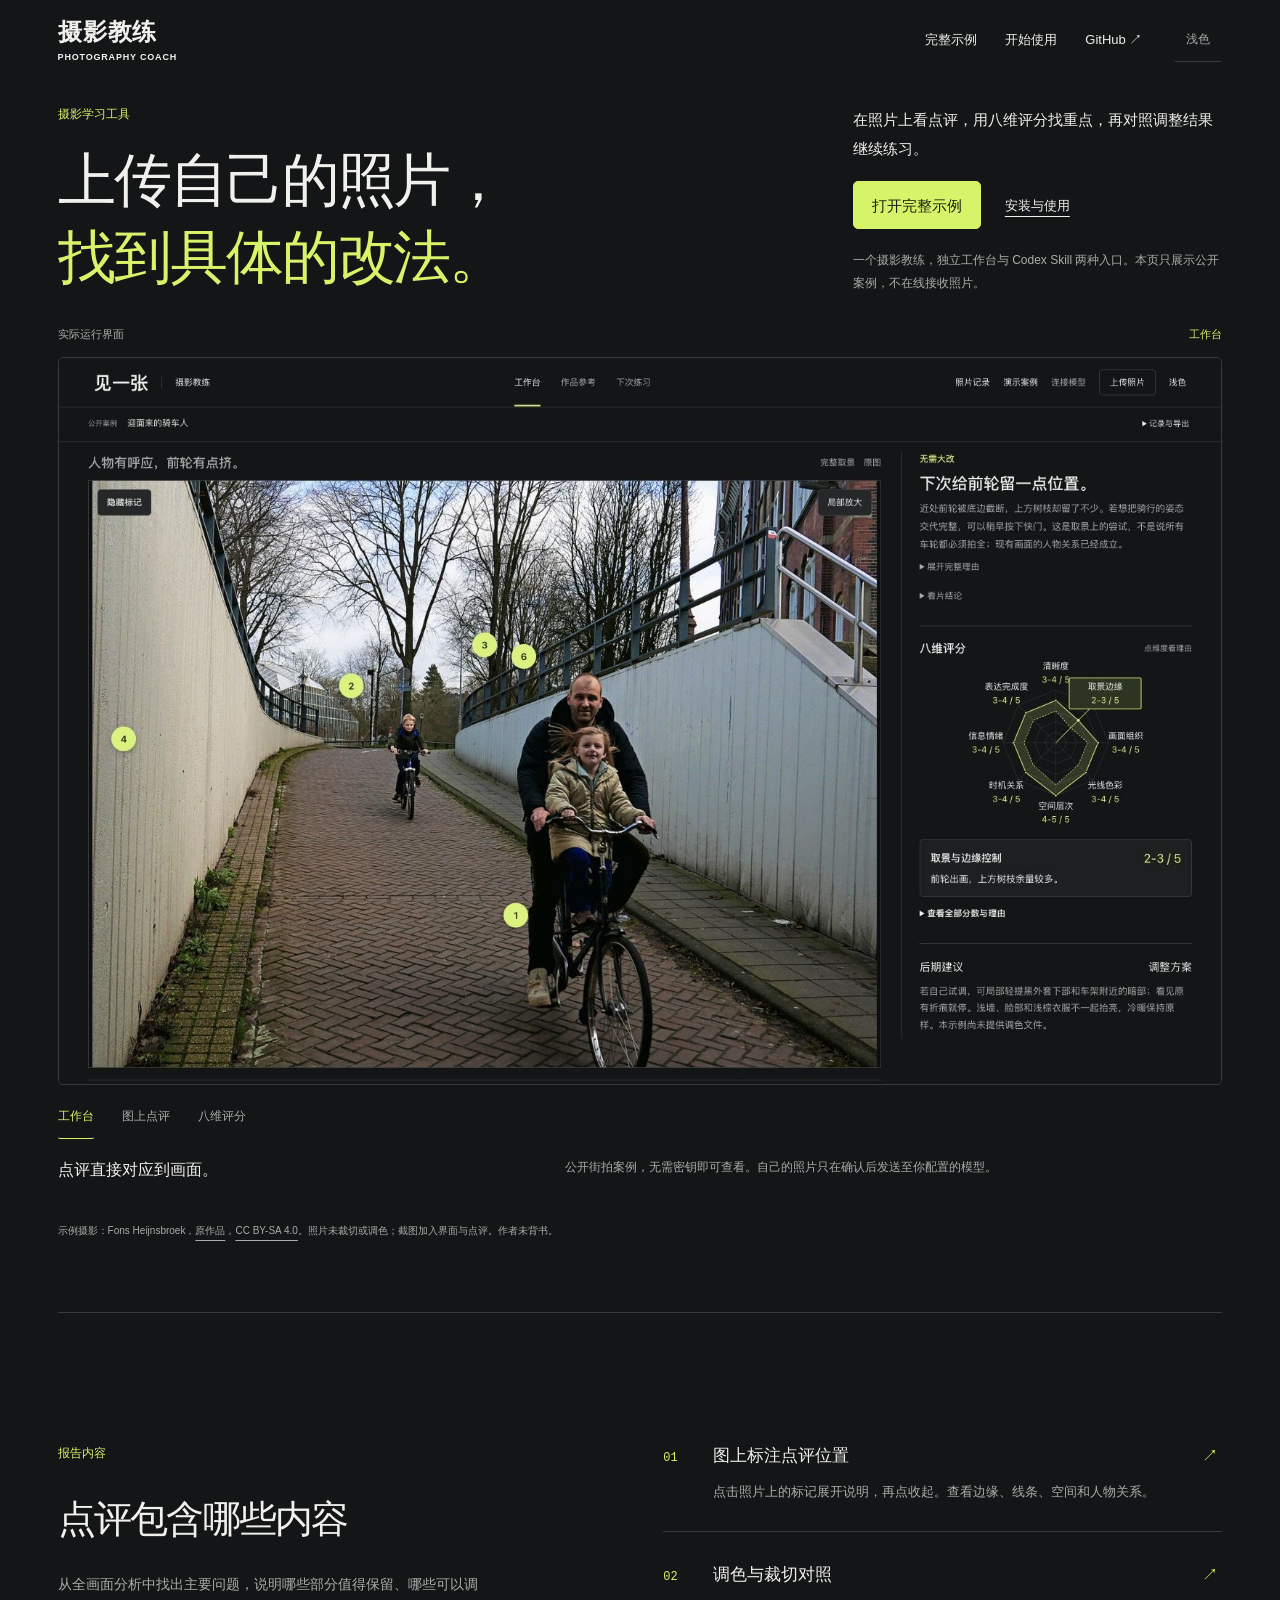
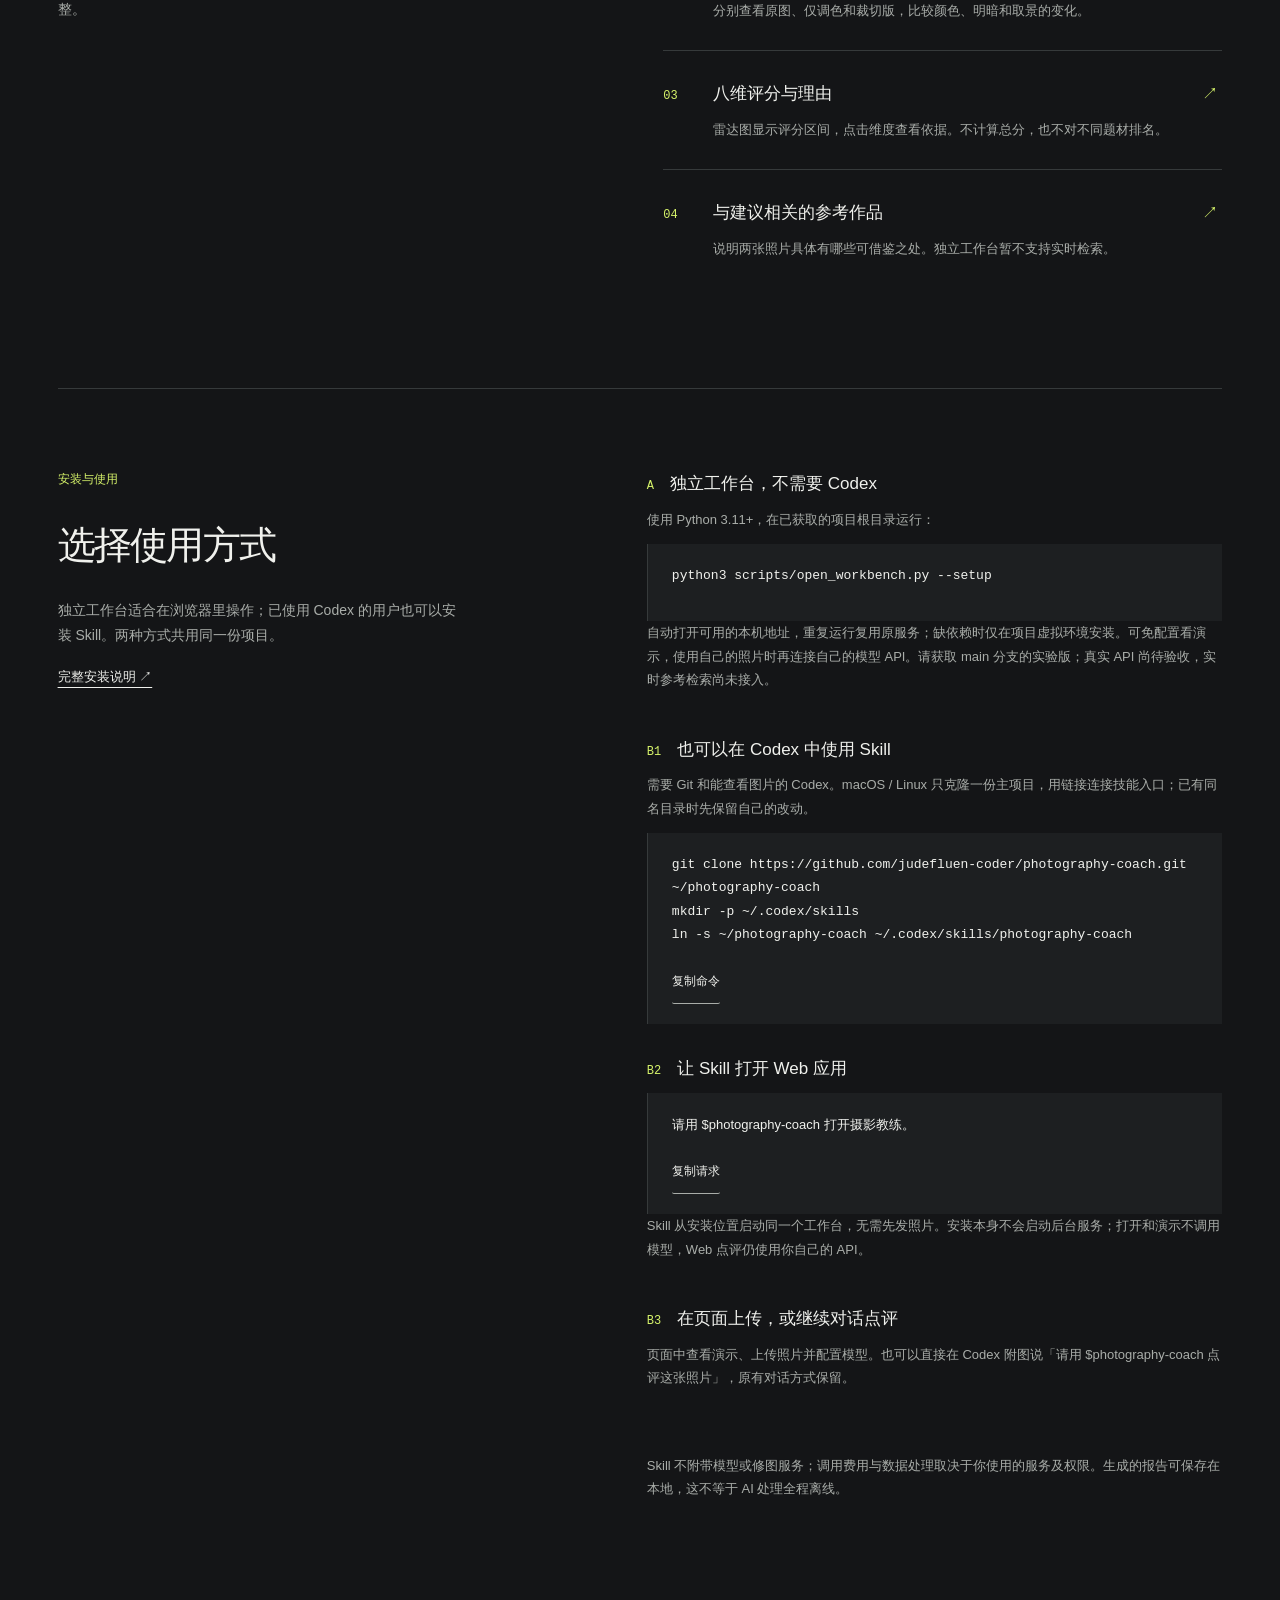
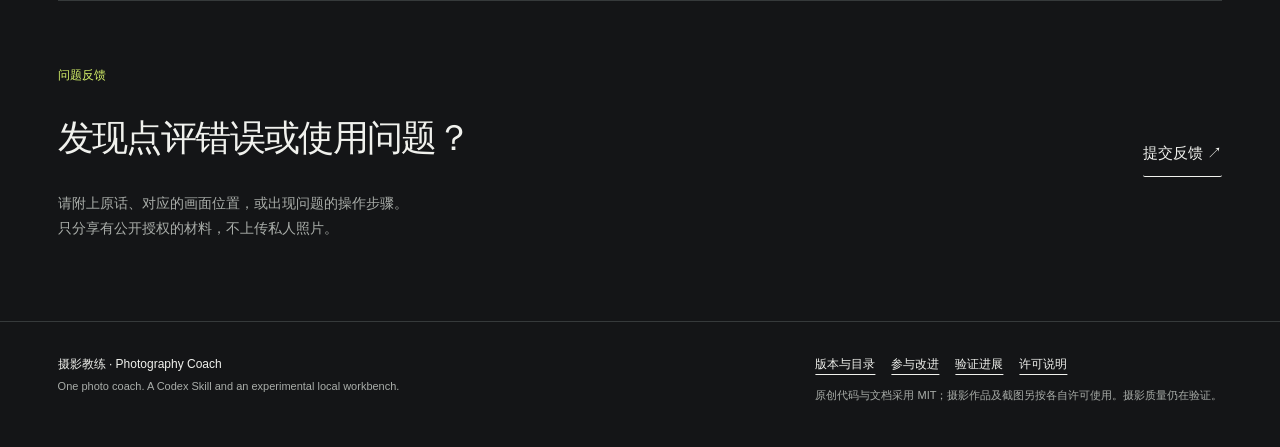
<file: docs/index.html>
<!doctype html>
<html lang="zh-CN">
<head>
  <meta charset="utf-8">
  <meta name="viewport" content="width=device-width, initial-scale=1">
  <meta name="description" content="Photography Coach 摄影教练：照片分析、八维评分、调色对照和拍摄练习。提供独立本机工作台和 Codex Skill 两种使用方式。">
  <meta name="color-scheme" content="dark light">
  <title>Photography Coach · 照片点评与调整建议</title>
  <link rel="icon" href="data:,">
  <link rel="stylesheet" href="site.css">
  <script src="site.js" defer></script>
</head>
<body>
  <a class="skip" href="#main">跳到正文</a>
  <header class="site-header">
    <a class="wordmark" href="index.html">摄影教练<span>Photography Coach</span></a>
    <nav aria-label="项目导航"><a href="demo-street/index.html">完整示例</a><a href="#start">开始使用</a><a href="https://github.com/judefluen-coder/photography-coach">GitHub ↗</a></nav>
    <button class="theme-button" id="themeToggle" type="button" hidden aria-label="切换深浅主题">切换主题</button>
  </header>
  <main id="main">
    <section class="hero" aria-labelledby="heroTitle">
      <div class="hero-heading">
        <p class="eyebrow">摄影学习工具</p>
        <h1 id="heroTitle">上传自己的照片，<br><span>找到具体的改法。</span></h1>
      </div>
      <div class="intro">
        <p class="intro-copy">在照片上看点评，用八维评分找重点，再对照调整结果继续练习。</p>
        <div class="actions"><a class="button primary" href="demo-street/index.html">打开完整示例</a><a class="text-link" href="#start">安装与使用</a></div>
        <p class="boundary">一个摄影教练，独立工作台与 Codex Skill 两种入口。本页只展示公开案例，不在线接收照片。</p>
      </div>
      <figure class="sample">
        <div class="sample-topline"><span>实际运行界面</span><span id="sampleVersion" aria-live="polite">工作台</span></div>
        <div class="sample-image"><img id="sampleImage" src="images/workbench-browser.jpg" width="1600" height="1000" fetchpriority="high" alt="暗房工作台实际截图：左侧完整照片，右侧建议、八维评分和理由"></div>
        <div class="sample-controls" id="sampleControls" role="group" aria-label="查看产品界面" hidden>
          <button type="button" data-version="workbench" aria-pressed="true">工作台</button><button type="button" data-version="annotation" aria-pressed="false">图上点评</button><button type="button" data-version="scores" aria-pressed="false">八维评分</button>
        </div>
        <figcaption><strong>点评直接对应到画面。</strong><span id="sampleNote">公开街拍案例，无需密钥即可查看。自己的照片只在确认后发送至你配置的模型。</span></figcaption>
        <p class="photo-credit">示例摄影：Fons Heijnsbroek，<a href="https://commons.wikimedia.org/wiki/File:A_small_familie_is_biking_through_the_bicycle_tunnel,_in_the_city;_free_photo_Amsterdam_by_Fons_Heijnsbroek,_04-2022.jpg">原作品</a>，<a href="https://creativecommons.org/licenses/by-sa/4.0/">CC BY-SA 4.0</a>。照片未裁切或调色；截图加入界面与点评。作者未背书。</p>
      </figure>
    </section>
    <section class="walkthrough" aria-labelledby="walkTitle">
      <div class="section-intro"><p class="eyebrow">报告内容</p><h2 id="walkTitle">点评包含哪些内容</h2><p>从全画面分析中找出主要问题，说明哪些部分值得保留、哪些可以调整。</p></div>
      <ol class="feature-list">
        <li><a href="demo-street/index.html#readTitle"><span class="number">01</span><div><h3>图上标注点评位置</h3><p>点击照片上的标记展开说明，再点收起。查看边缘、线条、空间和人物关系。</p></div><span class="arrow" aria-hidden="true">↗</span></a></li>
        <li><a href="demo/index.html#photoStage"><span class="number">02</span><div><h3>调色与裁切对照</h3><p>分别查看原图、仅调色和裁切版，比较颜色、明暗和取景的变化。</p></div><span class="arrow" aria-hidden="true">↗</span></a></li>
        <li><a href="demo-street/index.html#scoreTitle"><span class="number">03</span><div><h3>八维评分与理由</h3><p>雷达图显示评分区间，点击维度查看依据。不计算总分，也不对不同题材排名。</p></div><span class="arrow" aria-hidden="true">↗</span></a></li>
        <li><a href="demo-street/index.html#referenceTitle"><span class="number">04</span><div><h3>与建议相关的参考作品</h3><p>说明两张照片具体有哪些可借鉴之处。独立工作台暂不支持实时检索。</p></div><span class="arrow" aria-hidden="true">↗</span></a></li>
      </ol>
    </section>
    <section class="getting-started" id="start" aria-labelledby="startTitle">
      <div class="section-intro"><p class="eyebrow">安装与使用</p><h2 id="startTitle">选择使用方式</h2><p>独立工作台适合在浏览器里操作；已使用 Codex 的用户也可以安装 Skill。两种方式共用同一份项目。</p><a class="text-link" href="https://github.com/judefluen-coder/photography-coach#开始使用">完整安装说明 ↗</a></div>
      <div class="steps">
        <div class="step"><div class="step-heading"><span class="number">A</span><h3>独立工作台，不需要 Codex</h3></div><p>使用 Python 3.11+，在已获取的项目根目录运行：</p><div class="copy-block"><pre><code>python3 scripts/open_workbench.py --setup</code></pre></div><p>自动打开可用的本机地址，重复运行复用原服务；缺依赖时仅在项目虚拟环境安装。可免配置看演示，使用自己的照片时再连接自己的模型 API。请获取 main 分支的实验版；真实 API 尚待验收，实时参考检索尚未接入。</p></div>
        <div class="step"><div class="step-heading"><span class="number">B1</span><h3>也可以在 Codex 中使用 Skill</h3></div><p>需要 Git 和能查看图片的 Codex。macOS / Linux 只克隆一份主项目，用链接连接技能入口；已有同名目录时先保留自己的改动。</p><div class="copy-block"><pre><code id="installCommand">git clone https://github.com/judefluen-coder/photography-coach.git ~/photography-coach
mkdir -p ~/.codex/skills
ln -s ~/photography-coach ~/.codex/skills/photography-coach</code></pre><button type="button" data-copy="installCommand" hidden>复制命令</button></div></div>
        <div class="step"><div class="step-heading"><span class="number">B2</span><h3>让 Skill 打开 Web 应用</h3></div><div class="copy-block"><p id="starterPrompt">请用 $photography-coach 打开摄影教练。</p><button type="button" data-copy="starterPrompt" hidden>复制请求</button></div><p>Skill 从安装位置启动同一个工作台，无需先发照片。安装本身不会启动后台服务；打开和演示不调用模型，Web 点评仍使用你自己的 API。</p></div>
        <div class="step"><div class="step-heading"><span class="number">B3</span><h3>在页面上传，或继续对话点评</h3></div><p>页面中查看演示、上传照片并配置模型。也可以直接在 Codex 附图说「请用 $photography-coach 点评这张照片」，原有对话方式保留。</p></div>
        <p id="copyStatus" class="status" role="status"></p><textarea id="copyFallback" aria-label="自动复制不可用，请手动复制" readonly hidden></textarea>
        <p class="service-note">Skill 不附带模型或修图服务；调用费用与数据处理取决于你使用的服务及权限。生成的报告可保存在本地，这不等于 AI 处理全程离线。</p>
      </div>
    </section>
    <section class="contribute" aria-labelledby="contributeTitle"><div><p class="eyebrow">问题反馈</p><h2 id="contributeTitle">发现点评错误或使用问题？</h2><p>请附上原话、对应的画面位置，或出现问题的操作步骤。<br>只分享有公开授权的材料，不上传私人照片。</p></div><a class="button secondary" href="https://github.com/judefluen-coder/photography-coach/issues/new/choose">提交反馈 ↗</a></section>
  </main>
  <footer><p>摄影教练 · Photography Coach<br><span>One photo coach. A Codex Skill and an experimental local workbench.</span></p><div><a href="https://github.com/judefluen-coder/photography-coach/blob/main/docs/versions.md">版本与目录</a><a href="https://github.com/judefluen-coder/photography-coach/blob/main/CONTRIBUTING.md">参与改进</a><a href="https://github.com/judefluen-coder/photography-coach#验证进展">验证进展</a><a href="https://github.com/judefluen-coder/photography-coach#许可证">许可说明</a><p>原创代码与文档采用 MIT；摄影作品及截图另按各自许可使用。摄影质量仍在验证。</p></div></footer>
  <noscript><p class="noscript">已展示工作台真实截图。交互报告需要 JavaScript；安装命令与请求文字仍可手动复制。</p></noscript>
</body>
</html>
</file>
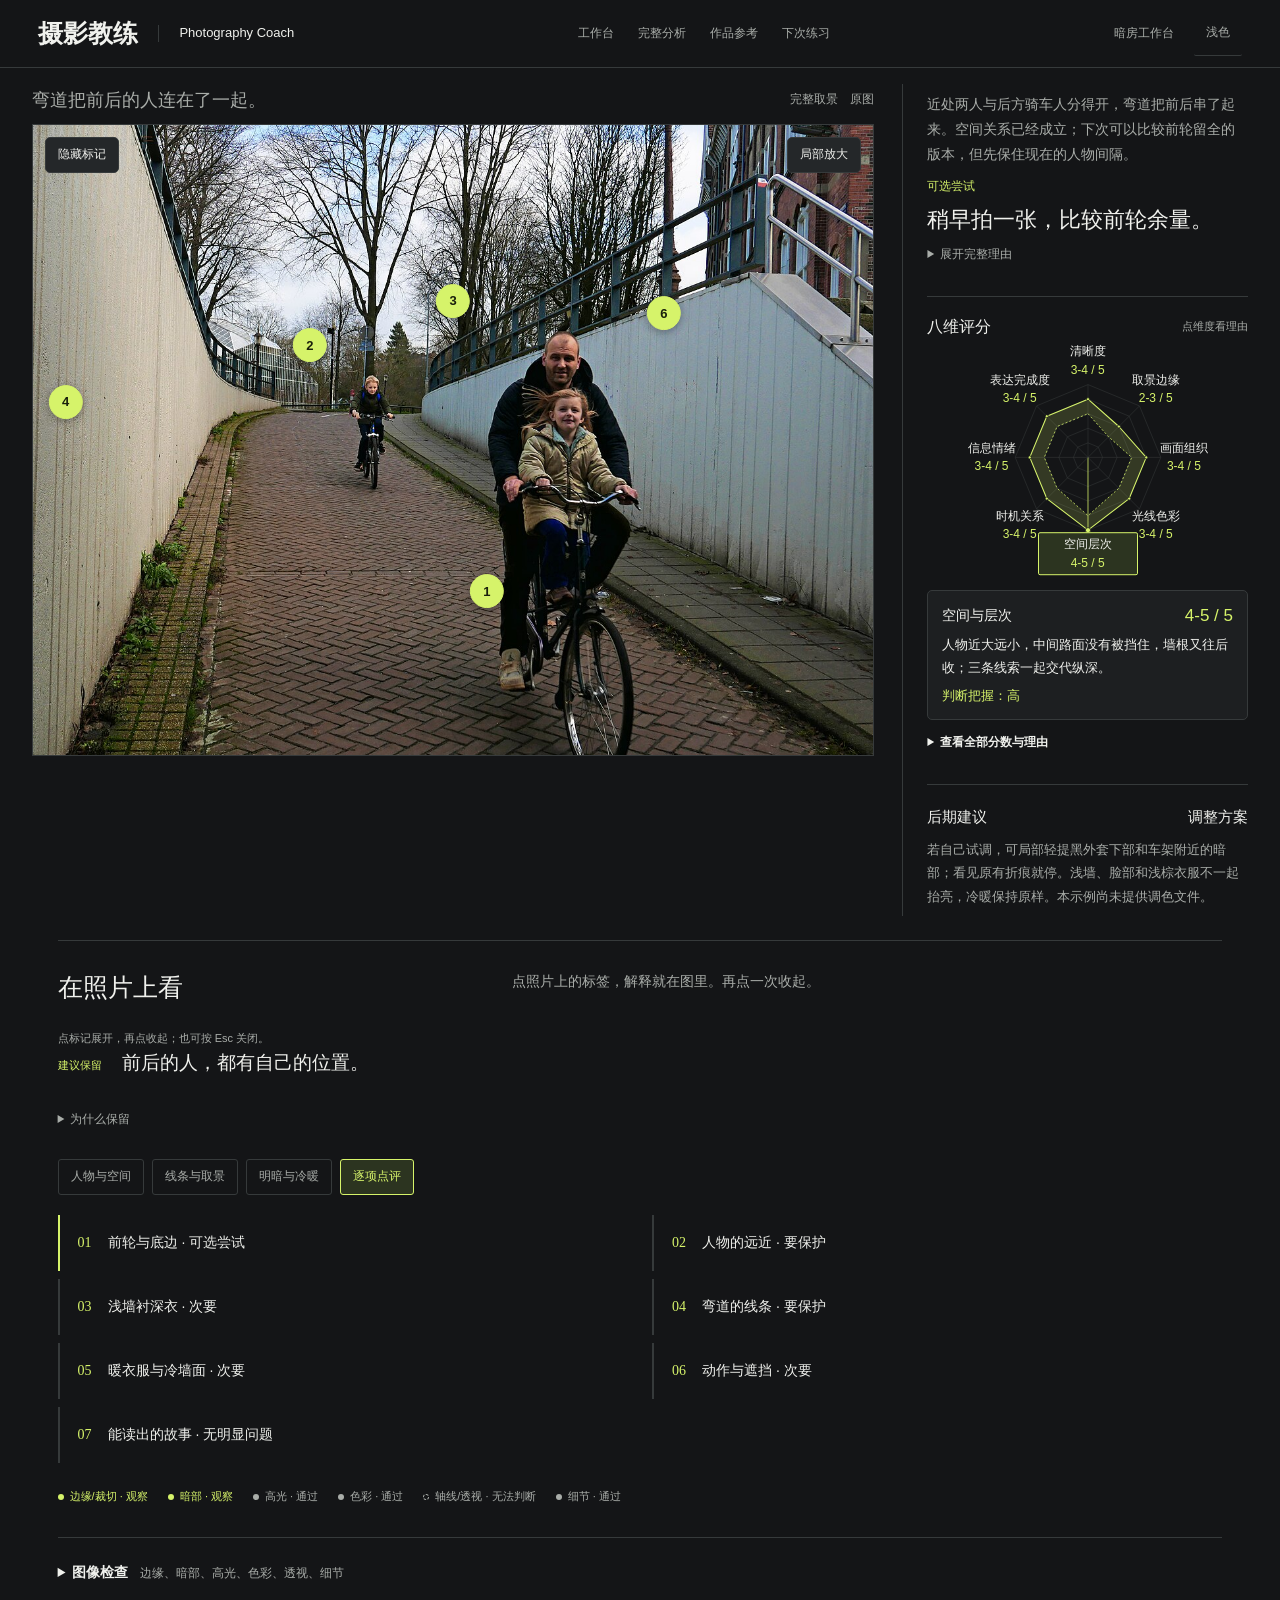
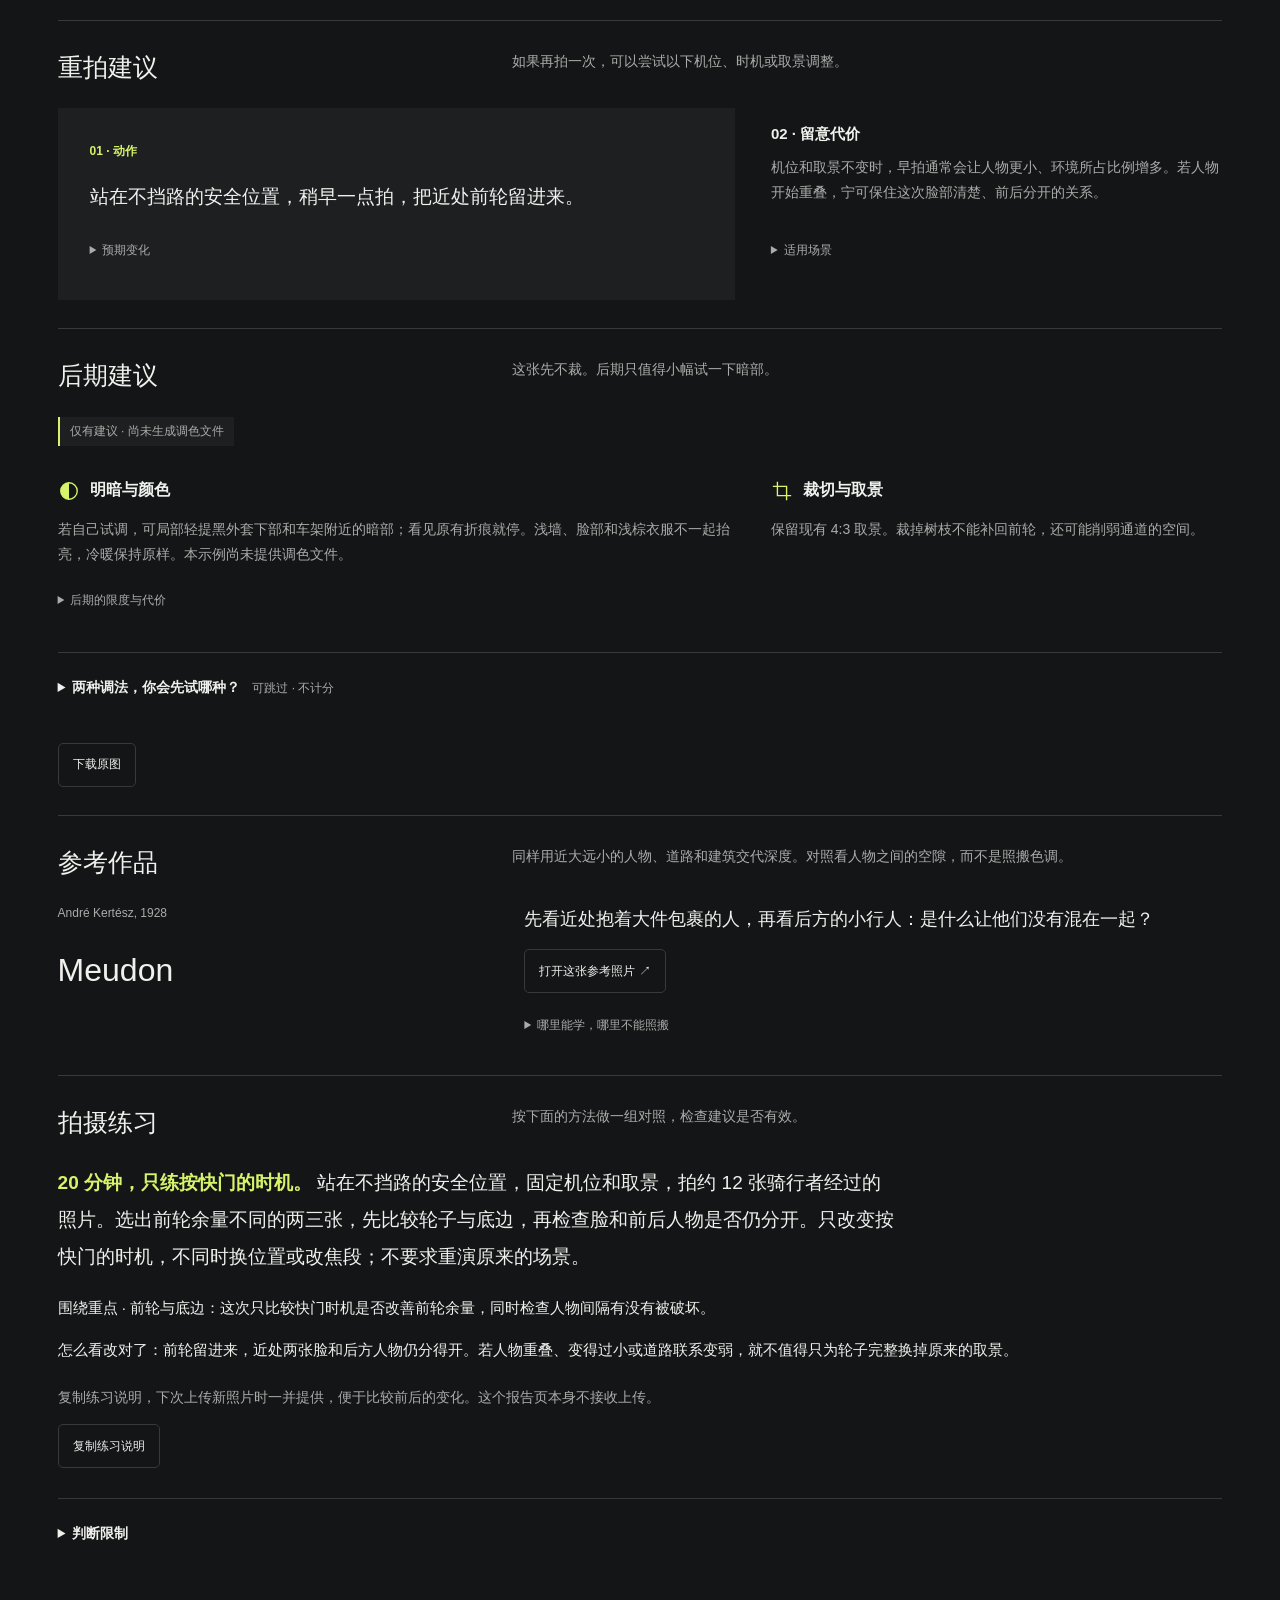
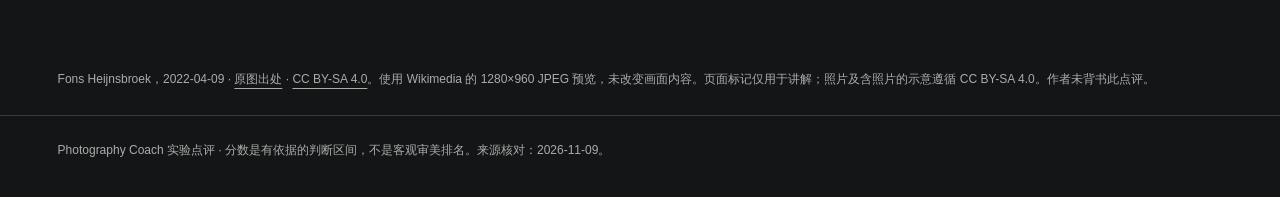
<file: docs/demo-street/index.html>
<!doctype html>
<!--
Phosphor Icons (image / arrows-horizontal), https://github.com/phosphor-icons/core
MIT License

Copyright (c) 2023 Phosphor Icons

Permission is hereby granted, free of charge, to any person obtaining a copy
of this software and associated documentation files (the "Software"), to deal
in the Software without restriction, including without limitation the rights
to use, copy, modify, merge, publish, distribute, sublicense, and/or sell
copies of the Software, and to permit persons to whom the Software is
furnished to do so, subject to the following conditions:

The above copyright notice and this permission notice shall be included in all
copies or substantial portions of the Software.

THE SOFTWARE IS PROVIDED "AS IS", WITHOUT WARRANTY OF ANY KIND, EXPRESS OR
IMPLIED, INCLUDING BUT NOT LIMITED TO THE WARRANTIES OF MERCHANTABILITY,
FITNESS FOR A PARTICULAR PURPOSE AND NONINFRINGEMENT. IN NO EVENT SHALL THE
AUTHORS OR COPYRIGHT HOLDERS BE LIABLE FOR ANY CLAIM, DAMAGES OR OTHER
LIABILITY, WHETHER IN AN ACTION OF CONTRACT, TORT OR OTHERWISE, ARISING FROM,
OUT OF OR IN CONNECTION WITH THE SOFTWARE OR THE USE OR OTHER DEALINGS IN THE
SOFTWARE.
-->
<html lang="zh-CN">
<head>
  <meta charset="utf-8">
  <meta name="viewport" content="width=device-width, initial-scale=1">
  <meta name="description" content="Photography Coach 单张照片点评">
  <title>Photography Coach</title>
  <link rel="icon" href="data:,">
  <style>
    /* Darkroom layout, shared palette with the local workbench. Standalone and offline.
       Full-frame fit by default; actual tone assets only. Layers: photo 1, nav 5, skip 6. */
    :root {
      color-scheme: dark;
      --bg: #141517; --surface: #1d1f21; --surface-strong: #242729;
      --text: #f0f1ed; --muted: #a9ada9; --faint: #a9ada9; --line: #363a3b;
      --accent: #d6f36a; --accent-text: #1a200c; --accent-soft: #2c3420;
      --photo-bg: #0d0f10; --radius: 5px;
      --serif: "Songti SC", "Noto Serif SC", "Noto Serif CJK SC", "Source Han Serif SC", serif;
      --sans: -apple-system, BlinkMacSystemFont, "PingFang SC", "Noto Sans SC", "Hiragino Sans GB", "Microsoft YaHei", sans-serif;
    }
    @media (prefers-color-scheme: dark) {
      :root:not([data-theme="light"]) {
        --bg: #141517; --surface: #1d1f21; --surface-strong: #242729;
        --text: #f0f1ed; --muted: #a9ada9; --faint: #a9ada9; --line: #363a3b;
        --accent: #d6f36a; --accent-text: #1a200c; --accent-soft: #2c3420; --photo-bg: #0d0f10;
      }
    }
    :root[data-theme="dark"] {
      color-scheme: dark;
      --bg: #141517; --surface: #1d1f21; --surface-strong: #242729;
      --text: #f0f1ed; --muted: #a9ada9; --faint: #a9ada9; --line: #363a3b;
      --accent: #d6f36a; --accent-text: #1a200c; --accent-soft: #2c3420; --photo-bg: #0d0f10;
    }
    :root[data-theme="light"] { color-scheme: light; --bg:#f5f5f0; --surface:#e9ebe3; --surface-strong:#fafbf7; --text:#252a24; --muted:#62695e; --faint:#62695e; --line:#d5d9ce; --accent:#526c18; --accent-text:#ffffff; --accent-soft:#e4edcf; --photo-bg:#e3e6de; }
    * { box-sizing: border-box; }
    html { scroll-behavior: smooth; scroll-padding-top: 80px; }
    body { margin: 0; background: var(--bg); color: var(--text); font-family: var(--sans); font-size: 15px; line-height: 1.8; -webkit-font-smoothing: antialiased; }
    button, a, textarea { font: inherit; }
    button, .button-primary, .button-quiet { touch-action: manipulation; }
    button { cursor: pointer; }
    a { color: inherit; text-underline-offset: 5px; }
    img { display: block; max-width: 100%; }
    [hidden] { display: none !important; }
    h1, h2, h3, p { margin-top: 0; }
    .topbar { min-height: 80px; display: flex; align-items: center; justify-content: space-between; gap: 24px; max-width: 1440px; margin: auto; padding: 0 clamp(20px, 4.5vw, 64px); }
    .brand { font-size: 24px; font-weight: 750; letter-spacing: .04em; line-height: 1.3; }
    .brand small { display: block; font-size: 9px; letter-spacing: .09em; font-weight: 550; margin-top: 5px; text-transform: uppercase; }
    .topbar-actions { display: flex; align-items: center; gap: 20px; }
    .topbar-actions span { color: var(--muted); font-size: 12px; }
    .theme-button { min-width: 48px; height: 44px; padding: 0 8px; border: 0; border-bottom: 1px solid var(--line); border-radius: 2px; background: transparent; color: var(--muted); font-size: 12px; }
    .report-nav { position: sticky; top: 0; z-index: 5; display: flex; gap: 32px; overflow-x: auto; padding-inline: max(clamp(20px, 4.5vw, 64px), calc((100vw - 1312px) / 2)); border-bottom: 1px solid var(--line); background: var(--bg); }
    .report-nav a { flex: 0 0 auto; padding: 14px 0; color: var(--muted); text-decoration: none; font-size: 13px; }
    .report-nav a:hover, .report-nav a:focus-visible { color: var(--accent); }
    .skip { position: absolute; left: 20px; top: -100px; background: var(--bg); padding: 12px; z-index: 6; }
    .skip:focus { top: 12px; }
    .workspace { max-width: 1440px; margin: auto; padding: 42px clamp(20px, 4.5vw, 64px) 64px; }
    .hero { display: grid; grid-template-columns: minmax(0, 1.45fr) minmax(320px, .8fr); gap: clamp(32px, 5vw, 72px); align-items: start; }
    .photo-shell { min-width: 0; }
    .photo-heading { display: flex; justify-content: space-between; align-items: center; margin-bottom: 12px; color: var(--muted); font-size: 12px; }
    .photo-heading span:last-child { color: var(--accent); }
    .photo-stage { position: relative; width: 100%; aspect-ratio: 4 / 3; max-height: min(58dvh, 620px); overflow: hidden; background: var(--photo-bg); }
    .photo-stage img { position: absolute; inset: 0; width: 100%; height: 100%; object-fit: contain; transition: opacity 160ms ease; opacity: 0; }
    .photo-stage[data-mode="source"] .source { opacity: 1; }
    .photo-stage[data-mode="color"] .color { opacity: 1; }
    .photo-stage[data-mode="treatment"] .treatment { opacity: 1; }
    .photo-stage[data-mode="compare"] .source { opacity: 1; }
    .photo-stage[data-mode="compare"] .color { opacity: 1; clip-path: inset(0 0 0 var(--split, 50%)); }
    .comparison-labels { display: flex; justify-content: space-between; padding-top: 10px; color: var(--muted); font-size: 12px; }
    .comparison-divider { position: absolute; inset-block: 0; left: var(--split, 50%); width: 2px; background: #f7f5f0; box-shadow: 0 0 0 1px rgb(23 25 22 / 20%); pointer-events: none; }
    .comparison-divider::after { content: "↔"; position: absolute; top: 50%; left: 50%; transform: translate(-50%, -50%); display: grid; place-items: center; width: 30px; height: 40px; border: 1px solid #deded5; border-radius: 4px; background: #f7f5f0; color: #292b27; font-size: 17px; }
    .comparison-control { padding-top: 4px; }
    .comparison-control label { display: block; font-size: 12px; color: var(--muted); }
    .comparison-control input { display: block; width: 100%; min-height: 44px; margin: 0; accent-color: var(--accent); cursor: ew-resize; }
    #toggleCompare[aria-pressed="true"] { color: var(--accent); border-color: var(--accent); background: var(--accent-soft); }
    .photo-toolbar { display: flex; align-items: center; justify-content: space-between; gap: 10px; margin-top: 14px; flex-wrap: wrap; }
    .tabs { display: inline-grid; grid-auto-flow: column; grid-auto-columns: 1fr; gap: 16px; }
    .tabs button { min-height: 44px; padding: 6px 0; border: 0; border-bottom: 1px solid transparent; border-radius: 2px; background: transparent; color: var(--muted); font-size: 12px; }
    .tabs button[aria-pressed="true"] { border-color: var(--accent); color: var(--accent); }
    button:active, .button-primary:active, .button-quiet:active { transform: translateY(1px); }
    .button-primary, .button-quiet { min-height: 44px; display: inline-flex; align-items: center; justify-content: center; padding: 8px 14px; border-radius: 2px; font-size: 12px; font-weight: 500; text-decoration: none; }
    .button-primary { background: var(--text); color: var(--bg); border: 1px solid var(--text); }
    .button-quiet { border: 1px solid var(--line); background: transparent; color: var(--text); }
    .button-quiet:hover, .theme-button:hover { border-color: var(--accent); color: var(--accent); }
    .hero-copy { padding: 0; }
    .kicker { margin: 0 0 24px; color: var(--accent); font-size: 12px; font-weight: 500; letter-spacing: .08em; }
    h1 { margin-bottom: 28px; font-family: var(--serif); font-size: clamp(30px, 2.9vw, 42px); line-height: 1.5; letter-spacing: -.04em; font-weight: 400; text-wrap: balance; }
    .lead { margin-bottom: 32px; color: var(--muted); font-size: 14px; line-height: 2; }
    .priority { padding: 24px 0 0; border-top: 1px solid var(--line); }
    .priority-label { display: block; margin-bottom: 12px; color: var(--accent); font-size: 12px; font-weight: 500; }
    .priority strong { display: block; margin-bottom: 12px; font-family: var(--serif); font-size: 21px; font-weight: 500; line-height: 1.65; }
    .priority p { margin: 0; color: var(--muted); font-size: 13px; line-height: 1.9; }
    .report { max-width: 1440px; margin: auto; padding: 0 clamp(20px, 4.5vw, 64px) 64px; }
    section { padding: 42px 0; border-top: 1px solid var(--line); }
    .section-head { display: grid; grid-template-columns: minmax(220px, .75fr) minmax(0, 1.25fr); gap: 48px; align-items: start; margin-bottom: 30px; }
    h2 { margin-bottom: 0; font-family: var(--serif); font-size: clamp(28px, 2.7vw, 38px); line-height: 1.5; letter-spacing: -.04em; font-weight: 400; }
    .section-head p { margin: 0; color: var(--muted); font-size: 14px; }
    .read-grid { display: grid; grid-template-columns: 1.15fr .85fr; gap: 56px; padding-block: 14px 24px; }
    .main-read, .keep-read { padding-left: 20px; border-left: 1px solid var(--line); }
    .main-read { border-color: var(--accent); }
    .read-grid small { display: block; margin-bottom: 10px; color: var(--accent); font-size: 12px; font-weight: 650; }
    .read-grid h3 { margin-bottom: 12px; font-family: var(--serif); font-size: 22px; font-weight: 500; line-height: 1.7; }
    .read-grid p { margin: 0; color: var(--muted); font-size: 14px; }
    .observation-workspace { display: grid; grid-template-columns: minmax(0, 1.2fr) minmax(0, .8fr); gap: 36px; margin-top: 36px; align-items: start; }
    .guide-controls { display: flex; flex-wrap: wrap; gap: 8px; margin-top: 28px; }
    .guide-controls button { min-height: 44px; padding: 9px 14px; border: 1px solid var(--line); border-radius: 3px; background: transparent; color: var(--muted); font-size: 13px; }
    .guide-controls button[aria-pressed="true"] { border-color: var(--accent); background: var(--accent-soft); color: var(--accent); }
    .guide-controls:not([hidden]) + .observation-workspace { margin-top: 20px; }
    .guide-panel { min-width: 0; }
    .guide-panel > small { display: block; color: var(--muted); margin: 0 0 10px; font-size: 12px; }
    .guide-sketch { position: relative; aspect-ratio: 4 / 3; overflow: hidden; background: #eeeae1; border: 1px solid var(--line); }
    .guide-overlay { position: absolute; inset: 0; overflow: hidden; pointer-events: none; }
    .guide-overlay, .pin-layer { z-index: 2; }
    .note-connector { position: absolute; inset: 0; width: 100%; height: 100%; z-index: 1; pointer-events: none; }
    .note-connector svg { display: block; width: 100%; height: 100%; }
    .note-connector line { stroke: var(--accent); stroke-width: 1.5; vector-effect: non-scaling-stroke; }
    .guide-canvas { width: 100%; height: 100%; display: block; }
    .guide-shape { vector-effect: non-scaling-stroke; stroke-linejoin: round; stroke-linecap: round; }
    .guide-area { fill: var(--guide-tone); stroke: var(--guide-tone); stroke-width: 1.5; }
    .guide-overlay .guide-area { fill-opacity: .10; stroke-width: 2; }
    .guide-sketch .guide-area { fill-opacity: .9; }
    .guide-line { fill: none; stroke: var(--guide-tone); stroke-width: 2.5; }
    .guide-arrow { fill: var(--guide-tone); }
    .guide-label { position: absolute; transform: translate(-50%, -50%); width: max-content; max-width: 112px; padding: 3px 6px; border-radius: 2px; background: rgb(255 252 245 / 94%); color: #303934; font-size: 11px; line-height: 1.5; text-align: center; box-shadow: 0 1px 4px rgb(0 0 0 / 10%); }
    button.guide-label { pointer-events: auto; min-height: 44px; max-width: 128px; padding: 6px 9px; border: 1px solid #fffaf2; font-size: 12px; }
    button.guide-label::after { content: ' +'; color: #94452e; font-weight: 700; }
    button.guide-label[aria-expanded="true"] { border-color: #94452e; outline: 2px solid #fffaf2; }
    button.guide-label[aria-expanded="true"]::after { content: ' −'; }
    button.guide-label:active { transform: translate(-50%, -50%); }
    .photo-note { position: absolute; z-index: 4; width: min(290px, calc(100% - 16px)); max-height: calc(100% - 16px); overflow-y: auto; overscroll-behavior: contain; padding: 12px 16px 16px; border: 1px solid var(--accent); border-radius: 3px; background: var(--surface-strong); color: var(--text); box-shadow: 0 5px 22px rgb(0 0 0 / 18%); }
    .photo-note-head { display: flex; justify-content: space-between; align-items: center; gap: 12px; }
    .photo-note h3 { margin: 0; font-size: 15px; font-weight: 600; line-height: 1.6; }
    .photo-note-close { flex: 0 0 44px; width: 44px; height: 44px; margin-right: -10px; border: 0; background: transparent; color: var(--muted); font-size: 12px; }
    .photo-note p { margin: 6px 0 0; font-size: 13px; line-height: 1.85; overflow-wrap: anywhere; }
    .photo-note details { margin-top: 10px; padding: 0; border: 0; }
    .photo-note summary { min-height: 32px; padding: 3px 0; font-size: 12px; color: var(--muted); }
    .photo-note details p { font-size: 12px; color: var(--muted); }
    .photo-note .button-quiet { margin-top: 12px; }
    .inspection { position: sticky; top: 80px; z-index: 1; min-width: 0; }
    .annotated-photo { position: relative; background: var(--photo-bg); }
    .annotated-photo img { width: 100%; height: auto; }
    .region-layer { position: absolute; inset: 0; pointer-events: none; overflow: hidden; }
    .region { position: absolute; border: 2px solid var(--accent); background: rgb(228 154 102 / 12%); }
    .region.crop { border-style: dashed; background: transparent; box-shadow: 0 0 0 2000px rgb(0 0 0 / 45%); }
    .inspection-toolbar { display: flex; flex-wrap: wrap; gap: 10px; margin: 12px 0; }
    .inspection-toolbar button[aria-pressed="true"] { border-color: var(--accent); color: var(--accent); }
    .inspection-caption { min-height: 3em; color: var(--muted); font-size: 13px; }
    .pin-layer { position: absolute; inset: 0; pointer-events: none; }
    .photo-pin { position: absolute; transform: translate(-50%, -50%); pointer-events: auto; width: 44px; height: 44px; border: 2px solid #fffaf2; border-radius: 50%; background: #94452e; color: #fffaf2; box-shadow: 0 2px 8px rgb(0 0 0 / 30%); font: 600 13px/1 var(--sans); }
    .photo-pin:active { transform: translate(-50%, -50%); }
    .photo-pin[aria-current="true"] { outline: 3px solid #94452e; outline-offset: 3px; }
    .map { display: grid; gap: 0; }
    .map-item { padding-left: 18px; border-left: 2px solid var(--line); }
    .map-item.primary, .map-item.selected { border-color: var(--accent); }
    .map-label { display: flex; align-items: baseline; justify-content: space-between; gap: 12px; margin-bottom: 4px; }
    .map-item strong { font-size: 15px; }
    .map-item small { color: var(--faint); font-size: 11px; white-space: nowrap; }
    .map-item.primary small { color: var(--accent); }
    .map-item { padding-block: 12px; }
    .map-item p { display: none; margin: 10px 0; color: var(--muted); font-size: 13px; line-height: 1.85; }
    .map-item.selected p { display: block; }
    .map-item button { width: 100%; margin-top: 0; padding: 0; text-align: left; min-height: 44px; border: 0; background: transparent; color: var(--text); border-radius: 2px; font-size: 14px; }
    .map-item button .map-number { display: inline-block; color: var(--accent); font: 14px Georgia, serif; width: 30px; }
    .map-item.selected button { border-color: var(--accent); }
    .observation-workspace.text-only { display: block; }
    .text-only .map { grid-template-columns: 1fr 1fr; gap: 28px; }
    .integrity { display: grid; grid-template-columns: 1fr 1fr; gap: 24px 36px; margin-top: 24px; }
    .integrity p { margin: 0; color: var(--muted); font-size: 13px; }
    .integrity strong { display: block; color: var(--text); margin-bottom: 6px; font-size: 14px; }
    /* Figma 5:134: dynamic radar geometry follows each report's 0–5 intervals. */
    .score-visual { display: grid; grid-template-columns: minmax(0, 1.2fr) minmax(250px, .8fr); align-items: center; gap: clamp(28px, 5vw, 72px); }
    .radar-figure { margin: 0; min-width: 0; }
    .radar-plot { position: relative; width: 100%; max-width: 560px; aspect-ratio: 500 / 460; margin: auto; }
    .radar-plot svg { width: 100%; height: 100%; display: block; overflow: visible; }
    .radar-grid, .radar-axis { fill: none; stroke: var(--line); stroke-width: 1; }
    .radar-axis[data-selected="true"] { stroke: var(--accent); stroke-width: 1.5; }
    .radar-band { fill: var(--accent); fill-opacity: .16; fill-rule: evenodd; }
    .radar-upper, .radar-lower { fill: none; stroke: var(--accent); stroke-width: 2; stroke-linejoin: round; }
    .radar-lower { stroke-width: 1.5; stroke-dasharray: 4 4; }
    .radar-interval { stroke: var(--accent); stroke-width: 3; stroke-linecap: round; }
    .radar-dot { fill: var(--accent); stroke: var(--bg); stroke-width: 1.5; }
    .radar-choice { position: absolute; transform: translate(-50%, -50%); width: 104px; min-height: 44px; padding: 3px; border: 1px solid transparent; border-radius: 2px; background: transparent; color: var(--text); font-size: 13px; line-height: 1.5; text-align: center; }
    .radar-choice span { display: block; color: var(--accent); font-size: 12px; margin-top: 2px; font-variant-numeric: tabular-nums; }
    .radar-choice:hover, .radar-choice[aria-pressed="true"] { background: var(--accent-soft); border-color: var(--accent); }
    .radar-choice:active { transform: translate(-50%, -50%); }
    .radar-legend { display: flex; justify-content: center; flex-wrap: wrap; gap: 8px 22px; color: var(--muted); font-size: 11px; }
    .radar-legend span::before { content: ''; display: inline-block; width: 22px; vertical-align: middle; margin-right: 7px; border-top: 2px solid var(--accent); }
    .radar-legend .lower::before { border-top-style: dashed; }
    .radar-note { margin: 12px 0 0; color: var(--muted); font-size: 11px; text-align: center; }
    .selected-score { padding: 28px; background: var(--surface); min-width: 0; }
    .selected-score .score-instruction { margin: 0 0 24px; color: var(--muted); font-size: 12px; }
    .selected-score h3 { font-size: 16px; font-weight: 500; margin-bottom: 4px; }
    .selected-score .selected-value { display: block; color: var(--accent); font-size: 38px; font-weight: 400; font-variant-numeric: tabular-nums; line-height: 1.5; margin-bottom: 18px; }
    .selected-score p { margin: 0; font-size: 14px; line-height: 1.9; }
    .score-details .scores { margin-top: 24px; }
    @media (max-width: 767px) { .score-visual { grid-template-columns: 1fr; gap: 24px; } .radar-choice { width: 82px; font-size: 12px; } .selected-score { padding: 22px; } .selected-score .score-instruction { margin-bottom: 12px; } }
    .scores { display: grid; grid-template-columns: 1fr 1fr; gap: 24px 48px; }
    .score { display: flex; flex-direction: column; gap: 6px; min-width: 0; padding: 0; }
    .score-title { display: flex; flex-direction: row; justify-content: space-between; gap: 12px; font-size: 13px; font-weight: 500; }
    .score-value { color: var(--accent); font-size: 13px; font-weight: 500; white-space: nowrap; font-variant-numeric: tabular-nums; }
    .score-track { position: relative; height: 10px; margin: 5px 0; overflow: hidden; background: var(--line); }
    .score-band { position: absolute; left: var(--low); width: var(--range); top: 0; height: 10px; min-width: 3px; background: var(--accent); }
    .score p { margin: 0; color: var(--muted); font-size: 11px; line-height: 1.7; }
    .score-legend { margin: 18px 0 0; color: var(--muted); font-size: 11px; }
    .check-strip { display: flex; flex-wrap: wrap; gap: 10px 20px; margin-top: 24px; }
    .check-badge { font-size: 11px; color: var(--muted); }
    .check-badge::before { content: ''; display: inline-block; width: 6px; height: 6px; border-radius: 50%; margin-right: 6px; background: currentColor; }
    .check-badge[data-verdict="观察"], .check-badge[data-verdict="问题"] { color: var(--accent); }
    .check-badge[data-verdict="无法判断"]::before { background:transparent; border:1px dashed currentColor; box-sizing:border-box; }
    .inline-detail { margin-top: 12px; padding-top: 10px; border-top: 0; }
    .inline-detail summary { color: var(--muted); font-size: 12px; font-weight: 400; }
    .keep-summary { display: flex; flex-wrap: wrap; align-items: baseline; gap: 8px 20px; margin-bottom: 20px; }
    .keep-summary small { color: var(--accent); font-size: 11px; }
    .keep-summary h3 { margin: 0; font: 400 19px/1.6 var(--serif); }
    .uncertainty { display: block; margin-top: 6px; color: var(--accent); }
    .shoot { display: grid; grid-template-columns: 1.2fr .8fr; gap: 36px; align-items: start; }
    .instruction { padding: 28px 32px; background: var(--surface); }
    .instruction small { font-weight: 650; color: var(--accent); font-size: 12px; }
    .instruction h3 { margin: 16px 0; font-family: var(--serif); font-size: 23px; line-height: 1.85; font-weight: 400; }
    .instruction p { margin: 0; color: var(--muted); font-size: 14px; }
    .shoot-notes { padding: 12px 0; }
    .shoot-notes h3 { margin-bottom: 8px; font-size: 15px; }
    .shoot-notes p { margin-bottom: 24px; color: var(--muted); font-size: 14px; }
    .compare { display: grid; grid-template-columns: 1fr 1fr; gap: 24px; }
    .compare.single { grid-template-columns: 1fr; max-width: 720px; }
    .compare figure { margin: 0; min-width: 0; }
    .compare .combined { grid-column: 1 / -1; width: min(100%, 720px); margin: 16px auto 0; }
    .compare img { width: 100%; aspect-ratio: 4 / 3; object-fit: contain; background: var(--photo-bg); }
    .compare figcaption { display: flex; justify-content: space-between; gap: 12px; margin-top: 12px; color: var(--muted); font-size: 12px; }
    .compare figcaption strong { color: var(--text); }
    .version-hint { margin: 12px 0 0; color: var(--muted); font-size: 12px; line-height: 1.8; }
    .edit-status { display: flex; flex-wrap: wrap; align-items: center; gap: 12px; margin-bottom: 24px; color: var(--muted); font-size: 12px; }
    .edit-status > span { padding: 4px 10px; border-left: 2px solid var(--accent); background: var(--surface); }
    .edit-notes { display: grid; grid-template-columns: 1.2fr .8fr; gap: 36px; margin-top: 30px; }
    .edit-notes h3 { display: flex; align-items: center; gap: 10px; margin-bottom: 12px; font-size: 16px; }
    .edit-notes svg { width: 22px; height: 22px; flex: 0 0 auto; color: var(--accent); }
    .edit-notes p { margin: 0; color: var(--muted); font-size: 14px; }
    .edit-actions { display: flex; flex-wrap: wrap; gap: 12px; margin-top: 24px; }
    .learning-check > summary { min-height: 44px; }
    .learning-layout { display: grid; grid-template-columns: minmax(0, .85fr) minmax(0, 1.15fr); gap: 32px; align-items: start; margin-top: 20px; }
    .learning-photo { margin: 0; min-width: 0; }
    .learning-photo .annotated-photo img { width: 100%; }
    .learning-photo .region { background: transparent; }
    .learning-photo figcaption { display: flex; align-items: center; justify-content: space-between; gap: 8px; margin-top: 10px; color: var(--muted); font-size: 12px; }
    .learning-photo figcaption button { flex-shrink: 0; }
    .learning-copy h3 { margin-bottom: 18px; font-family: var(--serif); font-size: 23px; font-weight: 400; line-height: 1.65; }
    .learning-options, .learning-feedback { display: grid; grid-template-columns: 1fr 1fr; gap: 16px; }
    .learning-option { display: flex; align-items: center; gap: 10px; width: 100%; min-height: 68px; padding: 12px; border: 1px solid var(--line); border-radius: 2px; background: transparent; color: var(--text); text-align: left; font-size: 13px; line-height: 1.6; }
    .learning-option > span:first-child { color: var(--accent); font: 24px Georgia, serif; }
    .learning-option[aria-pressed="true"] { border-color: var(--accent); background: var(--accent-soft); }
    .learning-feedback { margin-top: 18px; }
    .learning-feedback article { border-top: 2px solid var(--line); padding-top: 12px; }
    .learning-feedback article[data-selected="true"] { border-color: var(--accent); }
    .learning-feedback h4 { margin: 0 0 8px; font-size: 13px; font-weight: 600; }
    .learning-feedback p { margin: 0 0 10px; color: var(--muted); font-size: 13px; line-height: 1.85; }
    .learning-feedback p:last-child { margin-bottom: 0; }
    .learning-feedback b { color: var(--text); font-weight: 500; }
    .learning-takeaway { margin: 20px 0 0; padding: 14px 0 0 16px; border-top: 1px solid var(--line); border-left: 2px solid var(--accent); font-size: 14px; line-height: 1.9; }
    .learning-state { min-height: 1.8em; margin: 12px 0; color: var(--muted); font-size: 12px; }
    .reference { display: grid; grid-template-columns: .75fr 1.25fr; gap: 48px; align-items: start; }
    .reference-title { display: flex; flex-direction: column; gap: 24px; padding-right: 32px; }
    .reference-title small { color: var(--muted); font-size: 12px; }
    .reference-title strong { font-family: Georgia, var(--serif); font-size: clamp(32px, 4vw, 54px); font-weight: 400; letter-spacing: -.035em; line-height: 1.2; overflow-wrap: anywhere; }
    .reference-copy h3 { margin-bottom: 14px; font-size: 18px; font-weight: 550; line-height: 1.8; }
    .reference-copy p { color: var(--muted); font-size: 14px; }
    .practice { max-width: 840px; font-family: var(--serif); font-size: 22px; line-height: 1.95; }
    .practice strong { color: var(--accent); }
    .practice-return { margin-top: 22px; color: var(--muted); font-size: 14px; max-width: 840px; }
    #practicePrompt { width: 100%; min-height: 130px; padding: 14px; color: var(--text); background: var(--surface); border: 1px solid var(--line); border-radius: 4px; }
    details { margin-top: 30px; padding-top: 22px; border-top: 1px solid var(--line); }
    summary { cursor: pointer; font-size: 14px; font-weight: 600; min-height: 32px; }
    summary span { margin-left: 12px; color: var(--muted); font-size: 12px; font-weight: 400; }
    details > p { margin: 14px 0 0; color: var(--muted); font-size: 13px; }
    .source-credit, footer { max-width: 1440px; margin: auto; padding: 24px clamp(20px, 4.5vw, 64px); color: var(--faint); font-size: 12px; }
    footer { padding-bottom: 36px; border-top: 1px solid var(--line); }
    :focus-visible { outline: 3px solid var(--accent); outline-offset: 4px; }
    @media (max-width: 1100px) {
      .hero { grid-template-columns: minmax(0, 1.1fr) minmax(300px, .9fr); gap: 28px; }
      .photo-toolbar { display: grid; grid-template-columns: 1fr 1fr; }
      .tabs { grid-column: 1 / -1; width: 100%; }
      .scores { gap: 16px; }
      .score { grid-template-columns: 1fr; gap: 12px; }
      .score-title { flex-direction: row; justify-content: space-between; align-items: baseline; }
      .score-value { white-space: nowrap; }
    }
    @media (max-width: 900px) {
      .hero { grid-template-columns: 1fr; gap: 28px; }
      .photo-stage { max-height: none; }
      .hero-copy { padding: 0; }
      .observation-workspace { grid-template-columns: 1fr; gap: 20px; }
      .inspection { position: static; }
      .map { grid-template-columns: 1fr 1fr; }
      .section-head, .reference { grid-template-columns: 1fr; gap: 16px; }
      .reference-title { padding: 0; gap: 16px; }
    }
    @media (max-width: 767px) {
      .topbar { min-height: 76px; padding-inline: 20px; gap: 12px; }
      .topbar-actions { gap: 12px; }
      .topbar-actions span { font-size: 11px; }
      .report-nav { padding-inline: 20px; gap: 24px; }
      .workspace { padding: 24px 20px 36px; }
      .photo-shell { padding: 0; }
      .photo-toolbar { display: grid; grid-template-columns: 1fr 1fr; }
      .tabs { width: 100%; grid-column: 1 / -1; }
      .tabs button { padding-inline: 8px; }
      h1 { font-size: 30px; }
      .priority { padding: 22px 0 0; }
      .report { padding: 0 20px 36px; }
      section { padding: 40px 0; }
      .read-grid, .map, .text-only .map, .scores, .shoot, .compare, .edit-notes, .integrity { grid-template-columns: 1fr; gap: 20px; }
      .learning-layout { grid-template-columns: 1fr; gap: 24px; }
      .learning-options, .learning-feedback { gap: 12px; }
      .learning-copy h3 { font-size: 21px; }
      .main-read, .keep-read { padding: 0 0 0 18px; }
      .instruction { padding: 22px; }
      .score { grid-template-columns: 1fr; }
      .compare { gap: 28px; }
      .compare .combined { margin-top: 0; }
      .edit-actions { gap: 10px; }
      summary span { display: block; margin-left: 18px; }
    }
    @media (prefers-reduced-motion: reduce) {
      html { scroll-behavior: auto; }
      *, *::before, *::after { transition-duration: 0.01ms !important; }
    }
    /* Darkroom workbench. Functional charts/marks use report data, not generated UI images. */
    html, body { overflow-x: clip; }
    .topbar, .workspace, .report, .source-credit, footer { max-width: 1760px; }
    .topbar { min-height: 68px; padding-inline: clamp(20px,3vw,48px); border-bottom:1px solid var(--line); }
    .brand { display:flex; align-items:center; gap:20px; letter-spacing:0; font-size:25px; }
    .brand small { display:inline; margin:0; padding-left:20px; border-left:1px solid var(--line); font-size:13px; font-weight:400; letter-spacing:0; text-transform:none; }
    .report-nav { padding-inline:max(24px,calc((100% - 1664px)/2)); gap:28px; background:var(--bg); }
    .report-nav a { padding-block:10px; font-size:12px; }
    .workspace { padding:16px clamp(16px,2.5vw,48px) 0; }
    .hero { display:block; }
    .photo-heading { margin:0 0 8px; font-size:12px; }
    .photo-stage { height:var(--workbench-stage-height,clamp(240px,calc(100dvh - 410px),540px)); max-height:none; aspect-ratio:auto; border:1px solid var(--line); overflow:hidden; }
    .photo-canvas { position:absolute; left:50%; top:50%; transform:translate(-50%,-50%); width:100%; height:100%; }
    .photo-canvas > img { transition:none; }
    .photo-canvas > .source { z-index:0; }
    .photo-canvas > .color, .photo-canvas > .treatment { z-index:1; }
    .photo-stage[data-mode="color"] .source { opacity:1; }
    .photo-stage[data-mode="color"] .color, .photo-stage[data-mode="compare"] .color { opacity:var(--tone-opacity,1); }
    .stage-tools { position:absolute; z-index:4; top:12px; left:12px; right:12px; display:flex; align-items:start; justify-content:space-between; gap:8px; pointer-events:none; }
    .stage-tools button, .stage-tools a { pointer-events:auto; min-height:36px; font-size:12px; padding:6px 12px; background:var(--surface-strong); border:1px solid var(--line); border-radius:5px; color:var(--text); }
    .stage-tools button[aria-pressed="true"] { color:var(--accent); border-color:var(--accent); }
    #stageAnnotationTools { flex:1; min-width:0; }
    .stage-tools .inspection-toolbar { max-width:100%; }
    .stage-tools button { white-space:nowrap; }
    .stage-tools .inspection-toolbar { display:flex; gap:6px; margin:0; flex-wrap:wrap; max-width:70%; }
    .photo-stage #inspection { position:absolute; inset:0; z-index:3; background:transparent; pointer-events:none; }
    .photo-stage #annotatedPhoto { height:100%; width:100%; background:transparent; }
    .photo-stage #inspectionSource { width:100%; height:100%; visibility:hidden; pointer-events:none; }
    .photo-stage #photoNote { pointer-events:auto; }
    .photo-stage[data-mode="treatment"] #inspection { visibility:hidden; }
    .photo-stage .guide-overlay { background:transparent; }
    .photo-pin { width:34px; height:34px; border:1px solid var(--accent); color:var(--accent-text); background:var(--accent); box-shadow:0 2px 8px #0005; }
    .photo-pin[aria-current="true"] { outline:2px solid var(--accent); }
    .photo-note { background:var(--surface-strong); border-color:var(--accent); border-radius:5px; }
    button.guide-label { background:var(--surface-strong); color:var(--text); border-color:var(--accent); min-height:36px; }
    button.guide-label::after { color:var(--accent); }
    button.guide-label[aria-expanded="true"] { border-color:var(--accent); outline-color:var(--surface-strong); }
    .comparison-divider { z-index:2; background:#f1f2ec; }
    .comparison-divider::after { content:none; }
    .comparison-handle { position:absolute; display:grid; place-items:center; width:34px; height:34px; border-radius:50%; left:50%; top:50%; transform:translate(-50%,-50%); background:#f1f2ec; color:#232823; }
    .icon { width:20px; height:20px; display:inline-block; flex:none; vertical-align:middle; fill:currentColor; }
    .photo-toolbar { margin-top:0; padding-block:8px; border-bottom:1px solid var(--line); gap:12px; }
    .tabs { gap:4px; }
    .tabs button { min-height:36px; padding:6px 14px; border-radius:5px; font-size:12px; }
    .tabs button[aria-pressed="true"] { background:var(--accent-soft); border-color:transparent; }
    .photo-toolbar .button-primary, .photo-toolbar .button-quiet { min-height:36px; }
    .button-primary { background:var(--accent); border-color:var(--accent); color:var(--accent-text); border-radius:5px; }
    .button-quiet { border-radius:5px; }
    .comparison-control { position:absolute; inset:0; z-index:2; padding:0; pointer-events:none; }
    .comparison-control input { position:absolute; inset:0; width:100%; height:100%; opacity:0; margin:0; pointer-events:auto; }
    .comparison-control:focus-within { outline:2px solid var(--accent); outline-offset:-3px; }
    .comparison-control label { position:absolute; bottom:10px; left:50%; transform:translateX(-50%); width:max-content; max-width:90%; padding:3px 8px; border-radius:4px; background:var(--surface-strong); color:var(--muted); font-size:11px; z-index:3; }
    .comparison-labels { position:absolute; z-index:2; inset:12px 20% auto; padding:0; pointer-events:none; gap:20px; }
    .comparison-labels span { color:var(--text); border:1px solid var(--line); border-radius:16px; padding:3px 12px; background:var(--surface-strong); font-size:12px; }
    .version-hint { display:none; }
    .darkroom-dock { display:grid; grid-template-columns:285px minmax(240px,.85fr) minmax(260px,1fr); gap:24px; padding-block:10px 14px; border-bottom:1px solid var(--line); }
    .dock-group { min-width:0; }
    .dock-group + .dock-group { border-left:1px solid var(--line); padding-left:24px; }
    .dock-heading { display:flex; justify-content:space-between; align-items:center; gap:12px; margin-bottom:4px; font-size:13px; }
    .dock-heading a { text-decoration:none; font-size:13px; }
    .dock-heading small { color:var(--muted); font-size:10px; }
    .darkroom-dock .radar-plot { width:210px; max-width:100%; margin:0 auto; }
    .darkroom-dock .radar-choice { width:82px; min-height:34px; font-size:10px; line-height:1.4; }
    .darkroom-dock .radar-choice span { font-size:10px; }
    .darkroom-dock .radar-legend, .darkroom-dock .radar-note { display:none; }
    .detail-pair { display:grid; grid-template-columns:minmax(0,1fr) minmax(0,1fr); gap:12px; margin:8px 0; }
    .detail-pair figure { margin:0; min-width:0; }
    .detail-pair canvas { width:100%; height:80px; display:block; object-fit:contain; background:var(--photo-bg); }
    .detail-pair figcaption { color:var(--muted); font-size:10px; margin-top:4px; }
    .tone-control { display:grid; grid-template-columns:auto minmax(80px,1fr) 36px; gap:12px; align-items:center; font-size:12px; margin-top:12px; }
    input[type="range"] { accent-color:var(--accent); min-height:32px; width:100%; margin:0; }
    .tone-control output { color:var(--accent); text-align:right; font-variant-numeric:tabular-nums; }
    .dock-status { color:var(--muted); font-size:11px; line-height:1.7; margin:8px 0; }
    #mixStatus:empty { display:none; }
    .dock-help { margin:0; padding:0; border:0; font-size:11px; }
    .dock-help summary { min-height:30px; padding:5px 0; font-size:11px; color:var(--muted); font-weight:400; }
    .dock-actions { display:flex; gap:10px; flex-wrap:wrap; margin-top:10px; }
    .dock-actions .button-primary, .dock-actions .button-quiet { min-height:34px; padding:5px 12px; font-size:11px; }
    .hero-copy .kicker { display:none; }
    h1,h2,h3,.priority strong,.practice,.reference-title strong,.keep-summary h3 { font-family:var(--sans); letter-spacing:0; }
    h1 { font-size:16px; font-weight:500; line-height:1.65; margin-bottom:8px; text-wrap:initial; }
    .hero-copy .priority { padding:12px 0 0; border-top:0; }
    .hero-copy .priority-label { margin-bottom:4px; font-size:10px; }
    .hero-copy .priority strong { font-size:19px; line-height:1.6; margin-bottom:6px; }
    .hero-copy .lead { font-size:12px; line-height:1.8; margin:8px 0; }
    .hero-copy .inline-detail { margin-top:8px; padding-top:0; }
    .hero-copy details>p { font-size:12px; line-height:1.8; }
    .hero-copy .inline-detail summary { min-height:28px; font-size:11px; }
    #regionCaption { margin:8px 0 0; min-height:0; font-size:11px; }
    .report { max-width:1320px; padding-top:24px; }
    .report section { padding-block:36px; }
    h2 { font-size:25px; font-weight:500; line-height:1.5; }
    .read-grid h3,.instruction h3,.learning-copy h3 { font-size:19px; }
    .section-head { gap:28px; margin-bottom:22px; }
    .score-visual { display:block; }
    .selected-score { padding:18px 0; border-bottom:1px solid var(--line); background:transparent; }
    .selected-score .score-instruction { margin-bottom:10px; }
    .selected-score .selected-value { font-size:25px; margin-bottom:8px; }
    .observation-workspace { display:block; margin-top:20px; }
    .map { grid-template-columns:repeat(2,minmax(0,1fr)); gap:12px 30px; }
    .guide-panel { margin-top:24px; max-width:600px; }
    .guide-sketch { background:var(--surface); }
    .guide-controls { margin-top:18px; }
    .guide-controls button { min-height:36px; padding:6px 12px; font-size:12px; }
    .reference-title strong { font-size:32px; line-height:1.35; }
    .practice { font-size:19px; }
    .topbar { position:sticky; top:0; z-index:5; background:var(--bg); gap:24px; }
    .brand { order:1; }
    .topbar-actions { order:3; }
    .topbar .report-nav { order:2; position:static; margin-inline:auto; padding:0; border:0; gap:24px; }
    @media(min-width:1500px) { .darkroom-dock { grid-template-columns:330px minmax(300px,1fr) minmax(300px,1fr); gap:28px; } }
    @media(max-width:1050px) { .darkroom-dock { grid-template-columns:255px minmax(0,1fr); } #dockDecision { grid-column:1 / -1; border-left:0; padding-left:0; padding-top:16px; border-top:1px solid var(--line); } .hero-copy .priority { padding-top:0; } .photo-stage { height:440px; } }
    @media(max-width:650px) { .topbar { min-height:64px; flex-wrap:wrap; padding-block:10px; gap:8px 16px; } .brand { font-size:22px; gap:12px; } .brand small { padding-left:12px; font-size:11px; } .topbar-actions { margin-left:auto; } .topbar-actions span { display:none; } .topbar .report-nav { order:4; flex-basis:100%; gap:22px; justify-content:space-between; } .topbar .report-nav a { font-size:11px; } .workspace { padding:12px 12px 0; } .photo-stage { height:360px; } .stage-tools { left:8px; right:8px; top:8px; } .stage-tools button { padding:5px 8px; font-size:11px; } .stage-tools .inspection-toolbar { max-width:100%; gap:4px; } .photo-toolbar { display:flex; } .tabs { display:flex; flex:1 1 100%; } .tabs button { flex:1; padding-inline:6px; } .darkroom-dock { display:flex; flex-direction:column; gap:18px; } .dock-group + .dock-group { border-left:0; padding:18px 0 0; border-top:1px solid var(--line); } .darkroom-dock .radar-plot { width:280px; } .darkroom-dock .radar-choice { font-size:11px; } .darkroom-dock .radar-choice span { font-size:11px; } .detail-pair canvas { height:138px; } .comparison-labels { inset:60px 12px auto; } .comparison-control label { font-size:10px; } .report { padding-inline:16px; } .map { grid-template-columns:1fr; } .photo-pin { width:34px; height:34px; } .hero-copy .priority strong { font-size:19px; } }
    /* Space follows the photo and its feedback, not a full-width empty canvas. */
    .hero { display:grid; grid-template-columns:minmax(0,1fr) clamp(340px,27vw,400px); gap:28px; align-items:start; }
    .photo-stage { height:auto; aspect-ratio:var(--photo-aspect,4/3); max-height:var(--workbench-stage-height,clamp(360px,calc(100dvh - 190px),820px)); }
    .darkroom-dock { display:flex; flex-direction:column; gap:20px; padding:0 0 0 24px; border:0; border-left:1px solid var(--line); min-width:0; }
    .dock-group + .dock-group, #dockDecision { border-left:0; padding:0; }
    #dockDecision { border-top:0; }
    .dock-group + .dock-group { padding-top:18px; border-top:1px solid var(--line); }
    .hero-copy h1 { font-size:21px; line-height:1.5; margin-bottom:12px; }
    .hero-copy .priority { padding-top:12px; }
    .hero-copy .priority-label { font-size:12px; margin-bottom:6px; }
    .hero-copy .priority strong { font-size:22px; line-height:1.5; }
    .hero-copy details>p, .hero-copy .lead { font-size:14px; line-height:1.8; }
    .hero-copy .inline-detail summary { font-size:12px; min-height:32px; }
    .dock-heading, .dock-heading a { font-size:15px; }
    .dock-heading h2 { font-size:16px; }
    .dock-heading small { font-size:11px; }
    .darkroom-dock .radar-plot { width:260px; }
    .darkroom-dock .radar-choice { width:100px; min-height:40px; font-size:12px; }
    .darkroom-dock .radar-choice span { font-size:12px; }
    .darkroom-dock .selected-score { display:grid; grid-template-columns:minmax(0,1fr) auto; gap:4px 12px; padding:12px 14px; margin-top:8px; background:var(--surface); border:1px solid var(--line); border-radius:5px; }
    .darkroom-dock .score-instruction { display:none; }
    .darkroom-dock .selected-score h3 { font-size:14px; margin:0; }
    .darkroom-dock .selected-value { font-size:17px; line-height:1.5; margin:0; }
    .darkroom-dock .selected-score>p:not(.score-instruction) { grid-column:1 / -1; margin:0; font-size:13px; line-height:1.8; }
    .darkroom-dock .score-details { margin-top:8px; padding:0; border:0; }
    .darkroom-dock .score-details summary { min-height:36px; font-size:12px; padding:4px 0; }
    .darkroom-dock .scores { grid-template-columns:1fr; margin-top:12px; gap:16px; }
    .detail-pair canvas { height:120px; }
    .detail-pair figcaption, .dock-status, .tone-control { font-size:13px; }
    .dock-status { line-height:1.8; }
    .dock-actions .button-primary, .dock-actions .button-quiet { font-size:12px; min-height:38px; }
    .darkroom-dock[data-state="advice"] .dock-actions { display:none; }
    .photo-heading { gap:12px; min-height:32px; }
    .photo-heading h1 { order:-1; flex:1; min-width:0; font-size:18px; line-height:1.5; margin:0; }
    .photo-heading>span { flex:none; }
    .hero-copy .priority { padding-top:0; }
    .priority-preview { display:-webkit-box; -webkit-box-orient:vertical; -webkit-line-clamp:3; overflow:hidden; color:var(--muted); font-size:14px; line-height:1.8; margin:8px 0 0; }
    .priority:has(details[open]) .priority-preview { display:none; }
    :root[data-compact="true"] .priority-preview { -webkit-line-clamp:2; }
    @media(min-width:1000px) and (max-height:800px) { .priority-preview { -webkit-line-clamp:2; } }
    .report { max-width:1760px; padding-top:24px; }
    .report section { padding-block:28px; }
    .map { gap:8px 24px; }
    .map-item { padding-block:6px; }
    @media(max-width:999px) {
      .hero { display:block; }
      .photo-stage { max-height:min(70dvh,700px); }
      .darkroom-dock { margin-top:12px; display:grid; grid-template-columns:minmax(0,1fr) minmax(0,1fr); padding:16px 0 0; border:0; border-top:1px solid var(--line); gap:20px 28px; }
      #dockDecision { grid-column:1 / -1; }
      #dockScores, #dockEdits { padding-top:0; border:0; }
    }
    @media(max-width:650px) {
      .photo-heading { flex-wrap:wrap; gap:4px 12px; }
      .photo-heading h1 { flex-basis:100%; }
      .photo-stage { max-height:60dvh; }
      .darkroom-dock { display:flex; gap:18px; }
      .dock-group + .dock-group { padding-top:18px; border-top:1px solid var(--line); }
      .hero-copy h1 { font-size:20px; }
      .darkroom-dock .radar-plot { width:280px; }
      .darkroom-dock .radar-choice { width:88px; font-size:11px; }
    }
  </style>
</head>
<body>
  <a class="skip" href="#title">跳到点评结论</a>
  <header class="topbar" id="reportHeader"><div class="brand">摄影教练<small>Photography Coach</small></div><div class="topbar-actions"><span>暗房工作台</span><button class="theme-button" id="reportThemeToggle" type="button" hidden aria-label="切换深浅主题">切换主题</button></div></header>
  <nav class="report-nav" id="reportNavigation" aria-label="报告章节"><a href="#photoStage">工作台</a><a href="#readTitle">完整分析</a><a href="#referenceTitle">作品参考</a><a href="#practiceTitle">下次练习</a></nav>
  <main>
    <div class="workspace">
      <div class="hero" id="heroLayout">
        <div class="photo-shell">
          <div class="photo-heading" id="photoHeading"><span id="zoomState">完整取景</span><span id="currentVersion" aria-live="polite"></span></div>
          <div class="photo-stage" id="photoStage">
            <div class="photo-canvas" id="photoCanvas">
            <img class="source" id="heroSource" fetchpriority="high" alt="点评照片的原图">
            <img class="color" id="heroColor" fetchpriority="high" alt="仅调整影调色彩，保留原图取景">
            <img class="treatment" id="heroTreatment" alt="调整后的照片，具体改动见下方说明">
            <div class="comparison-divider" id="comparisonDivider" hidden><span class="comparison-handle"><svg class="icon" viewBox="0 0 256 256" aria-hidden="true"><path d="M237.66,133.66l-32,32a8,8,0,0,1-11.32-11.32L212.69,136H43.31l18.35,18.34a8,8,0,0,1-11.32,11.32l-32-32a8,8,0,0,1,0-11.32l32-32a8,8,0,0,1,11.32,11.32L43.31,120H212.69l-18.35-18.34a8,8,0,0,1,11.32-11.32l32,32A8,8,0,0,1,237.66,133.66Z"/></svg></span></div>
            </div>
            <div class="stage-tools"><div id="stageAnnotationTools"></div><button type="button" id="toggleZoom" aria-pressed="false">局部放大</button></div>
          </div>
          <div class="comparison-labels" id="comparisonLabels" aria-hidden="true" hidden><span>原图</span><span>调整后</span></div>
          <div class="comparison-control" id="comparisonControl" hidden><label for="comparisonRange">拖动对照，也可用左右方向键。</label><input id="comparisonRange" type="range" min="0" max="100" value="50" aria-label="调色版显示范围" aria-valuetext="左侧 50% 为原图，右侧为仅调色"></div>
          <div class="photo-toolbar" id="photoToolbar">
            <div class="tabs edit-only" aria-label="照片版本">
              <button type="button" data-mode="source">看原图</button>
              <button class="color-only" type="button" data-mode="color">仅调色</button>
              <button class="treatment-only" type="button" data-mode="treatment" id="treatmentTab">看调整后</button>
            </div>
            <button class="button-quiet color-only" id="toggleCompare" type="button" aria-pressed="false" aria-controls="comparisonControl">滑动对照</button>
            <a class="button-primary edit-only" id="heroDownload" download>下载当前版本</a>
          </div>
          <p class="version-hint" id="versionHint"></p>
        </div>
        <div class="hero-copy" id="judgmentPanel">
          <p class="kicker">点评概要</p>
          <h1 id="title"></h1>
          <p class="lead" id="summary"></p>
          <div class="priority">
            <span class="priority-label" id="decisionLabel">主要问题</span>
            <strong id="priorityTitle"></strong>
            <p class="priority-preview" id="priorityPreview"></p>
            <details class="inline-detail"><summary>展开完整理由</summary><p id="priorityBody"></p></details>
          </div>
        </div>
      </div>
      <div class="darkroom-dock" id="darkroomDock">
        <div class="dock-group" id="dockDecision"></div>
        <div class="dock-group" id="dockScores"><div class="dock-heading" id="scoreHeading"><small id="scoreInstruction">点维度看理由</small></div></div>
        <div class="dock-group" id="dockEdits">
          <div class="dock-heading"><span id="detailLabel">局部对照</span><a href="#editTitle">调整方案</a></div>
          <div class="detail-pair" id="detailPair" hidden><figure><canvas id="detailBefore" aria-label="讨论区域的原图细节"></canvas><figcaption>调整前</figcaption></figure><figure><canvas id="detailAfter" aria-label="相同区域的调色细节"></canvas><figcaption>调整后</figcaption></figure></div>
          <p class="dock-status" id="dockEditStatus"></p>
          <div id="toneControls" hidden><label class="tone-control" for="toneMix"><span>影调强度</span><input id="toneMix" type="range" min="0" max="100" value="100"><output id="toneMixValue" for="toneMix">100%</output></label></div>
          <div class="dock-actions"><button type="button" class="button-primary" id="downloadMix" hidden>下载当前影调</button><a class="button-quiet" href="#editTitle">改动与限制</a><details class="dock-help" id="mixHelp" hidden><summary>强度说明</summary><p class="dock-status">混合原图与已生成调色版，不是曝光档位。只影响当前浏览器预览与混合导出，不修改原文件。</p></details></div>
          <p class="dock-status" id="mixStatus" role="status"></p>
        </div>
      </div>
    </div>

    <div class="report">
      <section aria-labelledby="scoreTitle" id="scoreSection">
        <div class="section-head"><h2 id="scoreTitle">八维评分</h2><p>先看整体，再点一项看理由。</p></div>
        <div class="score-visual">
          <figure class="radar-figure" id="radarFigure">
            <div class="radar-plot" id="radarPlot"><svg id="scoreRadar" viewBox="0 0 500 460" role="img" aria-label="八维区间雷达图：中心为 0，外圈为 5；实线为区间上限，虚线为下限。图形面积不代表总分。"></svg><div id="radarChoices" role="group" aria-label="选择评分维度"></div></div>
            <figcaption class="radar-legend"><span>实线：区间上限</span><span class="lower">虚线：区间下限</span></figcaption>
            <p class="radar-note">中心 0，外圈 5。图形面积不代表总分。</p>
            <p class="radar-note" id="radarCoverage" hidden></p>
          </figure>
          <aside class="selected-score" id="selectedScore" aria-live="polite" aria-atomic="true">
            <p class="score-instruction">点图周围的名称，查看这一项。</p>
            <h3 id="selectedDimension"></h3><strong class="selected-value" id="selectedInterval"></strong>
            <p id="selectedReason"></p><p class="uncertainty" id="selectedConfidence" hidden></p><p class="uncertainty" id="selectedUncertainty" hidden></p>
          </aside>
        </div>
        <details class="score-details" id="scoreDetails"><summary>查看全部分数与理由</summary><div class="scores" id="scores"></div><p class="score-legend">0 未成立 · 3 基本成立 · 5 高度统一。评分是判断区间，不是精确测量或审美排名。“判断把握”是本次点评的自我评估，不是准确率。</p></details>
      </section>

      <section aria-labelledby="readTitle">
        <div class="section-head">
          <h2 id="readTitle">在照片上看</h2>
          <p id="readHint">点照片上的标记展开说明，再点收起。标记表示讨论区域。</p>
        </div>
        <div id="inspectionMessage"></div>
        <div class="keep-summary"><small>建议保留</small><h3 id="strengthTitle"></h3></div>
        <details class="inline-detail"><summary>为什么保留</summary><p id="strengthBody"></p></details>
        <div class="guide-controls" id="guideControls" role="group" aria-label="选择照片图解" hidden></div>
        <div class="observation-workspace" id="observationWorkspace">
        <div class="inspection" id="inspection" hidden>
          <div class="annotated-photo" id="annotatedPhoto"><img id="inspectionSource" loading="lazy" alt="原图：点击标记可展开或收起对应说明"><div class="region-layer" id="regionLayer" aria-hidden="true"></div><div class="pin-layer" id="pinLayer"></div><div class="guide-overlay" id="guideOverlay" hidden></div>
            <div class="note-connector" id="noteConnector" aria-hidden="true" hidden><svg id="noteConnectorSvg"><line id="noteLeader"></line></svg></div>
            <div class="photo-note" id="photoNote" role="region" aria-labelledby="photoNoteTitle" tabindex="-1" hidden>
              <div class="photo-note-head"><h3 id="photoNoteTitle"></h3><button class="photo-note-close" id="closePhotoNote" type="button" aria-label="收起标注说明">收起</button></div>
              <p id="photoNoteText" aria-live="polite"></p>
              <button class="button-quiet" id="photoNoteEdit" type="button" hidden>看看怎么调 ↗</button>
              <details id="photoNoteLimits" hidden><summary>简图说明</summary><p id="photoNoteBoundary"></p></details>
            </div>
          </div>
          <div class="inspection-toolbar" id="inspectionToolbar"><button class="button-quiet" id="clearRegions" type="button">隐藏标记</button><button class="button-quiet" id="showCrop" type="button" aria-pressed="false" hidden>裁切范围</button><button class="button-quiet" id="toggleGuide" type="button" aria-pressed="true" hidden>隐藏图解</button></div>
          <p class="inspection-caption" id="regionCaption">点标记展开，再点收起；也可按 Esc 关闭。</p>
        </div>
        <div class="map" id="observationMap"></div>
        <div class="guide-panel" id="guidePanel" hidden>
          <small>结构简图 · 与原图位置对应</small>
          <div class="guide-sketch" id="guideSketch" role="img"></div>
        </div>
        </div>
        <div class="check-strip" id="integritySummary" aria-label="六项图像检查概览"></div>
        <details id="integritySection" hidden><summary>图像检查<span>边缘、暗部、高光、色彩、透视、细节</span></summary><div class="integrity" id="integrityChecks"></div></details>
      </section>

      <section aria-labelledby="shootTitle">
        <div class="section-head"><h2 id="shootTitle">重拍建议</h2><p>如果再拍一次，可以尝试以下机位、时机或取景调整。</p></div>
        <div class="shoot">
          <div class="instruction"><small>01 · 动作</small><h3 id="reshootAction"></h3><details class="inline-detail"><summary>预期变化</summary><p id="reshootEffect"></p></details></div>
          <div class="shoot-notes"><h3>02 · 留意代价</h3><p id="reshootCost"></p><details class="inline-detail"><summary>适用场景</summary><p id="reshootAvailability"></p></details></div>
        </div>
      </section>

      <section aria-labelledby="editTitle">
        <div class="section-head"><h2 id="editTitle" tabindex="-1"></h2><p id="editSummary"></p></div>
        <div class="edit-status"><span id="editStatus"></span><button class="button-quiet color-only" id="openEditCompare" type="button">滑动看调色前后 ↗</button></div>
        <div class="compare" id="compare">
          <figure><img id="compareSource" loading="lazy" alt="调整前的原始照片"><figcaption><strong>原图</strong><span>保留文件</span></figcaption></figure>
          <figure class="color-only"><img id="compareColor" loading="lazy" alt="仅调色，保留原图取景"><figcaption><strong>仅调色</strong><span>同一取景，单看颜色和明暗</span></figcaption></figure>
          <figure class="treatment-only" id="treatmentFigure"><img id="compareTreatment" loading="lazy" alt="调整后的照片"><figcaption><strong id="treatmentCaption">调整后</strong><span>可下载</span></figcaption></figure>
        </div>
        <div class="edit-notes">
          <div><h3><svg viewBox="0 0 24 24" aria-hidden="true"><circle cx="12" cy="12" r="9" fill="none" stroke="currentColor" stroke-width="1.5"/><path d="M12 3a9 9 0 0 0 0 18z" fill="currentColor"/></svg>明暗与颜色</h3><p id="editToneColor"></p></div>
          <div><h3><svg viewBox="0 0 24 24" aria-hidden="true" fill="none" stroke="currentColor" stroke-width="1.5"><path d="M7 2v15h15M2 7h15v15"/></svg>裁切与取景</h3><p id="editCrop"></p></div>
        </div>
        <details class="inline-detail"><summary>后期的限度与代价</summary><p id="editLimit"></p></details>
        <details class="learning-check" id="learningCheck" hidden>
          <summary>两种调法，你会先试哪种？<span>可跳过 · 不计分</span></summary>
          <div class="learning-layout">
            <figure class="learning-photo"><div class="annotated-photo"><img id="learningSource" loading="lazy" alt="本次比较使用的原图"><div class="region-layer" id="learningRegions" aria-hidden="true"></div></div><figcaption><span id="learningPhotoCaption"></span><button class="button-quiet" id="learningBack" type="button">回到这处点评 ↗</button></figcaption></figure>
            <div class="learning-copy">
              <h3 id="learningQuestion" tabindex="-1"></h3>
              <div class="learning-options" id="learningOptions" role="group" aria-labelledby="learningQuestion"></div>
              <p class="learning-state" id="learningState" role="status">这里只比较方法，不是两张已完成的修图。</p>
              <button class="button-quiet" id="skipLearning" type="button" aria-controls="learningAnswer" aria-expanded="false">跳过选择，直接看解释</button>
              <div id="learningAnswer" hidden><div class="learning-feedback" id="learningFeedback"></div><p class="learning-takeaway" id="learningTakeaway"></p></div>
            </div>
          </div>
        </details>
        <div class="edit-actions">
          <a class="button-primary color-only" id="downloadColor" download>下载仅调色</a>
          <a class="button-primary treatment-only" id="downloadTreatment" download>下载调整后</a>
          <a class="button-quiet" id="downloadSource" download>下载原图</a>
        </div>
      </section>

      <section aria-labelledby="referenceTitle">
        <div class="section-head"><h2 id="referenceTitle">参考作品</h2><p id="referenceMatch"></p></div>
        <div class="reference">
          <div class="reference-title"><small id="referenceMeta"></small><strong id="referenceWork"></strong></div>
          <div class="reference-copy"><h3 id="lookingTask"></h3><a class="button-quiet" id="referenceLink" target="_blank" rel="noreferrer">打开这张参考照片 ↗</a><details class="inline-detail"><summary>哪里能学，哪里不能照搬</summary><p id="referenceDifference"></p></details></div>
        </div>
      </section>

      <section aria-labelledby="practiceTitle">
        <div class="section-head"><h2 id="practiceTitle">拍摄练习</h2><p>按下面的方法做一组对照，检查建议是否有效。</p></div>
        <p class="practice"><strong id="exerciseTitle"></strong> <span id="exerciseInstructions"></span></p>
        <p class="muted" id="practiceConnection" hidden></p>
        <p id="practiceCriterion" hidden></p>
        <div class="practice-return"><p>复制练习说明，下次上传新照片时一并提供，便于比较前后的变化。这个报告页本身不接收上传。</p><button type="button" class="button-quiet" id="copyPractice">复制练习说明</button><p id="copyStatus" role="status"></p><textarea id="practicePrompt" aria-label="练习说明，可手动复制" readonly hidden></textarea></div>
        <details><summary>判断限制</summary><p id="boundaryNote"></p></details>
      </section>
    </div>
  </main>
  <p class="source-credit" id="sourceCredit" hidden><span id="creditAuthor"></span> · <a id="creditSource" target="_blank" rel="noreferrer">原图出处</a> · <a id="creditLicense" target="_blank" rel="noreferrer"></a>。<span id="creditChanges"></span></p>
  <footer id="researchStatus"></footer>
  <noscript><p class="source-credit">这个交互报告需要 JavaScript 才能显示点评与图片；不会在线上传照片或调用模型。</p></noscript>

  <script id="reportData" type="application/json">{"title":"弯道把前后的人连在了一起。","decision":"NO_STRUCTURAL_BOTTLENECK","summary":"近处两人与后方骑车人分得开，弯道把前后串了起来。空间关系已经成立；下次可以比较前轮留全的版本，但先保住现在的人物间隔。","priority":{"title":"稍早拍一张，比较前轮余量。","body":"近处前轮被底边截断，上方树枝余量较多。它不能靠后期补回，所以下次可先试按快门的时机；暗部还有可辨轮廓，只需小幅尝试。这不是必须修正的失败：若早拍会让脸或前后人物重叠，现有的人物间隔更值得保留。"},"coaching":{"action_type":"可选尝试","observation_index":0,"exercise_observation_index":0,"exercise_mode":"围绕重点","exercise_connection":"这次只比较快门时机是否改善前轮余量，同时检查人物间隔有没有被破坏。","success_criterion":"前轮留进来，近处两张脸和后方人物仍分得开。若人物重叠、变得过小或道路联系变弱，就不值得只为轮子完整换掉原来的取景。"},"strength":{"title":"前后的人，都有自己的位置。","body":"近处两人靠在一起，远处骑车人小得多，彼此没有重叠。浅色墙面又把深衣服衬出来。别裁掉后方的人，他让这条路有了深度。"},"integrity":[{"family":"边缘/裁切","verdict":"观察","basis":"近处前轮从底边出画，上方树枝的余量较多。后期裁切补不回轮子，也不宜再收底边。"},{"family":"暗部","verdict":"观察","basis":"黑外套下部、裤子与车架有局部并在一起的地方；脸、手与靠浅墙的轮廓仍可辨，不必全图提亮。"},{"family":"高光","verdict":"通过","basis":"浅墙仍能看到色差和表面痕迹。树枝间有少量亮天空，没有吞没主要人物的轮廓。"},{"family":"色彩","verdict":"通过","basis":"浅棕衣服与偏冷的墙面有区别，白墙仍接近中性；没有仅凭画面就必须纠正的全局偏色。"},{"family":"轴线/透视","verdict":"无法判断","basis":"道路有坡度，栏杆也向远处收拢，不能拿它们当水平尺。缺少可靠横竖参照来确认共同倾斜；不据此要求旋转，也不把它写成已通过水平检查。"},{"family":"细节","verdict":"通过","basis":"这份 1280×960 预览中，脸、车把和路砖能辨认，没有明显的大面积涂抹。无法据此认证全尺寸原片的对焦质量。"}],"observations":[{"label":"前轮与底边","priority":"首要","text":"前轮在这里出画，上方却还有树枝。下次试着早一点拍，让轮子留在画内，再比较哪张更利落。","regions":[{"x":0.58,"y":0.78,"width":0.15,"height":0.22}]},{"label":"人物的远近","priority":"要保护","text":"远处的人小，近处的两人大，之间有一段能看见的路。这个间隔比单纯把背景虚化更能交代空间。","regions":[{"x":0.37,"y":0.39,"width":0.08,"height":0.2},{"x":0.53,"y":0.32,"width":0.2,"height":0.57}]},{"label":"浅墙衬深衣","priority":"次要","text":"黑外套靠着浅墙，轮廓很好认；内部的裤子与车架稍暗。若试调，只轻提这一小块，别把黑衣服变灰。","regions":[{"x":0.54,"y":0.32,"width":0.19,"height":0.4}]},{"label":"弯道的线条","priority":"要保护","text":"左侧墙根和路砖的弧线往远处收，视线能从近处人物走到后方骑车人。路不是多余背景，不建议只留下大半身。","regions":[{"x":0.08,"y":0.48,"width":0.48,"height":0.4}]},{"label":"暖衣服与冷墙面","priority":"次要","text":"浅棕衣服在偏冷的环境里容易辨认。保留这点冷暖差就够了，不需要再把整张染成橙蓝色。"},{"label":"动作与遮挡","priority":"次要","text":"近处两张脸都露出来，手和车把也有连接。再等一瞬，前后人物可能重叠；取景放宽时要同时留意这个关系。","regions":[{"x":0.59,"y":0.34,"width":0.12,"height":0.28}]},{"label":"能读出的故事","priority":"无明显问题","text":"能看见几个人在同一条路上骑行，也能感到彼此的距离。照片本身不足以确定他们的关系，不必替他们编一段故事。"}],"learning_check":{"observation_index":2,"question":"想让黑外套和车架更容易分开，你会先试哪种调法？","options":[{"title":"把整张照片提亮","effect":"黑衣服会亮一些，浅墙、脸和浅棕衣服也会跟着变亮。","cost":"可能还没看清车架，浅墙就先变得刺眼；画面原有的明暗差别也会改变。"},{"title":"只提黑衣附近的暗部","effect":"让外套下部已有的折痕、与车架交接的边缘稍清楚，同时保留墙面和浅棕衣服的亮度。","cost":"提得太多，黑衣会变灰，也可能显出噪点；局部边缘需要柔和过渡。"}],"takeaway":"这张可以先试局部调整。看得出外套下部与车架的区别就停，不必把黑衣调成灰色。墙面偏冷、浅棕衣服偏暖，这点区别值得保留。"},"visual_guides":[{"title":"人物与空间","takeaway":"近处两人较大，后方一人较小。中间这段路，把前后分开。","boundary":"色块是人物位置与大小的简图，不是精确分割，也不表示真实身高、距离或人物关系。","areas":[{"tone":"light","points":[{"x":0.07,"y":1},{"x":0.17,"y":0.6},{"x":0.25,"y":0.46},{"x":0.43,"y":0.46},{"x":0.58,"y":0.64},{"x":0.95,"y":1}]},{"tone":"secondary","points":[{"x":0.39,"y":0.4},{"x":0.41,"y":0.4},{"x":0.415,"y":0.44},{"x":0.432,"y":0.47},{"x":0.416,"y":0.49},{"x":0.417,"y":0.55},{"x":0.405,"y":0.56},{"x":0.398,"y":0.51},{"x":0.385,"y":0.55},{"x":0.381,"y":0.54},{"x":0.388,"y":0.49},{"x":0.38,"y":0.47},{"x":0.394,"y":0.44}]},{"tone":"accent","points":[{"x":0.609,"y":0.334},{"x":0.642,"y":0.33},{"x":0.657,"y":0.37},{"x":0.654,"y":0.41},{"x":0.686,"y":0.44},{"x":0.718,"y":0.58},{"x":0.702,"y":0.63},{"x":0.69,"y":0.82},{"x":0.668,"y":0.86},{"x":0.64,"y":0.69},{"x":0.603,"y":0.7},{"x":0.593,"y":0.88},{"x":0.557,"y":0.895},{"x":0.556,"y":0.65},{"x":0.542,"y":0.57},{"x":0.55,"y":0.46},{"x":0.59,"y":0.405},{"x":0.6,"y":0.37}]},{"tone":"warm","points":[{"x":0.605,"y":0.43},{"x":0.638,"y":0.421},{"x":0.66,"y":0.45},{"x":0.658,"y":0.495},{"x":0.68,"y":0.52},{"x":0.711,"y":0.58},{"x":0.691,"y":0.6},{"x":0.669,"y":0.57},{"x":0.658,"y":0.65},{"x":0.665,"y":0.73},{"x":0.64,"y":0.76},{"x":0.617,"y":0.68},{"x":0.607,"y":0.62},{"x":0.576,"y":0.59},{"x":0.579,"y":0.54},{"x":0.6,"y":0.49}]}],"lines":[{"tone":"secondary","arrow":false,"points":[{"x":0.43,"y":0.58},{"x":0.51,"y":0.66}]}],"labels":[{"x":0.29,"y":0.36,"text":"远处 1 人","explanation":"后方的人虽然小，轮廓仍然独立。留住他，才看得出这条路有多深。"},{"x":0.8,"y":0.54,"text":"近处 2 人","explanation":"两人前后重叠，但两张脸都露了出来。与后方的小人物一比较，远近就很清楚。"},{"x":0.38,"y":0.73,"text":"中间留着一段路","explanation":"这段没有被人物挡住的路，把前后分开。别急着裁掉，它比单纯虚化背景更能交代距离。"}]},{"title":"线条与取景","takeaway":"两边墙根往远处收，路把人物串起来。再看上下余量：树枝留得多，前轮已出画。","boundary":"线条是构图讲解，不是眼动轨迹或水平校正线。底边只标出截断处，不能补回画外的轮子。","areas":[{"tone":"light","points":[{"x":0.065,"y":1},{"x":0.15,"y":0.63},{"x":0.23,"y":0.48},{"x":0.29,"y":0.456},{"x":0.435,"y":0.46},{"x":0.55,"y":0.6},{"x":0.94,"y":1}]},{"tone":"cool","points":[{"x":0.2,"y":0.02},{"x":0.72,"y":0.02},{"x":0.72,"y":0.27},{"x":0.26,"y":0.32}]}],"lines":[{"tone":"accent","arrow":false,"points":[{"x":0.065,"y":0.99},{"x":0.1,"y":0.81},{"x":0.15,"y":0.63},{"x":0.195,"y":0.53},{"x":0.23,"y":0.48},{"x":0.29,"y":0.456}]},{"tone":"accent","arrow":false,"points":[{"x":0.55,"y":0.6},{"x":0.5,"y":0.55},{"x":0.46,"y":0.5},{"x":0.435,"y":0.46}]},{"tone":"dark","arrow":false,"points":[{"x":0.61,"y":0.992},{"x":0.73,"y":0.992}]}],"labels":[{"x":0.45,"y":0.17,"text":"上方树枝的余量","explanation":"上面还留着不少树枝，下面的车轮却已经出画。下次拍时，先比较上下余量；现在只裁上边，补不回轮子。"},{"x":0.32,"y":0.61,"text":"两侧线条往里收","explanation":"沿墙根和路边往里看，能从近处走到后方的人。道路不是多余背景，只留大半身会丢掉这层联系。"},{"x":0.81,"y":0.9,"text":"前轮在底边出画","explanation":"前轮在底边被截断了。下次可以稍早按快门试一张，看看完整的骑行姿态是否更利落。"}]},{"title":"明暗与冷暖","takeaway":"浅墙衬出深衣服，偏暖的浅棕衣服又从冷墙面里分开。别把这些差别一起调没了。","boundary":"色块只解释明暗、冷暖与遮挡，不是实测色值、精确蒙版或调色后的照片。","areas":[{"tone":"light","points":[{"x":0,"y":0},{"x":0.12,"y":0},{"x":0.23,"y":0.45},{"x":0.16,"y":0.62},{"x":0.07,"y":1},{"x":0,"y":1}]},{"tone":"cool","points":[{"x":0.46,"y":0.44},{"x":0.58,"y":0.35},{"x":0.9,"y":0.24},{"x":0.99,"y":0.45},{"x":0.99,"y":0.84},{"x":0.7,"y":0.64},{"x":0.57,"y":0.54}]},{"tone":"dark","points":[{"x":0.59,"y":0.405},{"x":0.66,"y":0.405},{"x":0.69,"y":0.47},{"x":0.72,"y":0.61},{"x":0.69,"y":0.82},{"x":0.66,"y":0.86},{"x":0.64,"y":0.69},{"x":0.6,"y":0.7},{"x":0.59,"y":0.87},{"x":0.56,"y":0.89},{"x":0.55,"y":0.62},{"x":0.54,"y":0.54},{"x":0.55,"y":0.45}]},{"tone":"warm","points":[{"x":0.6,"y":0.5},{"x":0.65,"y":0.5},{"x":0.68,"y":0.54},{"x":0.71,"y":0.59},{"x":0.69,"y":0.6},{"x":0.67,"y":0.57},{"x":0.66,"y":0.65},{"x":0.62,"y":0.65},{"x":0.6,"y":0.61},{"x":0.58,"y":0.59},{"x":0.58,"y":0.55}]}],"lines":[],"labels":[{"x":0.17,"y":0.3,"text":"浅色墙面","explanation":"浅墙与深衣服拉开了明暗，人物轮廓才这么好认。不必为了让人物突出，把背景一律压暗。"},{"x":0.83,"y":0.4,"text":"偏冷的墙面","explanation":"这面墙偏冷，旁边的浅棕衣服偏暖。保留两者的区别，别把整张照片一起染暖。"},{"x":0.45,"y":0.8,"text":"深色衣服","explanation":"外套轮廓很清楚，下部与车架却有些混在一起。若试调，只轻提这一小块暗部，别把黑衣服变灰。"},{"x":0.81,"y":0.66,"text":"偏暖的浅棕衣服","explanation":"浅棕衣服既比黑外套亮，也比墙面暖，所以容易被看见。这点差别已经够用，不必再猛加饱和度。"}]}],"scores":[{"dimension":"技术可读性","interval":"3-4 / 5","reason":"当前预览中脸和车把可辨，黑衣内部有局部合并；不能据小图认证原片细节。","confidence":"中","uncertainty":"只有 1280×960 JPEG 预览，无法判断全尺寸原片的细部对焦和暗部恢复余量。"},{"dimension":"取景与边缘控制","interval":"2-3 / 5","reason":"前轮在底边出画，上方树枝余量较多，形体完整性有限；但这不否定当前人物关系。","confidence":"高","uncertainty":null},{"dimension":"注意力与形式组织","interval":"3-4 / 5","reason":"墙根弧线连接前后人物；右上栏杆和树枝还有较多碎线，组织并非只剩单一路径。","confidence":"高","uncertainty":null},{"dimension":"光线影调色彩","interval":"3-4 / 5","reason":"浅墙衬深衣、浅棕衣服与冷墙面分开；黑外套下部和车架的明暗分离仍有限。","confidence":"中","uncertainty":"这里只判断 JPEG 中的关系，不据此认定现场真实颜色或原始文件是否还能恢复暗部。"},{"dimension":"空间与层次","interval":"4-5 / 5","reason":"人物近大远小，中间路面没有被挡住，墙根又往后收；三条线索一起交代纵深。","confidence":"高","uncertainty":null},{"dimension":"时机与关键关系","interval":"3-4 / 5","reason":"近处两张脸与后方人物都能分开；当前时机保住了人物，却没保住完整前轮。","confidence":"中","uncertainty":"没有前后连拍，不能断言更早的一帧会同时保住人物间隔和轮子。"},{"dimension":"信息叙事情绪","interval":"3-4 / 5","reason":"骑行场景和前后联系可读，更多靠日常相遇与空间呼应，而不是画面内明确的事件转折。","confidence":"中","uncertainty":"情绪和故事是观看推测；人物身份与关系未知，不因此扣分。"},{"dimension":"表达一致性与完成度","interval":"3-4 / 5","reason":"人物、道路和明暗都支持同一场景；底边截断使形体完整性仍有取舍，不等于整张失败。","confidence":"中","uncertainty":"是否需要完整交代自行车取决于用途，作者目的未提供；本次保留原评分，不作新的校准宣称。"}],"reshoot":{"action":"站在不挡路的安全位置，稍早一点拍，把近处前轮留进来。","effect":"人物会稍小，但骑行姿态更完整；后方的人和弯道仍要保留。","cost":"机位和取景不变时，早拍通常会让人物更小、环境所占比例增多。若人物开始重叠，宁可保住这次脸部清楚、前后分开的关系。","availability":"适用于相似的骑行场景，不要求重演原来的瞬间；不要站到车道上或倒退挡路。"},"edit":{"summary":"这张先不裁。后期只值得小幅试一下暗部。","crop":"保留现有 4:3 取景。裁掉树枝不能补回前轮，还可能削弱通道的空间。","tone_color":"若自己试调，可局部轻提黑外套下部和车架附近的暗部；看见原有折痕就停。浅墙、脸部和浅棕衣服不一起抬亮，冷暖保持原样。本示例尚未提供调色文件。","limit":"暗部抬多会让黑衣服失去重量，也会显出噪点。后期不能恢复画外的轮子；这里不使用生成补画。"},"reference":{"photographer":"André Kertész","title":"Meudon","year":"1928","url":"https://www.moma.org/collection/works/57425","looking_task":"先看近处抱着大件包裹的人，再看后方的小行人：是什么让他们没有混在一起？","match":"同样用近大远小的人物、道路和建筑交代深度。对照看人物之间的空隙，而不是照搬色调。","difference":"《Meudon》还有高架上的火车，事件分布在多个层次；这张骑行照片的关系更集中。学前后分离即可，不必往画面里塞更多东西，也不必改成黑白。"},"exercise":{"title":"20 分钟，只练按快门的时机。","instructions":"站在不挡路的安全位置，固定机位和取景，拍约 12 张骑行者经过的照片。选出前轮余量不同的两三张，先比较轮子与底边，再检查脸和前后人物是否仍分开。只改变按快门的时机，不同时换位置或改焦段；不要求重演原来的场景。"},"boundary_note":"这是公开照片的演示点评，不是盲测成绩或摄影师本人的创作说明。评分针对这份 JPEG 预览，作者意图、人物关系与速度未知。参考作品的实际画面及 MoMA 单图页面已核对，仅提供链接，不在仓库内再分发馆藏图片。","research_status":"Photography Coach 实验点评 · 分数是有依据的判断区间，不是客观审美排名。来源核对：2026-11-09。","source_credit":{"author":"Fons Heijnsbroek，2022-04-09","url":"https://commons.wikimedia.org/wiki/File:A_small_familie_is_biking_through_the_bicycle_tunnel,_in_the_city;_free_photo_Amsterdam_by_Fons_Heijnsbroek,_04-2022.jpg","license":"CC BY-SA 4.0","license_url":"https://creativecommons.org/licenses/by-sa/4.0/","changes":"使用 Wikimedia 的 1280×960 JPEG 预览，未改变画面内容。页面标记仅用于讲解；照片及含照片的示意遵循 CC BY-SA 4.0。作者未背书此点评。"},"source_asset":"assets/source.jpg","source_download":"assets/source.jpg","source_extension":"jpg","color_asset":null,"color_download":null,"color_extension":null,"treatment_asset":null,"treatment_download":null,"treatment_extension":null}</script>
  <script>
    const data = JSON.parse(document.querySelector('#reportData').textContent);
    const text = (selector, value) => { document.querySelector(selector).textContent = value || ''; };
    document.querySelector('#reportHeader').append(document.querySelector('#reportNavigation'));
    // Reuse the existing critique/annotation/score components in one photo-first workspace.
    document.querySelector('#dockScores').append(document.querySelector('#radarFigure'));
    document.querySelector('#scoreHeading').replaceChildren(document.querySelector('#scoreTitle'), document.querySelector('#scoreInstruction'));
    document.querySelector('#dockScores').append(document.querySelector('#selectedScore'), document.querySelector('#scoreDetails'));
    document.querySelector('#scoreSection').hidden = true;
    document.querySelector('#dockDecision').append(document.querySelector('#judgmentPanel'));
    document.querySelector('#photoHeading').append(document.querySelector('#title'));
    document.querySelector('#heroLayout').append(document.querySelector('#darkroomDock'));
    document.querySelector('#stageAnnotationTools').append(document.querySelector('#inspectionToolbar'));
    document.querySelector('#inspectionMessage').append(document.querySelector('#regionCaption'));
    document.querySelector('#photoCanvas').append(document.querySelector('#inspection'), document.querySelector('#comparisonControl'));
    document.querySelector('#photoStage').append(document.querySelector('#comparisonLabels'));
    const themeButton = document.querySelector('#reportThemeToggle');
    const systemTheme = matchMedia('(prefers-color-scheme: dark)');
    const activeTheme = () => document.documentElement.dataset.theme || 'dark';
    const refreshTheme = () => {
      const dark = activeTheme() === 'dark';
      themeButton.textContent = dark ? '浅色' : '深色';
      themeButton.setAttribute('aria-label', dark ? '切换为浅色主题' : '切换为深色主题');
    };
    themeButton.hidden = false;
    themeButton.addEventListener('click', () => {
      document.documentElement.dataset.theme = activeTheme() === 'dark' ? 'light' : 'dark';
      refreshTheme();
    });
    systemTheme.addEventListener('change', refreshTheme);
    refreshTheme();
    const source = data.source_asset;
    const treatment = data.treatment_asset || '';
    const hasTreatment = Boolean(treatment);
    const color = data.color_asset || '';
    const hasColor = Boolean(color);
    const hasEdit = hasColor || hasTreatment;
    document.querySelector('#photoToolbar').hidden = !hasEdit;
    document.querySelector('#darkroomDock').dataset.state = hasColor ? 'color' : hasTreatment ? 'combined' : 'advice';
    text('#detailLabel', hasColor ? '局部对照' : '后期建议');
    text('#dockEditStatus', hasColor ? '已提供调色文件。请对照原图确认改善，也留意损失。' : hasTreatment ? '已有综合调整版；不能单独证明调色改善。' : data.edit.tone_color);
    document.querySelector('#toneControls').hidden = !hasColor;
    document.querySelector('#downloadMix').hidden = !hasColor;
    document.querySelector('#mixHelp').hidden = !hasColor;
    document.querySelector('#dockEditStatus').hidden = false;
    const treatmentLabel = hasColor ? (data.edit.crop_region ? '裁切＋调色' : '综合调整') : '调整后';
    text('#treatmentTab', treatmentLabel);
    text('#treatmentCaption', treatmentLabel);
    text('#downloadTreatment', `下载${treatmentLabel}`);
    const versionHint = hasColor
      ? '切换上方版本查看效果；下载按钮保存当前版本的完整图片。'
      : hasTreatment ? '当前只有原图与调整后两版，未单独提供仅调色对照。' : '尚未生成调整图片，下面是后期建议。';
    text('#versionHint', versionHint);
    const decisionLabels = {
      STRUCTURAL_BOTTLENECK: ['主要问题', '优先调整'],
      CONDITIONAL_BRANCH: ['按拍摄目的选择', '两种调整方向'],
      NO_STRUCTURAL_BOTTLENECK: ['无需大改', '可选调整']
    };
    const decisionLabelsForReport = decisionLabels[data.decision] || decisionLabels.STRUCTURAL_BOTTLENECK;
    text('#decisionLabel', data.coaching?.action_type || decisionLabelsForReport[0]);

    document.title = `${data.title} | Photography Coach`;
    text('#title', data.title);
    text('#summary', data.summary);
    text('#priorityTitle', data.priority.title);
    text('#priorityBody', data.priority.body);
    text('#priorityPreview', data.priority.body);
    // The visible whole-photo summary already supplies first-screen context.
    // Keep the complete action rationale in its disclosure instead of repeating it.
    document.querySelector('#priorityPreview').hidden = Boolean(data.coaching);
    text('#strengthTitle', data.strength.title);
    text('#strengthBody', data.strength.body);
    text('#reshootAction', data.reshoot.action);
    text('#reshootEffect', data.reshoot.effect);
    text('#reshootCost', data.reshoot.cost);
    text('#reshootAvailability', data.reshoot.availability);
    text('#editTitle', hasEdit ? '调整对照' : '后期建议');
    text('#editSummary', data.edit.summary);
    text('#editStatus', hasColor ? '已有仅调色文件 · 可看同取景对照' : hasTreatment ? '已有调整版 · 未单独提供仅调色文件' : '仅有建议 · 尚未生成调色文件');
    text('#editToneColor', data.edit.tone_color);
    text('#editCrop', data.edit.crop);
    text('#editLimit', data.edit.limit);
    const reference = data.reference;
    text('#referenceMeta', reference ? `${reference.photographer}, ${reference.year}` : '作品检索');
    text('#referenceWork', reference ? reference.title : '本次未提供参考作品');
    text('#lookingTask', reference ? reference.looking_task : data.reference_status);
    text('#referenceMatch', reference ? reference.match : '没有已核验的作品链接。');
    text('#referenceDifference', reference ? reference.difference : '参考作品需与本次点评相关，且来源可核验。');
    document.querySelector('#referenceLink').hidden = !reference;
    text('#exerciseTitle', data.exercise.title);
    text('#exerciseInstructions', data.exercise.instructions);
    const coaching = data.coaching;
    document.querySelector('#practiceConnection').hidden = !coaching;
    document.querySelector('#practiceCriterion').hidden = !coaching;
    if (coaching) {
      text('#practiceConnection', `${coaching.exercise_mode} · ${data.observations[coaching.exercise_observation_index].label}：${coaching.exercise_connection}`);
      text('#practiceCriterion', `怎么看改对了：${coaching.success_criterion}`);
    }
    text('#boundaryNote', data.boundary_note);
    text('#researchStatus', data.research_status);
    if (data.integrity) {
      document.querySelector('#integritySection').hidden = false;
      data.integrity.forEach(check => {
        const badge = document.createElement('span');
        badge.className = 'check-badge';
        badge.dataset.verdict = check.verdict;
        badge.textContent = `${check.family} · ${check.verdict}`;
        document.querySelector('#integritySummary').append(badge);
        const row = document.createElement('p');
        const label = document.createElement('strong');
        label.textContent = `${check.family} · ${check.verdict}`;
        const basis = document.createElement('span');
        basis.textContent = check.basis;
        row.append(label, basis);
        document.querySelector('#integrityChecks').append(row);
      });
    }
    if (data.source_credit) {
      document.querySelector('#sourceCredit').hidden = false;
      text('#creditAuthor', data.source_credit.author);
      text('#creditLicense', data.source_credit.license);
      text('#creditChanges', data.source_credit.changes);
      document.querySelector('#creditSource').href = data.source_credit.url;
      document.querySelector('#creditLicense').href = data.source_credit.license_url;
    }

    document.querySelector('#compareSource').src = source;
    document.querySelector('#downloadSource').href = data.source_download;
    document.querySelector('#downloadSource').download = `photography-coach-source.${data.source_extension}`;
    if (reference) document.querySelector('#referenceLink').href = reference.url;

    for (const [kind, available] of [['color', hasColor], ['treatment', hasTreatment]]) {
      document.querySelectorAll(`.${kind}-only`).forEach(element => element.hidden = !available);
      if (!available) continue;
      const suffix = kind === 'color' ? 'Color' : 'Treatment';
      document.querySelector(`#compare${suffix}`).src = data[`${kind}_asset`];
      document.querySelector(`#download${suffix}`).href = data[`${kind}_download`];
      document.querySelector(`#download${suffix}`).download = `photography-coach-${kind}.${data[`${kind}_extension`]}`;
    }
    document.querySelectorAll('.edit-only').forEach(element => element.hidden = !hasEdit);
    if (!hasEdit) { document.querySelector('#compare').classList.add('single'); document.querySelector('#compare').hidden = true; }
    if (hasColor && hasTreatment) document.querySelector('#treatmentFigure').classList.add('combined');

    const inspection = document.querySelector('#inspection');
    const regionLayer = document.querySelector('#regionLayer');
    const cropButton = document.querySelector('#showCrop');
    const guides = data.visual_guides || [];
    const guideOverlay = document.querySelector('#guideOverlay');
    const guideSketch = document.querySelector('#guideSketch');
    const guideButtons = [];
    const guideToggle = document.querySelector('#toggleGuide');
    document.querySelector('#guideControls').hidden = !guides.length;
    const annotatedPhoto = document.querySelector('#annotatedPhoto');
    const photoNote = document.querySelector('#photoNote');
    const annotationPins = [];
    const learning = data.learning_check;
    let returnToLearningObservation = null;
    let activeNote = null;
    let activeGuide = null;
    let marksHidden = false;
    const closePhotoNote = (restoreFocus = false) => {
      if (!activeNote) return;
      const previous = activeNote;
      activeNote = null;
      photoNote.hidden = true;
      document.querySelector('#noteConnector').hidden = true;
      previous.buttons.forEach(button => button.setAttribute('aria-expanded', 'false'));
      if (previous.onClose) previous.onClose();
      if (restoreFocus) previous.returnFocus.focus();
    };
    const positionPhotoNote = () => {
      if (!activeNote || photoNote.hidden) return;
      const frame = annotatedPhoto.getBoundingClientRect(), mark = activeNote.trigger.getBoundingClientRect();
      if (!frame.width || !frame.height) return;
      const viewport = document.querySelector('#photoStage').getBoundingClientRect();
      const enlarged = document.querySelector('#photoStage').dataset.zoom === 'detail';
      const visible = enlarged ? {left:Math.max(8,viewport.left-frame.left+8),top:Math.max(8,viewport.top-frame.top+8),right:Math.min(frame.width-8,viewport.right-frame.left-8),bottom:Math.min(frame.height-8,viewport.bottom-frame.top-8)} : {left:8,top:8,right:frame.width-8,bottom:frame.height-8};
      const anchor = {x:mark.left - frame.left, y:mark.top - frame.top, width:mark.width, height:mark.height};
      photoNote.style.width = `${Math.min(290, visible.right-visible.left)}px`;
      photoNote.style.maxHeight = `${visible.bottom-visible.top}px`;
      let note = photoNote.getBoundingClientRect();
      const horizontalRoom = Math.max(anchor.x - 20, frame.width - anchor.x - anchor.width - 20);
      const verticalRoom = Math.max(anchor.y - 20, frame.height - anchor.y - anchor.height - 20);
      // On narrow photos, fit beside the trigger or let a shorter card scroll.
      // The expanded marker itself must stay available for the second tap.
      if (horizontalRoom < note.width && verticalRoom < note.height) {
        if (horizontalRoom >= 170) photoNote.style.width = `${horizontalRoom}px`;
        else photoNote.style.maxHeight = `${Math.min(frame.height - 16, Math.max(64, verticalRoom))}px`;
        note = photoNote.getBoundingClientRect();
      }
      const overlap = (a, b) => Math.max(0, Math.min(a.x + a.width, b.x + b.width) - Math.max(a.x, b.x)) * Math.max(0, Math.min(a.y + a.height, b.y + b.height) - Math.max(a.y, b.y));
      // Prefer nearby free space. Existing observation regions are keep-out hints,
      // not face detection; in a small frame some overlap may be unavoidable.
      const protectedAreas = data.observations.flatMap(item => item.regions || []).filter(r => r.width * r.height < .35).map(r => ({x:r.x * frame.width, y:r.y * frame.height, width:r.width * frame.width, height:r.height * frame.height}));
      const candidates = [
        [anchor.x + anchor.width + 12, anchor.y], [anchor.x - note.width - 12, anchor.y],
        [anchor.x, anchor.y + anchor.height + 12], [anchor.x, anchor.y - note.height - 12],
        [visible.left,visible.top], [visible.right-note.width,visible.top], [visible.left,visible.bottom-note.height], [visible.right-note.width,visible.bottom-note.height]
      ].map(([x,y]) => {
        const box = {x:Math.max(visible.left, Math.min(x, visible.right-note.width)), y:Math.max(visible.top, Math.min(y, visible.bottom-note.height)), width:note.width, height:note.height};
        const score = overlap(box, anchor) / Math.max(1, anchor.width * anchor.height) * 20 + protectedAreas.reduce((sum, area) => sum + overlap(box, area) / Math.max(1, area.width * area.height), 0) + Math.hypot(box.x - anchor.x, box.y - anchor.y) / Math.max(frame.width, frame.height) * .1;
        return {...box, score};
      }).sort((a,b) => a.score - b.score);
      photoNote.style.left = `${candidates[0].x}px`; photoNote.style.top = `${candidates[0].y}px`;
      const connector = document.querySelector('#noteConnector');
      document.querySelector('#noteConnectorSvg').setAttribute('viewBox', `0 0 ${frame.width} ${frame.height}`); connector.hidden = false;
      const center = {x:anchor.x + anchor.width / 2, y:anchor.y + anchor.height / 2}, box = candidates[0];
      Object.entries({x1:center.x, y1:center.y, x2:Math.max(box.x, Math.min(center.x, box.x + box.width)), y2:Math.max(box.y, Math.min(center.y, box.y + box.height))}).forEach(([key,value]) => document.querySelector('#noteLeader').setAttribute(key, String(value)));
    };
    const openPhotoNote = (trigger, title, body, boundary = '', options = {}) => {
      const key = options.key || trigger;
      if (activeNote?.key === key) { closePhotoNote(); return; }
      closePhotoNote();
      activeNote = {trigger, key, returnFocus:options.returnFocus || trigger, buttons:[...new Set([trigger, ...(options.buttons || [])])], onClose:options.onClose};
      text('#photoNoteTitle', title); text('#photoNoteText', body); text('#photoNoteBoundary', boundary);
      document.querySelector('#photoNoteEdit').hidden = !options.hasEditLink;
      const limits = document.querySelector('#photoNoteLimits'); limits.hidden = !boundary; limits.open = false;
      photoNote.hidden = false;
      activeNote.buttons.forEach(button => button.setAttribute('aria-expanded', 'true'));
      positionPhotoNote();
    };
    document.querySelector('#closePhotoNote').addEventListener('click', () => closePhotoNote(true));
    document.querySelector('#photoNoteEdit').addEventListener('click', () => {
      closePhotoNote();
      const target = document.querySelector('#editTitle');
      target.scrollIntoView({block:'start'}); target.focus({preventScroll:true});
    });
    document.addEventListener('click', event => {
      if (activeNote && !photoNote.contains(event.target) && !activeNote.buttons.some(button => button.contains(event.target))) closePhotoNote();
    });
    document.addEventListener('keydown', event => {
      if (event.key === 'Escape' && activeNote) { event.preventDefault(); closePhotoNote(true); }
    });
    const positionPins = () => {
      const frame = annotatedPhoto.getBoundingClientRect();
      if (!frame.width || !frame.height) return;
      const placed = [];
      annotationPins.forEach(({pin, region:r}) => {
        const candidates = [[r.x - .04,r.y - .04], [r.x + r.width + .04,r.y - .04], [r.x - .04,r.y + r.height + .04], [r.x + r.width + .04,r.y + r.height + .04]].map(([x,y]) => {
          const point = {x:Math.max(26, Math.min(x * frame.width, frame.width - 26)), y:Math.max(26, Math.min(y * frame.height, frame.height - 26))};
          return {...point, penalty:placed.reduce((sum, p) => sum + Math.max(0, 52 - Math.hypot(p.x - point.x, p.y - point.y)), 0)};
        }).sort((a,b) => a.penalty - b.penalty);
        const point = candidates[0]; placed.push(point);
        pin.style.left = `${point.x}px`; pin.style.top = `${point.y}px`;
      });
    };
    inspection.hidden = !guides.length && !data.observations.some(item => item.regions?.length) && !data.edit.crop_region;
    if (inspection.hidden) document.querySelector('#observationWorkspace').classList.add('text-only');
    const inspectionSource = document.querySelector('#inspectionSource');
    const sizeGuide = () => {
      if (inspectionSource.naturalWidth && inspectionSource.naturalHeight) guideSketch.style.aspectRatio = `${inspectionSource.naturalWidth} / ${inspectionSource.naturalHeight}`;
      positionPins(); positionPhotoNote();
    };
    inspectionSource.addEventListener('load', sizeGuide);
    inspectionSource.src = source;
    sizeGuide();
    if (typeof ResizeObserver !== 'undefined') {
      const noteResize = new ResizeObserver(sizeGuide);
      noteResize.observe(annotatedPhoto); noteResize.observe(photoNote);
    }
    const drawGuide = (container, guide) => {
      container.replaceChildren();
      const canvas = document.createElementNS('http://www.w3.org/2000/svg', 'svg');
      canvas.setAttribute('viewBox', '0 0 100 100'); canvas.setAttribute('preserveAspectRatio', 'none');
      canvas.setAttribute('class', 'guide-canvas'); canvas.setAttribute('aria-hidden', 'true');
      container.append(canvas);
      const palette = {accent:'#a6533b', secondary:'#54735e', dark:'#303934', light:'#d6d2c2', warm:'#b59263', cool:'#a5b8bd'};
      const shape = (tag, points, tone, kind) => {
        const node = document.createElementNS('http://www.w3.org/2000/svg', tag);
        node.setAttribute('points', points.map(p => `${p.x * 100},${p.y * 100}`).join(' '));
        node.setAttribute('class', `guide-shape guide-${kind}`);
        node.style.setProperty('--guide-tone', palette[tone]);
        canvas.append(node);
      };
      guide.areas.forEach(area => shape('polygon', area.points, area.tone, 'area'));
      guide.lines.forEach(line => {
        shape('polyline', line.points, line.tone, 'line');
        if (!line.arrow) return;
        const end = line.points[line.points.length - 1], before = line.points[line.points.length - 2];
        const angle = Math.atan2(end.y - before.y, end.x - before.x);
        shape('polygon', [end, ...[-.5, .5].map(offset => ({x:end.x - .024 * Math.cos(angle + offset), y:end.y - .024 * Math.sin(angle + offset)}))], line.tone, 'arrow');
      });
      const interactive = container === guideOverlay;
      const labels = guide.labels.length || !interactive ? guide.labels : [{x:.13, y:.12, text:'图解说明', explanation:guide.takeaway}];
      labels.forEach(label => {
        const chip = document.createElement(interactive ? 'button' : 'span'); chip.className = 'guide-label';
        chip.textContent = label.text;
        chip.style.left = `clamp(${interactive ? 68 : 58}px, ${label.x * 100}%, calc(100% - ${interactive ? 68 : 58}px))`;
        chip.style.top = `clamp(${interactive ? 26 : 18}px, ${label.y * 100}%, calc(100% - ${interactive ? 26 : 18}px))`;
        if (interactive) {
          chip.type = 'button'; chip.setAttribute('aria-expanded', 'false'); chip.setAttribute('aria-controls', 'photoNote');
          chip.setAttribute('aria-label', `${label.text}，展开或收起说明`);
          chip.addEventListener('click', () => openPhotoNote(chip, label.text, label.explanation || guide.takeaway, guide.boundary));
        }
        container.append(chip);
      });
    };
    const selectGuide = index => {
      closePhotoNote();
      activeGuide = index;
      const guide = index === null ? null : guides[index];
      document.querySelector('#guidePanel').hidden = !guide;
      document.querySelector('#observationMap').hidden = Boolean(guide);
      document.querySelector('#pinLayer').hidden = Boolean(guide) || marksHidden;
      regionLayer.hidden = Boolean(guide);
      guideOverlay.hidden = !guide;
      guideToggle.hidden = !guide;
      document.querySelector('#clearRegions').hidden = Boolean(guide);
      cropButton.hidden = Boolean(guide) || !data.edit.crop_region;
      guideButtons.forEach((button, i) => button.setAttribute('aria-pressed', String(guide ? i === index : i === guides.length)));
      if (!guide) {
        text('#regionCaption', '点标记展开，再点收起；也可按 Esc 关闭。');
        positionPins();
        return;
      }
      drawGuide(guideOverlay, guide); drawGuide(guideSketch, guide);
      guideSketch.setAttribute('aria-label', `${guide.title}。${guide.takeaway} ${guide.boundary}`);
      guideToggle.setAttribute('aria-pressed', 'true'); text('#toggleGuide', '隐藏图解');
      text('#regionCaption', '点标签看解释，再点收起。线条和色块只是讲解标记。');
    };
    guideToggle.addEventListener('click', () => {
      if (activeGuide === null) return;
      closePhotoNote();
      guideOverlay.hidden = !guideOverlay.hidden;
      guideToggle.setAttribute('aria-pressed', String(!guideOverlay.hidden));
      text('#toggleGuide', guideOverlay.hidden ? '显示图解' : '隐藏图解');
    });
    const clearRegions = () => {
      regionLayer.replaceChildren();
      document.querySelectorAll('.map-item').forEach(item => item.classList.remove('selected'));
      document.querySelectorAll('.map-item button').forEach(button => button.setAttribute('aria-pressed', 'false'));
      document.querySelectorAll('.map-item button').forEach(button => button.setAttribute('aria-expanded', 'false'));
      document.querySelectorAll('.photo-pin').forEach(button => button.setAttribute('aria-current', 'false'));
      cropButton.setAttribute('aria-pressed', 'false');
    };
    const addRegion = (region, crop = false) => {
      const box = document.createElement('div');
      box.className = crop ? 'region crop' : 'region';
      Object.entries({left: region.x, top: region.y, width: region.width, height: region.height}).forEach(([key, value]) => box.style[key] = `${value * 100}%`);
      regionLayer.append(box);
    };
    document.querySelector('#clearRegions').addEventListener('click', () => {
      closePhotoNote();
      clearRegions();
      marksHidden = !marksHidden;
      document.querySelector('#pinLayer').hidden = marksHidden;
      text('#clearRegions', marksHidden ? '显示标记' : '隐藏标记');
      text('#regionCaption', marksHidden ? '标记已隐藏。' : '点标记展开，再点收起；也可按 Esc 关闭。');
    });
    if (data.edit.crop_region) {
      cropButton.hidden = false;
      cropButton.addEventListener('click', () => {
        setMode('source');
        const active = cropButton.getAttribute('aria-pressed') === 'true';
        closePhotoNote();
        clearRegions();
        if (!active) { addRegion(data.edit.crop_region, true); cropButton.setAttribute('aria-pressed', 'true'); }
        text('#regionCaption', active ? '已隐藏裁切范围。' : `虚线内为保留区域。${data.edit.crop}`);
      });
    }
    const map = document.querySelector('#observationMap');
    data.observations.forEach((observation, index) => {
      const item = document.createElement('div');
      item.className = `map-item${observation.priority === '首要' ? ' primary' : ''}`;
      const body = document.createElement('p');
      body.textContent = observation.text;
      // Localized explanations live on the photograph, not in a duplicate paragraph.
      body.hidden = Boolean(observation.regions?.length);
      const locate = document.createElement('button');
      locate.type = 'button';
      locate.className = 'observation-toggle';
      const number = document.createElement('span');
      number.className = 'map-number'; number.textContent = String(index + 1).padStart(2, '0');
      const label = document.createElement('span'); label.textContent = `${observation.label} · ${observation.priority === '首要' && data.coaching ? data.coaching.action_type : observation.priority}`;
      locate.append(number, label);
      locate.setAttribute('aria-label', `${index + 1}. ${observation.regions?.length ? '在照片上看' : '展开说明'}：${observation.label}`);
      locate.setAttribute('aria-pressed', 'false');
      locate.setAttribute('aria-expanded', 'false');
      locate.setAttribute('aria-controls', observation.regions?.length ? 'photoNote' : 'observationMap');
      let pin = null;
      const reveal = (scroll = true, trigger = locate) => {
          setMode('source');
          if (activeNote?.key === `observation-${index}`) { closePhotoNote(); return; }
          if (!observation.regions?.length && locate.getAttribute('aria-pressed') === 'true') { clearRegions(); return; }
          selectGuide(null);
          clearRegions();
          marksHidden = false;
          document.querySelector('#pinLayer').hidden = false;
          text('#clearRegions', '隐藏标记');
          (observation.regions || []).forEach(region => addRegion(region));
          item.classList.add('selected');
          locate.setAttribute('aria-pressed', 'true');
          if (pin) pin.setAttribute('aria-current', 'true');
          if (observation.regions?.length) openPhotoNote(pin, `${index + 1}. ${observation.label}`, observation.text, '', {key:`observation-${index}`, buttons:[locate, pin], returnFocus:trigger, onClose:clearRegions, hasEditLink:learning?.observation_index === index});
          else locate.setAttribute('aria-expanded', 'true');
          if (scroll && observation.regions?.length) inspection.scrollIntoView({block: 'center', behavior: matchMedia('(prefers-reduced-motion: reduce)').matches ? 'instant' : 'smooth'});
      };
      locate.addEventListener('click', () => reveal());
      if (learning?.observation_index === index) returnToLearningObservation = () => {
        closePhotoNote(); reveal(false);
        const target = pin || locate;
        (pin ? inspection : item).scrollIntoView({block:'center'}); target.focus({preventScroll:true});
      };
      item.append(locate, body);
      if (observation.regions?.length) {
        const r = observation.regions[0];
        pin = document.createElement('button'); pin.type = 'button'; pin.className = 'photo-pin';
        pin.textContent = String(index + 1);
        // Place the number just outside the region, so it does not cover a face or detail.
        pin.style.left = `${Math.max(.06, r.x - .04) * 100}%`; pin.style.top = `${Math.max(.08, r.y - .04) * 100}%`;
        pin.setAttribute('aria-label', `查看标记 ${index + 1}：${observation.label}`);
        pin.setAttribute('aria-controls', 'photoNote'); pin.setAttribute('aria-expanded', 'false');
        pin.addEventListener('click', () => reveal(false, pin));
        document.querySelector('#pinLayer').append(pin);
        annotationPins.push({pin, region:r});
      }
      map.append(item);
    });
    positionPins();
    if (guides.length) {
      document.querySelector('#guideControls').hidden = false;
      text('#readHint', '点照片上的标签，解释就在图里。再点一次收起。');
      [...guides.map(guide => guide.title), '逐项点评'].forEach((title, index) => {
        const button = document.createElement('button'); button.type = 'button'; button.textContent = title;
        button.setAttribute('aria-controls', 'observationWorkspace'); button.setAttribute('aria-pressed', 'false');
        button.addEventListener('click', () => { setMode('source'); selectGuide(index < guides.length ? index : null); });
        guideButtons.push(button); document.querySelector('#guideControls').append(button);
      });
      selectGuide(null);
    }

    const scores = document.querySelector('#scores');
    const shortDimensions = {'技术可读性':'清晰度','取景与边缘控制':'取景边缘','注意力与形式组织':'画面组织','光线影调色彩':'光线色彩','空间与层次':'空间层次','时机与关键关系':'时机关系','信息叙事情绪':'信息情绪','表达一致性与完成度':'表达完成度'};
    const scoreIntervals = data.scores.map(score => {
      const match = score.interval.match(/^\s*([0-5])\s*[-–]\s*([0-5])\s*\/\s*5\s*$/);
      return match && Number(match[1]) <= Number(match[2]) ? [Number(match[1]), Number(match[2])] : null;
    });
    const radar = document.querySelector('#scoreRadar');
    const svgNode = (tag, attributes) => {
      const node = document.createElementNS('http://www.w3.org/2000/svg', tag);
      Object.entries(attributes).forEach(([key, value]) => node.setAttribute(key, String(value)));
      radar.append(node); return node;
    };
    const radarPoint = (index, value) => [250 + Math.sin(index * Math.PI / 4) * 140 * value / 5, 220 - Math.cos(index * Math.PI / 4) * 140 * value / 5];
    const radarPolygon = values => values.map((value, index) => radarPoint(index, value).join(',')).join(' ');
    for (let value = 1; value <= 5; value++) svgNode('polygon', {points: radarPolygon(Array(8).fill(value)), class: 'radar-grid'});
    const radarAxes = data.scores.map((_, index) => { const [x, y] = radarPoint(index, 5); return svgNode('line', {x1: 250, y1: 220, x2: x, y2: y, class: 'radar-axis'}); });
    if (scoreIntervals.every(Boolean)) {
      const lower = scoreIntervals.map(interval => interval[0]), upper = scoreIntervals.map(interval => interval[1]);
      const path = values => 'M ' + values.map((value, index) => radarPoint(index, value).join(' ')).join(' L ') + ' Z';
      svgNode('path', {d: `${path(upper)} ${path(lower)}`, class: 'radar-band'});
      svgNode('polygon', {points: radarPolygon(upper), class: 'radar-upper'});
      svgNode('polygon', {points: radarPolygon(lower), class: 'radar-lower'});
    } else {
      // Missing evidence is not zero. Never close a polygon across an unrated axis.
      document.querySelector('#radarCoverage').hidden = false;
      text('#radarCoverage', '有项目尚未评分：图形在此处断开，不按零分计算。');
      scoreIntervals.forEach((interval, index) => {
        if (!interval) return;
        const a = radarPoint(index, interval[0]), b = radarPoint(index, interval[1]);
        svgNode('line', {x1:a[0], y1:a[1], x2:b[0], y2:b[1], class:'radar-interval'});
        const next = (index + 1) % 8;
        if (!scoreIntervals[next]) return;
        for (const [bound, className] of [[0,'radar-lower'],[1,'radar-upper']]) {
          const from = radarPoint(index, interval[bound]), to = radarPoint(next, scoreIntervals[next][bound]);
          svgNode('line', {x1:from[0], y1:from[1], x2:to[0], y2:to[1], class:className});
        }
      });
    }
    const radarDots = scoreIntervals.map((interval, index) => {
      if (!interval) return null;
      const [cx, cy] = radarPoint(index, interval[1]);
      return svgNode('circle', {cx, cy, r:3, class:'radar-dot'});
    });
    const radarButtons = [];
    const selectScore = index => {
      const score = data.scores[index];
      text('#selectedDimension', score.dimension);
      text('#selectedInterval', score.interval === 'N/A' ? '未评分' : score.interval);
      text('#selectedReason', score.reason);
      text('#selectedConfidence', score.confidence ? `判断把握：${score.confidence}` : '');
      document.querySelector('#selectedConfidence').hidden = !score.confidence;
      text('#selectedUncertainty', score.uncertainty ? `暂不能确定：${score.uncertainty}` : '');
      document.querySelector('#selectedUncertainty').hidden = !score.uncertainty;
      radarButtons.forEach((button, i) => button.setAttribute('aria-pressed', String(index === i)));
      radarAxes.forEach((axis, i) => axis.setAttribute('data-selected', String(index === i)));
      radarDots.forEach((dot, i) => { if (dot) dot.setAttribute('r', index === i ? '5' : '3'); });
    };
    data.scores.forEach((score, index) => {
      const choice = document.createElement('button'); choice.type = 'button'; choice.className = 'radar-choice';
      choice.textContent = shortDimensions[score.dimension] || score.dimension;
      const interval = document.createElement('span'); interval.textContent = score.interval === 'N/A' ? '未评分' : score.interval;
      choice.append(interval);
      choice.style.left = `${(250 + Math.sin(index * Math.PI / 4) * 185) / 500 * 100}%`;
      choice.style.top = `${(220 - Math.cos(index * Math.PI / 4) * 185) / 460 * 100}%`;
      choice.setAttribute('aria-label', `${score.dimension}：${score.interval}，查看理由`);
      choice.setAttribute('aria-controls', 'selectedScore');
      choice.addEventListener('click', () => selectScore(index));
      radarButtons.push(choice); document.querySelector('#radarChoices').append(choice);
    });
    selectScore(scoreIntervals.reduce((best, interval, index) => (interval?.[0] ?? -1) > (scoreIntervals[best]?.[0] ?? -1) ? index : best, 0));
    data.scores.forEach((score) => {
      const item = document.createElement('div');
      item.className = 'score';
      const title = document.createElement('div');
      title.className = 'score-title';
      title.textContent = shortDimensions[score.dimension] || score.dimension;
      title.setAttribute('title', score.dimension);
      const value = document.createElement('span');
      value.className = 'score-value';
      value.textContent = score.interval;
      const reason = document.createElement('p');
      reason.textContent = score.reason;
      if (score.confidence) {
        const confidence = document.createElement('span'); confidence.className = 'uncertainty';
        confidence.textContent = `判断把握：${score.confidence}`;
        reason.append(confidence);
      }
      if (score.uncertainty) {
        const uncertainty = document.createElement('span');
        uncertainty.className = 'uncertainty';
        uncertainty.textContent = `暂不能确定：${score.uncertainty}`;
        reason.append(uncertainty);
      }
      title.append(value);
      item.append(title);
      const interval = score.interval.match(/^\s*([0-5])\s*[-–]\s*([0-5])\s*\/\s*5\s*$/);
      if (interval && Number(interval[1]) <= Number(interval[2])) {
        const track = document.createElement('div'); track.className = 'score-track';
        track.setAttribute('role', 'img'); track.setAttribute('aria-label', `${score.dimension}：${score.interval}，量表 0 到 5`);
        const band = document.createElement('span'); band.className = 'score-band';
        band.style.setProperty('--low', Number(interval[1]) === 5 ? 'calc(100% - 3px)' : `${Number(interval[1]) * 20}%`);
        band.style.setProperty('--range', `${(Number(interval[2]) - Number(interval[1])) * 20}%`);
        track.append(band); item.append(track);
      }
      item.append(reason);
      scores.append(item);
    });

    const stage = document.querySelector('#photoStage');
    const photoCanvas = document.querySelector('#photoCanvas');
    const zoomButton = document.querySelector('#toggleZoom');
    const fitCanvas = () => {
      const mode = stage.dataset.mode === 'treatment' ? 'Treatment' : 'Source';
      const image = document.querySelector(`#hero${mode}`);
      const width = image.naturalWidth || inspectionSource.naturalWidth;
      const height = image.naturalHeight || inspectionSource.naturalHeight;
      const frame = stage.getBoundingClientRect();
      if (!width || !height || !frame.width || !frame.height) return;
      stage.style.setProperty('--photo-aspect', String(width / height));
      const scale = stage.dataset.zoom === 'detail' ? Math.max(frame.width / width, frame.height / height) * 1.25 : Math.min(frame.width / width, frame.height / height);
      photoCanvas.style.width = `${width * scale}px`;
      photoCanvas.style.height = `${height * scale}px`;
      positionPins(); positionPhotoNote();
    };
    zoomButton.addEventListener('click', () => {
      closePhotoNote();
      const enlarged = stage.dataset.zoom !== 'detail';
      stage.dataset.zoom = enlarged ? 'detail' : 'fit';
      zoomButton.setAttribute('aria-pressed', String(enlarged));
      zoomButton.textContent = enlarged ? '完整照片' : '局部放大';
      text('#zoomState', enlarged ? '局部视图，未修改取景' : '完整取景');
      zoomButton.setAttribute('aria-label', enlarged ? '当前为局部放大，点击恢复完整照片' : '局部放大，完整照片始终保留');
      fitCanvas();
    });
    for (const id of ['heroSource','heroColor','heroTreatment','inspectionSource']) document.querySelector(`#${id}`).addEventListener('load', fitCanvas);
    if (typeof ResizeObserver !== 'undefined') new ResizeObserver(fitCanvas).observe(stage);
    globalThis.addEventListener?.('resize', fitCanvas);
    const buttons = document.querySelectorAll('.tabs button');
    const compareToggle = document.querySelector('#toggleCompare');
    const comparisonRange = document.querySelector('#comparisonRange');
    const showComparison = (active) => {
      ['#comparisonControl', '#comparisonDivider', '#comparisonLabels'].forEach(selector => document.querySelector(selector).hidden = !active);
      compareToggle.setAttribute('aria-pressed', String(active));
      text('#toggleCompare', active ? '退出对照' : '滑动对照');
      if (active) text('#currentVersion', '原图与仅调色');
      document.querySelector('#heroDownload').hidden = active || !hasEdit;
      text('#versionHint', active ? '左边是原图，右边是仅调色。裁切版不参与这个对照；切回单个版本即可下载完整文件。' : versionHint);
    };
    const updateComparison = () => {
      const split = Math.max(0, Math.min(100, Number(comparisonRange.value) || 0));
      stage.style.setProperty('--split', `${split}%`);
      comparisonRange.setAttribute('aria-valuetext', `左侧 ${split}% 为原图，右侧为仅调色`);
    };
    const setMode = (mode) => {
      if (!data[`${mode}_asset`]) return;
      if (stage.dataset.mode !== mode) closePhotoNote();
      showComparison(false);
      stage.dataset.mode = mode;
      document.querySelector('#stageAnnotationTools').hidden = inspection.hidden || mode === 'treatment';
      // Fetch only the displayed hero version; other full-photo previews wait for use.
      const heroSuffix = mode[0].toUpperCase() + mode.slice(1);
      document.querySelector(`#hero${heroSuffix}`).src = data[`${mode}_asset`];
      text('#currentVersion', {source: '原图', color: '仅调色', treatment: treatmentLabel}[mode]);
      buttons.forEach((button) => button.setAttribute('aria-pressed', String(button.dataset.mode === mode)));
      for (const kind of ['source', 'color', 'treatment']) {
        const suffix = kind[0].toUpperCase() + kind.slice(1);
        document.querySelector(`#hero${suffix}`).setAttribute('aria-hidden', String(kind !== mode));
      }
      const download = document.querySelector('#heroDownload');
      download.href = data[`${mode}_download`];
      download.download = `photography-coach-${mode}.${data[`${mode}_extension`]}`;
      fitCanvas();
    };
    buttons.forEach((button) => button.addEventListener('click', () => setMode(button.dataset.mode)));
    const enterComparison = () => {
      if (!hasColor) return;
      stage.dataset.mode = 'compare';
      document.querySelector('#stageAnnotationTools').hidden = inspection.hidden;
      document.querySelector('#heroSource').src = source;
      document.querySelector('#heroColor').src = color;
      showComparison(true);
      buttons.forEach(button => button.setAttribute('aria-pressed', 'false'));
      document.querySelector('#heroSource').setAttribute('aria-hidden', 'false');
      document.querySelector('#heroColor').setAttribute('aria-hidden', 'false');
      document.querySelector('#heroTreatment').setAttribute('aria-hidden', 'true');
      updateComparison();
      fitCanvas();
    };
    compareToggle.addEventListener('click', () => {
      if (!hasColor) return;
      if (stage.dataset.mode === 'compare') { setMode('color'); return; }
      enterComparison();
    });
    document.querySelector('#openEditCompare').addEventListener('click', () => {
      if (!hasColor) return;
      enterComparison();
      stage.scrollIntoView({block:'start'}); comparisonRange.focus({preventScroll:true});
    });
    comparisonRange.addEventListener('input', updateComparison);
    setMode(hasColor ? 'color' : hasTreatment ? 'treatment' : 'source');
    const toneRange = document.querySelector('#toneMix');
    const detailRegion = data.observations.find(item => item.regions?.some(region => region.width * region.height <= .4));
    const detailRect = detailRegion?.regions.find(region => region.width * region.height <= .4);
    const drawDetail = () => {
      if (!hasColor || !detailRect) return;
      const before = document.querySelector('#heroSource'), after = document.querySelector('#heroColor');
      if (!before.naturalWidth || !after.naturalWidth) return;
      const ratioBefore = before.naturalWidth / before.naturalHeight;
      const ratioAfter = after.naturalWidth / after.naturalHeight;
      if (Math.abs(ratioBefore - ratioAfter) > .01) return;
      text('#detailLabel', `局部对照：${detailRegion.label}`);
      for (const [id, image] of [['detailBefore', before], ['detailAfter', after]]) {
        const canvas = document.querySelector(`#${id}`), context = canvas.getContext('2d');
        const r = detailRect;
        canvas.width = 280; canvas.height = Math.max(1,Math.round(280 * r.height * before.naturalHeight / (r.width * before.naturalWidth)));
        if (!context) return;
        if (id === 'detailAfter') {
          context.drawImage(before, r.x * before.naturalWidth, r.y * before.naturalHeight, r.width * before.naturalWidth, r.height * before.naturalHeight, 0,0,canvas.width,canvas.height);
          context.globalAlpha = Number(toneRange.value) / 100;
        }
        context.drawImage(image, r.x * image.naturalWidth, r.y * image.naturalHeight, r.width * image.naturalWidth, r.height * image.naturalHeight, 0,0,canvas.width,canvas.height);
        context.globalAlpha = 1;
      }
      document.querySelector('#detailPair').hidden = false;
    };
    if (hasColor) {
      // Same-framing preview images are loaded only when the comparison feature exists.
      document.querySelector('#heroSource').src = source;
      document.querySelector('#heroColor').src = color;
      document.querySelector('#heroSource').addEventListener('load', drawDetail);
      document.querySelector('#heroColor').addEventListener('load', drawDetail);
      drawDetail();
    }
    toneRange.addEventListener('input', () => {
      if (!hasColor) return;
      if (!['color','compare'].includes(stage.dataset.mode)) setMode('color');
      const amount = Math.max(0,Math.min(100,Number(toneRange.value) || 0));
      stage.style.setProperty('--tone-opacity', String(amount / 100));
      text('#toneMixValue', `${amount}%`);
      drawDetail();
    });
    document.querySelector('#downloadMix').addEventListener('click', async () => {
      if (!hasColor) return;
      const button = document.querySelector('#downloadMix'); button.disabled = true;
      text('#mixStatus','正在本机合成完整尺寸图片，不调用模型。');
      try {
        const load = url => new Promise((resolve,reject) => { const image = new Image(); image.onload=()=>resolve(image); image.onerror=reject; image.src=url; });
        const [before,after] = await Promise.all([load(data.source_download),load(data.color_download)]);
        if (before.naturalWidth !== after.naturalWidth || before.naturalHeight !== after.naturalHeight || before.naturalWidth * before.naturalHeight > 40000000) throw new Error('dimensions');
        const canvas = document.createElement('canvas'); canvas.width=before.naturalWidth; canvas.height=before.naturalHeight;
        const context = canvas.getContext('2d'); if (!context) throw new Error('canvas');
        context.drawImage(before,0,0); context.globalAlpha=Number(toneRange.value)/100; context.drawImage(after,0,0);
        const blob = await new Promise(resolve=>canvas.toBlob(resolve,'image/jpeg',.94));
        if (!blob) throw new Error('export');
        const url=URL.createObjectURL(blob), link=document.createElement('a');
        link.href=url; link.download=`photography-coach-tone-${toneRange.value}.jpg`; link.click();
        setTimeout(()=>URL.revokeObjectURL(url),1000);
        text('#mixStatus','已导出当前强度，原图与原始调色文件仍保留。');
      } catch {
        text('#mixStatus','当前浏览器无法导出混合预览。请下载已生成的调色文件；原图不受影响。');
      } finally { button.disabled=false; }
    });
    if (learning) {
      const check = document.querySelector('#learningCheck'); check.hidden = false;
      text('#learningQuestion', learning.question); text('#learningTakeaway', learning.takeaway);
      const observation = data.observations[learning.observation_index];
      text('#learningPhotoCaption', `原图 · ${observation.label}`);
      // Load only when this optional exercise is opened, not on every report visit.
      check.addEventListener('toggle', () => { if (check.open) document.querySelector('#learningSource').src = source; });
      (observation.regions || []).forEach(region => {
        const box = document.createElement('div'); box.className = 'region';
        Object.entries({left:region.x, top:region.y, width:region.width, height:region.height}).forEach(([key,value]) => box.style[key] = `${value * 100}%`);
        document.querySelector('#learningRegions').append(box);
      });
      const choices = [], explanations = [];
      const revealLearning = selected => {
        document.querySelector('#learningAnswer').hidden = false;
        document.querySelector('#skipLearning').hidden = true;
        document.querySelector('#skipLearning').setAttribute('aria-expanded', 'true');
        choices.forEach((button, index) => button.setAttribute('aria-pressed', String(index === selected)));
        explanations.forEach((item, index) => item.dataset.selected = String(index === selected));
        text('#learningState', selected === null ? '没有作答也可以看完整解释。' : `你先选了 ${String.fromCharCode(65 + selected)}。两种做法的变化和代价都在下面，不计对错。`);
      };
      learning.options.forEach((option, index) => {
        const button = document.createElement('button'); button.type = 'button'; button.className = 'learning-option';
        const letter = document.createElement('span'); letter.textContent = String.fromCharCode(65 + index);
        const title = document.createElement('span'); title.textContent = option.title;
        button.append(letter, title); button.setAttribute('aria-pressed', 'false'); button.setAttribute('aria-controls', 'learningAnswer');
        button.addEventListener('click', () => revealLearning(index)); choices.push(button);
        document.querySelector('#learningOptions').append(button);
        const detail = document.createElement('article');
        const heading = document.createElement('h4'); heading.textContent = `${letter.textContent} · ${option.title}`; detail.append(heading);
        for (const [label, value] of [['会怎样', option.effect], ['代价', option.cost]]) {
          const paragraph = document.createElement('p'), prefix = document.createElement('b'), body = document.createElement('span');
          prefix.textContent = `${label}：`; body.textContent = value; paragraph.append(prefix, body); detail.append(paragraph);
        }
        explanations.push(detail); document.querySelector('#learningFeedback').append(detail);
      });
      document.querySelector('#skipLearning').addEventListener('click', () => {
        revealLearning(null); document.querySelector('#learningQuestion').focus({preventScroll:true});
      });
      document.querySelector('#learningBack').addEventListener('click', event => {
        // This external button opens a photo note; do not let the same click
        // reach the document's outside-click handler and immediately close it.
        event.stopPropagation(); returnToLearningObservation?.();
      });
    }
    const practicePrompt = document.querySelector('#practicePrompt');
    practicePrompt.value = `这是我完成摄影练习后的新照片。上次点评：${data.title}\n练习：${data.exercise.title} ${data.exercise.instructions}\n${coaching ? `练习关联：${coaching.exercise_connection}\n检查标准：${coaching.success_criterion}\n` : ''}上次建议：${data.reshoot.action}\n请先独立看这张，再对照本次练习说明实际改善和仍待解决的地方。若要比较分数，请确认题材和评分标准可比；需要旧图才能判断时请明确说明。`;
    document.querySelector('#copyPractice').addEventListener('click', async () => {
      try {
        await navigator.clipboard.writeText(practicePrompt.value);
        text('#copyStatus', '已复制。发新照片时粘贴这段说明即可。');
      } catch {
        practicePrompt.hidden = false;
        practicePrompt.focus();
        practicePrompt.select();
        text('#copyStatus', '浏览器未允许自动复制，请复制下面选中的文字。');
      }
    });
  </script>
</body>
</html>
</file>
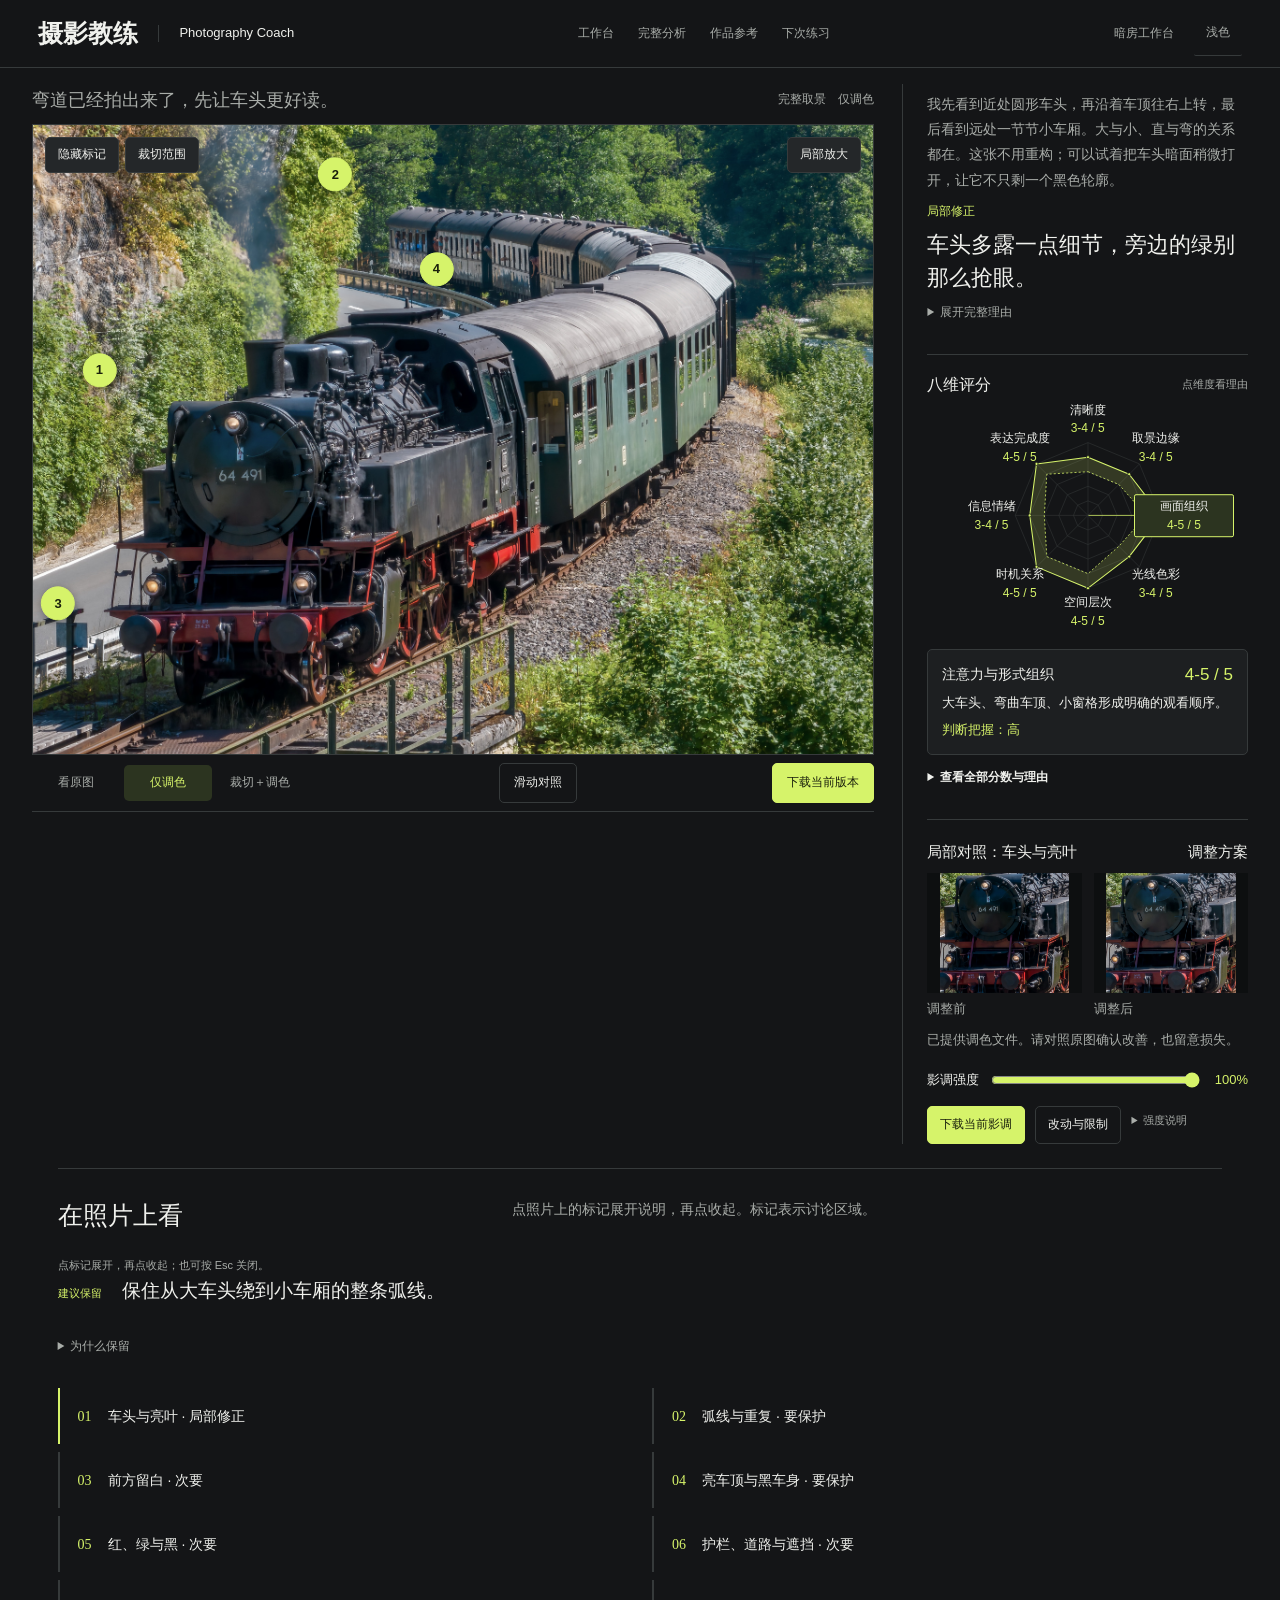
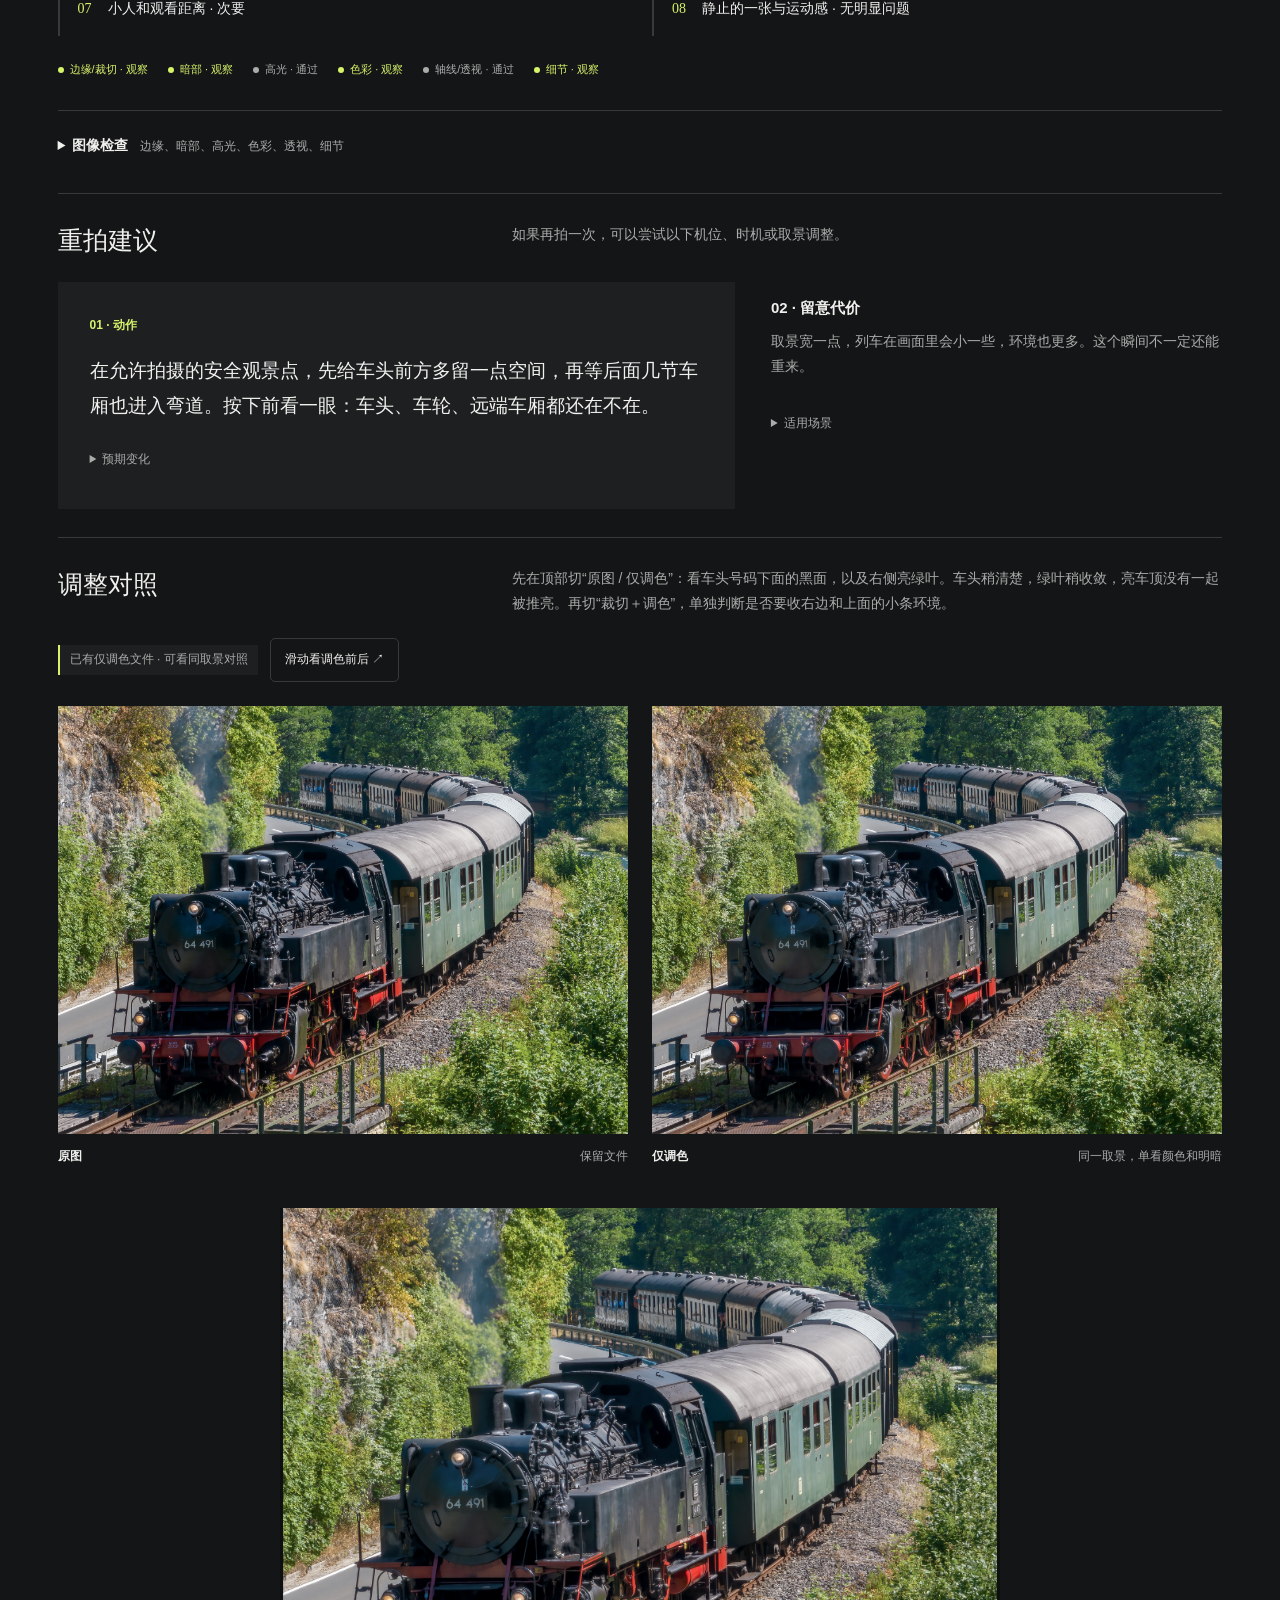
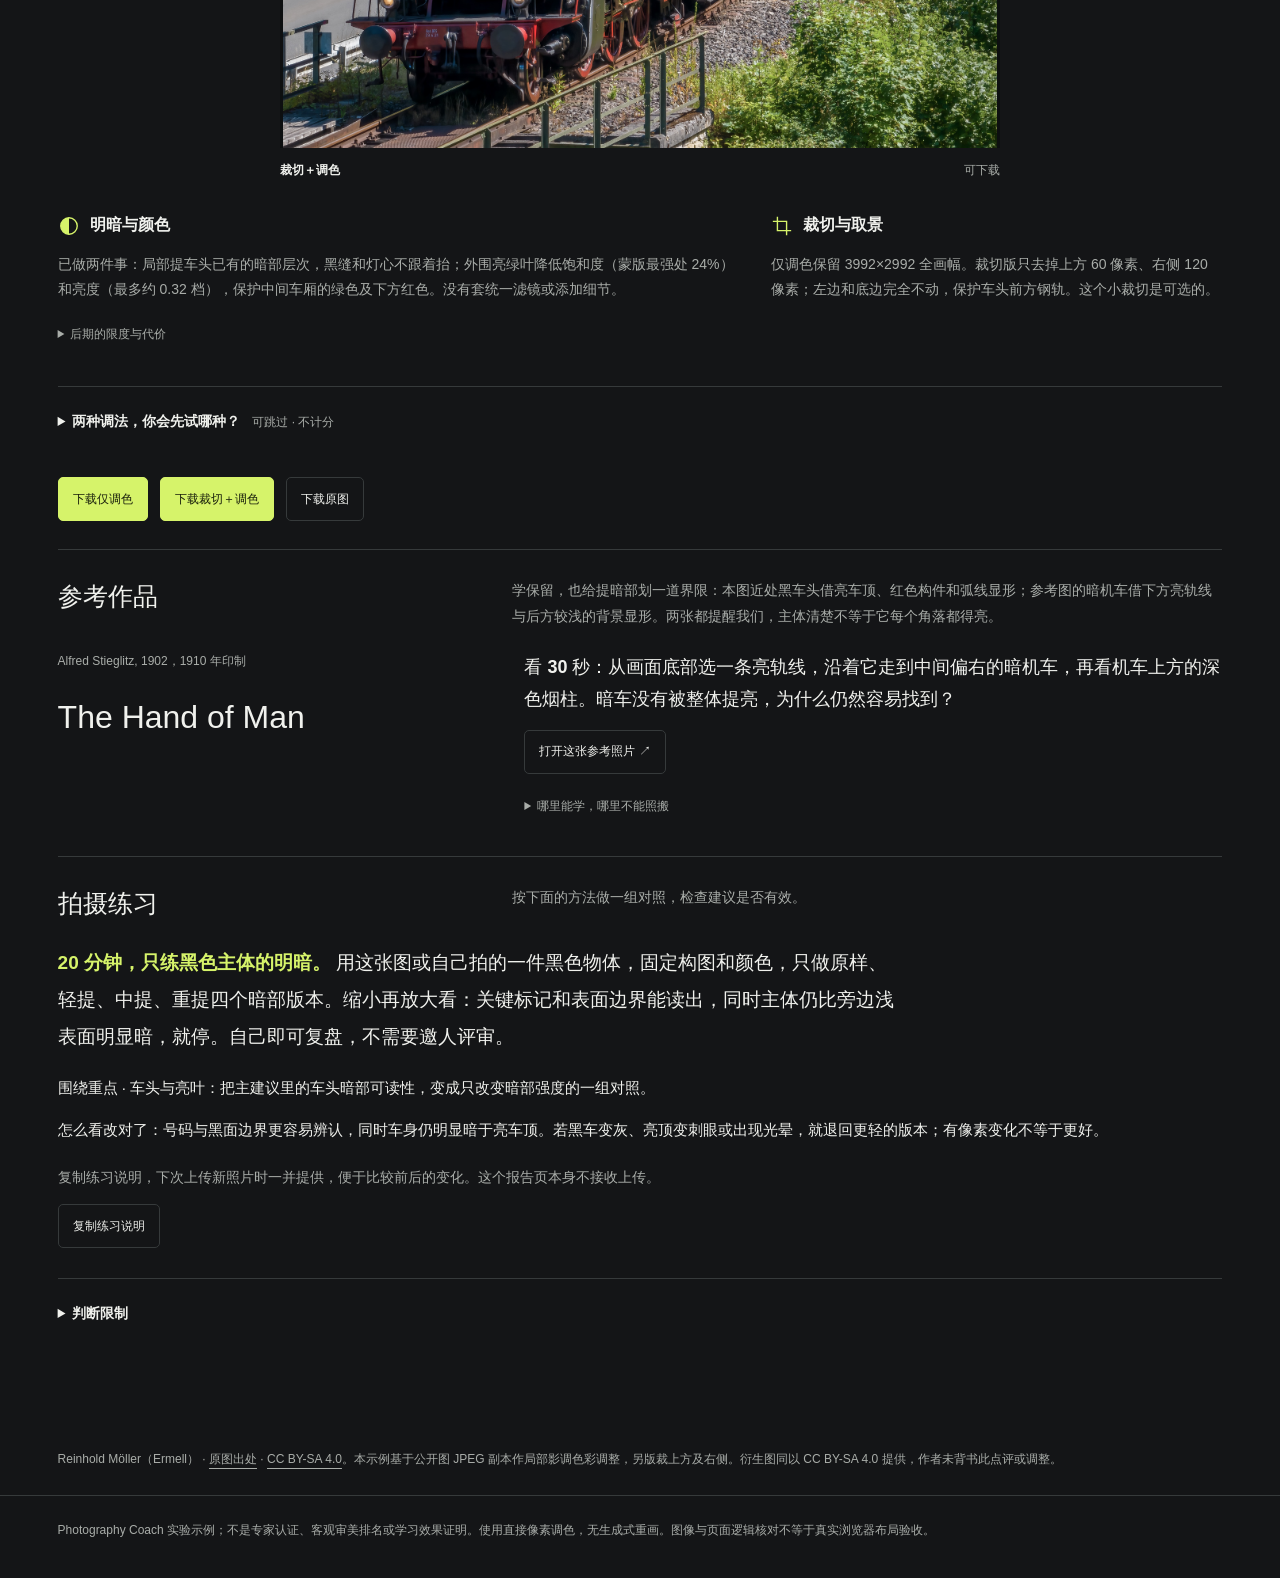
<file: docs/demo/index.html>
<!doctype html>
<!--
Phosphor Icons (image / arrows-horizontal), https://github.com/phosphor-icons/core
MIT License

Copyright (c) 2023 Phosphor Icons

Permission is hereby granted, free of charge, to any person obtaining a copy
of this software and associated documentation files (the "Software"), to deal
in the Software without restriction, including without limitation the rights
to use, copy, modify, merge, publish, distribute, sublicense, and/or sell
copies of the Software, and to permit persons to whom the Software is
furnished to do so, subject to the following conditions:

The above copyright notice and this permission notice shall be included in all
copies or substantial portions of the Software.

THE SOFTWARE IS PROVIDED "AS IS", WITHOUT WARRANTY OF ANY KIND, EXPRESS OR
IMPLIED, INCLUDING BUT NOT LIMITED TO THE WARRANTIES OF MERCHANTABILITY,
FITNESS FOR A PARTICULAR PURPOSE AND NONINFRINGEMENT. IN NO EVENT SHALL THE
AUTHORS OR COPYRIGHT HOLDERS BE LIABLE FOR ANY CLAIM, DAMAGES OR OTHER
LIABILITY, WHETHER IN AN ACTION OF CONTRACT, TORT OR OTHERWISE, ARISING FROM,
OUT OF OR IN CONNECTION WITH THE SOFTWARE OR THE USE OR OTHER DEALINGS IN THE
SOFTWARE.
-->
<html lang="zh-CN">
<head>
  <meta charset="utf-8">
  <meta name="viewport" content="width=device-width, initial-scale=1">
  <meta name="description" content="Photography Coach 单张照片点评">
  <title>Photography Coach</title>
  <link rel="icon" href="data:,">
  <style>
    /* Darkroom layout, shared palette with the local workbench. Standalone and offline.
       Full-frame fit by default; actual tone assets only. Layers: photo 1, nav 5, skip 6. */
    :root {
      color-scheme: dark;
      --bg: #141517; --surface: #1d1f21; --surface-strong: #242729;
      --text: #f0f1ed; --muted: #a9ada9; --faint: #a9ada9; --line: #363a3b;
      --accent: #d6f36a; --accent-text: #1a200c; --accent-soft: #2c3420;
      --photo-bg: #0d0f10; --radius: 5px;
      --serif: "Songti SC", "Noto Serif SC", "Noto Serif CJK SC", "Source Han Serif SC", serif;
      --sans: -apple-system, BlinkMacSystemFont, "PingFang SC", "Noto Sans SC", "Hiragino Sans GB", "Microsoft YaHei", sans-serif;
    }
    @media (prefers-color-scheme: dark) {
      :root:not([data-theme="light"]) {
        --bg: #141517; --surface: #1d1f21; --surface-strong: #242729;
        --text: #f0f1ed; --muted: #a9ada9; --faint: #a9ada9; --line: #363a3b;
        --accent: #d6f36a; --accent-text: #1a200c; --accent-soft: #2c3420; --photo-bg: #0d0f10;
      }
    }
    :root[data-theme="dark"] {
      color-scheme: dark;
      --bg: #141517; --surface: #1d1f21; --surface-strong: #242729;
      --text: #f0f1ed; --muted: #a9ada9; --faint: #a9ada9; --line: #363a3b;
      --accent: #d6f36a; --accent-text: #1a200c; --accent-soft: #2c3420; --photo-bg: #0d0f10;
    }
    :root[data-theme="light"] { color-scheme: light; --bg:#f5f5f0; --surface:#e9ebe3; --surface-strong:#fafbf7; --text:#252a24; --muted:#62695e; --faint:#62695e; --line:#d5d9ce; --accent:#526c18; --accent-text:#ffffff; --accent-soft:#e4edcf; --photo-bg:#e3e6de; }
    * { box-sizing: border-box; }
    html { scroll-behavior: smooth; scroll-padding-top: 80px; }
    body { margin: 0; background: var(--bg); color: var(--text); font-family: var(--sans); font-size: 15px; line-height: 1.8; -webkit-font-smoothing: antialiased; }
    button, a, textarea { font: inherit; }
    button, .button-primary, .button-quiet { touch-action: manipulation; }
    button { cursor: pointer; }
    a { color: inherit; text-underline-offset: 5px; }
    img { display: block; max-width: 100%; }
    [hidden] { display: none !important; }
    h1, h2, h3, p { margin-top: 0; }
    .topbar { min-height: 80px; display: flex; align-items: center; justify-content: space-between; gap: 24px; max-width: 1440px; margin: auto; padding: 0 clamp(20px, 4.5vw, 64px); }
    .brand { font-size: 24px; font-weight: 750; letter-spacing: .04em; line-height: 1.3; }
    .brand small { display: block; font-size: 9px; letter-spacing: .09em; font-weight: 550; margin-top: 5px; text-transform: uppercase; }
    .topbar-actions { display: flex; align-items: center; gap: 20px; }
    .topbar-actions span { color: var(--muted); font-size: 12px; }
    .theme-button { min-width: 48px; height: 44px; padding: 0 8px; border: 0; border-bottom: 1px solid var(--line); border-radius: 2px; background: transparent; color: var(--muted); font-size: 12px; }
    .report-nav { position: sticky; top: 0; z-index: 5; display: flex; gap: 32px; overflow-x: auto; padding-inline: max(clamp(20px, 4.5vw, 64px), calc((100vw - 1312px) / 2)); border-bottom: 1px solid var(--line); background: var(--bg); }
    .report-nav a { flex: 0 0 auto; padding: 14px 0; color: var(--muted); text-decoration: none; font-size: 13px; }
    .report-nav a:hover, .report-nav a:focus-visible { color: var(--accent); }
    .skip { position: absolute; left: 20px; top: -100px; background: var(--bg); padding: 12px; z-index: 6; }
    .skip:focus { top: 12px; }
    .workspace { max-width: 1440px; margin: auto; padding: 42px clamp(20px, 4.5vw, 64px) 64px; }
    .hero { display: grid; grid-template-columns: minmax(0, 1.45fr) minmax(320px, .8fr); gap: clamp(32px, 5vw, 72px); align-items: start; }
    .photo-shell { min-width: 0; }
    .photo-heading { display: flex; justify-content: space-between; align-items: center; margin-bottom: 12px; color: var(--muted); font-size: 12px; }
    .photo-heading span:last-child { color: var(--accent); }
    .photo-stage { position: relative; width: 100%; aspect-ratio: 4 / 3; max-height: min(58dvh, 620px); overflow: hidden; background: var(--photo-bg); }
    .photo-stage img { position: absolute; inset: 0; width: 100%; height: 100%; object-fit: contain; transition: opacity 160ms ease; opacity: 0; }
    .photo-stage[data-mode="source"] .source { opacity: 1; }
    .photo-stage[data-mode="color"] .color { opacity: 1; }
    .photo-stage[data-mode="treatment"] .treatment { opacity: 1; }
    .photo-stage[data-mode="compare"] .source { opacity: 1; }
    .photo-stage[data-mode="compare"] .color { opacity: 1; clip-path: inset(0 0 0 var(--split, 50%)); }
    .comparison-labels { display: flex; justify-content: space-between; padding-top: 10px; color: var(--muted); font-size: 12px; }
    .comparison-divider { position: absolute; inset-block: 0; left: var(--split, 50%); width: 2px; background: #f7f5f0; box-shadow: 0 0 0 1px rgb(23 25 22 / 20%); pointer-events: none; }
    .comparison-divider::after { content: "↔"; position: absolute; top: 50%; left: 50%; transform: translate(-50%, -50%); display: grid; place-items: center; width: 30px; height: 40px; border: 1px solid #deded5; border-radius: 4px; background: #f7f5f0; color: #292b27; font-size: 17px; }
    .comparison-control { padding-top: 4px; }
    .comparison-control label { display: block; font-size: 12px; color: var(--muted); }
    .comparison-control input { display: block; width: 100%; min-height: 44px; margin: 0; accent-color: var(--accent); cursor: ew-resize; }
    #toggleCompare[aria-pressed="true"] { color: var(--accent); border-color: var(--accent); background: var(--accent-soft); }
    .photo-toolbar { display: flex; align-items: center; justify-content: space-between; gap: 10px; margin-top: 14px; flex-wrap: wrap; }
    .tabs { display: inline-grid; grid-auto-flow: column; grid-auto-columns: 1fr; gap: 16px; }
    .tabs button { min-height: 44px; padding: 6px 0; border: 0; border-bottom: 1px solid transparent; border-radius: 2px; background: transparent; color: var(--muted); font-size: 12px; }
    .tabs button[aria-pressed="true"] { border-color: var(--accent); color: var(--accent); }
    button:active, .button-primary:active, .button-quiet:active { transform: translateY(1px); }
    .button-primary, .button-quiet { min-height: 44px; display: inline-flex; align-items: center; justify-content: center; padding: 8px 14px; border-radius: 2px; font-size: 12px; font-weight: 500; text-decoration: none; }
    .button-primary { background: var(--text); color: var(--bg); border: 1px solid var(--text); }
    .button-quiet { border: 1px solid var(--line); background: transparent; color: var(--text); }
    .button-quiet:hover, .theme-button:hover { border-color: var(--accent); color: var(--accent); }
    .hero-copy { padding: 0; }
    .kicker { margin: 0 0 24px; color: var(--accent); font-size: 12px; font-weight: 500; letter-spacing: .08em; }
    h1 { margin-bottom: 28px; font-family: var(--serif); font-size: clamp(30px, 2.9vw, 42px); line-height: 1.5; letter-spacing: -.04em; font-weight: 400; text-wrap: balance; }
    .lead { margin-bottom: 32px; color: var(--muted); font-size: 14px; line-height: 2; }
    .priority { padding: 24px 0 0; border-top: 1px solid var(--line); }
    .priority-label { display: block; margin-bottom: 12px; color: var(--accent); font-size: 12px; font-weight: 500; }
    .priority strong { display: block; margin-bottom: 12px; font-family: var(--serif); font-size: 21px; font-weight: 500; line-height: 1.65; }
    .priority p { margin: 0; color: var(--muted); font-size: 13px; line-height: 1.9; }
    .report { max-width: 1440px; margin: auto; padding: 0 clamp(20px, 4.5vw, 64px) 64px; }
    section { padding: 42px 0; border-top: 1px solid var(--line); }
    .section-head { display: grid; grid-template-columns: minmax(220px, .75fr) minmax(0, 1.25fr); gap: 48px; align-items: start; margin-bottom: 30px; }
    h2 { margin-bottom: 0; font-family: var(--serif); font-size: clamp(28px, 2.7vw, 38px); line-height: 1.5; letter-spacing: -.04em; font-weight: 400; }
    .section-head p { margin: 0; color: var(--muted); font-size: 14px; }
    .read-grid { display: grid; grid-template-columns: 1.15fr .85fr; gap: 56px; padding-block: 14px 24px; }
    .main-read, .keep-read { padding-left: 20px; border-left: 1px solid var(--line); }
    .main-read { border-color: var(--accent); }
    .read-grid small { display: block; margin-bottom: 10px; color: var(--accent); font-size: 12px; font-weight: 650; }
    .read-grid h3 { margin-bottom: 12px; font-family: var(--serif); font-size: 22px; font-weight: 500; line-height: 1.7; }
    .read-grid p { margin: 0; color: var(--muted); font-size: 14px; }
    .observation-workspace { display: grid; grid-template-columns: minmax(0, 1.2fr) minmax(0, .8fr); gap: 36px; margin-top: 36px; align-items: start; }
    .guide-controls { display: flex; flex-wrap: wrap; gap: 8px; margin-top: 28px; }
    .guide-controls button { min-height: 44px; padding: 9px 14px; border: 1px solid var(--line); border-radius: 3px; background: transparent; color: var(--muted); font-size: 13px; }
    .guide-controls button[aria-pressed="true"] { border-color: var(--accent); background: var(--accent-soft); color: var(--accent); }
    .guide-controls:not([hidden]) + .observation-workspace { margin-top: 20px; }
    .guide-panel { min-width: 0; }
    .guide-panel > small { display: block; color: var(--muted); margin: 0 0 10px; font-size: 12px; }
    .guide-sketch { position: relative; aspect-ratio: 4 / 3; overflow: hidden; background: #eeeae1; border: 1px solid var(--line); }
    .guide-overlay { position: absolute; inset: 0; overflow: hidden; pointer-events: none; }
    .guide-overlay, .pin-layer { z-index: 2; }
    .note-connector { position: absolute; inset: 0; width: 100%; height: 100%; z-index: 1; pointer-events: none; }
    .note-connector svg { display: block; width: 100%; height: 100%; }
    .note-connector line { stroke: var(--accent); stroke-width: 1.5; vector-effect: non-scaling-stroke; }
    .guide-canvas { width: 100%; height: 100%; display: block; }
    .guide-shape { vector-effect: non-scaling-stroke; stroke-linejoin: round; stroke-linecap: round; }
    .guide-area { fill: var(--guide-tone); stroke: var(--guide-tone); stroke-width: 1.5; }
    .guide-overlay .guide-area { fill-opacity: .10; stroke-width: 2; }
    .guide-sketch .guide-area { fill-opacity: .9; }
    .guide-line { fill: none; stroke: var(--guide-tone); stroke-width: 2.5; }
    .guide-arrow { fill: var(--guide-tone); }
    .guide-label { position: absolute; transform: translate(-50%, -50%); width: max-content; max-width: 112px; padding: 3px 6px; border-radius: 2px; background: rgb(255 252 245 / 94%); color: #303934; font-size: 11px; line-height: 1.5; text-align: center; box-shadow: 0 1px 4px rgb(0 0 0 / 10%); }
    button.guide-label { pointer-events: auto; min-height: 44px; max-width: 128px; padding: 6px 9px; border: 1px solid #fffaf2; font-size: 12px; }
    button.guide-label::after { content: ' +'; color: #94452e; font-weight: 700; }
    button.guide-label[aria-expanded="true"] { border-color: #94452e; outline: 2px solid #fffaf2; }
    button.guide-label[aria-expanded="true"]::after { content: ' −'; }
    button.guide-label:active { transform: translate(-50%, -50%); }
    .photo-note { position: absolute; z-index: 4; width: min(290px, calc(100% - 16px)); max-height: calc(100% - 16px); overflow-y: auto; overscroll-behavior: contain; padding: 12px 16px 16px; border: 1px solid var(--accent); border-radius: 3px; background: var(--surface-strong); color: var(--text); box-shadow: 0 5px 22px rgb(0 0 0 / 18%); }
    .photo-note-head { display: flex; justify-content: space-between; align-items: center; gap: 12px; }
    .photo-note h3 { margin: 0; font-size: 15px; font-weight: 600; line-height: 1.6; }
    .photo-note-close { flex: 0 0 44px; width: 44px; height: 44px; margin-right: -10px; border: 0; background: transparent; color: var(--muted); font-size: 12px; }
    .photo-note p { margin: 6px 0 0; font-size: 13px; line-height: 1.85; overflow-wrap: anywhere; }
    .photo-note details { margin-top: 10px; padding: 0; border: 0; }
    .photo-note summary { min-height: 32px; padding: 3px 0; font-size: 12px; color: var(--muted); }
    .photo-note details p { font-size: 12px; color: var(--muted); }
    .photo-note .button-quiet { margin-top: 12px; }
    .inspection { position: sticky; top: 80px; z-index: 1; min-width: 0; }
    .annotated-photo { position: relative; background: var(--photo-bg); }
    .annotated-photo img { width: 100%; height: auto; }
    .region-layer { position: absolute; inset: 0; pointer-events: none; overflow: hidden; }
    .region { position: absolute; border: 2px solid var(--accent); background: rgb(228 154 102 / 12%); }
    .region.crop { border-style: dashed; background: transparent; box-shadow: 0 0 0 2000px rgb(0 0 0 / 45%); }
    .inspection-toolbar { display: flex; flex-wrap: wrap; gap: 10px; margin: 12px 0; }
    .inspection-toolbar button[aria-pressed="true"] { border-color: var(--accent); color: var(--accent); }
    .inspection-caption { min-height: 3em; color: var(--muted); font-size: 13px; }
    .pin-layer { position: absolute; inset: 0; pointer-events: none; }
    .photo-pin { position: absolute; transform: translate(-50%, -50%); pointer-events: auto; width: 44px; height: 44px; border: 2px solid #fffaf2; border-radius: 50%; background: #94452e; color: #fffaf2; box-shadow: 0 2px 8px rgb(0 0 0 / 30%); font: 600 13px/1 var(--sans); }
    .photo-pin:active { transform: translate(-50%, -50%); }
    .photo-pin[aria-current="true"] { outline: 3px solid #94452e; outline-offset: 3px; }
    .map { display: grid; gap: 0; }
    .map-item { padding-left: 18px; border-left: 2px solid var(--line); }
    .map-item.primary, .map-item.selected { border-color: var(--accent); }
    .map-label { display: flex; align-items: baseline; justify-content: space-between; gap: 12px; margin-bottom: 4px; }
    .map-item strong { font-size: 15px; }
    .map-item small { color: var(--faint); font-size: 11px; white-space: nowrap; }
    .map-item.primary small { color: var(--accent); }
    .map-item { padding-block: 12px; }
    .map-item p { display: none; margin: 10px 0; color: var(--muted); font-size: 13px; line-height: 1.85; }
    .map-item.selected p { display: block; }
    .map-item button { width: 100%; margin-top: 0; padding: 0; text-align: left; min-height: 44px; border: 0; background: transparent; color: var(--text); border-radius: 2px; font-size: 14px; }
    .map-item button .map-number { display: inline-block; color: var(--accent); font: 14px Georgia, serif; width: 30px; }
    .map-item.selected button { border-color: var(--accent); }
    .observation-workspace.text-only { display: block; }
    .text-only .map { grid-template-columns: 1fr 1fr; gap: 28px; }
    .integrity { display: grid; grid-template-columns: 1fr 1fr; gap: 24px 36px; margin-top: 24px; }
    .integrity p { margin: 0; color: var(--muted); font-size: 13px; }
    .integrity strong { display: block; color: var(--text); margin-bottom: 6px; font-size: 14px; }
    /* Figma 5:134: dynamic radar geometry follows each report's 0–5 intervals. */
    .score-visual { display: grid; grid-template-columns: minmax(0, 1.2fr) minmax(250px, .8fr); align-items: center; gap: clamp(28px, 5vw, 72px); }
    .radar-figure { margin: 0; min-width: 0; }
    .radar-plot { position: relative; width: 100%; max-width: 560px; aspect-ratio: 500 / 460; margin: auto; }
    .radar-plot svg { width: 100%; height: 100%; display: block; overflow: visible; }
    .radar-grid, .radar-axis { fill: none; stroke: var(--line); stroke-width: 1; }
    .radar-axis[data-selected="true"] { stroke: var(--accent); stroke-width: 1.5; }
    .radar-band { fill: var(--accent); fill-opacity: .16; fill-rule: evenodd; }
    .radar-upper, .radar-lower { fill: none; stroke: var(--accent); stroke-width: 2; stroke-linejoin: round; }
    .radar-lower { stroke-width: 1.5; stroke-dasharray: 4 4; }
    .radar-interval { stroke: var(--accent); stroke-width: 3; stroke-linecap: round; }
    .radar-dot { fill: var(--accent); stroke: var(--bg); stroke-width: 1.5; }
    .radar-choice { position: absolute; transform: translate(-50%, -50%); width: 104px; min-height: 44px; padding: 3px; border: 1px solid transparent; border-radius: 2px; background: transparent; color: var(--text); font-size: 13px; line-height: 1.5; text-align: center; }
    .radar-choice span { display: block; color: var(--accent); font-size: 12px; margin-top: 2px; font-variant-numeric: tabular-nums; }
    .radar-choice:hover, .radar-choice[aria-pressed="true"] { background: var(--accent-soft); border-color: var(--accent); }
    .radar-choice:active { transform: translate(-50%, -50%); }
    .radar-legend { display: flex; justify-content: center; flex-wrap: wrap; gap: 8px 22px; color: var(--muted); font-size: 11px; }
    .radar-legend span::before { content: ''; display: inline-block; width: 22px; vertical-align: middle; margin-right: 7px; border-top: 2px solid var(--accent); }
    .radar-legend .lower::before { border-top-style: dashed; }
    .radar-note { margin: 12px 0 0; color: var(--muted); font-size: 11px; text-align: center; }
    .selected-score { padding: 28px; background: var(--surface); min-width: 0; }
    .selected-score .score-instruction { margin: 0 0 24px; color: var(--muted); font-size: 12px; }
    .selected-score h3 { font-size: 16px; font-weight: 500; margin-bottom: 4px; }
    .selected-score .selected-value { display: block; color: var(--accent); font-size: 38px; font-weight: 400; font-variant-numeric: tabular-nums; line-height: 1.5; margin-bottom: 18px; }
    .selected-score p { margin: 0; font-size: 14px; line-height: 1.9; }
    .score-details .scores { margin-top: 24px; }
    @media (max-width: 767px) { .score-visual { grid-template-columns: 1fr; gap: 24px; } .radar-choice { width: 82px; font-size: 12px; } .selected-score { padding: 22px; } .selected-score .score-instruction { margin-bottom: 12px; } }
    .scores { display: grid; grid-template-columns: 1fr 1fr; gap: 24px 48px; }
    .score { display: flex; flex-direction: column; gap: 6px; min-width: 0; padding: 0; }
    .score-title { display: flex; flex-direction: row; justify-content: space-between; gap: 12px; font-size: 13px; font-weight: 500; }
    .score-value { color: var(--accent); font-size: 13px; font-weight: 500; white-space: nowrap; font-variant-numeric: tabular-nums; }
    .score-track { position: relative; height: 10px; margin: 5px 0; overflow: hidden; background: var(--line); }
    .score-band { position: absolute; left: var(--low); width: var(--range); top: 0; height: 10px; min-width: 3px; background: var(--accent); }
    .score p { margin: 0; color: var(--muted); font-size: 11px; line-height: 1.7; }
    .score-legend { margin: 18px 0 0; color: var(--muted); font-size: 11px; }
    .check-strip { display: flex; flex-wrap: wrap; gap: 10px 20px; margin-top: 24px; }
    .check-badge { font-size: 11px; color: var(--muted); }
    .check-badge::before { content: ''; display: inline-block; width: 6px; height: 6px; border-radius: 50%; margin-right: 6px; background: currentColor; }
    .check-badge[data-verdict="观察"], .check-badge[data-verdict="问题"] { color: var(--accent); }
    .check-badge[data-verdict="无法判断"]::before { background:transparent; border:1px dashed currentColor; box-sizing:border-box; }
    .inline-detail { margin-top: 12px; padding-top: 10px; border-top: 0; }
    .inline-detail summary { color: var(--muted); font-size: 12px; font-weight: 400; }
    .keep-summary { display: flex; flex-wrap: wrap; align-items: baseline; gap: 8px 20px; margin-bottom: 20px; }
    .keep-summary small { color: var(--accent); font-size: 11px; }
    .keep-summary h3 { margin: 0; font: 400 19px/1.6 var(--serif); }
    .uncertainty { display: block; margin-top: 6px; color: var(--accent); }
    .shoot { display: grid; grid-template-columns: 1.2fr .8fr; gap: 36px; align-items: start; }
    .instruction { padding: 28px 32px; background: var(--surface); }
    .instruction small { font-weight: 650; color: var(--accent); font-size: 12px; }
    .instruction h3 { margin: 16px 0; font-family: var(--serif); font-size: 23px; line-height: 1.85; font-weight: 400; }
    .instruction p { margin: 0; color: var(--muted); font-size: 14px; }
    .shoot-notes { padding: 12px 0; }
    .shoot-notes h3 { margin-bottom: 8px; font-size: 15px; }
    .shoot-notes p { margin-bottom: 24px; color: var(--muted); font-size: 14px; }
    .compare { display: grid; grid-template-columns: 1fr 1fr; gap: 24px; }
    .compare.single { grid-template-columns: 1fr; max-width: 720px; }
    .compare figure { margin: 0; min-width: 0; }
    .compare .combined { grid-column: 1 / -1; width: min(100%, 720px); margin: 16px auto 0; }
    .compare img { width: 100%; aspect-ratio: 4 / 3; object-fit: contain; background: var(--photo-bg); }
    .compare figcaption { display: flex; justify-content: space-between; gap: 12px; margin-top: 12px; color: var(--muted); font-size: 12px; }
    .compare figcaption strong { color: var(--text); }
    .version-hint { margin: 12px 0 0; color: var(--muted); font-size: 12px; line-height: 1.8; }
    .edit-status { display: flex; flex-wrap: wrap; align-items: center; gap: 12px; margin-bottom: 24px; color: var(--muted); font-size: 12px; }
    .edit-status > span { padding: 4px 10px; border-left: 2px solid var(--accent); background: var(--surface); }
    .edit-notes { display: grid; grid-template-columns: 1.2fr .8fr; gap: 36px; margin-top: 30px; }
    .edit-notes h3 { display: flex; align-items: center; gap: 10px; margin-bottom: 12px; font-size: 16px; }
    .edit-notes svg { width: 22px; height: 22px; flex: 0 0 auto; color: var(--accent); }
    .edit-notes p { margin: 0; color: var(--muted); font-size: 14px; }
    .edit-actions { display: flex; flex-wrap: wrap; gap: 12px; margin-top: 24px; }
    .learning-check > summary { min-height: 44px; }
    .learning-layout { display: grid; grid-template-columns: minmax(0, .85fr) minmax(0, 1.15fr); gap: 32px; align-items: start; margin-top: 20px; }
    .learning-photo { margin: 0; min-width: 0; }
    .learning-photo .annotated-photo img { width: 100%; }
    .learning-photo .region { background: transparent; }
    .learning-photo figcaption { display: flex; align-items: center; justify-content: space-between; gap: 8px; margin-top: 10px; color: var(--muted); font-size: 12px; }
    .learning-photo figcaption button { flex-shrink: 0; }
    .learning-copy h3 { margin-bottom: 18px; font-family: var(--serif); font-size: 23px; font-weight: 400; line-height: 1.65; }
    .learning-options, .learning-feedback { display: grid; grid-template-columns: 1fr 1fr; gap: 16px; }
    .learning-option { display: flex; align-items: center; gap: 10px; width: 100%; min-height: 68px; padding: 12px; border: 1px solid var(--line); border-radius: 2px; background: transparent; color: var(--text); text-align: left; font-size: 13px; line-height: 1.6; }
    .learning-option > span:first-child { color: var(--accent); font: 24px Georgia, serif; }
    .learning-option[aria-pressed="true"] { border-color: var(--accent); background: var(--accent-soft); }
    .learning-feedback { margin-top: 18px; }
    .learning-feedback article { border-top: 2px solid var(--line); padding-top: 12px; }
    .learning-feedback article[data-selected="true"] { border-color: var(--accent); }
    .learning-feedback h4 { margin: 0 0 8px; font-size: 13px; font-weight: 600; }
    .learning-feedback p { margin: 0 0 10px; color: var(--muted); font-size: 13px; line-height: 1.85; }
    .learning-feedback p:last-child { margin-bottom: 0; }
    .learning-feedback b { color: var(--text); font-weight: 500; }
    .learning-takeaway { margin: 20px 0 0; padding: 14px 0 0 16px; border-top: 1px solid var(--line); border-left: 2px solid var(--accent); font-size: 14px; line-height: 1.9; }
    .learning-state { min-height: 1.8em; margin: 12px 0; color: var(--muted); font-size: 12px; }
    .reference { display: grid; grid-template-columns: .75fr 1.25fr; gap: 48px; align-items: start; }
    .reference-title { display: flex; flex-direction: column; gap: 24px; padding-right: 32px; }
    .reference-title small { color: var(--muted); font-size: 12px; }
    .reference-title strong { font-family: Georgia, var(--serif); font-size: clamp(32px, 4vw, 54px); font-weight: 400; letter-spacing: -.035em; line-height: 1.2; overflow-wrap: anywhere; }
    .reference-copy h3 { margin-bottom: 14px; font-size: 18px; font-weight: 550; line-height: 1.8; }
    .reference-copy p { color: var(--muted); font-size: 14px; }
    .practice { max-width: 840px; font-family: var(--serif); font-size: 22px; line-height: 1.95; }
    .practice strong { color: var(--accent); }
    .practice-return { margin-top: 22px; color: var(--muted); font-size: 14px; max-width: 840px; }
    #practicePrompt { width: 100%; min-height: 130px; padding: 14px; color: var(--text); background: var(--surface); border: 1px solid var(--line); border-radius: 4px; }
    details { margin-top: 30px; padding-top: 22px; border-top: 1px solid var(--line); }
    summary { cursor: pointer; font-size: 14px; font-weight: 600; min-height: 32px; }
    summary span { margin-left: 12px; color: var(--muted); font-size: 12px; font-weight: 400; }
    details > p { margin: 14px 0 0; color: var(--muted); font-size: 13px; }
    .source-credit, footer { max-width: 1440px; margin: auto; padding: 24px clamp(20px, 4.5vw, 64px); color: var(--faint); font-size: 12px; }
    footer { padding-bottom: 36px; border-top: 1px solid var(--line); }
    :focus-visible { outline: 3px solid var(--accent); outline-offset: 4px; }
    @media (max-width: 1100px) {
      .hero { grid-template-columns: minmax(0, 1.1fr) minmax(300px, .9fr); gap: 28px; }
      .photo-toolbar { display: grid; grid-template-columns: 1fr 1fr; }
      .tabs { grid-column: 1 / -1; width: 100%; }
      .scores { gap: 16px; }
      .score { grid-template-columns: 1fr; gap: 12px; }
      .score-title { flex-direction: row; justify-content: space-between; align-items: baseline; }
      .score-value { white-space: nowrap; }
    }
    @media (max-width: 900px) {
      .hero { grid-template-columns: 1fr; gap: 28px; }
      .photo-stage { max-height: none; }
      .hero-copy { padding: 0; }
      .observation-workspace { grid-template-columns: 1fr; gap: 20px; }
      .inspection { position: static; }
      .map { grid-template-columns: 1fr 1fr; }
      .section-head, .reference { grid-template-columns: 1fr; gap: 16px; }
      .reference-title { padding: 0; gap: 16px; }
    }
    @media (max-width: 767px) {
      .topbar { min-height: 76px; padding-inline: 20px; gap: 12px; }
      .topbar-actions { gap: 12px; }
      .topbar-actions span { font-size: 11px; }
      .report-nav { padding-inline: 20px; gap: 24px; }
      .workspace { padding: 24px 20px 36px; }
      .photo-shell { padding: 0; }
      .photo-toolbar { display: grid; grid-template-columns: 1fr 1fr; }
      .tabs { width: 100%; grid-column: 1 / -1; }
      .tabs button { padding-inline: 8px; }
      h1 { font-size: 30px; }
      .priority { padding: 22px 0 0; }
      .report { padding: 0 20px 36px; }
      section { padding: 40px 0; }
      .read-grid, .map, .text-only .map, .scores, .shoot, .compare, .edit-notes, .integrity { grid-template-columns: 1fr; gap: 20px; }
      .learning-layout { grid-template-columns: 1fr; gap: 24px; }
      .learning-options, .learning-feedback { gap: 12px; }
      .learning-copy h3 { font-size: 21px; }
      .main-read, .keep-read { padding: 0 0 0 18px; }
      .instruction { padding: 22px; }
      .score { grid-template-columns: 1fr; }
      .compare { gap: 28px; }
      .compare .combined { margin-top: 0; }
      .edit-actions { gap: 10px; }
      summary span { display: block; margin-left: 18px; }
    }
    @media (prefers-reduced-motion: reduce) {
      html { scroll-behavior: auto; }
      *, *::before, *::after { transition-duration: 0.01ms !important; }
    }
    /* Darkroom workbench. Functional charts/marks use report data, not generated UI images. */
    html, body { overflow-x: clip; }
    .topbar, .workspace, .report, .source-credit, footer { max-width: 1760px; }
    .topbar { min-height: 68px; padding-inline: clamp(20px,3vw,48px); border-bottom:1px solid var(--line); }
    .brand { display:flex; align-items:center; gap:20px; letter-spacing:0; font-size:25px; }
    .brand small { display:inline; margin:0; padding-left:20px; border-left:1px solid var(--line); font-size:13px; font-weight:400; letter-spacing:0; text-transform:none; }
    .report-nav { padding-inline:max(24px,calc((100% - 1664px)/2)); gap:28px; background:var(--bg); }
    .report-nav a { padding-block:10px; font-size:12px; }
    .workspace { padding:16px clamp(16px,2.5vw,48px) 0; }
    .hero { display:block; }
    .photo-heading { margin:0 0 8px; font-size:12px; }
    .photo-stage { height:var(--workbench-stage-height,clamp(240px,calc(100dvh - 410px),540px)); max-height:none; aspect-ratio:auto; border:1px solid var(--line); overflow:hidden; }
    .photo-canvas { position:absolute; left:50%; top:50%; transform:translate(-50%,-50%); width:100%; height:100%; }
    .photo-canvas > img { transition:none; }
    .photo-canvas > .source { z-index:0; }
    .photo-canvas > .color, .photo-canvas > .treatment { z-index:1; }
    .photo-stage[data-mode="color"] .source { opacity:1; }
    .photo-stage[data-mode="color"] .color, .photo-stage[data-mode="compare"] .color { opacity:var(--tone-opacity,1); }
    .stage-tools { position:absolute; z-index:4; top:12px; left:12px; right:12px; display:flex; align-items:start; justify-content:space-between; gap:8px; pointer-events:none; }
    .stage-tools button, .stage-tools a { pointer-events:auto; min-height:36px; font-size:12px; padding:6px 12px; background:var(--surface-strong); border:1px solid var(--line); border-radius:5px; color:var(--text); }
    .stage-tools button[aria-pressed="true"] { color:var(--accent); border-color:var(--accent); }
    #stageAnnotationTools { flex:1; min-width:0; }
    .stage-tools .inspection-toolbar { max-width:100%; }
    .stage-tools button { white-space:nowrap; }
    .stage-tools .inspection-toolbar { display:flex; gap:6px; margin:0; flex-wrap:wrap; max-width:70%; }
    .photo-stage #inspection { position:absolute; inset:0; z-index:3; background:transparent; pointer-events:none; }
    .photo-stage #annotatedPhoto { height:100%; width:100%; background:transparent; }
    .photo-stage #inspectionSource { width:100%; height:100%; visibility:hidden; pointer-events:none; }
    .photo-stage #photoNote { pointer-events:auto; }
    .photo-stage[data-mode="treatment"] #inspection { visibility:hidden; }
    .photo-stage .guide-overlay { background:transparent; }
    .photo-pin { width:34px; height:34px; border:1px solid var(--accent); color:var(--accent-text); background:var(--accent); box-shadow:0 2px 8px #0005; }
    .photo-pin[aria-current="true"] { outline:2px solid var(--accent); }
    .photo-note { background:var(--surface-strong); border-color:var(--accent); border-radius:5px; }
    button.guide-label { background:var(--surface-strong); color:var(--text); border-color:var(--accent); min-height:36px; }
    button.guide-label::after { color:var(--accent); }
    button.guide-label[aria-expanded="true"] { border-color:var(--accent); outline-color:var(--surface-strong); }
    .comparison-divider { z-index:2; background:#f1f2ec; }
    .comparison-divider::after { content:none; }
    .comparison-handle { position:absolute; display:grid; place-items:center; width:34px; height:34px; border-radius:50%; left:50%; top:50%; transform:translate(-50%,-50%); background:#f1f2ec; color:#232823; }
    .icon { width:20px; height:20px; display:inline-block; flex:none; vertical-align:middle; fill:currentColor; }
    .photo-toolbar { margin-top:0; padding-block:8px; border-bottom:1px solid var(--line); gap:12px; }
    .tabs { gap:4px; }
    .tabs button { min-height:36px; padding:6px 14px; border-radius:5px; font-size:12px; }
    .tabs button[aria-pressed="true"] { background:var(--accent-soft); border-color:transparent; }
    .photo-toolbar .button-primary, .photo-toolbar .button-quiet { min-height:36px; }
    .button-primary { background:var(--accent); border-color:var(--accent); color:var(--accent-text); border-radius:5px; }
    .button-quiet { border-radius:5px; }
    .comparison-control { position:absolute; inset:0; z-index:2; padding:0; pointer-events:none; }
    .comparison-control input { position:absolute; inset:0; width:100%; height:100%; opacity:0; margin:0; pointer-events:auto; }
    .comparison-control:focus-within { outline:2px solid var(--accent); outline-offset:-3px; }
    .comparison-control label { position:absolute; bottom:10px; left:50%; transform:translateX(-50%); width:max-content; max-width:90%; padding:3px 8px; border-radius:4px; background:var(--surface-strong); color:var(--muted); font-size:11px; z-index:3; }
    .comparison-labels { position:absolute; z-index:2; inset:12px 20% auto; padding:0; pointer-events:none; gap:20px; }
    .comparison-labels span { color:var(--text); border:1px solid var(--line); border-radius:16px; padding:3px 12px; background:var(--surface-strong); font-size:12px; }
    .version-hint { display:none; }
    .darkroom-dock { display:grid; grid-template-columns:285px minmax(240px,.85fr) minmax(260px,1fr); gap:24px; padding-block:10px 14px; border-bottom:1px solid var(--line); }
    .dock-group { min-width:0; }
    .dock-group + .dock-group { border-left:1px solid var(--line); padding-left:24px; }
    .dock-heading { display:flex; justify-content:space-between; align-items:center; gap:12px; margin-bottom:4px; font-size:13px; }
    .dock-heading a { text-decoration:none; font-size:13px; }
    .dock-heading small { color:var(--muted); font-size:10px; }
    .darkroom-dock .radar-plot { width:210px; max-width:100%; margin:0 auto; }
    .darkroom-dock .radar-choice { width:82px; min-height:34px; font-size:10px; line-height:1.4; }
    .darkroom-dock .radar-choice span { font-size:10px; }
    .darkroom-dock .radar-legend, .darkroom-dock .radar-note { display:none; }
    .detail-pair { display:grid; grid-template-columns:minmax(0,1fr) minmax(0,1fr); gap:12px; margin:8px 0; }
    .detail-pair figure { margin:0; min-width:0; }
    .detail-pair canvas { width:100%; height:80px; display:block; object-fit:contain; background:var(--photo-bg); }
    .detail-pair figcaption { color:var(--muted); font-size:10px; margin-top:4px; }
    .tone-control { display:grid; grid-template-columns:auto minmax(80px,1fr) 36px; gap:12px; align-items:center; font-size:12px; margin-top:12px; }
    input[type="range"] { accent-color:var(--accent); min-height:32px; width:100%; margin:0; }
    .tone-control output { color:var(--accent); text-align:right; font-variant-numeric:tabular-nums; }
    .dock-status { color:var(--muted); font-size:11px; line-height:1.7; margin:8px 0; }
    #mixStatus:empty { display:none; }
    .dock-help { margin:0; padding:0; border:0; font-size:11px; }
    .dock-help summary { min-height:30px; padding:5px 0; font-size:11px; color:var(--muted); font-weight:400; }
    .dock-actions { display:flex; gap:10px; flex-wrap:wrap; margin-top:10px; }
    .dock-actions .button-primary, .dock-actions .button-quiet { min-height:34px; padding:5px 12px; font-size:11px; }
    .hero-copy .kicker { display:none; }
    h1,h2,h3,.priority strong,.practice,.reference-title strong,.keep-summary h3 { font-family:var(--sans); letter-spacing:0; }
    h1 { font-size:16px; font-weight:500; line-height:1.65; margin-bottom:8px; text-wrap:initial; }
    .hero-copy .priority { padding:12px 0 0; border-top:0; }
    .hero-copy .priority-label { margin-bottom:4px; font-size:10px; }
    .hero-copy .priority strong { font-size:19px; line-height:1.6; margin-bottom:6px; }
    .hero-copy .lead { font-size:12px; line-height:1.8; margin:8px 0; }
    .hero-copy .inline-detail { margin-top:8px; padding-top:0; }
    .hero-copy details>p { font-size:12px; line-height:1.8; }
    .hero-copy .inline-detail summary { min-height:28px; font-size:11px; }
    #regionCaption { margin:8px 0 0; min-height:0; font-size:11px; }
    .report { max-width:1320px; padding-top:24px; }
    .report section { padding-block:36px; }
    h2 { font-size:25px; font-weight:500; line-height:1.5; }
    .read-grid h3,.instruction h3,.learning-copy h3 { font-size:19px; }
    .section-head { gap:28px; margin-bottom:22px; }
    .score-visual { display:block; }
    .selected-score { padding:18px 0; border-bottom:1px solid var(--line); background:transparent; }
    .selected-score .score-instruction { margin-bottom:10px; }
    .selected-score .selected-value { font-size:25px; margin-bottom:8px; }
    .observation-workspace { display:block; margin-top:20px; }
    .map { grid-template-columns:repeat(2,minmax(0,1fr)); gap:12px 30px; }
    .guide-panel { margin-top:24px; max-width:600px; }
    .guide-sketch { background:var(--surface); }
    .guide-controls { margin-top:18px; }
    .guide-controls button { min-height:36px; padding:6px 12px; font-size:12px; }
    .reference-title strong { font-size:32px; line-height:1.35; }
    .practice { font-size:19px; }
    .topbar { position:sticky; top:0; z-index:5; background:var(--bg); gap:24px; }
    .brand { order:1; }
    .topbar-actions { order:3; }
    .topbar .report-nav { order:2; position:static; margin-inline:auto; padding:0; border:0; gap:24px; }
    @media(min-width:1500px) { .darkroom-dock { grid-template-columns:330px minmax(300px,1fr) minmax(300px,1fr); gap:28px; } }
    @media(max-width:1050px) { .darkroom-dock { grid-template-columns:255px minmax(0,1fr); } #dockDecision { grid-column:1 / -1; border-left:0; padding-left:0; padding-top:16px; border-top:1px solid var(--line); } .hero-copy .priority { padding-top:0; } .photo-stage { height:440px; } }
    @media(max-width:650px) { .topbar { min-height:64px; flex-wrap:wrap; padding-block:10px; gap:8px 16px; } .brand { font-size:22px; gap:12px; } .brand small { padding-left:12px; font-size:11px; } .topbar-actions { margin-left:auto; } .topbar-actions span { display:none; } .topbar .report-nav { order:4; flex-basis:100%; gap:22px; justify-content:space-between; } .topbar .report-nav a { font-size:11px; } .workspace { padding:12px 12px 0; } .photo-stage { height:360px; } .stage-tools { left:8px; right:8px; top:8px; } .stage-tools button { padding:5px 8px; font-size:11px; } .stage-tools .inspection-toolbar { max-width:100%; gap:4px; } .photo-toolbar { display:flex; } .tabs { display:flex; flex:1 1 100%; } .tabs button { flex:1; padding-inline:6px; } .darkroom-dock { display:flex; flex-direction:column; gap:18px; } .dock-group + .dock-group { border-left:0; padding:18px 0 0; border-top:1px solid var(--line); } .darkroom-dock .radar-plot { width:280px; } .darkroom-dock .radar-choice { font-size:11px; } .darkroom-dock .radar-choice span { font-size:11px; } .detail-pair canvas { height:138px; } .comparison-labels { inset:60px 12px auto; } .comparison-control label { font-size:10px; } .report { padding-inline:16px; } .map { grid-template-columns:1fr; } .photo-pin { width:34px; height:34px; } .hero-copy .priority strong { font-size:19px; } }
    /* Space follows the photo and its feedback, not a full-width empty canvas. */
    .hero { display:grid; grid-template-columns:minmax(0,1fr) clamp(340px,27vw,400px); gap:28px; align-items:start; }
    .photo-stage { height:auto; aspect-ratio:var(--photo-aspect,4/3); max-height:var(--workbench-stage-height,clamp(360px,calc(100dvh - 190px),820px)); }
    .darkroom-dock { display:flex; flex-direction:column; gap:20px; padding:0 0 0 24px; border:0; border-left:1px solid var(--line); min-width:0; }
    .dock-group + .dock-group, #dockDecision { border-left:0; padding:0; }
    #dockDecision { border-top:0; }
    .dock-group + .dock-group { padding-top:18px; border-top:1px solid var(--line); }
    .hero-copy h1 { font-size:21px; line-height:1.5; margin-bottom:12px; }
    .hero-copy .priority { padding-top:12px; }
    .hero-copy .priority-label { font-size:12px; margin-bottom:6px; }
    .hero-copy .priority strong { font-size:22px; line-height:1.5; }
    .hero-copy details>p, .hero-copy .lead { font-size:14px; line-height:1.8; }
    .hero-copy .inline-detail summary { font-size:12px; min-height:32px; }
    .dock-heading, .dock-heading a { font-size:15px; }
    .dock-heading h2 { font-size:16px; }
    .dock-heading small { font-size:11px; }
    .darkroom-dock .radar-plot { width:260px; }
    .darkroom-dock .radar-choice { width:100px; min-height:40px; font-size:12px; }
    .darkroom-dock .radar-choice span { font-size:12px; }
    .darkroom-dock .selected-score { display:grid; grid-template-columns:minmax(0,1fr) auto; gap:4px 12px; padding:12px 14px; margin-top:8px; background:var(--surface); border:1px solid var(--line); border-radius:5px; }
    .darkroom-dock .score-instruction { display:none; }
    .darkroom-dock .selected-score h3 { font-size:14px; margin:0; }
    .darkroom-dock .selected-value { font-size:17px; line-height:1.5; margin:0; }
    .darkroom-dock .selected-score>p:not(.score-instruction) { grid-column:1 / -1; margin:0; font-size:13px; line-height:1.8; }
    .darkroom-dock .score-details { margin-top:8px; padding:0; border:0; }
    .darkroom-dock .score-details summary { min-height:36px; font-size:12px; padding:4px 0; }
    .darkroom-dock .scores { grid-template-columns:1fr; margin-top:12px; gap:16px; }
    .detail-pair canvas { height:120px; }
    .detail-pair figcaption, .dock-status, .tone-control { font-size:13px; }
    .dock-status { line-height:1.8; }
    .dock-actions .button-primary, .dock-actions .button-quiet { font-size:12px; min-height:38px; }
    .darkroom-dock[data-state="advice"] .dock-actions { display:none; }
    .photo-heading { gap:12px; min-height:32px; }
    .photo-heading h1 { order:-1; flex:1; min-width:0; font-size:18px; line-height:1.5; margin:0; }
    .photo-heading>span { flex:none; }
    .hero-copy .priority { padding-top:0; }
    .priority-preview { display:-webkit-box; -webkit-box-orient:vertical; -webkit-line-clamp:3; overflow:hidden; color:var(--muted); font-size:14px; line-height:1.8; margin:8px 0 0; }
    .priority:has(details[open]) .priority-preview { display:none; }
    :root[data-compact="true"] .priority-preview { -webkit-line-clamp:2; }
    @media(min-width:1000px) and (max-height:800px) { .priority-preview { -webkit-line-clamp:2; } }
    .report { max-width:1760px; padding-top:24px; }
    .report section { padding-block:28px; }
    .map { gap:8px 24px; }
    .map-item { padding-block:6px; }
    @media(max-width:999px) {
      .hero { display:block; }
      .photo-stage { max-height:min(70dvh,700px); }
      .darkroom-dock { margin-top:12px; display:grid; grid-template-columns:minmax(0,1fr) minmax(0,1fr); padding:16px 0 0; border:0; border-top:1px solid var(--line); gap:20px 28px; }
      #dockDecision { grid-column:1 / -1; }
      #dockScores, #dockEdits { padding-top:0; border:0; }
    }
    @media(max-width:650px) {
      .photo-heading { flex-wrap:wrap; gap:4px 12px; }
      .photo-heading h1 { flex-basis:100%; }
      .photo-stage { max-height:60dvh; }
      .darkroom-dock { display:flex; gap:18px; }
      .dock-group + .dock-group { padding-top:18px; border-top:1px solid var(--line); }
      .hero-copy h1 { font-size:20px; }
      .darkroom-dock .radar-plot { width:280px; }
      .darkroom-dock .radar-choice { width:88px; font-size:11px; }
    }
  </style>
</head>
<body>
  <a class="skip" href="#title">跳到点评结论</a>
  <header class="topbar" id="reportHeader"><div class="brand">摄影教练<small>Photography Coach</small></div><div class="topbar-actions"><span>暗房工作台</span><button class="theme-button" id="reportThemeToggle" type="button" hidden aria-label="切换深浅主题">切换主题</button></div></header>
  <nav class="report-nav" id="reportNavigation" aria-label="报告章节"><a href="#photoStage">工作台</a><a href="#readTitle">完整分析</a><a href="#referenceTitle">作品参考</a><a href="#practiceTitle">下次练习</a></nav>
  <main>
    <div class="workspace">
      <div class="hero" id="heroLayout">
        <div class="photo-shell">
          <div class="photo-heading" id="photoHeading"><span id="zoomState">完整取景</span><span id="currentVersion" aria-live="polite"></span></div>
          <div class="photo-stage" id="photoStage">
            <div class="photo-canvas" id="photoCanvas">
            <img class="source" id="heroSource" fetchpriority="high" alt="点评照片的原图">
            <img class="color" id="heroColor" fetchpriority="high" alt="仅调整影调色彩，保留原图取景">
            <img class="treatment" id="heroTreatment" alt="调整后的照片，具体改动见下方说明">
            <div class="comparison-divider" id="comparisonDivider" hidden><span class="comparison-handle"><svg class="icon" viewBox="0 0 256 256" aria-hidden="true"><path d="M237.66,133.66l-32,32a8,8,0,0,1-11.32-11.32L212.69,136H43.31l18.35,18.34a8,8,0,0,1-11.32,11.32l-32-32a8,8,0,0,1,0-11.32l32-32a8,8,0,0,1,11.32,11.32L43.31,120H212.69l-18.35-18.34a8,8,0,0,1,11.32-11.32l32,32A8,8,0,0,1,237.66,133.66Z"/></svg></span></div>
            </div>
            <div class="stage-tools"><div id="stageAnnotationTools"></div><button type="button" id="toggleZoom" aria-pressed="false">局部放大</button></div>
          </div>
          <div class="comparison-labels" id="comparisonLabels" aria-hidden="true" hidden><span>原图</span><span>调整后</span></div>
          <div class="comparison-control" id="comparisonControl" hidden><label for="comparisonRange">拖动对照，也可用左右方向键。</label><input id="comparisonRange" type="range" min="0" max="100" value="50" aria-label="调色版显示范围" aria-valuetext="左侧 50% 为原图，右侧为仅调色"></div>
          <div class="photo-toolbar" id="photoToolbar">
            <div class="tabs edit-only" aria-label="照片版本">
              <button type="button" data-mode="source">看原图</button>
              <button class="color-only" type="button" data-mode="color">仅调色</button>
              <button class="treatment-only" type="button" data-mode="treatment" id="treatmentTab">看调整后</button>
            </div>
            <button class="button-quiet color-only" id="toggleCompare" type="button" aria-pressed="false" aria-controls="comparisonControl">滑动对照</button>
            <a class="button-primary edit-only" id="heroDownload" download>下载当前版本</a>
          </div>
          <p class="version-hint" id="versionHint"></p>
        </div>
        <div class="hero-copy" id="judgmentPanel">
          <p class="kicker">点评概要</p>
          <h1 id="title"></h1>
          <p class="lead" id="summary"></p>
          <div class="priority">
            <span class="priority-label" id="decisionLabel">主要问题</span>
            <strong id="priorityTitle"></strong>
            <p class="priority-preview" id="priorityPreview"></p>
            <details class="inline-detail"><summary>展开完整理由</summary><p id="priorityBody"></p></details>
          </div>
        </div>
      </div>
      <div class="darkroom-dock" id="darkroomDock">
        <div class="dock-group" id="dockDecision"></div>
        <div class="dock-group" id="dockScores"><div class="dock-heading" id="scoreHeading"><small id="scoreInstruction">点维度看理由</small></div></div>
        <div class="dock-group" id="dockEdits">
          <div class="dock-heading"><span id="detailLabel">局部对照</span><a href="#editTitle">调整方案</a></div>
          <div class="detail-pair" id="detailPair" hidden><figure><canvas id="detailBefore" aria-label="讨论区域的原图细节"></canvas><figcaption>调整前</figcaption></figure><figure><canvas id="detailAfter" aria-label="相同区域的调色细节"></canvas><figcaption>调整后</figcaption></figure></div>
          <p class="dock-status" id="dockEditStatus"></p>
          <div id="toneControls" hidden><label class="tone-control" for="toneMix"><span>影调强度</span><input id="toneMix" type="range" min="0" max="100" value="100"><output id="toneMixValue" for="toneMix">100%</output></label></div>
          <div class="dock-actions"><button type="button" class="button-primary" id="downloadMix" hidden>下载当前影调</button><a class="button-quiet" href="#editTitle">改动与限制</a><details class="dock-help" id="mixHelp" hidden><summary>强度说明</summary><p class="dock-status">混合原图与已生成调色版，不是曝光档位。只影响当前浏览器预览与混合导出，不修改原文件。</p></details></div>
          <p class="dock-status" id="mixStatus" role="status"></p>
        </div>
      </div>
    </div>

    <div class="report">
      <section aria-labelledby="scoreTitle" id="scoreSection">
        <div class="section-head"><h2 id="scoreTitle">八维评分</h2><p>先看整体，再点一项看理由。</p></div>
        <div class="score-visual">
          <figure class="radar-figure" id="radarFigure">
            <div class="radar-plot" id="radarPlot"><svg id="scoreRadar" viewBox="0 0 500 460" role="img" aria-label="八维区间雷达图：中心为 0，外圈为 5；实线为区间上限，虚线为下限。图形面积不代表总分。"></svg><div id="radarChoices" role="group" aria-label="选择评分维度"></div></div>
            <figcaption class="radar-legend"><span>实线：区间上限</span><span class="lower">虚线：区间下限</span></figcaption>
            <p class="radar-note">中心 0，外圈 5。图形面积不代表总分。</p>
            <p class="radar-note" id="radarCoverage" hidden></p>
          </figure>
          <aside class="selected-score" id="selectedScore" aria-live="polite" aria-atomic="true">
            <p class="score-instruction">点图周围的名称，查看这一项。</p>
            <h3 id="selectedDimension"></h3><strong class="selected-value" id="selectedInterval"></strong>
            <p id="selectedReason"></p><p class="uncertainty" id="selectedConfidence" hidden></p><p class="uncertainty" id="selectedUncertainty" hidden></p>
          </aside>
        </div>
        <details class="score-details" id="scoreDetails"><summary>查看全部分数与理由</summary><div class="scores" id="scores"></div><p class="score-legend">0 未成立 · 3 基本成立 · 5 高度统一。评分是判断区间，不是精确测量或审美排名。“判断把握”是本次点评的自我评估，不是准确率。</p></details>
      </section>

      <section aria-labelledby="readTitle">
        <div class="section-head">
          <h2 id="readTitle">在照片上看</h2>
          <p id="readHint">点照片上的标记展开说明，再点收起。标记表示讨论区域。</p>
        </div>
        <div id="inspectionMessage"></div>
        <div class="keep-summary"><small>建议保留</small><h3 id="strengthTitle"></h3></div>
        <details class="inline-detail"><summary>为什么保留</summary><p id="strengthBody"></p></details>
        <div class="guide-controls" id="guideControls" role="group" aria-label="选择照片图解" hidden></div>
        <div class="observation-workspace" id="observationWorkspace">
        <div class="inspection" id="inspection" hidden>
          <div class="annotated-photo" id="annotatedPhoto"><img id="inspectionSource" loading="lazy" alt="原图：点击标记可展开或收起对应说明"><div class="region-layer" id="regionLayer" aria-hidden="true"></div><div class="pin-layer" id="pinLayer"></div><div class="guide-overlay" id="guideOverlay" hidden></div>
            <div class="note-connector" id="noteConnector" aria-hidden="true" hidden><svg id="noteConnectorSvg"><line id="noteLeader"></line></svg></div>
            <div class="photo-note" id="photoNote" role="region" aria-labelledby="photoNoteTitle" tabindex="-1" hidden>
              <div class="photo-note-head"><h3 id="photoNoteTitle"></h3><button class="photo-note-close" id="closePhotoNote" type="button" aria-label="收起标注说明">收起</button></div>
              <p id="photoNoteText" aria-live="polite"></p>
              <button class="button-quiet" id="photoNoteEdit" type="button" hidden>看看怎么调 ↗</button>
              <details id="photoNoteLimits" hidden><summary>简图说明</summary><p id="photoNoteBoundary"></p></details>
            </div>
          </div>
          <div class="inspection-toolbar" id="inspectionToolbar"><button class="button-quiet" id="clearRegions" type="button">隐藏标记</button><button class="button-quiet" id="showCrop" type="button" aria-pressed="false" hidden>裁切范围</button><button class="button-quiet" id="toggleGuide" type="button" aria-pressed="true" hidden>隐藏图解</button></div>
          <p class="inspection-caption" id="regionCaption">点标记展开，再点收起；也可按 Esc 关闭。</p>
        </div>
        <div class="map" id="observationMap"></div>
        <div class="guide-panel" id="guidePanel" hidden>
          <small>结构简图 · 与原图位置对应</small>
          <div class="guide-sketch" id="guideSketch" role="img"></div>
        </div>
        </div>
        <div class="check-strip" id="integritySummary" aria-label="六项图像检查概览"></div>
        <details id="integritySection" hidden><summary>图像检查<span>边缘、暗部、高光、色彩、透视、细节</span></summary><div class="integrity" id="integrityChecks"></div></details>
      </section>

      <section aria-labelledby="shootTitle">
        <div class="section-head"><h2 id="shootTitle">重拍建议</h2><p>如果再拍一次，可以尝试以下机位、时机或取景调整。</p></div>
        <div class="shoot">
          <div class="instruction"><small>01 · 动作</small><h3 id="reshootAction"></h3><details class="inline-detail"><summary>预期变化</summary><p id="reshootEffect"></p></details></div>
          <div class="shoot-notes"><h3>02 · 留意代价</h3><p id="reshootCost"></p><details class="inline-detail"><summary>适用场景</summary><p id="reshootAvailability"></p></details></div>
        </div>
      </section>

      <section aria-labelledby="editTitle">
        <div class="section-head"><h2 id="editTitle" tabindex="-1"></h2><p id="editSummary"></p></div>
        <div class="edit-status"><span id="editStatus"></span><button class="button-quiet color-only" id="openEditCompare" type="button">滑动看调色前后 ↗</button></div>
        <div class="compare" id="compare">
          <figure><img id="compareSource" loading="lazy" alt="调整前的原始照片"><figcaption><strong>原图</strong><span>保留文件</span></figcaption></figure>
          <figure class="color-only"><img id="compareColor" loading="lazy" alt="仅调色，保留原图取景"><figcaption><strong>仅调色</strong><span>同一取景，单看颜色和明暗</span></figcaption></figure>
          <figure class="treatment-only" id="treatmentFigure"><img id="compareTreatment" loading="lazy" alt="调整后的照片"><figcaption><strong id="treatmentCaption">调整后</strong><span>可下载</span></figcaption></figure>
        </div>
        <div class="edit-notes">
          <div><h3><svg viewBox="0 0 24 24" aria-hidden="true"><circle cx="12" cy="12" r="9" fill="none" stroke="currentColor" stroke-width="1.5"/><path d="M12 3a9 9 0 0 0 0 18z" fill="currentColor"/></svg>明暗与颜色</h3><p id="editToneColor"></p></div>
          <div><h3><svg viewBox="0 0 24 24" aria-hidden="true" fill="none" stroke="currentColor" stroke-width="1.5"><path d="M7 2v15h15M2 7h15v15"/></svg>裁切与取景</h3><p id="editCrop"></p></div>
        </div>
        <details class="inline-detail"><summary>后期的限度与代价</summary><p id="editLimit"></p></details>
        <details class="learning-check" id="learningCheck" hidden>
          <summary>两种调法，你会先试哪种？<span>可跳过 · 不计分</span></summary>
          <div class="learning-layout">
            <figure class="learning-photo"><div class="annotated-photo"><img id="learningSource" loading="lazy" alt="本次比较使用的原图"><div class="region-layer" id="learningRegions" aria-hidden="true"></div></div><figcaption><span id="learningPhotoCaption"></span><button class="button-quiet" id="learningBack" type="button">回到这处点评 ↗</button></figcaption></figure>
            <div class="learning-copy">
              <h3 id="learningQuestion" tabindex="-1"></h3>
              <div class="learning-options" id="learningOptions" role="group" aria-labelledby="learningQuestion"></div>
              <p class="learning-state" id="learningState" role="status">这里只比较方法，不是两张已完成的修图。</p>
              <button class="button-quiet" id="skipLearning" type="button" aria-controls="learningAnswer" aria-expanded="false">跳过选择，直接看解释</button>
              <div id="learningAnswer" hidden><div class="learning-feedback" id="learningFeedback"></div><p class="learning-takeaway" id="learningTakeaway"></p></div>
            </div>
          </div>
        </details>
        <div class="edit-actions">
          <a class="button-primary color-only" id="downloadColor" download>下载仅调色</a>
          <a class="button-primary treatment-only" id="downloadTreatment" download>下载调整后</a>
          <a class="button-quiet" id="downloadSource" download>下载原图</a>
        </div>
      </section>

      <section aria-labelledby="referenceTitle">
        <div class="section-head"><h2 id="referenceTitle">参考作品</h2><p id="referenceMatch"></p></div>
        <div class="reference">
          <div class="reference-title"><small id="referenceMeta"></small><strong id="referenceWork"></strong></div>
          <div class="reference-copy"><h3 id="lookingTask"></h3><a class="button-quiet" id="referenceLink" target="_blank" rel="noreferrer">打开这张参考照片 ↗</a><details class="inline-detail"><summary>哪里能学，哪里不能照搬</summary><p id="referenceDifference"></p></details></div>
        </div>
      </section>

      <section aria-labelledby="practiceTitle">
        <div class="section-head"><h2 id="practiceTitle">拍摄练习</h2><p>按下面的方法做一组对照，检查建议是否有效。</p></div>
        <p class="practice"><strong id="exerciseTitle"></strong> <span id="exerciseInstructions"></span></p>
        <p class="muted" id="practiceConnection" hidden></p>
        <p id="practiceCriterion" hidden></p>
        <div class="practice-return"><p>复制练习说明，下次上传新照片时一并提供，便于比较前后的变化。这个报告页本身不接收上传。</p><button type="button" class="button-quiet" id="copyPractice">复制练习说明</button><p id="copyStatus" role="status"></p><textarea id="practicePrompt" aria-label="练习说明，可手动复制" readonly hidden></textarea></div>
        <details><summary>判断限制</summary><p id="boundaryNote"></p></details>
      </section>
    </div>
  </main>
  <p class="source-credit" id="sourceCredit" hidden><span id="creditAuthor"></span> · <a id="creditSource" target="_blank" rel="noreferrer">原图出处</a> · <a id="creditLicense" target="_blank" rel="noreferrer"></a>。<span id="creditChanges"></span></p>
  <footer id="researchStatus"></footer>
  <noscript><p class="source-credit">这个交互报告需要 JavaScript 才能显示点评与图片；不会在线上传照片或调用模型。</p></noscript>

  <script id="reportData" type="application/json">{"title":"弯道已经拍出来了，先让车头更好读。","decision":"NO_STRUCTURAL_BOTTLENECK","coaching":{"action_type":"局部修正","observation_index":0,"exercise_observation_index":0,"exercise_mode":"围绕重点","exercise_connection":"把主建议里的车头暗部可读性，变成只改变暗部强度的一组对照。","success_criterion":"号码与黑面边界更容易辨认，同时车身仍明显暗于亮车顶。若黑车变灰、亮顶变刺眼或出现光晕，就退回更轻的版本；有像素变化不等于更好。"},"visual_guides":[],"learning_check":{"observation_index":0,"question":"车头不够显眼时，你会先试哪种调法？","options":[{"title":"整张增加对比和饱和度","effect":"绿叶和红色零件会更鲜艳，明暗也更强烈。","cost":"绿叶可能更抢眼，车头黑面却更难分辨；颜色更浓不等于车头更清楚。"},{"title":"提车头暗部，收外围绿叶","effect":"让号码下方的黑面稍清楚，同时让右侧亮绿叶不那么突出。","cost":"会少一点原图的鲜亮和硬朗。车头提过头会发灰，叶子收太多会失去层次。"}],"takeaway":"先比较号码下方黑面的层次，再看右侧绿叶有没有抢过车头。两处关系都改善才保留，不必把整张图调得更浓。"},"source_credit":{"author":"Reinhold Möller（Ermell）","url":"https://commons.wikimedia.org/wiki/File:Behringersm%C3%BChle_Dampfeisenbahn-20220731-RM-111152.jpg","license":"CC BY-SA 4.0","license_url":"https://creativecommons.org/licenses/by-sa/4.0/","changes":"本示例基于公开图 JPEG 副本作局部影调色彩调整，另版裁上方及右侧。衍生图同以 CC BY-SA 4.0 提供，作者未背书此点评或调整。"},"summary":"我先看到近处圆形车头，再沿着车顶往右上转，最后看到远处一节节小车厢。大与小、直与弯的关系都在。这张不用重构；可以试着把车头暗面稍微打开，让它不只剩一个黑色轮廓。","priority":{"title":"车头多露一点细节，旁边的绿别那么抢眼。","body":"车头号码还能读，但它下面的黑色面、管线之间的暗缝，在小图里分得费劲；右侧大片亮绿叶又比这些细节更容易被看见。先轻提车头里已有的暗部层次，再收一点外围绿叶。它比裁切更值得先试，因为裁掉绿叶也不会让车头内部更清楚。别把黑色车身修成灰色。"},"strength":{"title":"保住从大车头绕到小车厢的整条弧线。","body":"近处车头占得大，远处车窗变成一列小竖格；车顶在右上折回，能看出整列车怎样转弯。下方钢轨接近车轮，上方车厢接回树林，前后是连着的，不是一辆孤立的车头。"},"integrity":[{"family":"边缘/裁切","verdict":"观察","basis":"车头前部和最下方钢轨离底边较近，右边却有一大片植被余量。车头未被截断，但不能再收底边；右侧可小幅试裁。"},{"family":"暗部","verdict":"观察","basis":"量化触发暗部复核；圆形车头下半部与下方连接处很深。号码、外圈及部分管线仍分得开，因此是局部可读性调整，不是整辆车消失。"},{"family":"高光","verdict":"通过","basis":"近处浅车顶还有连续亮暗条纹；左侧路面仍与白边分开。三个灯心很亮，但不据此要求压暗整个画面。"},{"family":"色彩","verdict":"观察","basis":"右边亮黄绿叶与上方较深的树叶有色差，绿色没有全并成一块；不过右侧碎亮点相对暗车头更抢眼。调整是取舍，不是判定真实颜色错误。"},{"family":"轴线/透视","verdict":"通过","basis":"车厢和护栏随弯道改变方向，没有可靠水平线与竖线同时支持同向滚转。不能按铁轨斜线把整张旋正。"},{"family":"细节","verdict":"观察","basis":"局部放大后，号码和管线轮廓可辨，但细字与远端小人信息有限；不靠锐化补造细节。相近大小的近处细管与较远窗框都没有明显大块涂抹。"}],"observations":[{"label":"车头与亮叶","priority":"首要","text":"左下车头内部偏深，右侧碎亮叶面积大。先让暗面多出一点变化、外围绿稍收敛，视线更容易留在车上。","regions":[{"x":0.12,"y":0.43,"width":0.34,"height":0.42},{"x":0.85,"y":0.36,"width":0.15,"height":0.6}]},{"label":"弧线与重复","priority":"要保护","text":"近处长车顶向右上转，再接回远处一列小车厢。重复的窗格配合方向变化，交代了弯道，不要只裁出车头。","regions":[{"x":0.4,"y":0.12,"width":0.44,"height":0.26},{"x":0.56,"y":0.29,"width":0.28,"height":0.35}]},{"label":"前方留白","priority":"次要","text":"车头和前方钢轨已经靠近下边；右侧绿地比下边余量宽得多。可以动右边，但底部再收，会让车头更像撞向边框。","regions":[{"x":0.06,"y":0.8,"width":0.4,"height":0.2},{"x":0.9,"y":0.05,"width":0.1,"height":0.95}]},{"label":"亮车顶与黑车身","priority":"要保护","text":"车顶上长条反光与下面黑色车身相接，已经说明圆弧和体积。提暗部时保留这一级亮暗差，不做全图平均提亮。","regions":[{"x":0.52,"y":0.27,"width":0.3,"height":0.26},{"x":0.29,"y":0.43,"width":0.29,"height":0.21}]},{"label":"红、绿与黑","priority":"次要","text":"下方红色构件把黑色车身和绿色环境隔开；右边叶子又比车厢更偏黄绿。只轻收外围叶子，保留红色这条线和车厢自己的绿。"},{"label":"护栏、道路与遮挡","priority":"次要","text":"前景护栏斜着经过车轮附近，后面的路面则沿左岸展开。它们说明车所处的位置；栏杆也遮住少量下部细节，现有文件不能靠调色把它挪开。"},{"label":"小人和观看距离","priority":"次要","text":"远处车窗旁能辨认几个很小的人形，它们让车厢的大小更好理解；不足以读清表情，也不据此编造旅途故事。主角仍是列车在弯道上的形状。"},{"label":"静止的一张与运动感","priority":"无明显问题","text":"轮廓和线路让画面有向前延伸的感觉，但一张成片不能证明车速。没有明显拖影，不代表必须补上运动模糊。"}],"scores":[{"dimension":"技术可读性","interval":"3-4 / 5","reason":"号码、管线与窗框可辨；局部黑面和细小人物的可读性有限。","confidence":"中","uncertainty":"JPEG 中能看清大轮廓，不能据此确认原始文件的细字与暗部恢复能力。"},{"dimension":"取景与边缘控制","interval":"3-4 / 5","reason":"整段弯道保住了，车头前方和底部余量偏紧。","confidence":"高","uncertainty":null},{"dimension":"注意力与形式组织","interval":"4-5 / 5","reason":"大车头、弯曲车顶、小窗格形成明确的观看顺序。","confidence":"高","uncertainty":null},{"dimension":"光线影调色彩","interval":"3-4 / 5","reason":"车顶和车身体积清楚；暗车头与外围亮绿的竞争可小调。","confidence":"高","uncertainty":null},{"dimension":"空间与层次","interval":"4-5 / 5","reason":"近大远小、车厢相接、前景护栏一起交代纵深。","confidence":"高","uncertainty":null},{"dimension":"时机与关键关系","interval":"4-5 / 5","reason":"车头与后段车厢同时进入视野，转弯关系完整。","confidence":"高","uncertainty":null},{"dimension":"信息叙事情绪","interval":"3-4 / 5","reason":"能看懂列车与沿线环境，小人补充尺度；不强求一张图讲出事件。","confidence":"中","uncertainty":"画面不能证明速度、人物经历或拍摄意图，观看联想不当作事实。"},{"dimension":"表达一致性与完成度","interval":"4-5 / 5","reason":"机械结构和整列车的曲线都得到交代，调整宜克制。","confidence":"高","uncertainty":null}],"reshoot":{"action":"在允许拍摄的安全观景点，先给车头前方多留一点空间，再等后面几节车厢也进入弯道。按下前看一眼：车头、车轮、远端车厢都还在不在。","effect":"既保住长弧线，也让车头前方不那么紧。不是越近越有冲击力。","cost":"取景宽一点，列车在画面里会小一些，环境也更多。这个瞬间不一定还能重来。","availability":"相似场景；不进入轨道、不探身越过护栏，不假定原拍摄位置对公众开放。"},"edit":{"summary":"先在顶部切“原图 / 仅调色”：看车头号码下面的黑面，以及右侧亮绿叶。车头稍清楚，绿叶稍收敛，亮车顶没有一起被推亮。再切“裁切＋调色”，单独判断是否要收右边和上面的小条环境。","crop":"仅调色保留 3992×2992 全画幅。裁切版只去掉上方 60 像素、右侧 120 像素；左边和底边完全不动，保护车头前方钢轨。这个小裁切是可选的。","crop_region":{"x":0,"y":0.020053475935828877,"width":0.969939879759519,"height":0.9799465240641712},"tone_color":"已做两件事：局部提车头已有的暗部层次，黑缝和灯心不跟着抬；外围亮绿叶降低饱和度（蒙版最强处 24%）和亮度（最多约 0.32 档），保护中间车厢的绿色及下方红色。没有套统一滤镜或添加细节。","limit":"调色会少一点原来的硬朗和鲜亮；裁切会少一点沿线环境。后期无法恢复被护栏遮住的细节、看不清的表情，也补不回画外空间。示例公开包将原尺寸 PNG 调整图转成高质量 JPEG，页面另使用缩小 JPEG 预览。"},"reference":{"photographer":"Alfred Stieglitz","title":"The Hand of Man","year":"1902，1910 年印制","url":"https://www.nga.gov/artworks/35420-hand-man","looking_task":"看 30 秒：从画面底部选一条亮轨线，沿着它走到中间偏右的暗机车，再看机车上方的深色烟柱。暗车没有被整体提亮，为什么仍然容易找到？","match":"学保留，也给提暗部划一道界限：本图近处黑车头借亮车顶、红色构件和弧线显形；参考图的暗机车借下方亮轨线与后方较浅的背景显形。两张都提醒我们，主体清楚不等于它每个角落都得亮。","difference":"参考的机车小、环境和烟柱占重要位置；本图机械细节本身更重要，可以多露一点暗面。学的是明暗边界与路径，不是把本图转黑白或压成剪影。可迁移实验：只改暗部强度，选既能读出号码、又保留黑车身重量的版本。"},"exercise":{"title":"20 分钟，只练黑色主体的明暗。","instructions":"用这张图或自己拍的一件黑色物体，固定构图和颜色，只做原样、轻提、中提、重提四个暗部版本。缩小再放大看：关键标记和表面边界能读出，同时主体仍比旁边浅表面明显暗，就停。自己即可复盘，不需要邀人评审。"},"boundary_note":"本次是换题材示例，不是新增盲测。原图沿用已 materialize 的无测试变体 JPEG 副本，不冒充相机原始文件。作者 Reinhold Möller（Ermell），公开来源与 CC BY-SA 4.0 许可于 2026-09-14 核对；新调色、裁切衍生图同许可，作者未背书。评分只针对示例源图，作者意图和速度不由画面推断。参考单作已查看实际画面，因该馆未提供此图的开放下载许可，仅提供官方单图链接。","research_status":"Photography Coach 实验示例；不是专家认证、客观审美排名或学习效果证明。使用直接像素调色，无生成式重画。图像与页面逻辑核对不等于真实浏览器布局验收。","source_asset":"assets/source-preview.jpg","source_download":"assets/source.jpg","source_extension":"jpg","color_asset":"assets/color-preview.jpg","color_download":"assets/color.jpg","color_extension":"jpg","treatment_asset":"assets/treatment-preview.jpg","treatment_download":"assets/treatment.jpg","treatment_extension":"jpg"}</script>
  <script>
    const data = JSON.parse(document.querySelector('#reportData').textContent);
    const text = (selector, value) => { document.querySelector(selector).textContent = value || ''; };
    document.querySelector('#reportHeader').append(document.querySelector('#reportNavigation'));
    // Reuse the existing critique/annotation/score components in one photo-first workspace.
    document.querySelector('#dockScores').append(document.querySelector('#radarFigure'));
    document.querySelector('#scoreHeading').replaceChildren(document.querySelector('#scoreTitle'), document.querySelector('#scoreInstruction'));
    document.querySelector('#dockScores').append(document.querySelector('#selectedScore'), document.querySelector('#scoreDetails'));
    document.querySelector('#scoreSection').hidden = true;
    document.querySelector('#dockDecision').append(document.querySelector('#judgmentPanel'));
    document.querySelector('#photoHeading').append(document.querySelector('#title'));
    document.querySelector('#heroLayout').append(document.querySelector('#darkroomDock'));
    document.querySelector('#stageAnnotationTools').append(document.querySelector('#inspectionToolbar'));
    document.querySelector('#inspectionMessage').append(document.querySelector('#regionCaption'));
    document.querySelector('#photoCanvas').append(document.querySelector('#inspection'), document.querySelector('#comparisonControl'));
    document.querySelector('#photoStage').append(document.querySelector('#comparisonLabels'));
    const themeButton = document.querySelector('#reportThemeToggle');
    const systemTheme = matchMedia('(prefers-color-scheme: dark)');
    const activeTheme = () => document.documentElement.dataset.theme || 'dark';
    const refreshTheme = () => {
      const dark = activeTheme() === 'dark';
      themeButton.textContent = dark ? '浅色' : '深色';
      themeButton.setAttribute('aria-label', dark ? '切换为浅色主题' : '切换为深色主题');
    };
    themeButton.hidden = false;
    themeButton.addEventListener('click', () => {
      document.documentElement.dataset.theme = activeTheme() === 'dark' ? 'light' : 'dark';
      refreshTheme();
    });
    systemTheme.addEventListener('change', refreshTheme);
    refreshTheme();
    const source = data.source_asset;
    const treatment = data.treatment_asset || '';
    const hasTreatment = Boolean(treatment);
    const color = data.color_asset || '';
    const hasColor = Boolean(color);
    const hasEdit = hasColor || hasTreatment;
    document.querySelector('#photoToolbar').hidden = !hasEdit;
    document.querySelector('#darkroomDock').dataset.state = hasColor ? 'color' : hasTreatment ? 'combined' : 'advice';
    text('#detailLabel', hasColor ? '局部对照' : '后期建议');
    text('#dockEditStatus', hasColor ? '已提供调色文件。请对照原图确认改善，也留意损失。' : hasTreatment ? '已有综合调整版；不能单独证明调色改善。' : data.edit.tone_color);
    document.querySelector('#toneControls').hidden = !hasColor;
    document.querySelector('#downloadMix').hidden = !hasColor;
    document.querySelector('#mixHelp').hidden = !hasColor;
    document.querySelector('#dockEditStatus').hidden = false;
    const treatmentLabel = hasColor ? (data.edit.crop_region ? '裁切＋调色' : '综合调整') : '调整后';
    text('#treatmentTab', treatmentLabel);
    text('#treatmentCaption', treatmentLabel);
    text('#downloadTreatment', `下载${treatmentLabel}`);
    const versionHint = hasColor
      ? '切换上方版本查看效果；下载按钮保存当前版本的完整图片。'
      : hasTreatment ? '当前只有原图与调整后两版，未单独提供仅调色对照。' : '尚未生成调整图片，下面是后期建议。';
    text('#versionHint', versionHint);
    const decisionLabels = {
      STRUCTURAL_BOTTLENECK: ['主要问题', '优先调整'],
      CONDITIONAL_BRANCH: ['按拍摄目的选择', '两种调整方向'],
      NO_STRUCTURAL_BOTTLENECK: ['无需大改', '可选调整']
    };
    const decisionLabelsForReport = decisionLabels[data.decision] || decisionLabels.STRUCTURAL_BOTTLENECK;
    text('#decisionLabel', data.coaching?.action_type || decisionLabelsForReport[0]);

    document.title = `${data.title} | Photography Coach`;
    text('#title', data.title);
    text('#summary', data.summary);
    text('#priorityTitle', data.priority.title);
    text('#priorityBody', data.priority.body);
    text('#priorityPreview', data.priority.body);
    // The visible whole-photo summary already supplies first-screen context.
    // Keep the complete action rationale in its disclosure instead of repeating it.
    document.querySelector('#priorityPreview').hidden = Boolean(data.coaching);
    text('#strengthTitle', data.strength.title);
    text('#strengthBody', data.strength.body);
    text('#reshootAction', data.reshoot.action);
    text('#reshootEffect', data.reshoot.effect);
    text('#reshootCost', data.reshoot.cost);
    text('#reshootAvailability', data.reshoot.availability);
    text('#editTitle', hasEdit ? '调整对照' : '后期建议');
    text('#editSummary', data.edit.summary);
    text('#editStatus', hasColor ? '已有仅调色文件 · 可看同取景对照' : hasTreatment ? '已有调整版 · 未单独提供仅调色文件' : '仅有建议 · 尚未生成调色文件');
    text('#editToneColor', data.edit.tone_color);
    text('#editCrop', data.edit.crop);
    text('#editLimit', data.edit.limit);
    const reference = data.reference;
    text('#referenceMeta', reference ? `${reference.photographer}, ${reference.year}` : '作品检索');
    text('#referenceWork', reference ? reference.title : '本次未提供参考作品');
    text('#lookingTask', reference ? reference.looking_task : data.reference_status);
    text('#referenceMatch', reference ? reference.match : '没有已核验的作品链接。');
    text('#referenceDifference', reference ? reference.difference : '参考作品需与本次点评相关，且来源可核验。');
    document.querySelector('#referenceLink').hidden = !reference;
    text('#exerciseTitle', data.exercise.title);
    text('#exerciseInstructions', data.exercise.instructions);
    const coaching = data.coaching;
    document.querySelector('#practiceConnection').hidden = !coaching;
    document.querySelector('#practiceCriterion').hidden = !coaching;
    if (coaching) {
      text('#practiceConnection', `${coaching.exercise_mode} · ${data.observations[coaching.exercise_observation_index].label}：${coaching.exercise_connection}`);
      text('#practiceCriterion', `怎么看改对了：${coaching.success_criterion}`);
    }
    text('#boundaryNote', data.boundary_note);
    text('#researchStatus', data.research_status);
    if (data.integrity) {
      document.querySelector('#integritySection').hidden = false;
      data.integrity.forEach(check => {
        const badge = document.createElement('span');
        badge.className = 'check-badge';
        badge.dataset.verdict = check.verdict;
        badge.textContent = `${check.family} · ${check.verdict}`;
        document.querySelector('#integritySummary').append(badge);
        const row = document.createElement('p');
        const label = document.createElement('strong');
        label.textContent = `${check.family} · ${check.verdict}`;
        const basis = document.createElement('span');
        basis.textContent = check.basis;
        row.append(label, basis);
        document.querySelector('#integrityChecks').append(row);
      });
    }
    if (data.source_credit) {
      document.querySelector('#sourceCredit').hidden = false;
      text('#creditAuthor', data.source_credit.author);
      text('#creditLicense', data.source_credit.license);
      text('#creditChanges', data.source_credit.changes);
      document.querySelector('#creditSource').href = data.source_credit.url;
      document.querySelector('#creditLicense').href = data.source_credit.license_url;
    }

    document.querySelector('#compareSource').src = source;
    document.querySelector('#downloadSource').href = data.source_download;
    document.querySelector('#downloadSource').download = `photography-coach-source.${data.source_extension}`;
    if (reference) document.querySelector('#referenceLink').href = reference.url;

    for (const [kind, available] of [['color', hasColor], ['treatment', hasTreatment]]) {
      document.querySelectorAll(`.${kind}-only`).forEach(element => element.hidden = !available);
      if (!available) continue;
      const suffix = kind === 'color' ? 'Color' : 'Treatment';
      document.querySelector(`#compare${suffix}`).src = data[`${kind}_asset`];
      document.querySelector(`#download${suffix}`).href = data[`${kind}_download`];
      document.querySelector(`#download${suffix}`).download = `photography-coach-${kind}.${data[`${kind}_extension`]}`;
    }
    document.querySelectorAll('.edit-only').forEach(element => element.hidden = !hasEdit);
    if (!hasEdit) { document.querySelector('#compare').classList.add('single'); document.querySelector('#compare').hidden = true; }
    if (hasColor && hasTreatment) document.querySelector('#treatmentFigure').classList.add('combined');

    const inspection = document.querySelector('#inspection');
    const regionLayer = document.querySelector('#regionLayer');
    const cropButton = document.querySelector('#showCrop');
    const guides = data.visual_guides || [];
    const guideOverlay = document.querySelector('#guideOverlay');
    const guideSketch = document.querySelector('#guideSketch');
    const guideButtons = [];
    const guideToggle = document.querySelector('#toggleGuide');
    document.querySelector('#guideControls').hidden = !guides.length;
    const annotatedPhoto = document.querySelector('#annotatedPhoto');
    const photoNote = document.querySelector('#photoNote');
    const annotationPins = [];
    const learning = data.learning_check;
    let returnToLearningObservation = null;
    let activeNote = null;
    let activeGuide = null;
    let marksHidden = false;
    const closePhotoNote = (restoreFocus = false) => {
      if (!activeNote) return;
      const previous = activeNote;
      activeNote = null;
      photoNote.hidden = true;
      document.querySelector('#noteConnector').hidden = true;
      previous.buttons.forEach(button => button.setAttribute('aria-expanded', 'false'));
      if (previous.onClose) previous.onClose();
      if (restoreFocus) previous.returnFocus.focus();
    };
    const positionPhotoNote = () => {
      if (!activeNote || photoNote.hidden) return;
      const frame = annotatedPhoto.getBoundingClientRect(), mark = activeNote.trigger.getBoundingClientRect();
      if (!frame.width || !frame.height) return;
      const viewport = document.querySelector('#photoStage').getBoundingClientRect();
      const enlarged = document.querySelector('#photoStage').dataset.zoom === 'detail';
      const visible = enlarged ? {left:Math.max(8,viewport.left-frame.left+8),top:Math.max(8,viewport.top-frame.top+8),right:Math.min(frame.width-8,viewport.right-frame.left-8),bottom:Math.min(frame.height-8,viewport.bottom-frame.top-8)} : {left:8,top:8,right:frame.width-8,bottom:frame.height-8};
      const anchor = {x:mark.left - frame.left, y:mark.top - frame.top, width:mark.width, height:mark.height};
      photoNote.style.width = `${Math.min(290, visible.right-visible.left)}px`;
      photoNote.style.maxHeight = `${visible.bottom-visible.top}px`;
      let note = photoNote.getBoundingClientRect();
      const horizontalRoom = Math.max(anchor.x - 20, frame.width - anchor.x - anchor.width - 20);
      const verticalRoom = Math.max(anchor.y - 20, frame.height - anchor.y - anchor.height - 20);
      // On narrow photos, fit beside the trigger or let a shorter card scroll.
      // The expanded marker itself must stay available for the second tap.
      if (horizontalRoom < note.width && verticalRoom < note.height) {
        if (horizontalRoom >= 170) photoNote.style.width = `${horizontalRoom}px`;
        else photoNote.style.maxHeight = `${Math.min(frame.height - 16, Math.max(64, verticalRoom))}px`;
        note = photoNote.getBoundingClientRect();
      }
      const overlap = (a, b) => Math.max(0, Math.min(a.x + a.width, b.x + b.width) - Math.max(a.x, b.x)) * Math.max(0, Math.min(a.y + a.height, b.y + b.height) - Math.max(a.y, b.y));
      // Prefer nearby free space. Existing observation regions are keep-out hints,
      // not face detection; in a small frame some overlap may be unavoidable.
      const protectedAreas = data.observations.flatMap(item => item.regions || []).filter(r => r.width * r.height < .35).map(r => ({x:r.x * frame.width, y:r.y * frame.height, width:r.width * frame.width, height:r.height * frame.height}));
      const candidates = [
        [anchor.x + anchor.width + 12, anchor.y], [anchor.x - note.width - 12, anchor.y],
        [anchor.x, anchor.y + anchor.height + 12], [anchor.x, anchor.y - note.height - 12],
        [visible.left,visible.top], [visible.right-note.width,visible.top], [visible.left,visible.bottom-note.height], [visible.right-note.width,visible.bottom-note.height]
      ].map(([x,y]) => {
        const box = {x:Math.max(visible.left, Math.min(x, visible.right-note.width)), y:Math.max(visible.top, Math.min(y, visible.bottom-note.height)), width:note.width, height:note.height};
        const score = overlap(box, anchor) / Math.max(1, anchor.width * anchor.height) * 20 + protectedAreas.reduce((sum, area) => sum + overlap(box, area) / Math.max(1, area.width * area.height), 0) + Math.hypot(box.x - anchor.x, box.y - anchor.y) / Math.max(frame.width, frame.height) * .1;
        return {...box, score};
      }).sort((a,b) => a.score - b.score);
      photoNote.style.left = `${candidates[0].x}px`; photoNote.style.top = `${candidates[0].y}px`;
      const connector = document.querySelector('#noteConnector');
      document.querySelector('#noteConnectorSvg').setAttribute('viewBox', `0 0 ${frame.width} ${frame.height}`); connector.hidden = false;
      const center = {x:anchor.x + anchor.width / 2, y:anchor.y + anchor.height / 2}, box = candidates[0];
      Object.entries({x1:center.x, y1:center.y, x2:Math.max(box.x, Math.min(center.x, box.x + box.width)), y2:Math.max(box.y, Math.min(center.y, box.y + box.height))}).forEach(([key,value]) => document.querySelector('#noteLeader').setAttribute(key, String(value)));
    };
    const openPhotoNote = (trigger, title, body, boundary = '', options = {}) => {
      const key = options.key || trigger;
      if (activeNote?.key === key) { closePhotoNote(); return; }
      closePhotoNote();
      activeNote = {trigger, key, returnFocus:options.returnFocus || trigger, buttons:[...new Set([trigger, ...(options.buttons || [])])], onClose:options.onClose};
      text('#photoNoteTitle', title); text('#photoNoteText', body); text('#photoNoteBoundary', boundary);
      document.querySelector('#photoNoteEdit').hidden = !options.hasEditLink;
      const limits = document.querySelector('#photoNoteLimits'); limits.hidden = !boundary; limits.open = false;
      photoNote.hidden = false;
      activeNote.buttons.forEach(button => button.setAttribute('aria-expanded', 'true'));
      positionPhotoNote();
    };
    document.querySelector('#closePhotoNote').addEventListener('click', () => closePhotoNote(true));
    document.querySelector('#photoNoteEdit').addEventListener('click', () => {
      closePhotoNote();
      const target = document.querySelector('#editTitle');
      target.scrollIntoView({block:'start'}); target.focus({preventScroll:true});
    });
    document.addEventListener('click', event => {
      if (activeNote && !photoNote.contains(event.target) && !activeNote.buttons.some(button => button.contains(event.target))) closePhotoNote();
    });
    document.addEventListener('keydown', event => {
      if (event.key === 'Escape' && activeNote) { event.preventDefault(); closePhotoNote(true); }
    });
    const positionPins = () => {
      const frame = annotatedPhoto.getBoundingClientRect();
      if (!frame.width || !frame.height) return;
      const placed = [];
      annotationPins.forEach(({pin, region:r}) => {
        const candidates = [[r.x - .04,r.y - .04], [r.x + r.width + .04,r.y - .04], [r.x - .04,r.y + r.height + .04], [r.x + r.width + .04,r.y + r.height + .04]].map(([x,y]) => {
          const point = {x:Math.max(26, Math.min(x * frame.width, frame.width - 26)), y:Math.max(26, Math.min(y * frame.height, frame.height - 26))};
          return {...point, penalty:placed.reduce((sum, p) => sum + Math.max(0, 52 - Math.hypot(p.x - point.x, p.y - point.y)), 0)};
        }).sort((a,b) => a.penalty - b.penalty);
        const point = candidates[0]; placed.push(point);
        pin.style.left = `${point.x}px`; pin.style.top = `${point.y}px`;
      });
    };
    inspection.hidden = !guides.length && !data.observations.some(item => item.regions?.length) && !data.edit.crop_region;
    if (inspection.hidden) document.querySelector('#observationWorkspace').classList.add('text-only');
    const inspectionSource = document.querySelector('#inspectionSource');
    const sizeGuide = () => {
      if (inspectionSource.naturalWidth && inspectionSource.naturalHeight) guideSketch.style.aspectRatio = `${inspectionSource.naturalWidth} / ${inspectionSource.naturalHeight}`;
      positionPins(); positionPhotoNote();
    };
    inspectionSource.addEventListener('load', sizeGuide);
    inspectionSource.src = source;
    sizeGuide();
    if (typeof ResizeObserver !== 'undefined') {
      const noteResize = new ResizeObserver(sizeGuide);
      noteResize.observe(annotatedPhoto); noteResize.observe(photoNote);
    }
    const drawGuide = (container, guide) => {
      container.replaceChildren();
      const canvas = document.createElementNS('http://www.w3.org/2000/svg', 'svg');
      canvas.setAttribute('viewBox', '0 0 100 100'); canvas.setAttribute('preserveAspectRatio', 'none');
      canvas.setAttribute('class', 'guide-canvas'); canvas.setAttribute('aria-hidden', 'true');
      container.append(canvas);
      const palette = {accent:'#a6533b', secondary:'#54735e', dark:'#303934', light:'#d6d2c2', warm:'#b59263', cool:'#a5b8bd'};
      const shape = (tag, points, tone, kind) => {
        const node = document.createElementNS('http://www.w3.org/2000/svg', tag);
        node.setAttribute('points', points.map(p => `${p.x * 100},${p.y * 100}`).join(' '));
        node.setAttribute('class', `guide-shape guide-${kind}`);
        node.style.setProperty('--guide-tone', palette[tone]);
        canvas.append(node);
      };
      guide.areas.forEach(area => shape('polygon', area.points, area.tone, 'area'));
      guide.lines.forEach(line => {
        shape('polyline', line.points, line.tone, 'line');
        if (!line.arrow) return;
        const end = line.points[line.points.length - 1], before = line.points[line.points.length - 2];
        const angle = Math.atan2(end.y - before.y, end.x - before.x);
        shape('polygon', [end, ...[-.5, .5].map(offset => ({x:end.x - .024 * Math.cos(angle + offset), y:end.y - .024 * Math.sin(angle + offset)}))], line.tone, 'arrow');
      });
      const interactive = container === guideOverlay;
      const labels = guide.labels.length || !interactive ? guide.labels : [{x:.13, y:.12, text:'图解说明', explanation:guide.takeaway}];
      labels.forEach(label => {
        const chip = document.createElement(interactive ? 'button' : 'span'); chip.className = 'guide-label';
        chip.textContent = label.text;
        chip.style.left = `clamp(${interactive ? 68 : 58}px, ${label.x * 100}%, calc(100% - ${interactive ? 68 : 58}px))`;
        chip.style.top = `clamp(${interactive ? 26 : 18}px, ${label.y * 100}%, calc(100% - ${interactive ? 26 : 18}px))`;
        if (interactive) {
          chip.type = 'button'; chip.setAttribute('aria-expanded', 'false'); chip.setAttribute('aria-controls', 'photoNote');
          chip.setAttribute('aria-label', `${label.text}，展开或收起说明`);
          chip.addEventListener('click', () => openPhotoNote(chip, label.text, label.explanation || guide.takeaway, guide.boundary));
        }
        container.append(chip);
      });
    };
    const selectGuide = index => {
      closePhotoNote();
      activeGuide = index;
      const guide = index === null ? null : guides[index];
      document.querySelector('#guidePanel').hidden = !guide;
      document.querySelector('#observationMap').hidden = Boolean(guide);
      document.querySelector('#pinLayer').hidden = Boolean(guide) || marksHidden;
      regionLayer.hidden = Boolean(guide);
      guideOverlay.hidden = !guide;
      guideToggle.hidden = !guide;
      document.querySelector('#clearRegions').hidden = Boolean(guide);
      cropButton.hidden = Boolean(guide) || !data.edit.crop_region;
      guideButtons.forEach((button, i) => button.setAttribute('aria-pressed', String(guide ? i === index : i === guides.length)));
      if (!guide) {
        text('#regionCaption', '点标记展开，再点收起；也可按 Esc 关闭。');
        positionPins();
        return;
      }
      drawGuide(guideOverlay, guide); drawGuide(guideSketch, guide);
      guideSketch.setAttribute('aria-label', `${guide.title}。${guide.takeaway} ${guide.boundary}`);
      guideToggle.setAttribute('aria-pressed', 'true'); text('#toggleGuide', '隐藏图解');
      text('#regionCaption', '点标签看解释，再点收起。线条和色块只是讲解标记。');
    };
    guideToggle.addEventListener('click', () => {
      if (activeGuide === null) return;
      closePhotoNote();
      guideOverlay.hidden = !guideOverlay.hidden;
      guideToggle.setAttribute('aria-pressed', String(!guideOverlay.hidden));
      text('#toggleGuide', guideOverlay.hidden ? '显示图解' : '隐藏图解');
    });
    const clearRegions = () => {
      regionLayer.replaceChildren();
      document.querySelectorAll('.map-item').forEach(item => item.classList.remove('selected'));
      document.querySelectorAll('.map-item button').forEach(button => button.setAttribute('aria-pressed', 'false'));
      document.querySelectorAll('.map-item button').forEach(button => button.setAttribute('aria-expanded', 'false'));
      document.querySelectorAll('.photo-pin').forEach(button => button.setAttribute('aria-current', 'false'));
      cropButton.setAttribute('aria-pressed', 'false');
    };
    const addRegion = (region, crop = false) => {
      const box = document.createElement('div');
      box.className = crop ? 'region crop' : 'region';
      Object.entries({left: region.x, top: region.y, width: region.width, height: region.height}).forEach(([key, value]) => box.style[key] = `${value * 100}%`);
      regionLayer.append(box);
    };
    document.querySelector('#clearRegions').addEventListener('click', () => {
      closePhotoNote();
      clearRegions();
      marksHidden = !marksHidden;
      document.querySelector('#pinLayer').hidden = marksHidden;
      text('#clearRegions', marksHidden ? '显示标记' : '隐藏标记');
      text('#regionCaption', marksHidden ? '标记已隐藏。' : '点标记展开，再点收起；也可按 Esc 关闭。');
    });
    if (data.edit.crop_region) {
      cropButton.hidden = false;
      cropButton.addEventListener('click', () => {
        setMode('source');
        const active = cropButton.getAttribute('aria-pressed') === 'true';
        closePhotoNote();
        clearRegions();
        if (!active) { addRegion(data.edit.crop_region, true); cropButton.setAttribute('aria-pressed', 'true'); }
        text('#regionCaption', active ? '已隐藏裁切范围。' : `虚线内为保留区域。${data.edit.crop}`);
      });
    }
    const map = document.querySelector('#observationMap');
    data.observations.forEach((observation, index) => {
      const item = document.createElement('div');
      item.className = `map-item${observation.priority === '首要' ? ' primary' : ''}`;
      const body = document.createElement('p');
      body.textContent = observation.text;
      // Localized explanations live on the photograph, not in a duplicate paragraph.
      body.hidden = Boolean(observation.regions?.length);
      const locate = document.createElement('button');
      locate.type = 'button';
      locate.className = 'observation-toggle';
      const number = document.createElement('span');
      number.className = 'map-number'; number.textContent = String(index + 1).padStart(2, '0');
      const label = document.createElement('span'); label.textContent = `${observation.label} · ${observation.priority === '首要' && data.coaching ? data.coaching.action_type : observation.priority}`;
      locate.append(number, label);
      locate.setAttribute('aria-label', `${index + 1}. ${observation.regions?.length ? '在照片上看' : '展开说明'}：${observation.label}`);
      locate.setAttribute('aria-pressed', 'false');
      locate.setAttribute('aria-expanded', 'false');
      locate.setAttribute('aria-controls', observation.regions?.length ? 'photoNote' : 'observationMap');
      let pin = null;
      const reveal = (scroll = true, trigger = locate) => {
          setMode('source');
          if (activeNote?.key === `observation-${index}`) { closePhotoNote(); return; }
          if (!observation.regions?.length && locate.getAttribute('aria-pressed') === 'true') { clearRegions(); return; }
          selectGuide(null);
          clearRegions();
          marksHidden = false;
          document.querySelector('#pinLayer').hidden = false;
          text('#clearRegions', '隐藏标记');
          (observation.regions || []).forEach(region => addRegion(region));
          item.classList.add('selected');
          locate.setAttribute('aria-pressed', 'true');
          if (pin) pin.setAttribute('aria-current', 'true');
          if (observation.regions?.length) openPhotoNote(pin, `${index + 1}. ${observation.label}`, observation.text, '', {key:`observation-${index}`, buttons:[locate, pin], returnFocus:trigger, onClose:clearRegions, hasEditLink:learning?.observation_index === index});
          else locate.setAttribute('aria-expanded', 'true');
          if (scroll && observation.regions?.length) inspection.scrollIntoView({block: 'center', behavior: matchMedia('(prefers-reduced-motion: reduce)').matches ? 'instant' : 'smooth'});
      };
      locate.addEventListener('click', () => reveal());
      if (learning?.observation_index === index) returnToLearningObservation = () => {
        closePhotoNote(); reveal(false);
        const target = pin || locate;
        (pin ? inspection : item).scrollIntoView({block:'center'}); target.focus({preventScroll:true});
      };
      item.append(locate, body);
      if (observation.regions?.length) {
        const r = observation.regions[0];
        pin = document.createElement('button'); pin.type = 'button'; pin.className = 'photo-pin';
        pin.textContent = String(index + 1);
        // Place the number just outside the region, so it does not cover a face or detail.
        pin.style.left = `${Math.max(.06, r.x - .04) * 100}%`; pin.style.top = `${Math.max(.08, r.y - .04) * 100}%`;
        pin.setAttribute('aria-label', `查看标记 ${index + 1}：${observation.label}`);
        pin.setAttribute('aria-controls', 'photoNote'); pin.setAttribute('aria-expanded', 'false');
        pin.addEventListener('click', () => reveal(false, pin));
        document.querySelector('#pinLayer').append(pin);
        annotationPins.push({pin, region:r});
      }
      map.append(item);
    });
    positionPins();
    if (guides.length) {
      document.querySelector('#guideControls').hidden = false;
      text('#readHint', '点照片上的标签，解释就在图里。再点一次收起。');
      [...guides.map(guide => guide.title), '逐项点评'].forEach((title, index) => {
        const button = document.createElement('button'); button.type = 'button'; button.textContent = title;
        button.setAttribute('aria-controls', 'observationWorkspace'); button.setAttribute('aria-pressed', 'false');
        button.addEventListener('click', () => { setMode('source'); selectGuide(index < guides.length ? index : null); });
        guideButtons.push(button); document.querySelector('#guideControls').append(button);
      });
      selectGuide(null);
    }

    const scores = document.querySelector('#scores');
    const shortDimensions = {'技术可读性':'清晰度','取景与边缘控制':'取景边缘','注意力与形式组织':'画面组织','光线影调色彩':'光线色彩','空间与层次':'空间层次','时机与关键关系':'时机关系','信息叙事情绪':'信息情绪','表达一致性与完成度':'表达完成度'};
    const scoreIntervals = data.scores.map(score => {
      const match = score.interval.match(/^\s*([0-5])\s*[-–]\s*([0-5])\s*\/\s*5\s*$/);
      return match && Number(match[1]) <= Number(match[2]) ? [Number(match[1]), Number(match[2])] : null;
    });
    const radar = document.querySelector('#scoreRadar');
    const svgNode = (tag, attributes) => {
      const node = document.createElementNS('http://www.w3.org/2000/svg', tag);
      Object.entries(attributes).forEach(([key, value]) => node.setAttribute(key, String(value)));
      radar.append(node); return node;
    };
    const radarPoint = (index, value) => [250 + Math.sin(index * Math.PI / 4) * 140 * value / 5, 220 - Math.cos(index * Math.PI / 4) * 140 * value / 5];
    const radarPolygon = values => values.map((value, index) => radarPoint(index, value).join(',')).join(' ');
    for (let value = 1; value <= 5; value++) svgNode('polygon', {points: radarPolygon(Array(8).fill(value)), class: 'radar-grid'});
    const radarAxes = data.scores.map((_, index) => { const [x, y] = radarPoint(index, 5); return svgNode('line', {x1: 250, y1: 220, x2: x, y2: y, class: 'radar-axis'}); });
    if (scoreIntervals.every(Boolean)) {
      const lower = scoreIntervals.map(interval => interval[0]), upper = scoreIntervals.map(interval => interval[1]);
      const path = values => 'M ' + values.map((value, index) => radarPoint(index, value).join(' ')).join(' L ') + ' Z';
      svgNode('path', {d: `${path(upper)} ${path(lower)}`, class: 'radar-band'});
      svgNode('polygon', {points: radarPolygon(upper), class: 'radar-upper'});
      svgNode('polygon', {points: radarPolygon(lower), class: 'radar-lower'});
    } else {
      // Missing evidence is not zero. Never close a polygon across an unrated axis.
      document.querySelector('#radarCoverage').hidden = false;
      text('#radarCoverage', '有项目尚未评分：图形在此处断开，不按零分计算。');
      scoreIntervals.forEach((interval, index) => {
        if (!interval) return;
        const a = radarPoint(index, interval[0]), b = radarPoint(index, interval[1]);
        svgNode('line', {x1:a[0], y1:a[1], x2:b[0], y2:b[1], class:'radar-interval'});
        const next = (index + 1) % 8;
        if (!scoreIntervals[next]) return;
        for (const [bound, className] of [[0,'radar-lower'],[1,'radar-upper']]) {
          const from = radarPoint(index, interval[bound]), to = radarPoint(next, scoreIntervals[next][bound]);
          svgNode('line', {x1:from[0], y1:from[1], x2:to[0], y2:to[1], class:className});
        }
      });
    }
    const radarDots = scoreIntervals.map((interval, index) => {
      if (!interval) return null;
      const [cx, cy] = radarPoint(index, interval[1]);
      return svgNode('circle', {cx, cy, r:3, class:'radar-dot'});
    });
    const radarButtons = [];
    const selectScore = index => {
      const score = data.scores[index];
      text('#selectedDimension', score.dimension);
      text('#selectedInterval', score.interval === 'N/A' ? '未评分' : score.interval);
      text('#selectedReason', score.reason);
      text('#selectedConfidence', score.confidence ? `判断把握：${score.confidence}` : '');
      document.querySelector('#selectedConfidence').hidden = !score.confidence;
      text('#selectedUncertainty', score.uncertainty ? `暂不能确定：${score.uncertainty}` : '');
      document.querySelector('#selectedUncertainty').hidden = !score.uncertainty;
      radarButtons.forEach((button, i) => button.setAttribute('aria-pressed', String(index === i)));
      radarAxes.forEach((axis, i) => axis.setAttribute('data-selected', String(index === i)));
      radarDots.forEach((dot, i) => { if (dot) dot.setAttribute('r', index === i ? '5' : '3'); });
    };
    data.scores.forEach((score, index) => {
      const choice = document.createElement('button'); choice.type = 'button'; choice.className = 'radar-choice';
      choice.textContent = shortDimensions[score.dimension] || score.dimension;
      const interval = document.createElement('span'); interval.textContent = score.interval === 'N/A' ? '未评分' : score.interval;
      choice.append(interval);
      choice.style.left = `${(250 + Math.sin(index * Math.PI / 4) * 185) / 500 * 100}%`;
      choice.style.top = `${(220 - Math.cos(index * Math.PI / 4) * 185) / 460 * 100}%`;
      choice.setAttribute('aria-label', `${score.dimension}：${score.interval}，查看理由`);
      choice.setAttribute('aria-controls', 'selectedScore');
      choice.addEventListener('click', () => selectScore(index));
      radarButtons.push(choice); document.querySelector('#radarChoices').append(choice);
    });
    selectScore(scoreIntervals.reduce((best, interval, index) => (interval?.[0] ?? -1) > (scoreIntervals[best]?.[0] ?? -1) ? index : best, 0));
    data.scores.forEach((score) => {
      const item = document.createElement('div');
      item.className = 'score';
      const title = document.createElement('div');
      title.className = 'score-title';
      title.textContent = shortDimensions[score.dimension] || score.dimension;
      title.setAttribute('title', score.dimension);
      const value = document.createElement('span');
      value.className = 'score-value';
      value.textContent = score.interval;
      const reason = document.createElement('p');
      reason.textContent = score.reason;
      if (score.confidence) {
        const confidence = document.createElement('span'); confidence.className = 'uncertainty';
        confidence.textContent = `判断把握：${score.confidence}`;
        reason.append(confidence);
      }
      if (score.uncertainty) {
        const uncertainty = document.createElement('span');
        uncertainty.className = 'uncertainty';
        uncertainty.textContent = `暂不能确定：${score.uncertainty}`;
        reason.append(uncertainty);
      }
      title.append(value);
      item.append(title);
      const interval = score.interval.match(/^\s*([0-5])\s*[-–]\s*([0-5])\s*\/\s*5\s*$/);
      if (interval && Number(interval[1]) <= Number(interval[2])) {
        const track = document.createElement('div'); track.className = 'score-track';
        track.setAttribute('role', 'img'); track.setAttribute('aria-label', `${score.dimension}：${score.interval}，量表 0 到 5`);
        const band = document.createElement('span'); band.className = 'score-band';
        band.style.setProperty('--low', Number(interval[1]) === 5 ? 'calc(100% - 3px)' : `${Number(interval[1]) * 20}%`);
        band.style.setProperty('--range', `${(Number(interval[2]) - Number(interval[1])) * 20}%`);
        track.append(band); item.append(track);
      }
      item.append(reason);
      scores.append(item);
    });

    const stage = document.querySelector('#photoStage');
    const photoCanvas = document.querySelector('#photoCanvas');
    const zoomButton = document.querySelector('#toggleZoom');
    const fitCanvas = () => {
      const mode = stage.dataset.mode === 'treatment' ? 'Treatment' : 'Source';
      const image = document.querySelector(`#hero${mode}`);
      const width = image.naturalWidth || inspectionSource.naturalWidth;
      const height = image.naturalHeight || inspectionSource.naturalHeight;
      const frame = stage.getBoundingClientRect();
      if (!width || !height || !frame.width || !frame.height) return;
      stage.style.setProperty('--photo-aspect', String(width / height));
      const scale = stage.dataset.zoom === 'detail' ? Math.max(frame.width / width, frame.height / height) * 1.25 : Math.min(frame.width / width, frame.height / height);
      photoCanvas.style.width = `${width * scale}px`;
      photoCanvas.style.height = `${height * scale}px`;
      positionPins(); positionPhotoNote();
    };
    zoomButton.addEventListener('click', () => {
      closePhotoNote();
      const enlarged = stage.dataset.zoom !== 'detail';
      stage.dataset.zoom = enlarged ? 'detail' : 'fit';
      zoomButton.setAttribute('aria-pressed', String(enlarged));
      zoomButton.textContent = enlarged ? '完整照片' : '局部放大';
      text('#zoomState', enlarged ? '局部视图，未修改取景' : '完整取景');
      zoomButton.setAttribute('aria-label', enlarged ? '当前为局部放大，点击恢复完整照片' : '局部放大，完整照片始终保留');
      fitCanvas();
    });
    for (const id of ['heroSource','heroColor','heroTreatment','inspectionSource']) document.querySelector(`#${id}`).addEventListener('load', fitCanvas);
    if (typeof ResizeObserver !== 'undefined') new ResizeObserver(fitCanvas).observe(stage);
    globalThis.addEventListener?.('resize', fitCanvas);
    const buttons = document.querySelectorAll('.tabs button');
    const compareToggle = document.querySelector('#toggleCompare');
    const comparisonRange = document.querySelector('#comparisonRange');
    const showComparison = (active) => {
      ['#comparisonControl', '#comparisonDivider', '#comparisonLabels'].forEach(selector => document.querySelector(selector).hidden = !active);
      compareToggle.setAttribute('aria-pressed', String(active));
      text('#toggleCompare', active ? '退出对照' : '滑动对照');
      if (active) text('#currentVersion', '原图与仅调色');
      document.querySelector('#heroDownload').hidden = active || !hasEdit;
      text('#versionHint', active ? '左边是原图，右边是仅调色。裁切版不参与这个对照；切回单个版本即可下载完整文件。' : versionHint);
    };
    const updateComparison = () => {
      const split = Math.max(0, Math.min(100, Number(comparisonRange.value) || 0));
      stage.style.setProperty('--split', `${split}%`);
      comparisonRange.setAttribute('aria-valuetext', `左侧 ${split}% 为原图，右侧为仅调色`);
    };
    const setMode = (mode) => {
      if (!data[`${mode}_asset`]) return;
      if (stage.dataset.mode !== mode) closePhotoNote();
      showComparison(false);
      stage.dataset.mode = mode;
      document.querySelector('#stageAnnotationTools').hidden = inspection.hidden || mode === 'treatment';
      // Fetch only the displayed hero version; other full-photo previews wait for use.
      const heroSuffix = mode[0].toUpperCase() + mode.slice(1);
      document.querySelector(`#hero${heroSuffix}`).src = data[`${mode}_asset`];
      text('#currentVersion', {source: '原图', color: '仅调色', treatment: treatmentLabel}[mode]);
      buttons.forEach((button) => button.setAttribute('aria-pressed', String(button.dataset.mode === mode)));
      for (const kind of ['source', 'color', 'treatment']) {
        const suffix = kind[0].toUpperCase() + kind.slice(1);
        document.querySelector(`#hero${suffix}`).setAttribute('aria-hidden', String(kind !== mode));
      }
      const download = document.querySelector('#heroDownload');
      download.href = data[`${mode}_download`];
      download.download = `photography-coach-${mode}.${data[`${mode}_extension`]}`;
      fitCanvas();
    };
    buttons.forEach((button) => button.addEventListener('click', () => setMode(button.dataset.mode)));
    const enterComparison = () => {
      if (!hasColor) return;
      stage.dataset.mode = 'compare';
      document.querySelector('#stageAnnotationTools').hidden = inspection.hidden;
      document.querySelector('#heroSource').src = source;
      document.querySelector('#heroColor').src = color;
      showComparison(true);
      buttons.forEach(button => button.setAttribute('aria-pressed', 'false'));
      document.querySelector('#heroSource').setAttribute('aria-hidden', 'false');
      document.querySelector('#heroColor').setAttribute('aria-hidden', 'false');
      document.querySelector('#heroTreatment').setAttribute('aria-hidden', 'true');
      updateComparison();
      fitCanvas();
    };
    compareToggle.addEventListener('click', () => {
      if (!hasColor) return;
      if (stage.dataset.mode === 'compare') { setMode('color'); return; }
      enterComparison();
    });
    document.querySelector('#openEditCompare').addEventListener('click', () => {
      if (!hasColor) return;
      enterComparison();
      stage.scrollIntoView({block:'start'}); comparisonRange.focus({preventScroll:true});
    });
    comparisonRange.addEventListener('input', updateComparison);
    setMode(hasColor ? 'color' : hasTreatment ? 'treatment' : 'source');
    const toneRange = document.querySelector('#toneMix');
    const detailRegion = data.observations.find(item => item.regions?.some(region => region.width * region.height <= .4));
    const detailRect = detailRegion?.regions.find(region => region.width * region.height <= .4);
    const drawDetail = () => {
      if (!hasColor || !detailRect) return;
      const before = document.querySelector('#heroSource'), after = document.querySelector('#heroColor');
      if (!before.naturalWidth || !after.naturalWidth) return;
      const ratioBefore = before.naturalWidth / before.naturalHeight;
      const ratioAfter = after.naturalWidth / after.naturalHeight;
      if (Math.abs(ratioBefore - ratioAfter) > .01) return;
      text('#detailLabel', `局部对照：${detailRegion.label}`);
      for (const [id, image] of [['detailBefore', before], ['detailAfter', after]]) {
        const canvas = document.querySelector(`#${id}`), context = canvas.getContext('2d');
        const r = detailRect;
        canvas.width = 280; canvas.height = Math.max(1,Math.round(280 * r.height * before.naturalHeight / (r.width * before.naturalWidth)));
        if (!context) return;
        if (id === 'detailAfter') {
          context.drawImage(before, r.x * before.naturalWidth, r.y * before.naturalHeight, r.width * before.naturalWidth, r.height * before.naturalHeight, 0,0,canvas.width,canvas.height);
          context.globalAlpha = Number(toneRange.value) / 100;
        }
        context.drawImage(image, r.x * image.naturalWidth, r.y * image.naturalHeight, r.width * image.naturalWidth, r.height * image.naturalHeight, 0,0,canvas.width,canvas.height);
        context.globalAlpha = 1;
      }
      document.querySelector('#detailPair').hidden = false;
    };
    if (hasColor) {
      // Same-framing preview images are loaded only when the comparison feature exists.
      document.querySelector('#heroSource').src = source;
      document.querySelector('#heroColor').src = color;
      document.querySelector('#heroSource').addEventListener('load', drawDetail);
      document.querySelector('#heroColor').addEventListener('load', drawDetail);
      drawDetail();
    }
    toneRange.addEventListener('input', () => {
      if (!hasColor) return;
      if (!['color','compare'].includes(stage.dataset.mode)) setMode('color');
      const amount = Math.max(0,Math.min(100,Number(toneRange.value) || 0));
      stage.style.setProperty('--tone-opacity', String(amount / 100));
      text('#toneMixValue', `${amount}%`);
      drawDetail();
    });
    document.querySelector('#downloadMix').addEventListener('click', async () => {
      if (!hasColor) return;
      const button = document.querySelector('#downloadMix'); button.disabled = true;
      text('#mixStatus','正在本机合成完整尺寸图片，不调用模型。');
      try {
        const load = url => new Promise((resolve,reject) => { const image = new Image(); image.onload=()=>resolve(image); image.onerror=reject; image.src=url; });
        const [before,after] = await Promise.all([load(data.source_download),load(data.color_download)]);
        if (before.naturalWidth !== after.naturalWidth || before.naturalHeight !== after.naturalHeight || before.naturalWidth * before.naturalHeight > 40000000) throw new Error('dimensions');
        const canvas = document.createElement('canvas'); canvas.width=before.naturalWidth; canvas.height=before.naturalHeight;
        const context = canvas.getContext('2d'); if (!context) throw new Error('canvas');
        context.drawImage(before,0,0); context.globalAlpha=Number(toneRange.value)/100; context.drawImage(after,0,0);
        const blob = await new Promise(resolve=>canvas.toBlob(resolve,'image/jpeg',.94));
        if (!blob) throw new Error('export');
        const url=URL.createObjectURL(blob), link=document.createElement('a');
        link.href=url; link.download=`photography-coach-tone-${toneRange.value}.jpg`; link.click();
        setTimeout(()=>URL.revokeObjectURL(url),1000);
        text('#mixStatus','已导出当前强度，原图与原始调色文件仍保留。');
      } catch {
        text('#mixStatus','当前浏览器无法导出混合预览。请下载已生成的调色文件；原图不受影响。');
      } finally { button.disabled=false; }
    });
    if (learning) {
      const check = document.querySelector('#learningCheck'); check.hidden = false;
      text('#learningQuestion', learning.question); text('#learningTakeaway', learning.takeaway);
      const observation = data.observations[learning.observation_index];
      text('#learningPhotoCaption', `原图 · ${observation.label}`);
      // Load only when this optional exercise is opened, not on every report visit.
      check.addEventListener('toggle', () => { if (check.open) document.querySelector('#learningSource').src = source; });
      (observation.regions || []).forEach(region => {
        const box = document.createElement('div'); box.className = 'region';
        Object.entries({left:region.x, top:region.y, width:region.width, height:region.height}).forEach(([key,value]) => box.style[key] = `${value * 100}%`);
        document.querySelector('#learningRegions').append(box);
      });
      const choices = [], explanations = [];
      const revealLearning = selected => {
        document.querySelector('#learningAnswer').hidden = false;
        document.querySelector('#skipLearning').hidden = true;
        document.querySelector('#skipLearning').setAttribute('aria-expanded', 'true');
        choices.forEach((button, index) => button.setAttribute('aria-pressed', String(index === selected)));
        explanations.forEach((item, index) => item.dataset.selected = String(index === selected));
        text('#learningState', selected === null ? '没有作答也可以看完整解释。' : `你先选了 ${String.fromCharCode(65 + selected)}。两种做法的变化和代价都在下面，不计对错。`);
      };
      learning.options.forEach((option, index) => {
        const button = document.createElement('button'); button.type = 'button'; button.className = 'learning-option';
        const letter = document.createElement('span'); letter.textContent = String.fromCharCode(65 + index);
        const title = document.createElement('span'); title.textContent = option.title;
        button.append(letter, title); button.setAttribute('aria-pressed', 'false'); button.setAttribute('aria-controls', 'learningAnswer');
        button.addEventListener('click', () => revealLearning(index)); choices.push(button);
        document.querySelector('#learningOptions').append(button);
        const detail = document.createElement('article');
        const heading = document.createElement('h4'); heading.textContent = `${letter.textContent} · ${option.title}`; detail.append(heading);
        for (const [label, value] of [['会怎样', option.effect], ['代价', option.cost]]) {
          const paragraph = document.createElement('p'), prefix = document.createElement('b'), body = document.createElement('span');
          prefix.textContent = `${label}：`; body.textContent = value; paragraph.append(prefix, body); detail.append(paragraph);
        }
        explanations.push(detail); document.querySelector('#learningFeedback').append(detail);
      });
      document.querySelector('#skipLearning').addEventListener('click', () => {
        revealLearning(null); document.querySelector('#learningQuestion').focus({preventScroll:true});
      });
      document.querySelector('#learningBack').addEventListener('click', event => {
        // This external button opens a photo note; do not let the same click
        // reach the document's outside-click handler and immediately close it.
        event.stopPropagation(); returnToLearningObservation?.();
      });
    }
    const practicePrompt = document.querySelector('#practicePrompt');
    practicePrompt.value = `这是我完成摄影练习后的新照片。上次点评：${data.title}\n练习：${data.exercise.title} ${data.exercise.instructions}\n${coaching ? `练习关联：${coaching.exercise_connection}\n检查标准：${coaching.success_criterion}\n` : ''}上次建议：${data.reshoot.action}\n请先独立看这张，再对照本次练习说明实际改善和仍待解决的地方。若要比较分数，请确认题材和评分标准可比；需要旧图才能判断时请明确说明。`;
    document.querySelector('#copyPractice').addEventListener('click', async () => {
      try {
        await navigator.clipboard.writeText(practicePrompt.value);
        text('#copyStatus', '已复制。发新照片时粘贴这段说明即可。');
      } catch {
        practicePrompt.hidden = false;
        practicePrompt.focus();
        practicePrompt.select();
        text('#copyStatus', '浏览器未允许自动复制，请复制下面选中的文字。');
      }
    });
  </script>
</body>
</html>
</file>
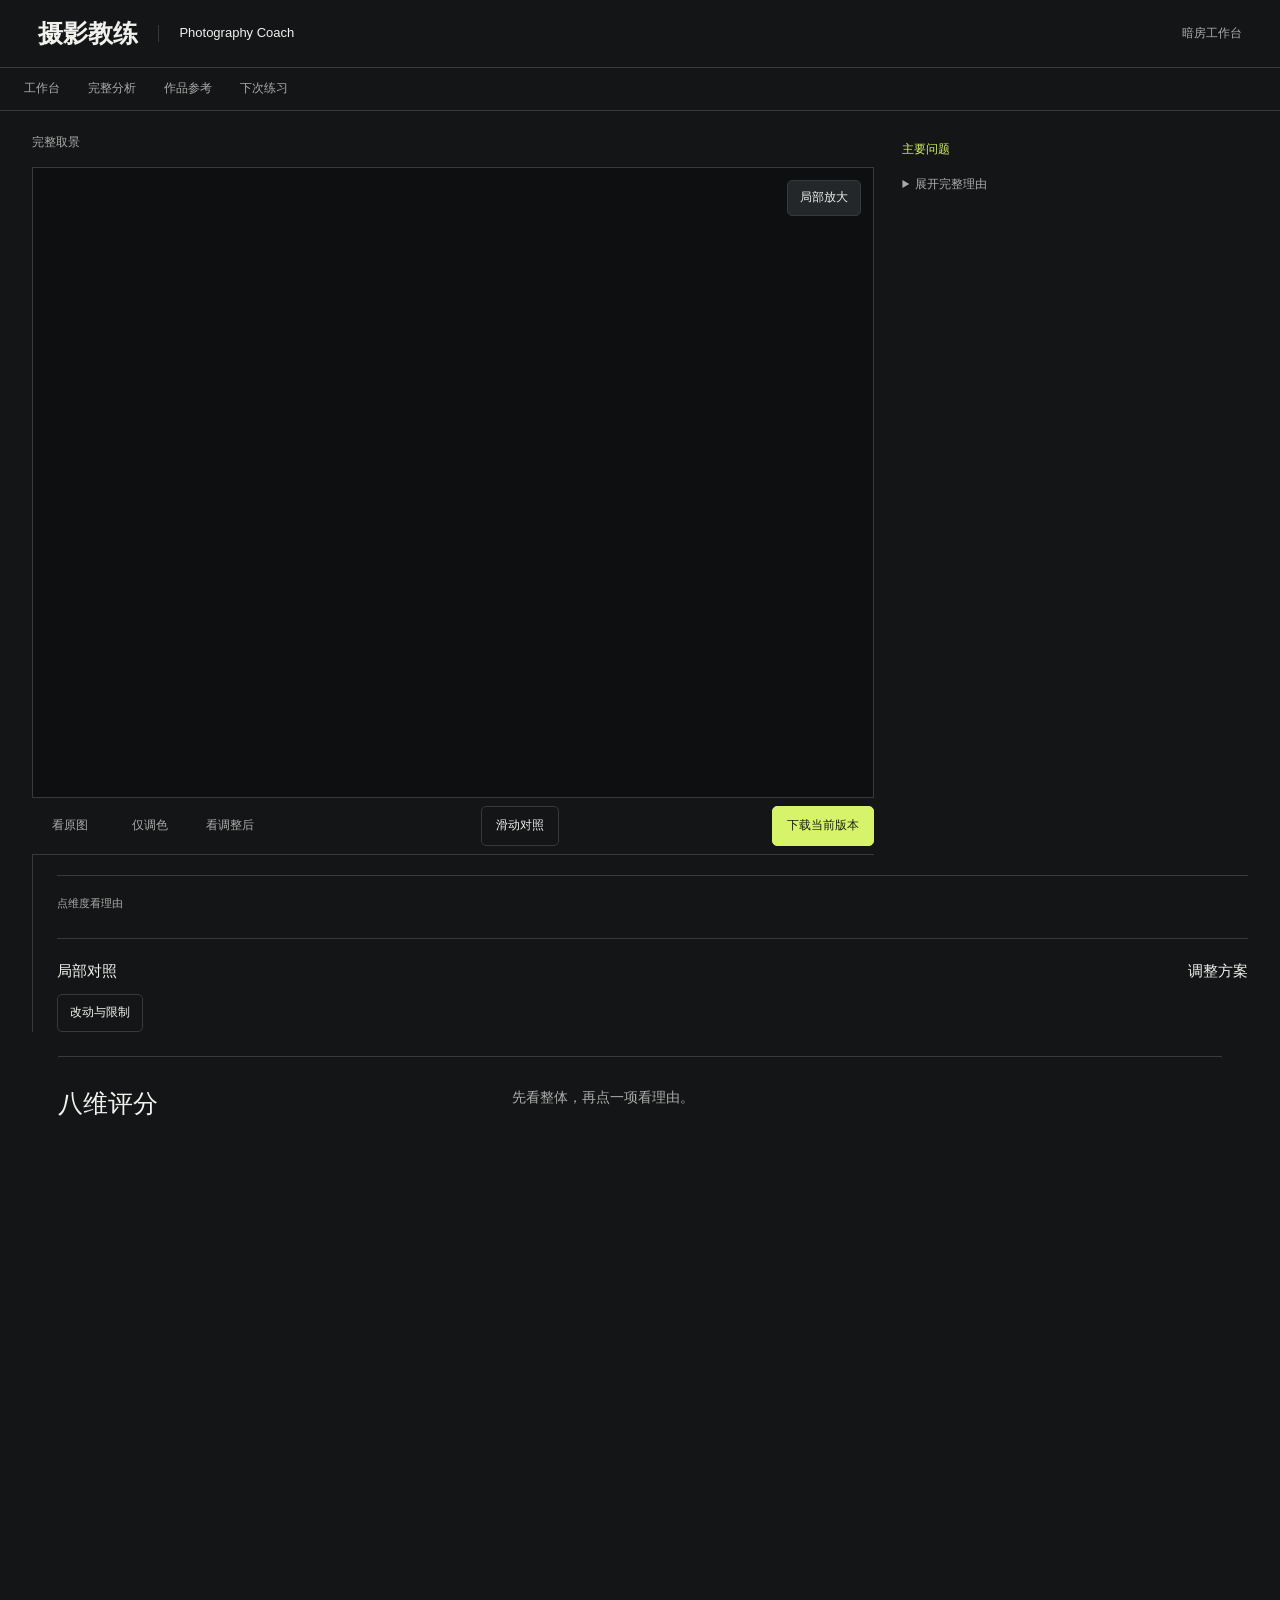
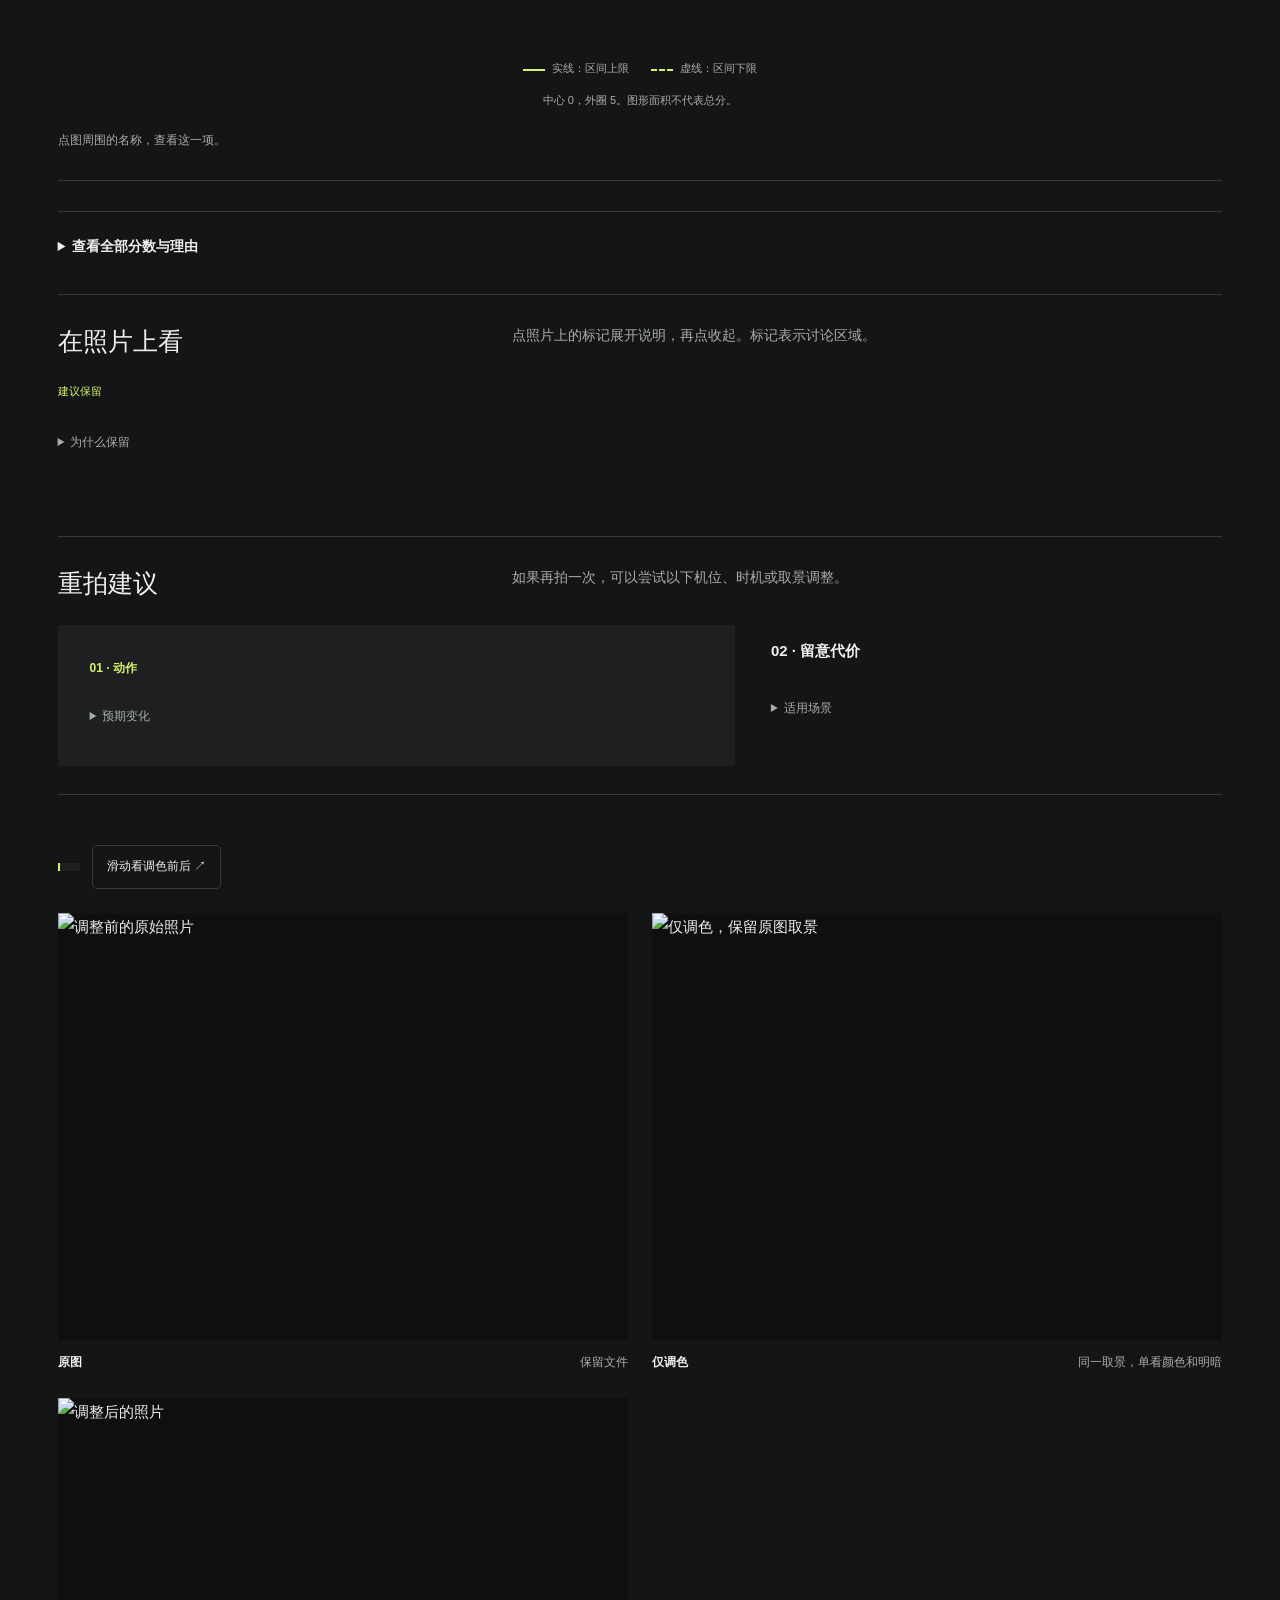
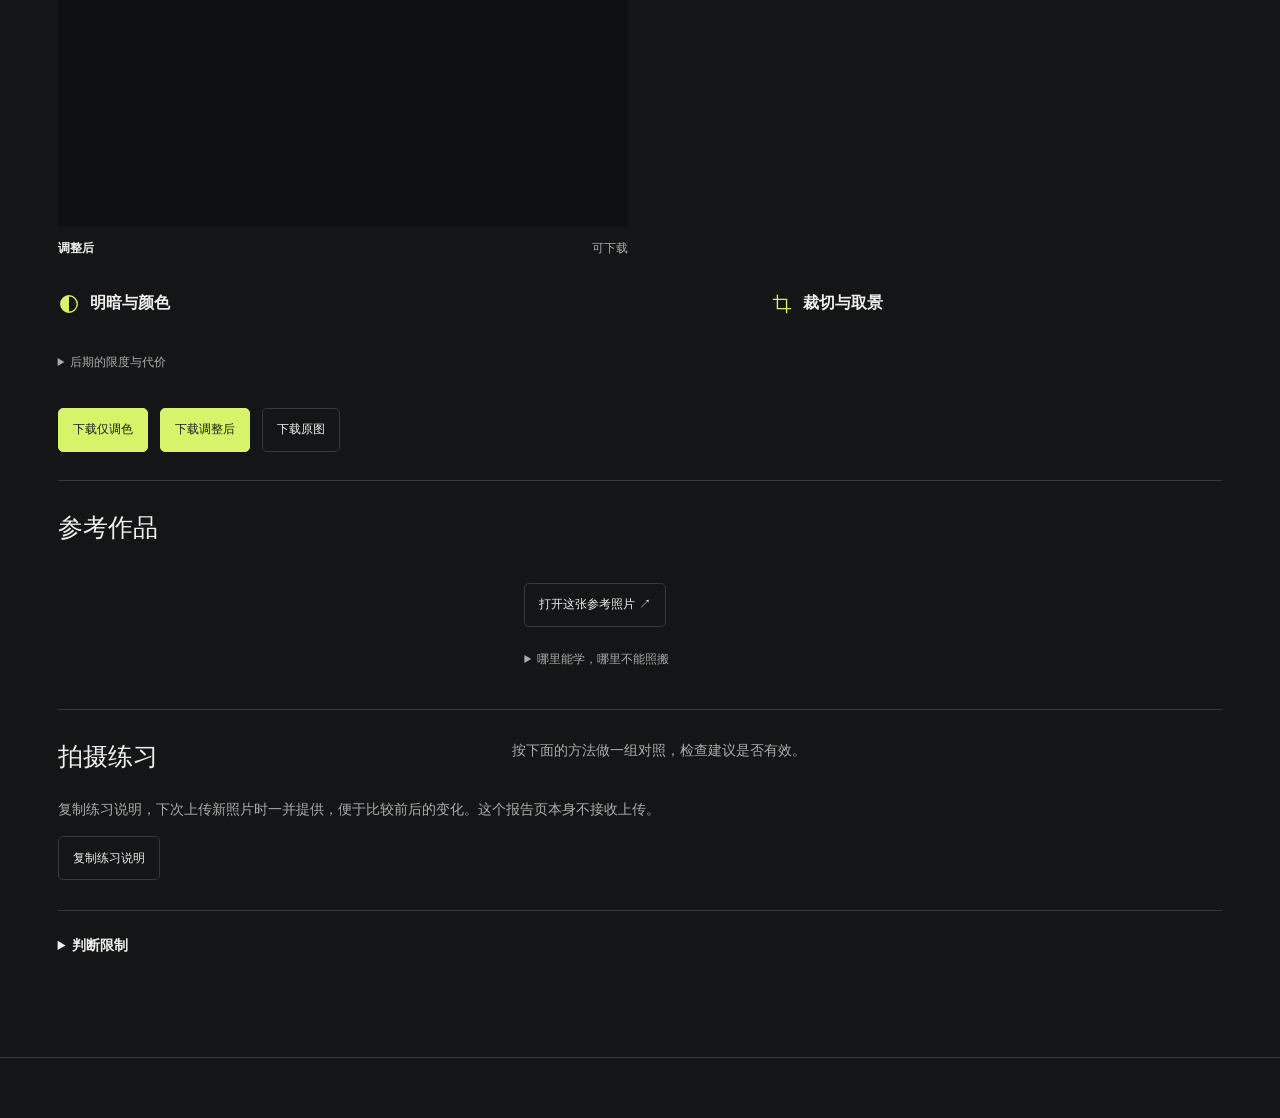
<file: assets/visual-report-template.html>
<!doctype html>
<!--
Phosphor Icons (image / arrows-horizontal), https://github.com/phosphor-icons/core
MIT License

Copyright (c) 2023 Phosphor Icons

Permission is hereby granted, free of charge, to any person obtaining a copy
of this software and associated documentation files (the "Software"), to deal
in the Software without restriction, including without limitation the rights
to use, copy, modify, merge, publish, distribute, sublicense, and/or sell
copies of the Software, and to permit persons to whom the Software is
furnished to do so, subject to the following conditions:

The above copyright notice and this permission notice shall be included in all
copies or substantial portions of the Software.

THE SOFTWARE IS PROVIDED "AS IS", WITHOUT WARRANTY OF ANY KIND, EXPRESS OR
IMPLIED, INCLUDING BUT NOT LIMITED TO THE WARRANTIES OF MERCHANTABILITY,
FITNESS FOR A PARTICULAR PURPOSE AND NONINFRINGEMENT. IN NO EVENT SHALL THE
AUTHORS OR COPYRIGHT HOLDERS BE LIABLE FOR ANY CLAIM, DAMAGES OR OTHER
LIABILITY, WHETHER IN AN ACTION OF CONTRACT, TORT OR OTHERWISE, ARISING FROM,
OUT OF OR IN CONNECTION WITH THE SOFTWARE OR THE USE OR OTHER DEALINGS IN THE
SOFTWARE.
-->
<html lang="zh-CN">
<head>
  <meta charset="utf-8">
  <meta name="viewport" content="width=device-width, initial-scale=1">
  <meta name="description" content="Photography Coach 单张照片点评">
  <title>Photography Coach</title>
  <link rel="icon" href="data:,">
  <style>
    /* Darkroom layout, shared palette with the local workbench. Standalone and offline.
       Full-frame fit by default; actual tone assets only. Layers: photo 1, nav 5, skip 6. */
    :root {
      color-scheme: dark;
      --bg: #141517; --surface: #1d1f21; --surface-strong: #242729;
      --text: #f0f1ed; --muted: #a9ada9; --faint: #a9ada9; --line: #363a3b;
      --accent: #d6f36a; --accent-text: #1a200c; --accent-soft: #2c3420;
      --photo-bg: #0d0f10; --radius: 5px;
      --serif: "Songti SC", "Noto Serif SC", "Noto Serif CJK SC", "Source Han Serif SC", serif;
      --sans: -apple-system, BlinkMacSystemFont, "PingFang SC", "Noto Sans SC", "Hiragino Sans GB", "Microsoft YaHei", sans-serif;
    }
    @media (prefers-color-scheme: dark) {
      :root:not([data-theme="light"]) {
        --bg: #141517; --surface: #1d1f21; --surface-strong: #242729;
        --text: #f0f1ed; --muted: #a9ada9; --faint: #a9ada9; --line: #363a3b;
        --accent: #d6f36a; --accent-text: #1a200c; --accent-soft: #2c3420; --photo-bg: #0d0f10;
      }
    }
    :root[data-theme="dark"] {
      color-scheme: dark;
      --bg: #141517; --surface: #1d1f21; --surface-strong: #242729;
      --text: #f0f1ed; --muted: #a9ada9; --faint: #a9ada9; --line: #363a3b;
      --accent: #d6f36a; --accent-text: #1a200c; --accent-soft: #2c3420; --photo-bg: #0d0f10;
    }
    :root[data-theme="light"] { color-scheme: light; --bg:#f5f5f0; --surface:#e9ebe3; --surface-strong:#fafbf7; --text:#252a24; --muted:#62695e; --faint:#62695e; --line:#d5d9ce; --accent:#526c18; --accent-text:#ffffff; --accent-soft:#e4edcf; --photo-bg:#e3e6de; }
    * { box-sizing: border-box; }
    html { scroll-behavior: smooth; scroll-padding-top: 80px; }
    body { margin: 0; background: var(--bg); color: var(--text); font-family: var(--sans); font-size: 15px; line-height: 1.8; -webkit-font-smoothing: antialiased; }
    button, a, textarea { font: inherit; }
    button, .button-primary, .button-quiet { touch-action: manipulation; }
    button { cursor: pointer; }
    a { color: inherit; text-underline-offset: 5px; }
    img { display: block; max-width: 100%; }
    [hidden] { display: none !important; }
    h1, h2, h3, p { margin-top: 0; }
    .topbar { min-height: 80px; display: flex; align-items: center; justify-content: space-between; gap: 24px; max-width: 1440px; margin: auto; padding: 0 clamp(20px, 4.5vw, 64px); }
    .brand { font-size: 24px; font-weight: 750; letter-spacing: .04em; line-height: 1.3; }
    .brand small { display: block; font-size: 9px; letter-spacing: .09em; font-weight: 550; margin-top: 5px; text-transform: uppercase; }
    .topbar-actions { display: flex; align-items: center; gap: 20px; }
    .topbar-actions span { color: var(--muted); font-size: 12px; }
    .theme-button { min-width: 48px; height: 44px; padding: 0 8px; border: 0; border-bottom: 1px solid var(--line); border-radius: 2px; background: transparent; color: var(--muted); font-size: 12px; }
    .report-nav { position: sticky; top: 0; z-index: 5; display: flex; gap: 32px; overflow-x: auto; padding-inline: max(clamp(20px, 4.5vw, 64px), calc((100vw - 1312px) / 2)); border-bottom: 1px solid var(--line); background: var(--bg); }
    .report-nav a { flex: 0 0 auto; padding: 14px 0; color: var(--muted); text-decoration: none; font-size: 13px; }
    .report-nav a:hover, .report-nav a:focus-visible { color: var(--accent); }
    .skip { position: absolute; left: 20px; top: -100px; background: var(--bg); padding: 12px; z-index: 6; }
    .skip:focus { top: 12px; }
    .workspace { max-width: 1440px; margin: auto; padding: 42px clamp(20px, 4.5vw, 64px) 64px; }
    .hero { display: grid; grid-template-columns: minmax(0, 1.45fr) minmax(320px, .8fr); gap: clamp(32px, 5vw, 72px); align-items: start; }
    .photo-shell { min-width: 0; }
    .photo-heading { display: flex; justify-content: space-between; align-items: center; margin-bottom: 12px; color: var(--muted); font-size: 12px; }
    .photo-heading span:last-child { color: var(--accent); }
    .photo-stage { position: relative; width: 100%; aspect-ratio: 4 / 3; max-height: min(58dvh, 620px); overflow: hidden; background: var(--photo-bg); }
    .photo-stage img { position: absolute; inset: 0; width: 100%; height: 100%; object-fit: contain; transition: opacity 160ms ease; opacity: 0; }
    .photo-stage[data-mode="source"] .source { opacity: 1; }
    .photo-stage[data-mode="color"] .color { opacity: 1; }
    .photo-stage[data-mode="treatment"] .treatment { opacity: 1; }
    .photo-stage[data-mode="compare"] .source { opacity: 1; }
    .photo-stage[data-mode="compare"] .color { opacity: 1; clip-path: inset(0 0 0 var(--split, 50%)); }
    .comparison-labels { display: flex; justify-content: space-between; padding-top: 10px; color: var(--muted); font-size: 12px; }
    .comparison-divider { position: absolute; inset-block: 0; left: var(--split, 50%); width: 2px; background: #f7f5f0; box-shadow: 0 0 0 1px rgb(23 25 22 / 20%); pointer-events: none; }
    .comparison-divider::after { content: "↔"; position: absolute; top: 50%; left: 50%; transform: translate(-50%, -50%); display: grid; place-items: center; width: 30px; height: 40px; border: 1px solid #deded5; border-radius: 4px; background: #f7f5f0; color: #292b27; font-size: 17px; }
    .comparison-control { padding-top: 4px; }
    .comparison-control label { display: block; font-size: 12px; color: var(--muted); }
    .comparison-control input { display: block; width: 100%; min-height: 44px; margin: 0; accent-color: var(--accent); cursor: ew-resize; }
    #toggleCompare[aria-pressed="true"] { color: var(--accent); border-color: var(--accent); background: var(--accent-soft); }
    .photo-toolbar { display: flex; align-items: center; justify-content: space-between; gap: 10px; margin-top: 14px; flex-wrap: wrap; }
    .tabs { display: inline-grid; grid-auto-flow: column; grid-auto-columns: 1fr; gap: 16px; }
    .tabs button { min-height: 44px; padding: 6px 0; border: 0; border-bottom: 1px solid transparent; border-radius: 2px; background: transparent; color: var(--muted); font-size: 12px; }
    .tabs button[aria-pressed="true"] { border-color: var(--accent); color: var(--accent); }
    button:active, .button-primary:active, .button-quiet:active { transform: translateY(1px); }
    .button-primary, .button-quiet { min-height: 44px; display: inline-flex; align-items: center; justify-content: center; padding: 8px 14px; border-radius: 2px; font-size: 12px; font-weight: 500; text-decoration: none; }
    .button-primary { background: var(--text); color: var(--bg); border: 1px solid var(--text); }
    .button-quiet { border: 1px solid var(--line); background: transparent; color: var(--text); }
    .button-quiet:hover, .theme-button:hover { border-color: var(--accent); color: var(--accent); }
    .hero-copy { padding: 0; }
    .kicker { margin: 0 0 24px; color: var(--accent); font-size: 12px; font-weight: 500; letter-spacing: .08em; }
    h1 { margin-bottom: 28px; font-family: var(--serif); font-size: clamp(30px, 2.9vw, 42px); line-height: 1.5; letter-spacing: -.04em; font-weight: 400; text-wrap: balance; }
    .lead { margin-bottom: 32px; color: var(--muted); font-size: 14px; line-height: 2; }
    .priority { padding: 24px 0 0; border-top: 1px solid var(--line); }
    .priority-label { display: block; margin-bottom: 12px; color: var(--accent); font-size: 12px; font-weight: 500; }
    .priority strong { display: block; margin-bottom: 12px; font-family: var(--serif); font-size: 21px; font-weight: 500; line-height: 1.65; }
    .priority p { margin: 0; color: var(--muted); font-size: 13px; line-height: 1.9; }
    .report { max-width: 1440px; margin: auto; padding: 0 clamp(20px, 4.5vw, 64px) 64px; }
    section { padding: 42px 0; border-top: 1px solid var(--line); }
    .section-head { display: grid; grid-template-columns: minmax(220px, .75fr) minmax(0, 1.25fr); gap: 48px; align-items: start; margin-bottom: 30px; }
    h2 { margin-bottom: 0; font-family: var(--serif); font-size: clamp(28px, 2.7vw, 38px); line-height: 1.5; letter-spacing: -.04em; font-weight: 400; }
    .section-head p { margin: 0; color: var(--muted); font-size: 14px; }
    .read-grid { display: grid; grid-template-columns: 1.15fr .85fr; gap: 56px; padding-block: 14px 24px; }
    .main-read, .keep-read { padding-left: 20px; border-left: 1px solid var(--line); }
    .main-read { border-color: var(--accent); }
    .read-grid small { display: block; margin-bottom: 10px; color: var(--accent); font-size: 12px; font-weight: 650; }
    .read-grid h3 { margin-bottom: 12px; font-family: var(--serif); font-size: 22px; font-weight: 500; line-height: 1.7; }
    .read-grid p { margin: 0; color: var(--muted); font-size: 14px; }
    .observation-workspace { display: grid; grid-template-columns: minmax(0, 1.2fr) minmax(0, .8fr); gap: 36px; margin-top: 36px; align-items: start; }
    .guide-controls { display: flex; flex-wrap: wrap; gap: 8px; margin-top: 28px; }
    .guide-controls button { min-height: 44px; padding: 9px 14px; border: 1px solid var(--line); border-radius: 3px; background: transparent; color: var(--muted); font-size: 13px; }
    .guide-controls button[aria-pressed="true"] { border-color: var(--accent); background: var(--accent-soft); color: var(--accent); }
    .guide-controls:not([hidden]) + .observation-workspace { margin-top: 20px; }
    .guide-panel { min-width: 0; }
    .guide-panel > small { display: block; color: var(--muted); margin: 0 0 10px; font-size: 12px; }
    .guide-sketch { position: relative; aspect-ratio: 4 / 3; overflow: hidden; background: #eeeae1; border: 1px solid var(--line); }
    .guide-overlay { position: absolute; inset: 0; overflow: hidden; pointer-events: none; }
    .guide-overlay, .pin-layer { z-index: 2; }
    .note-connector { position: absolute; inset: 0; width: 100%; height: 100%; z-index: 1; pointer-events: none; }
    .note-connector svg { display: block; width: 100%; height: 100%; }
    .note-connector line { stroke: var(--accent); stroke-width: 1.5; vector-effect: non-scaling-stroke; }
    .guide-canvas { width: 100%; height: 100%; display: block; }
    .guide-shape { vector-effect: non-scaling-stroke; stroke-linejoin: round; stroke-linecap: round; }
    .guide-area { fill: var(--guide-tone); stroke: var(--guide-tone); stroke-width: 1.5; }
    .guide-overlay .guide-area { fill-opacity: .10; stroke-width: 2; }
    .guide-sketch .guide-area { fill-opacity: .9; }
    .guide-line { fill: none; stroke: var(--guide-tone); stroke-width: 2.5; }
    .guide-arrow { fill: var(--guide-tone); }
    .guide-label { position: absolute; transform: translate(-50%, -50%); width: max-content; max-width: 112px; padding: 3px 6px; border-radius: 2px; background: rgb(255 252 245 / 94%); color: #303934; font-size: 11px; line-height: 1.5; text-align: center; box-shadow: 0 1px 4px rgb(0 0 0 / 10%); }
    button.guide-label { pointer-events: auto; min-height: 44px; max-width: 128px; padding: 6px 9px; border: 1px solid #fffaf2; font-size: 12px; }
    button.guide-label::after { content: ' +'; color: #94452e; font-weight: 700; }
    button.guide-label[aria-expanded="true"] { border-color: #94452e; outline: 2px solid #fffaf2; }
    button.guide-label[aria-expanded="true"]::after { content: ' −'; }
    button.guide-label:active { transform: translate(-50%, -50%); }
    .photo-note { position: absolute; z-index: 4; width: min(290px, calc(100% - 16px)); max-height: calc(100% - 16px); overflow-y: auto; overscroll-behavior: contain; padding: 12px 16px 16px; border: 1px solid var(--accent); border-radius: 3px; background: var(--surface-strong); color: var(--text); box-shadow: 0 5px 22px rgb(0 0 0 / 18%); }
    .photo-note-head { display: flex; justify-content: space-between; align-items: center; gap: 12px; }
    .photo-note h3 { margin: 0; font-size: 15px; font-weight: 600; line-height: 1.6; }
    .photo-note-close { flex: 0 0 44px; width: 44px; height: 44px; margin-right: -10px; border: 0; background: transparent; color: var(--muted); font-size: 12px; }
    .photo-note p { margin: 6px 0 0; font-size: 13px; line-height: 1.85; overflow-wrap: anywhere; }
    .photo-note details { margin-top: 10px; padding: 0; border: 0; }
    .photo-note summary { min-height: 32px; padding: 3px 0; font-size: 12px; color: var(--muted); }
    .photo-note details p { font-size: 12px; color: var(--muted); }
    .photo-note .button-quiet { margin-top: 12px; }
    .inspection { position: sticky; top: 80px; z-index: 1; min-width: 0; }
    .annotated-photo { position: relative; background: var(--photo-bg); }
    .annotated-photo img { width: 100%; height: auto; }
    .region-layer { position: absolute; inset: 0; pointer-events: none; overflow: hidden; }
    .region { position: absolute; border: 2px solid var(--accent); background: rgb(228 154 102 / 12%); }
    .region.crop { border-style: dashed; background: transparent; box-shadow: 0 0 0 2000px rgb(0 0 0 / 45%); }
    .inspection-toolbar { display: flex; flex-wrap: wrap; gap: 10px; margin: 12px 0; }
    .inspection-toolbar button[aria-pressed="true"] { border-color: var(--accent); color: var(--accent); }
    .inspection-caption { min-height: 3em; color: var(--muted); font-size: 13px; }
    .pin-layer { position: absolute; inset: 0; pointer-events: none; }
    .photo-pin { position: absolute; transform: translate(-50%, -50%); pointer-events: auto; width: 44px; height: 44px; border: 2px solid #fffaf2; border-radius: 50%; background: #94452e; color: #fffaf2; box-shadow: 0 2px 8px rgb(0 0 0 / 30%); font: 600 13px/1 var(--sans); }
    .photo-pin:active { transform: translate(-50%, -50%); }
    .photo-pin[aria-current="true"] { outline: 3px solid #94452e; outline-offset: 3px; }
    .map { display: grid; gap: 0; }
    .map-item { padding-left: 18px; border-left: 2px solid var(--line); }
    .map-item.primary, .map-item.selected { border-color: var(--accent); }
    .map-label { display: flex; align-items: baseline; justify-content: space-between; gap: 12px; margin-bottom: 4px; }
    .map-item strong { font-size: 15px; }
    .map-item small { color: var(--faint); font-size: 11px; white-space: nowrap; }
    .map-item.primary small { color: var(--accent); }
    .map-item { padding-block: 12px; }
    .map-item p { display: none; margin: 10px 0; color: var(--muted); font-size: 13px; line-height: 1.85; }
    .map-item.selected p { display: block; }
    .map-item button { width: 100%; margin-top: 0; padding: 0; text-align: left; min-height: 44px; border: 0; background: transparent; color: var(--text); border-radius: 2px; font-size: 14px; }
    .map-item button .map-number { display: inline-block; color: var(--accent); font: 14px Georgia, serif; width: 30px; }
    .map-item.selected button { border-color: var(--accent); }
    .observation-workspace.text-only { display: block; }
    .text-only .map { grid-template-columns: 1fr 1fr; gap: 28px; }
    .integrity { display: grid; grid-template-columns: 1fr 1fr; gap: 24px 36px; margin-top: 24px; }
    .integrity p { margin: 0; color: var(--muted); font-size: 13px; }
    .integrity strong { display: block; color: var(--text); margin-bottom: 6px; font-size: 14px; }
    /* Figma 5:134: dynamic radar geometry follows each report's 0–5 intervals. */
    .score-visual { display: grid; grid-template-columns: minmax(0, 1.2fr) minmax(250px, .8fr); align-items: center; gap: clamp(28px, 5vw, 72px); }
    .radar-figure { margin: 0; min-width: 0; }
    .radar-plot { position: relative; width: 100%; max-width: 560px; aspect-ratio: 500 / 460; margin: auto; }
    .radar-plot svg { width: 100%; height: 100%; display: block; overflow: visible; }
    .radar-grid, .radar-axis { fill: none; stroke: var(--line); stroke-width: 1; }
    .radar-axis[data-selected="true"] { stroke: var(--accent); stroke-width: 1.5; }
    .radar-band { fill: var(--accent); fill-opacity: .16; fill-rule: evenodd; }
    .radar-upper, .radar-lower { fill: none; stroke: var(--accent); stroke-width: 2; stroke-linejoin: round; }
    .radar-lower { stroke-width: 1.5; stroke-dasharray: 4 4; }
    .radar-interval { stroke: var(--accent); stroke-width: 3; stroke-linecap: round; }
    .radar-dot { fill: var(--accent); stroke: var(--bg); stroke-width: 1.5; }
    .radar-choice { position: absolute; transform: translate(-50%, -50%); width: 104px; min-height: 44px; padding: 3px; border: 1px solid transparent; border-radius: 2px; background: transparent; color: var(--text); font-size: 13px; line-height: 1.5; text-align: center; }
    .radar-choice span { display: block; color: var(--accent); font-size: 12px; margin-top: 2px; font-variant-numeric: tabular-nums; }
    .radar-choice:hover, .radar-choice[aria-pressed="true"] { background: var(--accent-soft); border-color: var(--accent); }
    .radar-choice:active { transform: translate(-50%, -50%); }
    .radar-legend { display: flex; justify-content: center; flex-wrap: wrap; gap: 8px 22px; color: var(--muted); font-size: 11px; }
    .radar-legend span::before { content: ''; display: inline-block; width: 22px; vertical-align: middle; margin-right: 7px; border-top: 2px solid var(--accent); }
    .radar-legend .lower::before { border-top-style: dashed; }
    .radar-note { margin: 12px 0 0; color: var(--muted); font-size: 11px; text-align: center; }
    .selected-score { padding: 28px; background: var(--surface); min-width: 0; }
    .selected-score .score-instruction { margin: 0 0 24px; color: var(--muted); font-size: 12px; }
    .selected-score h3 { font-size: 16px; font-weight: 500; margin-bottom: 4px; }
    .selected-score .selected-value { display: block; color: var(--accent); font-size: 38px; font-weight: 400; font-variant-numeric: tabular-nums; line-height: 1.5; margin-bottom: 18px; }
    .selected-score p { margin: 0; font-size: 14px; line-height: 1.9; }
    .score-details .scores { margin-top: 24px; }
    @media (max-width: 767px) { .score-visual { grid-template-columns: 1fr; gap: 24px; } .radar-choice { width: 82px; font-size: 12px; } .selected-score { padding: 22px; } .selected-score .score-instruction { margin-bottom: 12px; } }
    .scores { display: grid; grid-template-columns: 1fr 1fr; gap: 24px 48px; }
    .score { display: flex; flex-direction: column; gap: 6px; min-width: 0; padding: 0; }
    .score-title { display: flex; flex-direction: row; justify-content: space-between; gap: 12px; font-size: 13px; font-weight: 500; }
    .score-value { color: var(--accent); font-size: 13px; font-weight: 500; white-space: nowrap; font-variant-numeric: tabular-nums; }
    .score-track { position: relative; height: 10px; margin: 5px 0; overflow: hidden; background: var(--line); }
    .score-band { position: absolute; left: var(--low); width: var(--range); top: 0; height: 10px; min-width: 3px; background: var(--accent); }
    .score p { margin: 0; color: var(--muted); font-size: 11px; line-height: 1.7; }
    .score-legend { margin: 18px 0 0; color: var(--muted); font-size: 11px; }
    .check-strip { display: flex; flex-wrap: wrap; gap: 10px 20px; margin-top: 24px; }
    .check-badge { font-size: 11px; color: var(--muted); }
    .check-badge::before { content: ''; display: inline-block; width: 6px; height: 6px; border-radius: 50%; margin-right: 6px; background: currentColor; }
    .check-badge[data-verdict="观察"], .check-badge[data-verdict="问题"] { color: var(--accent); }
    .check-badge[data-verdict="无法判断"]::before { background:transparent; border:1px dashed currentColor; box-sizing:border-box; }
    .inline-detail { margin-top: 12px; padding-top: 10px; border-top: 0; }
    .inline-detail summary { color: var(--muted); font-size: 12px; font-weight: 400; }
    .keep-summary { display: flex; flex-wrap: wrap; align-items: baseline; gap: 8px 20px; margin-bottom: 20px; }
    .keep-summary small { color: var(--accent); font-size: 11px; }
    .keep-summary h3 { margin: 0; font: 400 19px/1.6 var(--serif); }
    .uncertainty { display: block; margin-top: 6px; color: var(--accent); }
    .shoot { display: grid; grid-template-columns: 1.2fr .8fr; gap: 36px; align-items: start; }
    .instruction { padding: 28px 32px; background: var(--surface); }
    .instruction small { font-weight: 650; color: var(--accent); font-size: 12px; }
    .instruction h3 { margin: 16px 0; font-family: var(--serif); font-size: 23px; line-height: 1.85; font-weight: 400; }
    .instruction p { margin: 0; color: var(--muted); font-size: 14px; }
    .shoot-notes { padding: 12px 0; }
    .shoot-notes h3 { margin-bottom: 8px; font-size: 15px; }
    .shoot-notes p { margin-bottom: 24px; color: var(--muted); font-size: 14px; }
    .compare { display: grid; grid-template-columns: 1fr 1fr; gap: 24px; }
    .compare.single { grid-template-columns: 1fr; max-width: 720px; }
    .compare figure { margin: 0; min-width: 0; }
    .compare .combined { grid-column: 1 / -1; width: min(100%, 720px); margin: 16px auto 0; }
    .compare img { width: 100%; aspect-ratio: 4 / 3; object-fit: contain; background: var(--photo-bg); }
    .compare figcaption { display: flex; justify-content: space-between; gap: 12px; margin-top: 12px; color: var(--muted); font-size: 12px; }
    .compare figcaption strong { color: var(--text); }
    .version-hint { margin: 12px 0 0; color: var(--muted); font-size: 12px; line-height: 1.8; }
    .edit-status { display: flex; flex-wrap: wrap; align-items: center; gap: 12px; margin-bottom: 24px; color: var(--muted); font-size: 12px; }
    .edit-status > span { padding: 4px 10px; border-left: 2px solid var(--accent); background: var(--surface); }
    .edit-notes { display: grid; grid-template-columns: 1.2fr .8fr; gap: 36px; margin-top: 30px; }
    .edit-notes h3 { display: flex; align-items: center; gap: 10px; margin-bottom: 12px; font-size: 16px; }
    .edit-notes svg { width: 22px; height: 22px; flex: 0 0 auto; color: var(--accent); }
    .edit-notes p { margin: 0; color: var(--muted); font-size: 14px; }
    .edit-actions { display: flex; flex-wrap: wrap; gap: 12px; margin-top: 24px; }
    .learning-check > summary { min-height: 44px; }
    .learning-layout { display: grid; grid-template-columns: minmax(0, .85fr) minmax(0, 1.15fr); gap: 32px; align-items: start; margin-top: 20px; }
    .learning-photo { margin: 0; min-width: 0; }
    .learning-photo .annotated-photo img { width: 100%; }
    .learning-photo .region { background: transparent; }
    .learning-photo figcaption { display: flex; align-items: center; justify-content: space-between; gap: 8px; margin-top: 10px; color: var(--muted); font-size: 12px; }
    .learning-photo figcaption button { flex-shrink: 0; }
    .learning-copy h3 { margin-bottom: 18px; font-family: var(--serif); font-size: 23px; font-weight: 400; line-height: 1.65; }
    .learning-options, .learning-feedback { display: grid; grid-template-columns: 1fr 1fr; gap: 16px; }
    .learning-option { display: flex; align-items: center; gap: 10px; width: 100%; min-height: 68px; padding: 12px; border: 1px solid var(--line); border-radius: 2px; background: transparent; color: var(--text); text-align: left; font-size: 13px; line-height: 1.6; }
    .learning-option > span:first-child { color: var(--accent); font: 24px Georgia, serif; }
    .learning-option[aria-pressed="true"] { border-color: var(--accent); background: var(--accent-soft); }
    .learning-feedback { margin-top: 18px; }
    .learning-feedback article { border-top: 2px solid var(--line); padding-top: 12px; }
    .learning-feedback article[data-selected="true"] { border-color: var(--accent); }
    .learning-feedback h4 { margin: 0 0 8px; font-size: 13px; font-weight: 600; }
    .learning-feedback p { margin: 0 0 10px; color: var(--muted); font-size: 13px; line-height: 1.85; }
    .learning-feedback p:last-child { margin-bottom: 0; }
    .learning-feedback b { color: var(--text); font-weight: 500; }
    .learning-takeaway { margin: 20px 0 0; padding: 14px 0 0 16px; border-top: 1px solid var(--line); border-left: 2px solid var(--accent); font-size: 14px; line-height: 1.9; }
    .learning-state { min-height: 1.8em; margin: 12px 0; color: var(--muted); font-size: 12px; }
    .reference { display: grid; grid-template-columns: .75fr 1.25fr; gap: 48px; align-items: start; }
    .reference-title { display: flex; flex-direction: column; gap: 24px; padding-right: 32px; }
    .reference-title small { color: var(--muted); font-size: 12px; }
    .reference-title strong { font-family: Georgia, var(--serif); font-size: clamp(32px, 4vw, 54px); font-weight: 400; letter-spacing: -.035em; line-height: 1.2; overflow-wrap: anywhere; }
    .reference-copy h3 { margin-bottom: 14px; font-size: 18px; font-weight: 550; line-height: 1.8; }
    .reference-copy p { color: var(--muted); font-size: 14px; }
    .practice { max-width: 840px; font-family: var(--serif); font-size: 22px; line-height: 1.95; }
    .practice strong { color: var(--accent); }
    .practice-return { margin-top: 22px; color: var(--muted); font-size: 14px; max-width: 840px; }
    #practicePrompt { width: 100%; min-height: 130px; padding: 14px; color: var(--text); background: var(--surface); border: 1px solid var(--line); border-radius: 4px; }
    details { margin-top: 30px; padding-top: 22px; border-top: 1px solid var(--line); }
    summary { cursor: pointer; font-size: 14px; font-weight: 600; min-height: 32px; }
    summary span { margin-left: 12px; color: var(--muted); font-size: 12px; font-weight: 400; }
    details > p { margin: 14px 0 0; color: var(--muted); font-size: 13px; }
    .source-credit, footer { max-width: 1440px; margin: auto; padding: 24px clamp(20px, 4.5vw, 64px); color: var(--faint); font-size: 12px; }
    footer { padding-bottom: 36px; border-top: 1px solid var(--line); }
    :focus-visible { outline: 3px solid var(--accent); outline-offset: 4px; }
    @media (max-width: 1100px) {
      .hero { grid-template-columns: minmax(0, 1.1fr) minmax(300px, .9fr); gap: 28px; }
      .photo-toolbar { display: grid; grid-template-columns: 1fr 1fr; }
      .tabs { grid-column: 1 / -1; width: 100%; }
      .scores { gap: 16px; }
      .score { grid-template-columns: 1fr; gap: 12px; }
      .score-title { flex-direction: row; justify-content: space-between; align-items: baseline; }
      .score-value { white-space: nowrap; }
    }
    @media (max-width: 900px) {
      .hero { grid-template-columns: 1fr; gap: 28px; }
      .photo-stage { max-height: none; }
      .hero-copy { padding: 0; }
      .observation-workspace { grid-template-columns: 1fr; gap: 20px; }
      .inspection { position: static; }
      .map { grid-template-columns: 1fr 1fr; }
      .section-head, .reference { grid-template-columns: 1fr; gap: 16px; }
      .reference-title { padding: 0; gap: 16px; }
    }
    @media (max-width: 767px) {
      .topbar { min-height: 76px; padding-inline: 20px; gap: 12px; }
      .topbar-actions { gap: 12px; }
      .topbar-actions span { font-size: 11px; }
      .report-nav { padding-inline: 20px; gap: 24px; }
      .workspace { padding: 24px 20px 36px; }
      .photo-shell { padding: 0; }
      .photo-toolbar { display: grid; grid-template-columns: 1fr 1fr; }
      .tabs { width: 100%; grid-column: 1 / -1; }
      .tabs button { padding-inline: 8px; }
      h1 { font-size: 30px; }
      .priority { padding: 22px 0 0; }
      .report { padding: 0 20px 36px; }
      section { padding: 40px 0; }
      .read-grid, .map, .text-only .map, .scores, .shoot, .compare, .edit-notes, .integrity { grid-template-columns: 1fr; gap: 20px; }
      .learning-layout { grid-template-columns: 1fr; gap: 24px; }
      .learning-options, .learning-feedback { gap: 12px; }
      .learning-copy h3 { font-size: 21px; }
      .main-read, .keep-read { padding: 0 0 0 18px; }
      .instruction { padding: 22px; }
      .score { grid-template-columns: 1fr; }
      .compare { gap: 28px; }
      .compare .combined { margin-top: 0; }
      .edit-actions { gap: 10px; }
      summary span { display: block; margin-left: 18px; }
    }
    @media (prefers-reduced-motion: reduce) {
      html { scroll-behavior: auto; }
      *, *::before, *::after { transition-duration: 0.01ms !important; }
    }
    /* Darkroom workbench. Functional charts/marks use report data, not generated UI images. */
    html, body { overflow-x: clip; }
    .topbar, .workspace, .report, .source-credit, footer { max-width: 1760px; }
    .topbar { min-height: 68px; padding-inline: clamp(20px,3vw,48px); border-bottom:1px solid var(--line); }
    .brand { display:flex; align-items:center; gap:20px; letter-spacing:0; font-size:25px; }
    .brand small { display:inline; margin:0; padding-left:20px; border-left:1px solid var(--line); font-size:13px; font-weight:400; letter-spacing:0; text-transform:none; }
    .report-nav { padding-inline:max(24px,calc((100% - 1664px)/2)); gap:28px; background:var(--bg); }
    .report-nav a { padding-block:10px; font-size:12px; }
    .workspace { padding:16px clamp(16px,2.5vw,48px) 0; }
    .hero { display:block; }
    .photo-heading { margin:0 0 8px; font-size:12px; }
    .photo-stage { height:var(--workbench-stage-height,clamp(240px,calc(100dvh - 410px),540px)); max-height:none; aspect-ratio:auto; border:1px solid var(--line); overflow:hidden; }
    .photo-canvas { position:absolute; left:50%; top:50%; transform:translate(-50%,-50%); width:100%; height:100%; }
    .photo-canvas > img { transition:none; }
    .photo-canvas > .source { z-index:0; }
    .photo-canvas > .color, .photo-canvas > .treatment { z-index:1; }
    .photo-stage[data-mode="color"] .source { opacity:1; }
    .photo-stage[data-mode="color"] .color, .photo-stage[data-mode="compare"] .color { opacity:var(--tone-opacity,1); }
    .stage-tools { position:absolute; z-index:4; top:12px; left:12px; right:12px; display:flex; align-items:start; justify-content:space-between; gap:8px; pointer-events:none; }
    .stage-tools button, .stage-tools a { pointer-events:auto; min-height:36px; font-size:12px; padding:6px 12px; background:var(--surface-strong); border:1px solid var(--line); border-radius:5px; color:var(--text); }
    .stage-tools button[aria-pressed="true"] { color:var(--accent); border-color:var(--accent); }
    #stageAnnotationTools { flex:1; min-width:0; }
    .stage-tools .inspection-toolbar { max-width:100%; }
    .stage-tools button { white-space:nowrap; }
    .stage-tools .inspection-toolbar { display:flex; gap:6px; margin:0; flex-wrap:wrap; max-width:70%; }
    .photo-stage #inspection { position:absolute; inset:0; z-index:3; background:transparent; pointer-events:none; }
    .photo-stage #annotatedPhoto { height:100%; width:100%; background:transparent; }
    .photo-stage #inspectionSource { width:100%; height:100%; visibility:hidden; pointer-events:none; }
    .photo-stage #photoNote { pointer-events:auto; }
    .photo-stage[data-mode="treatment"] #inspection { visibility:hidden; }
    .photo-stage .guide-overlay { background:transparent; }
    .photo-pin { width:34px; height:34px; border:1px solid var(--accent); color:var(--accent-text); background:var(--accent); box-shadow:0 2px 8px #0005; }
    .photo-pin[aria-current="true"] { outline:2px solid var(--accent); }
    .photo-note { background:var(--surface-strong); border-color:var(--accent); border-radius:5px; }
    button.guide-label { background:var(--surface-strong); color:var(--text); border-color:var(--accent); min-height:36px; }
    button.guide-label::after { color:var(--accent); }
    button.guide-label[aria-expanded="true"] { border-color:var(--accent); outline-color:var(--surface-strong); }
    .comparison-divider { z-index:2; background:#f1f2ec; }
    .comparison-divider::after { content:none; }
    .comparison-handle { position:absolute; display:grid; place-items:center; width:34px; height:34px; border-radius:50%; left:50%; top:50%; transform:translate(-50%,-50%); background:#f1f2ec; color:#232823; }
    .icon { width:20px; height:20px; display:inline-block; flex:none; vertical-align:middle; fill:currentColor; }
    .photo-toolbar { margin-top:0; padding-block:8px; border-bottom:1px solid var(--line); gap:12px; }
    .tabs { gap:4px; }
    .tabs button { min-height:36px; padding:6px 14px; border-radius:5px; font-size:12px; }
    .tabs button[aria-pressed="true"] { background:var(--accent-soft); border-color:transparent; }
    .photo-toolbar .button-primary, .photo-toolbar .button-quiet { min-height:36px; }
    .button-primary { background:var(--accent); border-color:var(--accent); color:var(--accent-text); border-radius:5px; }
    .button-quiet { border-radius:5px; }
    .comparison-control { position:absolute; inset:0; z-index:2; padding:0; pointer-events:none; }
    .comparison-control input { position:absolute; inset:0; width:100%; height:100%; opacity:0; margin:0; pointer-events:auto; }
    .comparison-control:focus-within { outline:2px solid var(--accent); outline-offset:-3px; }
    .comparison-control label { position:absolute; bottom:10px; left:50%; transform:translateX(-50%); width:max-content; max-width:90%; padding:3px 8px; border-radius:4px; background:var(--surface-strong); color:var(--muted); font-size:11px; z-index:3; }
    .comparison-labels { position:absolute; z-index:2; inset:12px 20% auto; padding:0; pointer-events:none; gap:20px; }
    .comparison-labels span { color:var(--text); border:1px solid var(--line); border-radius:16px; padding:3px 12px; background:var(--surface-strong); font-size:12px; }
    .version-hint { display:none; }
    .darkroom-dock { display:grid; grid-template-columns:285px minmax(240px,.85fr) minmax(260px,1fr); gap:24px; padding-block:10px 14px; border-bottom:1px solid var(--line); }
    .dock-group { min-width:0; }
    .dock-group + .dock-group { border-left:1px solid var(--line); padding-left:24px; }
    .dock-heading { display:flex; justify-content:space-between; align-items:center; gap:12px; margin-bottom:4px; font-size:13px; }
    .dock-heading a { text-decoration:none; font-size:13px; }
    .dock-heading small { color:var(--muted); font-size:10px; }
    .darkroom-dock .radar-plot { width:210px; max-width:100%; margin:0 auto; }
    .darkroom-dock .radar-choice { width:82px; min-height:34px; font-size:10px; line-height:1.4; }
    .darkroom-dock .radar-choice span { font-size:10px; }
    .darkroom-dock .radar-legend, .darkroom-dock .radar-note { display:none; }
    .detail-pair { display:grid; grid-template-columns:minmax(0,1fr) minmax(0,1fr); gap:12px; margin:8px 0; }
    .detail-pair figure { margin:0; min-width:0; }
    .detail-pair canvas { width:100%; height:80px; display:block; object-fit:contain; background:var(--photo-bg); }
    .detail-pair figcaption { color:var(--muted); font-size:10px; margin-top:4px; }
    .tone-control { display:grid; grid-template-columns:auto minmax(80px,1fr) 36px; gap:12px; align-items:center; font-size:12px; margin-top:12px; }
    input[type="range"] { accent-color:var(--accent); min-height:32px; width:100%; margin:0; }
    .tone-control output { color:var(--accent); text-align:right; font-variant-numeric:tabular-nums; }
    .dock-status { color:var(--muted); font-size:11px; line-height:1.7; margin:8px 0; }
    #mixStatus:empty { display:none; }
    .dock-help { margin:0; padding:0; border:0; font-size:11px; }
    .dock-help summary { min-height:30px; padding:5px 0; font-size:11px; color:var(--muted); font-weight:400; }
    .dock-actions { display:flex; gap:10px; flex-wrap:wrap; margin-top:10px; }
    .dock-actions .button-primary, .dock-actions .button-quiet { min-height:34px; padding:5px 12px; font-size:11px; }
    .hero-copy .kicker { display:none; }
    h1,h2,h3,.priority strong,.practice,.reference-title strong,.keep-summary h3 { font-family:var(--sans); letter-spacing:0; }
    h1 { font-size:16px; font-weight:500; line-height:1.65; margin-bottom:8px; text-wrap:initial; }
    .hero-copy .priority { padding:12px 0 0; border-top:0; }
    .hero-copy .priority-label { margin-bottom:4px; font-size:10px; }
    .hero-copy .priority strong { font-size:19px; line-height:1.6; margin-bottom:6px; }
    .hero-copy .lead { font-size:12px; line-height:1.8; margin:8px 0; }
    .hero-copy .inline-detail { margin-top:8px; padding-top:0; }
    .hero-copy details>p { font-size:12px; line-height:1.8; }
    .hero-copy .inline-detail summary { min-height:28px; font-size:11px; }
    #regionCaption { margin:8px 0 0; min-height:0; font-size:11px; }
    .report { max-width:1320px; padding-top:24px; }
    .report section { padding-block:36px; }
    h2 { font-size:25px; font-weight:500; line-height:1.5; }
    .read-grid h3,.instruction h3,.learning-copy h3 { font-size:19px; }
    .section-head { gap:28px; margin-bottom:22px; }
    .score-visual { display:block; }
    .selected-score { padding:18px 0; border-bottom:1px solid var(--line); background:transparent; }
    .selected-score .score-instruction { margin-bottom:10px; }
    .selected-score .selected-value { font-size:25px; margin-bottom:8px; }
    .observation-workspace { display:block; margin-top:20px; }
    .map { grid-template-columns:repeat(2,minmax(0,1fr)); gap:12px 30px; }
    .guide-panel { margin-top:24px; max-width:600px; }
    .guide-sketch { background:var(--surface); }
    .guide-controls { margin-top:18px; }
    .guide-controls button { min-height:36px; padding:6px 12px; font-size:12px; }
    .reference-title strong { font-size:32px; line-height:1.35; }
    .practice { font-size:19px; }
    .topbar { position:sticky; top:0; z-index:5; background:var(--bg); gap:24px; }
    .brand { order:1; }
    .topbar-actions { order:3; }
    .topbar .report-nav { order:2; position:static; margin-inline:auto; padding:0; border:0; gap:24px; }
    @media(min-width:1500px) { .darkroom-dock { grid-template-columns:330px minmax(300px,1fr) minmax(300px,1fr); gap:28px; } }
    @media(max-width:1050px) { .darkroom-dock { grid-template-columns:255px minmax(0,1fr); } #dockDecision { grid-column:1 / -1; border-left:0; padding-left:0; padding-top:16px; border-top:1px solid var(--line); } .hero-copy .priority { padding-top:0; } .photo-stage { height:440px; } }
    @media(max-width:650px) { .topbar { min-height:64px; flex-wrap:wrap; padding-block:10px; gap:8px 16px; } .brand { font-size:22px; gap:12px; } .brand small { padding-left:12px; font-size:11px; } .topbar-actions { margin-left:auto; } .topbar-actions span { display:none; } .topbar .report-nav { order:4; flex-basis:100%; gap:22px; justify-content:space-between; } .topbar .report-nav a { font-size:11px; } .workspace { padding:12px 12px 0; } .photo-stage { height:360px; } .stage-tools { left:8px; right:8px; top:8px; } .stage-tools button { padding:5px 8px; font-size:11px; } .stage-tools .inspection-toolbar { max-width:100%; gap:4px; } .photo-toolbar { display:flex; } .tabs { display:flex; flex:1 1 100%; } .tabs button { flex:1; padding-inline:6px; } .darkroom-dock { display:flex; flex-direction:column; gap:18px; } .dock-group + .dock-group { border-left:0; padding:18px 0 0; border-top:1px solid var(--line); } .darkroom-dock .radar-plot { width:280px; } .darkroom-dock .radar-choice { font-size:11px; } .darkroom-dock .radar-choice span { font-size:11px; } .detail-pair canvas { height:138px; } .comparison-labels { inset:60px 12px auto; } .comparison-control label { font-size:10px; } .report { padding-inline:16px; } .map { grid-template-columns:1fr; } .photo-pin { width:34px; height:34px; } .hero-copy .priority strong { font-size:19px; } }
    /* Space follows the photo and its feedback, not a full-width empty canvas. */
    .hero { display:grid; grid-template-columns:minmax(0,1fr) clamp(340px,27vw,400px); gap:28px; align-items:start; }
    .photo-stage { height:auto; aspect-ratio:var(--photo-aspect,4/3); max-height:var(--workbench-stage-height,clamp(360px,calc(100dvh - 190px),820px)); }
    .darkroom-dock { display:flex; flex-direction:column; gap:20px; padding:0 0 0 24px; border:0; border-left:1px solid var(--line); min-width:0; }
    .dock-group + .dock-group, #dockDecision { border-left:0; padding:0; }
    #dockDecision { border-top:0; }
    .dock-group + .dock-group { padding-top:18px; border-top:1px solid var(--line); }
    .hero-copy h1 { font-size:21px; line-height:1.5; margin-bottom:12px; }
    .hero-copy .priority { padding-top:12px; }
    .hero-copy .priority-label { font-size:12px; margin-bottom:6px; }
    .hero-copy .priority strong { font-size:22px; line-height:1.5; }
    .hero-copy details>p, .hero-copy .lead { font-size:14px; line-height:1.8; }
    .hero-copy .inline-detail summary { font-size:12px; min-height:32px; }
    .dock-heading, .dock-heading a { font-size:15px; }
    .dock-heading h2 { font-size:16px; }
    .dock-heading small { font-size:11px; }
    .darkroom-dock .radar-plot { width:260px; }
    .darkroom-dock .radar-choice { width:100px; min-height:40px; font-size:12px; }
    .darkroom-dock .radar-choice span { font-size:12px; }
    .darkroom-dock .selected-score { display:grid; grid-template-columns:minmax(0,1fr) auto; gap:4px 12px; padding:12px 14px; margin-top:8px; background:var(--surface); border:1px solid var(--line); border-radius:5px; }
    .darkroom-dock .score-instruction { display:none; }
    .darkroom-dock .selected-score h3 { font-size:14px; margin:0; }
    .darkroom-dock .selected-value { font-size:17px; line-height:1.5; margin:0; }
    .darkroom-dock .selected-score>p:not(.score-instruction) { grid-column:1 / -1; margin:0; font-size:13px; line-height:1.8; }
    .darkroom-dock .score-details { margin-top:8px; padding:0; border:0; }
    .darkroom-dock .score-details summary { min-height:36px; font-size:12px; padding:4px 0; }
    .darkroom-dock .scores { grid-template-columns:1fr; margin-top:12px; gap:16px; }
    .detail-pair canvas { height:120px; }
    .detail-pair figcaption, .dock-status, .tone-control { font-size:13px; }
    .dock-status { line-height:1.8; }
    .dock-actions .button-primary, .dock-actions .button-quiet { font-size:12px; min-height:38px; }
    .darkroom-dock[data-state="advice"] .dock-actions { display:none; }
    .photo-heading { gap:12px; min-height:32px; }
    .photo-heading h1 { order:-1; flex:1; min-width:0; font-size:18px; line-height:1.5; margin:0; }
    .photo-heading>span { flex:none; }
    .hero-copy .priority { padding-top:0; }
    .priority-preview { display:-webkit-box; -webkit-box-orient:vertical; -webkit-line-clamp:3; overflow:hidden; color:var(--muted); font-size:14px; line-height:1.8; margin:8px 0 0; }
    .priority:has(details[open]) .priority-preview { display:none; }
    :root[data-compact="true"] .priority-preview { -webkit-line-clamp:2; }
    @media(min-width:1000px) and (max-height:800px) { .priority-preview { -webkit-line-clamp:2; } }
    .report { max-width:1760px; padding-top:24px; }
    .report section { padding-block:28px; }
    .map { gap:8px 24px; }
    .map-item { padding-block:6px; }
    @media(max-width:999px) {
      .hero { display:block; }
      .photo-stage { max-height:min(70dvh,700px); }
      .darkroom-dock { margin-top:12px; display:grid; grid-template-columns:minmax(0,1fr) minmax(0,1fr); padding:16px 0 0; border:0; border-top:1px solid var(--line); gap:20px 28px; }
      #dockDecision { grid-column:1 / -1; }
      #dockScores, #dockEdits { padding-top:0; border:0; }
    }
    @media(max-width:650px) {
      .photo-heading { flex-wrap:wrap; gap:4px 12px; }
      .photo-heading h1 { flex-basis:100%; }
      .photo-stage { max-height:60dvh; }
      .darkroom-dock { display:flex; gap:18px; }
      .dock-group + .dock-group { padding-top:18px; border-top:1px solid var(--line); }
      .hero-copy h1 { font-size:20px; }
      .darkroom-dock .radar-plot { width:280px; }
      .darkroom-dock .radar-choice { width:88px; font-size:11px; }
    }
  </style>
</head>
<body>
  <a class="skip" href="#title">跳到点评结论</a>
  <header class="topbar" id="reportHeader"><div class="brand">摄影教练<small>Photography Coach</small></div><div class="topbar-actions"><span>暗房工作台</span><button class="theme-button" id="reportThemeToggle" type="button" hidden aria-label="切换深浅主题">切换主题</button></div></header>
  <nav class="report-nav" id="reportNavigation" aria-label="报告章节"><a href="#photoStage">工作台</a><a href="#readTitle">完整分析</a><a href="#referenceTitle">作品参考</a><a href="#practiceTitle">下次练习</a></nav>
  <main>
    <div class="workspace">
      <div class="hero" id="heroLayout">
        <div class="photo-shell">
          <div class="photo-heading" id="photoHeading"><span id="zoomState">完整取景</span><span id="currentVersion" aria-live="polite"></span></div>
          <div class="photo-stage" id="photoStage">
            <div class="photo-canvas" id="photoCanvas">
            <img class="source" id="heroSource" fetchpriority="high" alt="点评照片的原图">
            <img class="color" id="heroColor" fetchpriority="high" alt="仅调整影调色彩，保留原图取景">
            <img class="treatment" id="heroTreatment" alt="调整后的照片，具体改动见下方说明">
            <div class="comparison-divider" id="comparisonDivider" hidden><span class="comparison-handle"><svg class="icon" viewBox="0 0 256 256" aria-hidden="true"><path d="M237.66,133.66l-32,32a8,8,0,0,1-11.32-11.32L212.69,136H43.31l18.35,18.34a8,8,0,0,1-11.32,11.32l-32-32a8,8,0,0,1,0-11.32l32-32a8,8,0,0,1,11.32,11.32L43.31,120H212.69l-18.35-18.34a8,8,0,0,1,11.32-11.32l32,32A8,8,0,0,1,237.66,133.66Z"/></svg></span></div>
            </div>
            <div class="stage-tools"><div id="stageAnnotationTools"></div><button type="button" id="toggleZoom" aria-pressed="false">局部放大</button></div>
          </div>
          <div class="comparison-labels" id="comparisonLabels" aria-hidden="true" hidden><span>原图</span><span>调整后</span></div>
          <div class="comparison-control" id="comparisonControl" hidden><label for="comparisonRange">拖动对照，也可用左右方向键。</label><input id="comparisonRange" type="range" min="0" max="100" value="50" aria-label="调色版显示范围" aria-valuetext="左侧 50% 为原图，右侧为仅调色"></div>
          <div class="photo-toolbar" id="photoToolbar">
            <div class="tabs edit-only" aria-label="照片版本">
              <button type="button" data-mode="source">看原图</button>
              <button class="color-only" type="button" data-mode="color">仅调色</button>
              <button class="treatment-only" type="button" data-mode="treatment" id="treatmentTab">看调整后</button>
            </div>
            <button class="button-quiet color-only" id="toggleCompare" type="button" aria-pressed="false" aria-controls="comparisonControl">滑动对照</button>
            <a class="button-primary edit-only" id="heroDownload" download>下载当前版本</a>
          </div>
          <p class="version-hint" id="versionHint"></p>
        </div>
        <div class="hero-copy" id="judgmentPanel">
          <p class="kicker">点评概要</p>
          <h1 id="title"></h1>
          <p class="lead" id="summary"></p>
          <div class="priority">
            <span class="priority-label" id="decisionLabel">主要问题</span>
            <strong id="priorityTitle"></strong>
            <p class="priority-preview" id="priorityPreview"></p>
            <details class="inline-detail"><summary>展开完整理由</summary><p id="priorityBody"></p></details>
          </div>
        </div>
      </div>
      <div class="darkroom-dock" id="darkroomDock">
        <div class="dock-group" id="dockDecision"></div>
        <div class="dock-group" id="dockScores"><div class="dock-heading" id="scoreHeading"><small id="scoreInstruction">点维度看理由</small></div></div>
        <div class="dock-group" id="dockEdits">
          <div class="dock-heading"><span id="detailLabel">局部对照</span><a href="#editTitle">调整方案</a></div>
          <div class="detail-pair" id="detailPair" hidden><figure><canvas id="detailBefore" aria-label="讨论区域的原图细节"></canvas><figcaption>调整前</figcaption></figure><figure><canvas id="detailAfter" aria-label="相同区域的调色细节"></canvas><figcaption>调整后</figcaption></figure></div>
          <p class="dock-status" id="dockEditStatus"></p>
          <div id="toneControls" hidden><label class="tone-control" for="toneMix"><span>影调强度</span><input id="toneMix" type="range" min="0" max="100" value="100"><output id="toneMixValue" for="toneMix">100%</output></label></div>
          <div class="dock-actions"><button type="button" class="button-primary" id="downloadMix" hidden>下载当前影调</button><a class="button-quiet" href="#editTitle">改动与限制</a><details class="dock-help" id="mixHelp" hidden><summary>强度说明</summary><p class="dock-status">混合原图与已生成调色版，不是曝光档位。只影响当前浏览器预览与混合导出，不修改原文件。</p></details></div>
          <p class="dock-status" id="mixStatus" role="status"></p>
        </div>
      </div>
    </div>

    <div class="report">
      <section aria-labelledby="scoreTitle" id="scoreSection">
        <div class="section-head"><h2 id="scoreTitle">八维评分</h2><p>先看整体，再点一项看理由。</p></div>
        <div class="score-visual">
          <figure class="radar-figure" id="radarFigure">
            <div class="radar-plot" id="radarPlot"><svg id="scoreRadar" viewBox="0 0 500 460" role="img" aria-label="八维区间雷达图：中心为 0，外圈为 5；实线为区间上限，虚线为下限。图形面积不代表总分。"></svg><div id="radarChoices" role="group" aria-label="选择评分维度"></div></div>
            <figcaption class="radar-legend"><span>实线：区间上限</span><span class="lower">虚线：区间下限</span></figcaption>
            <p class="radar-note">中心 0，外圈 5。图形面积不代表总分。</p>
            <p class="radar-note" id="radarCoverage" hidden></p>
          </figure>
          <aside class="selected-score" id="selectedScore" aria-live="polite" aria-atomic="true">
            <p class="score-instruction">点图周围的名称，查看这一项。</p>
            <h3 id="selectedDimension"></h3><strong class="selected-value" id="selectedInterval"></strong>
            <p id="selectedReason"></p><p class="uncertainty" id="selectedConfidence" hidden></p><p class="uncertainty" id="selectedUncertainty" hidden></p>
          </aside>
        </div>
        <details class="score-details" id="scoreDetails"><summary>查看全部分数与理由</summary><div class="scores" id="scores"></div><p class="score-legend">0 未成立 · 3 基本成立 · 5 高度统一。评分是判断区间，不是精确测量或审美排名。“判断把握”是本次点评的自我评估，不是准确率。</p></details>
      </section>

      <section aria-labelledby="readTitle">
        <div class="section-head">
          <h2 id="readTitle">在照片上看</h2>
          <p id="readHint">点照片上的标记展开说明，再点收起。标记表示讨论区域。</p>
        </div>
        <div id="inspectionMessage"></div>
        <div class="keep-summary"><small>建议保留</small><h3 id="strengthTitle"></h3></div>
        <details class="inline-detail"><summary>为什么保留</summary><p id="strengthBody"></p></details>
        <div class="guide-controls" id="guideControls" role="group" aria-label="选择照片图解" hidden></div>
        <div class="observation-workspace" id="observationWorkspace">
        <div class="inspection" id="inspection" hidden>
          <div class="annotated-photo" id="annotatedPhoto"><img id="inspectionSource" loading="lazy" alt="原图：点击标记可展开或收起对应说明"><div class="region-layer" id="regionLayer" aria-hidden="true"></div><div class="pin-layer" id="pinLayer"></div><div class="guide-overlay" id="guideOverlay" hidden></div>
            <div class="note-connector" id="noteConnector" aria-hidden="true" hidden><svg id="noteConnectorSvg"><line id="noteLeader"></line></svg></div>
            <div class="photo-note" id="photoNote" role="region" aria-labelledby="photoNoteTitle" tabindex="-1" hidden>
              <div class="photo-note-head"><h3 id="photoNoteTitle"></h3><button class="photo-note-close" id="closePhotoNote" type="button" aria-label="收起标注说明">收起</button></div>
              <p id="photoNoteText" aria-live="polite"></p>
              <button class="button-quiet" id="photoNoteEdit" type="button" hidden>看看怎么调 ↗</button>
              <details id="photoNoteLimits" hidden><summary>简图说明</summary><p id="photoNoteBoundary"></p></details>
            </div>
          </div>
          <div class="inspection-toolbar" id="inspectionToolbar"><button class="button-quiet" id="clearRegions" type="button">隐藏标记</button><button class="button-quiet" id="showCrop" type="button" aria-pressed="false" hidden>裁切范围</button><button class="button-quiet" id="toggleGuide" type="button" aria-pressed="true" hidden>隐藏图解</button></div>
          <p class="inspection-caption" id="regionCaption">点标记展开，再点收起；也可按 Esc 关闭。</p>
        </div>
        <div class="map" id="observationMap"></div>
        <div class="guide-panel" id="guidePanel" hidden>
          <small>结构简图 · 与原图位置对应</small>
          <div class="guide-sketch" id="guideSketch" role="img"></div>
        </div>
        </div>
        <div class="check-strip" id="integritySummary" aria-label="六项图像检查概览"></div>
        <details id="integritySection" hidden><summary>图像检查<span>边缘、暗部、高光、色彩、透视、细节</span></summary><div class="integrity" id="integrityChecks"></div></details>
      </section>

      <section aria-labelledby="shootTitle">
        <div class="section-head"><h2 id="shootTitle">重拍建议</h2><p>如果再拍一次，可以尝试以下机位、时机或取景调整。</p></div>
        <div class="shoot">
          <div class="instruction"><small>01 · 动作</small><h3 id="reshootAction"></h3><details class="inline-detail"><summary>预期变化</summary><p id="reshootEffect"></p></details></div>
          <div class="shoot-notes"><h3>02 · 留意代价</h3><p id="reshootCost"></p><details class="inline-detail"><summary>适用场景</summary><p id="reshootAvailability"></p></details></div>
        </div>
      </section>

      <section aria-labelledby="editTitle">
        <div class="section-head"><h2 id="editTitle" tabindex="-1"></h2><p id="editSummary"></p></div>
        <div class="edit-status"><span id="editStatus"></span><button class="button-quiet color-only" id="openEditCompare" type="button">滑动看调色前后 ↗</button></div>
        <div class="compare" id="compare">
          <figure><img id="compareSource" loading="lazy" alt="调整前的原始照片"><figcaption><strong>原图</strong><span>保留文件</span></figcaption></figure>
          <figure class="color-only"><img id="compareColor" loading="lazy" alt="仅调色，保留原图取景"><figcaption><strong>仅调色</strong><span>同一取景，单看颜色和明暗</span></figcaption></figure>
          <figure class="treatment-only" id="treatmentFigure"><img id="compareTreatment" loading="lazy" alt="调整后的照片"><figcaption><strong id="treatmentCaption">调整后</strong><span>可下载</span></figcaption></figure>
        </div>
        <div class="edit-notes">
          <div><h3><svg viewBox="0 0 24 24" aria-hidden="true"><circle cx="12" cy="12" r="9" fill="none" stroke="currentColor" stroke-width="1.5"/><path d="M12 3a9 9 0 0 0 0 18z" fill="currentColor"/></svg>明暗与颜色</h3><p id="editToneColor"></p></div>
          <div><h3><svg viewBox="0 0 24 24" aria-hidden="true" fill="none" stroke="currentColor" stroke-width="1.5"><path d="M7 2v15h15M2 7h15v15"/></svg>裁切与取景</h3><p id="editCrop"></p></div>
        </div>
        <details class="inline-detail"><summary>后期的限度与代价</summary><p id="editLimit"></p></details>
        <details class="learning-check" id="learningCheck" hidden>
          <summary>两种调法，你会先试哪种？<span>可跳过 · 不计分</span></summary>
          <div class="learning-layout">
            <figure class="learning-photo"><div class="annotated-photo"><img id="learningSource" loading="lazy" alt="本次比较使用的原图"><div class="region-layer" id="learningRegions" aria-hidden="true"></div></div><figcaption><span id="learningPhotoCaption"></span><button class="button-quiet" id="learningBack" type="button">回到这处点评 ↗</button></figcaption></figure>
            <div class="learning-copy">
              <h3 id="learningQuestion" tabindex="-1"></h3>
              <div class="learning-options" id="learningOptions" role="group" aria-labelledby="learningQuestion"></div>
              <p class="learning-state" id="learningState" role="status">这里只比较方法，不是两张已完成的修图。</p>
              <button class="button-quiet" id="skipLearning" type="button" aria-controls="learningAnswer" aria-expanded="false">跳过选择，直接看解释</button>
              <div id="learningAnswer" hidden><div class="learning-feedback" id="learningFeedback"></div><p class="learning-takeaway" id="learningTakeaway"></p></div>
            </div>
          </div>
        </details>
        <div class="edit-actions">
          <a class="button-primary color-only" id="downloadColor" download>下载仅调色</a>
          <a class="button-primary treatment-only" id="downloadTreatment" download>下载调整后</a>
          <a class="button-quiet" id="downloadSource" download>下载原图</a>
        </div>
      </section>

      <section aria-labelledby="referenceTitle">
        <div class="section-head"><h2 id="referenceTitle">参考作品</h2><p id="referenceMatch"></p></div>
        <div class="reference">
          <div class="reference-title"><small id="referenceMeta"></small><strong id="referenceWork"></strong></div>
          <div class="reference-copy"><h3 id="lookingTask"></h3><a class="button-quiet" id="referenceLink" target="_blank" rel="noreferrer">打开这张参考照片 ↗</a><details class="inline-detail"><summary>哪里能学，哪里不能照搬</summary><p id="referenceDifference"></p></details></div>
        </div>
      </section>

      <section aria-labelledby="practiceTitle">
        <div class="section-head"><h2 id="practiceTitle">拍摄练习</h2><p>按下面的方法做一组对照，检查建议是否有效。</p></div>
        <p class="practice"><strong id="exerciseTitle"></strong> <span id="exerciseInstructions"></span></p>
        <p class="muted" id="practiceConnection" hidden></p>
        <p id="practiceCriterion" hidden></p>
        <div class="practice-return"><p>复制练习说明，下次上传新照片时一并提供，便于比较前后的变化。这个报告页本身不接收上传。</p><button type="button" class="button-quiet" id="copyPractice">复制练习说明</button><p id="copyStatus" role="status"></p><textarea id="practicePrompt" aria-label="练习说明，可手动复制" readonly hidden></textarea></div>
        <details><summary>判断限制</summary><p id="boundaryNote"></p></details>
      </section>
    </div>
  </main>
  <p class="source-credit" id="sourceCredit" hidden><span id="creditAuthor"></span> · <a id="creditSource" target="_blank" rel="noreferrer">原图出处</a> · <a id="creditLicense" target="_blank" rel="noreferrer"></a>。<span id="creditChanges"></span></p>
  <footer id="researchStatus"></footer>
  <noscript><p class="source-credit">这个交互报告需要 JavaScript 才能显示点评与图片；不会在线上传照片或调用模型。</p></noscript>

  <script id="reportData" type="application/json">__REPORT_JSON__</script>
  <script>
    const data = JSON.parse(document.querySelector('#reportData').textContent);
    const text = (selector, value) => { document.querySelector(selector).textContent = value || ''; };
    document.querySelector('#reportHeader').append(document.querySelector('#reportNavigation'));
    // Reuse the existing critique/annotation/score components in one photo-first workspace.
    document.querySelector('#dockScores').append(document.querySelector('#radarFigure'));
    document.querySelector('#scoreHeading').replaceChildren(document.querySelector('#scoreTitle'), document.querySelector('#scoreInstruction'));
    document.querySelector('#dockScores').append(document.querySelector('#selectedScore'), document.querySelector('#scoreDetails'));
    document.querySelector('#scoreSection').hidden = true;
    document.querySelector('#dockDecision').append(document.querySelector('#judgmentPanel'));
    document.querySelector('#photoHeading').append(document.querySelector('#title'));
    document.querySelector('#heroLayout').append(document.querySelector('#darkroomDock'));
    document.querySelector('#stageAnnotationTools').append(document.querySelector('#inspectionToolbar'));
    document.querySelector('#inspectionMessage').append(document.querySelector('#regionCaption'));
    document.querySelector('#photoCanvas').append(document.querySelector('#inspection'), document.querySelector('#comparisonControl'));
    document.querySelector('#photoStage').append(document.querySelector('#comparisonLabels'));
    const themeButton = document.querySelector('#reportThemeToggle');
    const systemTheme = matchMedia('(prefers-color-scheme: dark)');
    const activeTheme = () => document.documentElement.dataset.theme || 'dark';
    const refreshTheme = () => {
      const dark = activeTheme() === 'dark';
      themeButton.textContent = dark ? '浅色' : '深色';
      themeButton.setAttribute('aria-label', dark ? '切换为浅色主题' : '切换为深色主题');
    };
    themeButton.hidden = false;
    themeButton.addEventListener('click', () => {
      document.documentElement.dataset.theme = activeTheme() === 'dark' ? 'light' : 'dark';
      refreshTheme();
    });
    systemTheme.addEventListener('change', refreshTheme);
    refreshTheme();
    const source = data.source_asset;
    const treatment = data.treatment_asset || '';
    const hasTreatment = Boolean(treatment);
    const color = data.color_asset || '';
    const hasColor = Boolean(color);
    const hasEdit = hasColor || hasTreatment;
    document.querySelector('#photoToolbar').hidden = !hasEdit;
    document.querySelector('#darkroomDock').dataset.state = hasColor ? 'color' : hasTreatment ? 'combined' : 'advice';
    text('#detailLabel', hasColor ? '局部对照' : '后期建议');
    text('#dockEditStatus', hasColor ? '已提供调色文件。请对照原图确认改善，也留意损失。' : hasTreatment ? '已有综合调整版；不能单独证明调色改善。' : data.edit.tone_color);
    document.querySelector('#toneControls').hidden = !hasColor;
    document.querySelector('#downloadMix').hidden = !hasColor;
    document.querySelector('#mixHelp').hidden = !hasColor;
    document.querySelector('#dockEditStatus').hidden = false;
    const treatmentLabel = hasColor ? (data.edit.crop_region ? '裁切＋调色' : '综合调整') : '调整后';
    text('#treatmentTab', treatmentLabel);
    text('#treatmentCaption', treatmentLabel);
    text('#downloadTreatment', `下载${treatmentLabel}`);
    const versionHint = hasColor
      ? '切换上方版本查看效果；下载按钮保存当前版本的完整图片。'
      : hasTreatment ? '当前只有原图与调整后两版，未单独提供仅调色对照。' : '尚未生成调整图片，下面是后期建议。';
    text('#versionHint', versionHint);
    const decisionLabels = {
      STRUCTURAL_BOTTLENECK: ['主要问题', '优先调整'],
      CONDITIONAL_BRANCH: ['按拍摄目的选择', '两种调整方向'],
      NO_STRUCTURAL_BOTTLENECK: ['无需大改', '可选调整']
    };
    const decisionLabelsForReport = decisionLabels[data.decision] || decisionLabels.STRUCTURAL_BOTTLENECK;
    text('#decisionLabel', data.coaching?.action_type || decisionLabelsForReport[0]);

    document.title = `${data.title} | Photography Coach`;
    text('#title', data.title);
    text('#summary', data.summary);
    text('#priorityTitle', data.priority.title);
    text('#priorityBody', data.priority.body);
    text('#priorityPreview', data.priority.body);
    // The visible whole-photo summary already supplies first-screen context.
    // Keep the complete action rationale in its disclosure instead of repeating it.
    document.querySelector('#priorityPreview').hidden = Boolean(data.coaching);
    text('#strengthTitle', data.strength.title);
    text('#strengthBody', data.strength.body);
    text('#reshootAction', data.reshoot.action);
    text('#reshootEffect', data.reshoot.effect);
    text('#reshootCost', data.reshoot.cost);
    text('#reshootAvailability', data.reshoot.availability);
    text('#editTitle', hasEdit ? '调整对照' : '后期建议');
    text('#editSummary', data.edit.summary);
    text('#editStatus', hasColor ? '已有仅调色文件 · 可看同取景对照' : hasTreatment ? '已有调整版 · 未单独提供仅调色文件' : '仅有建议 · 尚未生成调色文件');
    text('#editToneColor', data.edit.tone_color);
    text('#editCrop', data.edit.crop);
    text('#editLimit', data.edit.limit);
    const reference = data.reference;
    text('#referenceMeta', reference ? `${reference.photographer}, ${reference.year}` : '作品检索');
    text('#referenceWork', reference ? reference.title : '本次未提供参考作品');
    text('#lookingTask', reference ? reference.looking_task : data.reference_status);
    text('#referenceMatch', reference ? reference.match : '没有已核验的作品链接。');
    text('#referenceDifference', reference ? reference.difference : '参考作品需与本次点评相关，且来源可核验。');
    document.querySelector('#referenceLink').hidden = !reference;
    text('#exerciseTitle', data.exercise.title);
    text('#exerciseInstructions', data.exercise.instructions);
    const coaching = data.coaching;
    document.querySelector('#practiceConnection').hidden = !coaching;
    document.querySelector('#practiceCriterion').hidden = !coaching;
    if (coaching) {
      text('#practiceConnection', `${coaching.exercise_mode} · ${data.observations[coaching.exercise_observation_index].label}：${coaching.exercise_connection}`);
      text('#practiceCriterion', `怎么看改对了：${coaching.success_criterion}`);
    }
    text('#boundaryNote', data.boundary_note);
    text('#researchStatus', data.research_status);
    if (data.integrity) {
      document.querySelector('#integritySection').hidden = false;
      data.integrity.forEach(check => {
        const badge = document.createElement('span');
        badge.className = 'check-badge';
        badge.dataset.verdict = check.verdict;
        badge.textContent = `${check.family} · ${check.verdict}`;
        document.querySelector('#integritySummary').append(badge);
        const row = document.createElement('p');
        const label = document.createElement('strong');
        label.textContent = `${check.family} · ${check.verdict}`;
        const basis = document.createElement('span');
        basis.textContent = check.basis;
        row.append(label, basis);
        document.querySelector('#integrityChecks').append(row);
      });
    }
    if (data.source_credit) {
      document.querySelector('#sourceCredit').hidden = false;
      text('#creditAuthor', data.source_credit.author);
      text('#creditLicense', data.source_credit.license);
      text('#creditChanges', data.source_credit.changes);
      document.querySelector('#creditSource').href = data.source_credit.url;
      document.querySelector('#creditLicense').href = data.source_credit.license_url;
    }

    document.querySelector('#compareSource').src = source;
    document.querySelector('#downloadSource').href = data.source_download;
    document.querySelector('#downloadSource').download = `photography-coach-source.${data.source_extension}`;
    if (reference) document.querySelector('#referenceLink').href = reference.url;

    for (const [kind, available] of [['color', hasColor], ['treatment', hasTreatment]]) {
      document.querySelectorAll(`.${kind}-only`).forEach(element => element.hidden = !available);
      if (!available) continue;
      const suffix = kind === 'color' ? 'Color' : 'Treatment';
      document.querySelector(`#compare${suffix}`).src = data[`${kind}_asset`];
      document.querySelector(`#download${suffix}`).href = data[`${kind}_download`];
      document.querySelector(`#download${suffix}`).download = `photography-coach-${kind}.${data[`${kind}_extension`]}`;
    }
    document.querySelectorAll('.edit-only').forEach(element => element.hidden = !hasEdit);
    if (!hasEdit) { document.querySelector('#compare').classList.add('single'); document.querySelector('#compare').hidden = true; }
    if (hasColor && hasTreatment) document.querySelector('#treatmentFigure').classList.add('combined');

    const inspection = document.querySelector('#inspection');
    const regionLayer = document.querySelector('#regionLayer');
    const cropButton = document.querySelector('#showCrop');
    const guides = data.visual_guides || [];
    const guideOverlay = document.querySelector('#guideOverlay');
    const guideSketch = document.querySelector('#guideSketch');
    const guideButtons = [];
    const guideToggle = document.querySelector('#toggleGuide');
    document.querySelector('#guideControls').hidden = !guides.length;
    const annotatedPhoto = document.querySelector('#annotatedPhoto');
    const photoNote = document.querySelector('#photoNote');
    const annotationPins = [];
    const learning = data.learning_check;
    let returnToLearningObservation = null;
    let activeNote = null;
    let activeGuide = null;
    let marksHidden = false;
    const closePhotoNote = (restoreFocus = false) => {
      if (!activeNote) return;
      const previous = activeNote;
      activeNote = null;
      photoNote.hidden = true;
      document.querySelector('#noteConnector').hidden = true;
      previous.buttons.forEach(button => button.setAttribute('aria-expanded', 'false'));
      if (previous.onClose) previous.onClose();
      if (restoreFocus) previous.returnFocus.focus();
    };
    const positionPhotoNote = () => {
      if (!activeNote || photoNote.hidden) return;
      const frame = annotatedPhoto.getBoundingClientRect(), mark = activeNote.trigger.getBoundingClientRect();
      if (!frame.width || !frame.height) return;
      const viewport = document.querySelector('#photoStage').getBoundingClientRect();
      const enlarged = document.querySelector('#photoStage').dataset.zoom === 'detail';
      const visible = enlarged ? {left:Math.max(8,viewport.left-frame.left+8),top:Math.max(8,viewport.top-frame.top+8),right:Math.min(frame.width-8,viewport.right-frame.left-8),bottom:Math.min(frame.height-8,viewport.bottom-frame.top-8)} : {left:8,top:8,right:frame.width-8,bottom:frame.height-8};
      const anchor = {x:mark.left - frame.left, y:mark.top - frame.top, width:mark.width, height:mark.height};
      photoNote.style.width = `${Math.min(290, visible.right-visible.left)}px`;
      photoNote.style.maxHeight = `${visible.bottom-visible.top}px`;
      let note = photoNote.getBoundingClientRect();
      const horizontalRoom = Math.max(anchor.x - 20, frame.width - anchor.x - anchor.width - 20);
      const verticalRoom = Math.max(anchor.y - 20, frame.height - anchor.y - anchor.height - 20);
      // On narrow photos, fit beside the trigger or let a shorter card scroll.
      // The expanded marker itself must stay available for the second tap.
      if (horizontalRoom < note.width && verticalRoom < note.height) {
        if (horizontalRoom >= 170) photoNote.style.width = `${horizontalRoom}px`;
        else photoNote.style.maxHeight = `${Math.min(frame.height - 16, Math.max(64, verticalRoom))}px`;
        note = photoNote.getBoundingClientRect();
      }
      const overlap = (a, b) => Math.max(0, Math.min(a.x + a.width, b.x + b.width) - Math.max(a.x, b.x)) * Math.max(0, Math.min(a.y + a.height, b.y + b.height) - Math.max(a.y, b.y));
      // Prefer nearby free space. Existing observation regions are keep-out hints,
      // not face detection; in a small frame some overlap may be unavoidable.
      const protectedAreas = data.observations.flatMap(item => item.regions || []).filter(r => r.width * r.height < .35).map(r => ({x:r.x * frame.width, y:r.y * frame.height, width:r.width * frame.width, height:r.height * frame.height}));
      const candidates = [
        [anchor.x + anchor.width + 12, anchor.y], [anchor.x - note.width - 12, anchor.y],
        [anchor.x, anchor.y + anchor.height + 12], [anchor.x, anchor.y - note.height - 12],
        [visible.left,visible.top], [visible.right-note.width,visible.top], [visible.left,visible.bottom-note.height], [visible.right-note.width,visible.bottom-note.height]
      ].map(([x,y]) => {
        const box = {x:Math.max(visible.left, Math.min(x, visible.right-note.width)), y:Math.max(visible.top, Math.min(y, visible.bottom-note.height)), width:note.width, height:note.height};
        const score = overlap(box, anchor) / Math.max(1, anchor.width * anchor.height) * 20 + protectedAreas.reduce((sum, area) => sum + overlap(box, area) / Math.max(1, area.width * area.height), 0) + Math.hypot(box.x - anchor.x, box.y - anchor.y) / Math.max(frame.width, frame.height) * .1;
        return {...box, score};
      }).sort((a,b) => a.score - b.score);
      photoNote.style.left = `${candidates[0].x}px`; photoNote.style.top = `${candidates[0].y}px`;
      const connector = document.querySelector('#noteConnector');
      document.querySelector('#noteConnectorSvg').setAttribute('viewBox', `0 0 ${frame.width} ${frame.height}`); connector.hidden = false;
      const center = {x:anchor.x + anchor.width / 2, y:anchor.y + anchor.height / 2}, box = candidates[0];
      Object.entries({x1:center.x, y1:center.y, x2:Math.max(box.x, Math.min(center.x, box.x + box.width)), y2:Math.max(box.y, Math.min(center.y, box.y + box.height))}).forEach(([key,value]) => document.querySelector('#noteLeader').setAttribute(key, String(value)));
    };
    const openPhotoNote = (trigger, title, body, boundary = '', options = {}) => {
      const key = options.key || trigger;
      if (activeNote?.key === key) { closePhotoNote(); return; }
      closePhotoNote();
      activeNote = {trigger, key, returnFocus:options.returnFocus || trigger, buttons:[...new Set([trigger, ...(options.buttons || [])])], onClose:options.onClose};
      text('#photoNoteTitle', title); text('#photoNoteText', body); text('#photoNoteBoundary', boundary);
      document.querySelector('#photoNoteEdit').hidden = !options.hasEditLink;
      const limits = document.querySelector('#photoNoteLimits'); limits.hidden = !boundary; limits.open = false;
      photoNote.hidden = false;
      activeNote.buttons.forEach(button => button.setAttribute('aria-expanded', 'true'));
      positionPhotoNote();
    };
    document.querySelector('#closePhotoNote').addEventListener('click', () => closePhotoNote(true));
    document.querySelector('#photoNoteEdit').addEventListener('click', () => {
      closePhotoNote();
      const target = document.querySelector('#editTitle');
      target.scrollIntoView({block:'start'}); target.focus({preventScroll:true});
    });
    document.addEventListener('click', event => {
      if (activeNote && !photoNote.contains(event.target) && !activeNote.buttons.some(button => button.contains(event.target))) closePhotoNote();
    });
    document.addEventListener('keydown', event => {
      if (event.key === 'Escape' && activeNote) { event.preventDefault(); closePhotoNote(true); }
    });
    const positionPins = () => {
      const frame = annotatedPhoto.getBoundingClientRect();
      if (!frame.width || !frame.height) return;
      const placed = [];
      annotationPins.forEach(({pin, region:r}) => {
        const candidates = [[r.x - .04,r.y - .04], [r.x + r.width + .04,r.y - .04], [r.x - .04,r.y + r.height + .04], [r.x + r.width + .04,r.y + r.height + .04]].map(([x,y]) => {
          const point = {x:Math.max(26, Math.min(x * frame.width, frame.width - 26)), y:Math.max(26, Math.min(y * frame.height, frame.height - 26))};
          return {...point, penalty:placed.reduce((sum, p) => sum + Math.max(0, 52 - Math.hypot(p.x - point.x, p.y - point.y)), 0)};
        }).sort((a,b) => a.penalty - b.penalty);
        const point = candidates[0]; placed.push(point);
        pin.style.left = `${point.x}px`; pin.style.top = `${point.y}px`;
      });
    };
    inspection.hidden = !guides.length && !data.observations.some(item => item.regions?.length) && !data.edit.crop_region;
    if (inspection.hidden) document.querySelector('#observationWorkspace').classList.add('text-only');
    const inspectionSource = document.querySelector('#inspectionSource');
    const sizeGuide = () => {
      if (inspectionSource.naturalWidth && inspectionSource.naturalHeight) guideSketch.style.aspectRatio = `${inspectionSource.naturalWidth} / ${inspectionSource.naturalHeight}`;
      positionPins(); positionPhotoNote();
    };
    inspectionSource.addEventListener('load', sizeGuide);
    inspectionSource.src = source;
    sizeGuide();
    if (typeof ResizeObserver !== 'undefined') {
      const noteResize = new ResizeObserver(sizeGuide);
      noteResize.observe(annotatedPhoto); noteResize.observe(photoNote);
    }
    const drawGuide = (container, guide) => {
      container.replaceChildren();
      const canvas = document.createElementNS('http://www.w3.org/2000/svg', 'svg');
      canvas.setAttribute('viewBox', '0 0 100 100'); canvas.setAttribute('preserveAspectRatio', 'none');
      canvas.setAttribute('class', 'guide-canvas'); canvas.setAttribute('aria-hidden', 'true');
      container.append(canvas);
      const palette = {accent:'#a6533b', secondary:'#54735e', dark:'#303934', light:'#d6d2c2', warm:'#b59263', cool:'#a5b8bd'};
      const shape = (tag, points, tone, kind) => {
        const node = document.createElementNS('http://www.w3.org/2000/svg', tag);
        node.setAttribute('points', points.map(p => `${p.x * 100},${p.y * 100}`).join(' '));
        node.setAttribute('class', `guide-shape guide-${kind}`);
        node.style.setProperty('--guide-tone', palette[tone]);
        canvas.append(node);
      };
      guide.areas.forEach(area => shape('polygon', area.points, area.tone, 'area'));
      guide.lines.forEach(line => {
        shape('polyline', line.points, line.tone, 'line');
        if (!line.arrow) return;
        const end = line.points[line.points.length - 1], before = line.points[line.points.length - 2];
        const angle = Math.atan2(end.y - before.y, end.x - before.x);
        shape('polygon', [end, ...[-.5, .5].map(offset => ({x:end.x - .024 * Math.cos(angle + offset), y:end.y - .024 * Math.sin(angle + offset)}))], line.tone, 'arrow');
      });
      const interactive = container === guideOverlay;
      const labels = guide.labels.length || !interactive ? guide.labels : [{x:.13, y:.12, text:'图解说明', explanation:guide.takeaway}];
      labels.forEach(label => {
        const chip = document.createElement(interactive ? 'button' : 'span'); chip.className = 'guide-label';
        chip.textContent = label.text;
        chip.style.left = `clamp(${interactive ? 68 : 58}px, ${label.x * 100}%, calc(100% - ${interactive ? 68 : 58}px))`;
        chip.style.top = `clamp(${interactive ? 26 : 18}px, ${label.y * 100}%, calc(100% - ${interactive ? 26 : 18}px))`;
        if (interactive) {
          chip.type = 'button'; chip.setAttribute('aria-expanded', 'false'); chip.setAttribute('aria-controls', 'photoNote');
          chip.setAttribute('aria-label', `${label.text}，展开或收起说明`);
          chip.addEventListener('click', () => openPhotoNote(chip, label.text, label.explanation || guide.takeaway, guide.boundary));
        }
        container.append(chip);
      });
    };
    const selectGuide = index => {
      closePhotoNote();
      activeGuide = index;
      const guide = index === null ? null : guides[index];
      document.querySelector('#guidePanel').hidden = !guide;
      document.querySelector('#observationMap').hidden = Boolean(guide);
      document.querySelector('#pinLayer').hidden = Boolean(guide) || marksHidden;
      regionLayer.hidden = Boolean(guide);
      guideOverlay.hidden = !guide;
      guideToggle.hidden = !guide;
      document.querySelector('#clearRegions').hidden = Boolean(guide);
      cropButton.hidden = Boolean(guide) || !data.edit.crop_region;
      guideButtons.forEach((button, i) => button.setAttribute('aria-pressed', String(guide ? i === index : i === guides.length)));
      if (!guide) {
        text('#regionCaption', '点标记展开，再点收起；也可按 Esc 关闭。');
        positionPins();
        return;
      }
      drawGuide(guideOverlay, guide); drawGuide(guideSketch, guide);
      guideSketch.setAttribute('aria-label', `${guide.title}。${guide.takeaway} ${guide.boundary}`);
      guideToggle.setAttribute('aria-pressed', 'true'); text('#toggleGuide', '隐藏图解');
      text('#regionCaption', '点标签看解释，再点收起。线条和色块只是讲解标记。');
    };
    guideToggle.addEventListener('click', () => {
      if (activeGuide === null) return;
      closePhotoNote();
      guideOverlay.hidden = !guideOverlay.hidden;
      guideToggle.setAttribute('aria-pressed', String(!guideOverlay.hidden));
      text('#toggleGuide', guideOverlay.hidden ? '显示图解' : '隐藏图解');
    });
    const clearRegions = () => {
      regionLayer.replaceChildren();
      document.querySelectorAll('.map-item').forEach(item => item.classList.remove('selected'));
      document.querySelectorAll('.map-item button').forEach(button => button.setAttribute('aria-pressed', 'false'));
      document.querySelectorAll('.map-item button').forEach(button => button.setAttribute('aria-expanded', 'false'));
      document.querySelectorAll('.photo-pin').forEach(button => button.setAttribute('aria-current', 'false'));
      cropButton.setAttribute('aria-pressed', 'false');
    };
    const addRegion = (region, crop = false) => {
      const box = document.createElement('div');
      box.className = crop ? 'region crop' : 'region';
      Object.entries({left: region.x, top: region.y, width: region.width, height: region.height}).forEach(([key, value]) => box.style[key] = `${value * 100}%`);
      regionLayer.append(box);
    };
    document.querySelector('#clearRegions').addEventListener('click', () => {
      closePhotoNote();
      clearRegions();
      marksHidden = !marksHidden;
      document.querySelector('#pinLayer').hidden = marksHidden;
      text('#clearRegions', marksHidden ? '显示标记' : '隐藏标记');
      text('#regionCaption', marksHidden ? '标记已隐藏。' : '点标记展开，再点收起；也可按 Esc 关闭。');
    });
    if (data.edit.crop_region) {
      cropButton.hidden = false;
      cropButton.addEventListener('click', () => {
        setMode('source');
        const active = cropButton.getAttribute('aria-pressed') === 'true';
        closePhotoNote();
        clearRegions();
        if (!active) { addRegion(data.edit.crop_region, true); cropButton.setAttribute('aria-pressed', 'true'); }
        text('#regionCaption', active ? '已隐藏裁切范围。' : `虚线内为保留区域。${data.edit.crop}`);
      });
    }
    const map = document.querySelector('#observationMap');
    data.observations.forEach((observation, index) => {
      const item = document.createElement('div');
      item.className = `map-item${observation.priority === '首要' ? ' primary' : ''}`;
      const body = document.createElement('p');
      body.textContent = observation.text;
      // Localized explanations live on the photograph, not in a duplicate paragraph.
      body.hidden = Boolean(observation.regions?.length);
      const locate = document.createElement('button');
      locate.type = 'button';
      locate.className = 'observation-toggle';
      const number = document.createElement('span');
      number.className = 'map-number'; number.textContent = String(index + 1).padStart(2, '0');
      const label = document.createElement('span'); label.textContent = `${observation.label} · ${observation.priority === '首要' && data.coaching ? data.coaching.action_type : observation.priority}`;
      locate.append(number, label);
      locate.setAttribute('aria-label', `${index + 1}. ${observation.regions?.length ? '在照片上看' : '展开说明'}：${observation.label}`);
      locate.setAttribute('aria-pressed', 'false');
      locate.setAttribute('aria-expanded', 'false');
      locate.setAttribute('aria-controls', observation.regions?.length ? 'photoNote' : 'observationMap');
      let pin = null;
      const reveal = (scroll = true, trigger = locate) => {
          setMode('source');
          if (activeNote?.key === `observation-${index}`) { closePhotoNote(); return; }
          if (!observation.regions?.length && locate.getAttribute('aria-pressed') === 'true') { clearRegions(); return; }
          selectGuide(null);
          clearRegions();
          marksHidden = false;
          document.querySelector('#pinLayer').hidden = false;
          text('#clearRegions', '隐藏标记');
          (observation.regions || []).forEach(region => addRegion(region));
          item.classList.add('selected');
          locate.setAttribute('aria-pressed', 'true');
          if (pin) pin.setAttribute('aria-current', 'true');
          if (observation.regions?.length) openPhotoNote(pin, `${index + 1}. ${observation.label}`, observation.text, '', {key:`observation-${index}`, buttons:[locate, pin], returnFocus:trigger, onClose:clearRegions, hasEditLink:learning?.observation_index === index});
          else locate.setAttribute('aria-expanded', 'true');
          if (scroll && observation.regions?.length) inspection.scrollIntoView({block: 'center', behavior: matchMedia('(prefers-reduced-motion: reduce)').matches ? 'instant' : 'smooth'});
      };
      locate.addEventListener('click', () => reveal());
      if (learning?.observation_index === index) returnToLearningObservation = () => {
        closePhotoNote(); reveal(false);
        const target = pin || locate;
        (pin ? inspection : item).scrollIntoView({block:'center'}); target.focus({preventScroll:true});
      };
      item.append(locate, body);
      if (observation.regions?.length) {
        const r = observation.regions[0];
        pin = document.createElement('button'); pin.type = 'button'; pin.className = 'photo-pin';
        pin.textContent = String(index + 1);
        // Place the number just outside the region, so it does not cover a face or detail.
        pin.style.left = `${Math.max(.06, r.x - .04) * 100}%`; pin.style.top = `${Math.max(.08, r.y - .04) * 100}%`;
        pin.setAttribute('aria-label', `查看标记 ${index + 1}：${observation.label}`);
        pin.setAttribute('aria-controls', 'photoNote'); pin.setAttribute('aria-expanded', 'false');
        pin.addEventListener('click', () => reveal(false, pin));
        document.querySelector('#pinLayer').append(pin);
        annotationPins.push({pin, region:r});
      }
      map.append(item);
    });
    positionPins();
    if (guides.length) {
      document.querySelector('#guideControls').hidden = false;
      text('#readHint', '点照片上的标签，解释就在图里。再点一次收起。');
      [...guides.map(guide => guide.title), '逐项点评'].forEach((title, index) => {
        const button = document.createElement('button'); button.type = 'button'; button.textContent = title;
        button.setAttribute('aria-controls', 'observationWorkspace'); button.setAttribute('aria-pressed', 'false');
        button.addEventListener('click', () => { setMode('source'); selectGuide(index < guides.length ? index : null); });
        guideButtons.push(button); document.querySelector('#guideControls').append(button);
      });
      selectGuide(null);
    }

    const scores = document.querySelector('#scores');
    const shortDimensions = {'技术可读性':'清晰度','取景与边缘控制':'取景边缘','注意力与形式组织':'画面组织','光线影调色彩':'光线色彩','空间与层次':'空间层次','时机与关键关系':'时机关系','信息叙事情绪':'信息情绪','表达一致性与完成度':'表达完成度'};
    const scoreIntervals = data.scores.map(score => {
      const match = score.interval.match(/^\s*([0-5])\s*[-–]\s*([0-5])\s*\/\s*5\s*$/);
      return match && Number(match[1]) <= Number(match[2]) ? [Number(match[1]), Number(match[2])] : null;
    });
    const radar = document.querySelector('#scoreRadar');
    const svgNode = (tag, attributes) => {
      const node = document.createElementNS('http://www.w3.org/2000/svg', tag);
      Object.entries(attributes).forEach(([key, value]) => node.setAttribute(key, String(value)));
      radar.append(node); return node;
    };
    const radarPoint = (index, value) => [250 + Math.sin(index * Math.PI / 4) * 140 * value / 5, 220 - Math.cos(index * Math.PI / 4) * 140 * value / 5];
    const radarPolygon = values => values.map((value, index) => radarPoint(index, value).join(',')).join(' ');
    for (let value = 1; value <= 5; value++) svgNode('polygon', {points: radarPolygon(Array(8).fill(value)), class: 'radar-grid'});
    const radarAxes = data.scores.map((_, index) => { const [x, y] = radarPoint(index, 5); return svgNode('line', {x1: 250, y1: 220, x2: x, y2: y, class: 'radar-axis'}); });
    if (scoreIntervals.every(Boolean)) {
      const lower = scoreIntervals.map(interval => interval[0]), upper = scoreIntervals.map(interval => interval[1]);
      const path = values => 'M ' + values.map((value, index) => radarPoint(index, value).join(' ')).join(' L ') + ' Z';
      svgNode('path', {d: `${path(upper)} ${path(lower)}`, class: 'radar-band'});
      svgNode('polygon', {points: radarPolygon(upper), class: 'radar-upper'});
      svgNode('polygon', {points: radarPolygon(lower), class: 'radar-lower'});
    } else {
      // Missing evidence is not zero. Never close a polygon across an unrated axis.
      document.querySelector('#radarCoverage').hidden = false;
      text('#radarCoverage', '有项目尚未评分：图形在此处断开，不按零分计算。');
      scoreIntervals.forEach((interval, index) => {
        if (!interval) return;
        const a = radarPoint(index, interval[0]), b = radarPoint(index, interval[1]);
        svgNode('line', {x1:a[0], y1:a[1], x2:b[0], y2:b[1], class:'radar-interval'});
        const next = (index + 1) % 8;
        if (!scoreIntervals[next]) return;
        for (const [bound, className] of [[0,'radar-lower'],[1,'radar-upper']]) {
          const from = radarPoint(index, interval[bound]), to = radarPoint(next, scoreIntervals[next][bound]);
          svgNode('line', {x1:from[0], y1:from[1], x2:to[0], y2:to[1], class:className});
        }
      });
    }
    const radarDots = scoreIntervals.map((interval, index) => {
      if (!interval) return null;
      const [cx, cy] = radarPoint(index, interval[1]);
      return svgNode('circle', {cx, cy, r:3, class:'radar-dot'});
    });
    const radarButtons = [];
    const selectScore = index => {
      const score = data.scores[index];
      text('#selectedDimension', score.dimension);
      text('#selectedInterval', score.interval === 'N/A' ? '未评分' : score.interval);
      text('#selectedReason', score.reason);
      text('#selectedConfidence', score.confidence ? `判断把握：${score.confidence}` : '');
      document.querySelector('#selectedConfidence').hidden = !score.confidence;
      text('#selectedUncertainty', score.uncertainty ? `暂不能确定：${score.uncertainty}` : '');
      document.querySelector('#selectedUncertainty').hidden = !score.uncertainty;
      radarButtons.forEach((button, i) => button.setAttribute('aria-pressed', String(index === i)));
      radarAxes.forEach((axis, i) => axis.setAttribute('data-selected', String(index === i)));
      radarDots.forEach((dot, i) => { if (dot) dot.setAttribute('r', index === i ? '5' : '3'); });
    };
    data.scores.forEach((score, index) => {
      const choice = document.createElement('button'); choice.type = 'button'; choice.className = 'radar-choice';
      choice.textContent = shortDimensions[score.dimension] || score.dimension;
      const interval = document.createElement('span'); interval.textContent = score.interval === 'N/A' ? '未评分' : score.interval;
      choice.append(interval);
      choice.style.left = `${(250 + Math.sin(index * Math.PI / 4) * 185) / 500 * 100}%`;
      choice.style.top = `${(220 - Math.cos(index * Math.PI / 4) * 185) / 460 * 100}%`;
      choice.setAttribute('aria-label', `${score.dimension}：${score.interval}，查看理由`);
      choice.setAttribute('aria-controls', 'selectedScore');
      choice.addEventListener('click', () => selectScore(index));
      radarButtons.push(choice); document.querySelector('#radarChoices').append(choice);
    });
    selectScore(scoreIntervals.reduce((best, interval, index) => (interval?.[0] ?? -1) > (scoreIntervals[best]?.[0] ?? -1) ? index : best, 0));
    data.scores.forEach((score) => {
      const item = document.createElement('div');
      item.className = 'score';
      const title = document.createElement('div');
      title.className = 'score-title';
      title.textContent = shortDimensions[score.dimension] || score.dimension;
      title.setAttribute('title', score.dimension);
      const value = document.createElement('span');
      value.className = 'score-value';
      value.textContent = score.interval;
      const reason = document.createElement('p');
      reason.textContent = score.reason;
      if (score.confidence) {
        const confidence = document.createElement('span'); confidence.className = 'uncertainty';
        confidence.textContent = `判断把握：${score.confidence}`;
        reason.append(confidence);
      }
      if (score.uncertainty) {
        const uncertainty = document.createElement('span');
        uncertainty.className = 'uncertainty';
        uncertainty.textContent = `暂不能确定：${score.uncertainty}`;
        reason.append(uncertainty);
      }
      title.append(value);
      item.append(title);
      const interval = score.interval.match(/^\s*([0-5])\s*[-–]\s*([0-5])\s*\/\s*5\s*$/);
      if (interval && Number(interval[1]) <= Number(interval[2])) {
        const track = document.createElement('div'); track.className = 'score-track';
        track.setAttribute('role', 'img'); track.setAttribute('aria-label', `${score.dimension}：${score.interval}，量表 0 到 5`);
        const band = document.createElement('span'); band.className = 'score-band';
        band.style.setProperty('--low', Number(interval[1]) === 5 ? 'calc(100% - 3px)' : `${Number(interval[1]) * 20}%`);
        band.style.setProperty('--range', `${(Number(interval[2]) - Number(interval[1])) * 20}%`);
        track.append(band); item.append(track);
      }
      item.append(reason);
      scores.append(item);
    });

    const stage = document.querySelector('#photoStage');
    const photoCanvas = document.querySelector('#photoCanvas');
    const zoomButton = document.querySelector('#toggleZoom');
    const fitCanvas = () => {
      const mode = stage.dataset.mode === 'treatment' ? 'Treatment' : 'Source';
      const image = document.querySelector(`#hero${mode}`);
      const width = image.naturalWidth || inspectionSource.naturalWidth;
      const height = image.naturalHeight || inspectionSource.naturalHeight;
      const frame = stage.getBoundingClientRect();
      if (!width || !height || !frame.width || !frame.height) return;
      stage.style.setProperty('--photo-aspect', String(width / height));
      const scale = stage.dataset.zoom === 'detail' ? Math.max(frame.width / width, frame.height / height) * 1.25 : Math.min(frame.width / width, frame.height / height);
      photoCanvas.style.width = `${width * scale}px`;
      photoCanvas.style.height = `${height * scale}px`;
      positionPins(); positionPhotoNote();
    };
    zoomButton.addEventListener('click', () => {
      closePhotoNote();
      const enlarged = stage.dataset.zoom !== 'detail';
      stage.dataset.zoom = enlarged ? 'detail' : 'fit';
      zoomButton.setAttribute('aria-pressed', String(enlarged));
      zoomButton.textContent = enlarged ? '完整照片' : '局部放大';
      text('#zoomState', enlarged ? '局部视图，未修改取景' : '完整取景');
      zoomButton.setAttribute('aria-label', enlarged ? '当前为局部放大，点击恢复完整照片' : '局部放大，完整照片始终保留');
      fitCanvas();
    });
    for (const id of ['heroSource','heroColor','heroTreatment','inspectionSource']) document.querySelector(`#${id}`).addEventListener('load', fitCanvas);
    if (typeof ResizeObserver !== 'undefined') new ResizeObserver(fitCanvas).observe(stage);
    globalThis.addEventListener?.('resize', fitCanvas);
    const buttons = document.querySelectorAll('.tabs button');
    const compareToggle = document.querySelector('#toggleCompare');
    const comparisonRange = document.querySelector('#comparisonRange');
    const showComparison = (active) => {
      ['#comparisonControl', '#comparisonDivider', '#comparisonLabels'].forEach(selector => document.querySelector(selector).hidden = !active);
      compareToggle.setAttribute('aria-pressed', String(active));
      text('#toggleCompare', active ? '退出对照' : '滑动对照');
      if (active) text('#currentVersion', '原图与仅调色');
      document.querySelector('#heroDownload').hidden = active || !hasEdit;
      text('#versionHint', active ? '左边是原图，右边是仅调色。裁切版不参与这个对照；切回单个版本即可下载完整文件。' : versionHint);
    };
    const updateComparison = () => {
      const split = Math.max(0, Math.min(100, Number(comparisonRange.value) || 0));
      stage.style.setProperty('--split', `${split}%`);
      comparisonRange.setAttribute('aria-valuetext', `左侧 ${split}% 为原图，右侧为仅调色`);
    };
    const setMode = (mode) => {
      if (!data[`${mode}_asset`]) return;
      if (stage.dataset.mode !== mode) closePhotoNote();
      showComparison(false);
      stage.dataset.mode = mode;
      document.querySelector('#stageAnnotationTools').hidden = inspection.hidden || mode === 'treatment';
      // Fetch only the displayed hero version; other full-photo previews wait for use.
      const heroSuffix = mode[0].toUpperCase() + mode.slice(1);
      document.querySelector(`#hero${heroSuffix}`).src = data[`${mode}_asset`];
      text('#currentVersion', {source: '原图', color: '仅调色', treatment: treatmentLabel}[mode]);
      buttons.forEach((button) => button.setAttribute('aria-pressed', String(button.dataset.mode === mode)));
      for (const kind of ['source', 'color', 'treatment']) {
        const suffix = kind[0].toUpperCase() + kind.slice(1);
        document.querySelector(`#hero${suffix}`).setAttribute('aria-hidden', String(kind !== mode));
      }
      const download = document.querySelector('#heroDownload');
      download.href = data[`${mode}_download`];
      download.download = `photography-coach-${mode}.${data[`${mode}_extension`]}`;
      fitCanvas();
    };
    buttons.forEach((button) => button.addEventListener('click', () => setMode(button.dataset.mode)));
    const enterComparison = () => {
      if (!hasColor) return;
      stage.dataset.mode = 'compare';
      document.querySelector('#stageAnnotationTools').hidden = inspection.hidden;
      document.querySelector('#heroSource').src = source;
      document.querySelector('#heroColor').src = color;
      showComparison(true);
      buttons.forEach(button => button.setAttribute('aria-pressed', 'false'));
      document.querySelector('#heroSource').setAttribute('aria-hidden', 'false');
      document.querySelector('#heroColor').setAttribute('aria-hidden', 'false');
      document.querySelector('#heroTreatment').setAttribute('aria-hidden', 'true');
      updateComparison();
      fitCanvas();
    };
    compareToggle.addEventListener('click', () => {
      if (!hasColor) return;
      if (stage.dataset.mode === 'compare') { setMode('color'); return; }
      enterComparison();
    });
    document.querySelector('#openEditCompare').addEventListener('click', () => {
      if (!hasColor) return;
      enterComparison();
      stage.scrollIntoView({block:'start'}); comparisonRange.focus({preventScroll:true});
    });
    comparisonRange.addEventListener('input', updateComparison);
    setMode(hasColor ? 'color' : hasTreatment ? 'treatment' : 'source');
    const toneRange = document.querySelector('#toneMix');
    const detailRegion = data.observations.find(item => item.regions?.some(region => region.width * region.height <= .4));
    const detailRect = detailRegion?.regions.find(region => region.width * region.height <= .4);
    const drawDetail = () => {
      if (!hasColor || !detailRect) return;
      const before = document.querySelector('#heroSource'), after = document.querySelector('#heroColor');
      if (!before.naturalWidth || !after.naturalWidth) return;
      const ratioBefore = before.naturalWidth / before.naturalHeight;
      const ratioAfter = after.naturalWidth / after.naturalHeight;
      if (Math.abs(ratioBefore - ratioAfter) > .01) return;
      text('#detailLabel', `局部对照：${detailRegion.label}`);
      for (const [id, image] of [['detailBefore', before], ['detailAfter', after]]) {
        const canvas = document.querySelector(`#${id}`), context = canvas.getContext('2d');
        const r = detailRect;
        canvas.width = 280; canvas.height = Math.max(1,Math.round(280 * r.height * before.naturalHeight / (r.width * before.naturalWidth)));
        if (!context) return;
        if (id === 'detailAfter') {
          context.drawImage(before, r.x * before.naturalWidth, r.y * before.naturalHeight, r.width * before.naturalWidth, r.height * before.naturalHeight, 0,0,canvas.width,canvas.height);
          context.globalAlpha = Number(toneRange.value) / 100;
        }
        context.drawImage(image, r.x * image.naturalWidth, r.y * image.naturalHeight, r.width * image.naturalWidth, r.height * image.naturalHeight, 0,0,canvas.width,canvas.height);
        context.globalAlpha = 1;
      }
      document.querySelector('#detailPair').hidden = false;
    };
    if (hasColor) {
      // Same-framing preview images are loaded only when the comparison feature exists.
      document.querySelector('#heroSource').src = source;
      document.querySelector('#heroColor').src = color;
      document.querySelector('#heroSource').addEventListener('load', drawDetail);
      document.querySelector('#heroColor').addEventListener('load', drawDetail);
      drawDetail();
    }
    toneRange.addEventListener('input', () => {
      if (!hasColor) return;
      if (!['color','compare'].includes(stage.dataset.mode)) setMode('color');
      const amount = Math.max(0,Math.min(100,Number(toneRange.value) || 0));
      stage.style.setProperty('--tone-opacity', String(amount / 100));
      text('#toneMixValue', `${amount}%`);
      drawDetail();
    });
    document.querySelector('#downloadMix').addEventListener('click', async () => {
      if (!hasColor) return;
      const button = document.querySelector('#downloadMix'); button.disabled = true;
      text('#mixStatus','正在本机合成完整尺寸图片，不调用模型。');
      try {
        const load = url => new Promise((resolve,reject) => { const image = new Image(); image.onload=()=>resolve(image); image.onerror=reject; image.src=url; });
        const [before,after] = await Promise.all([load(data.source_download),load(data.color_download)]);
        if (before.naturalWidth !== after.naturalWidth || before.naturalHeight !== after.naturalHeight || before.naturalWidth * before.naturalHeight > 40000000) throw new Error('dimensions');
        const canvas = document.createElement('canvas'); canvas.width=before.naturalWidth; canvas.height=before.naturalHeight;
        const context = canvas.getContext('2d'); if (!context) throw new Error('canvas');
        context.drawImage(before,0,0); context.globalAlpha=Number(toneRange.value)/100; context.drawImage(after,0,0);
        const blob = await new Promise(resolve=>canvas.toBlob(resolve,'image/jpeg',.94));
        if (!blob) throw new Error('export');
        const url=URL.createObjectURL(blob), link=document.createElement('a');
        link.href=url; link.download=`photography-coach-tone-${toneRange.value}.jpg`; link.click();
        setTimeout(()=>URL.revokeObjectURL(url),1000);
        text('#mixStatus','已导出当前强度，原图与原始调色文件仍保留。');
      } catch {
        text('#mixStatus','当前浏览器无法导出混合预览。请下载已生成的调色文件；原图不受影响。');
      } finally { button.disabled=false; }
    });
    if (learning) {
      const check = document.querySelector('#learningCheck'); check.hidden = false;
      text('#learningQuestion', learning.question); text('#learningTakeaway', learning.takeaway);
      const observation = data.observations[learning.observation_index];
      text('#learningPhotoCaption', `原图 · ${observation.label}`);
      // Load only when this optional exercise is opened, not on every report visit.
      check.addEventListener('toggle', () => { if (check.open) document.querySelector('#learningSource').src = source; });
      (observation.regions || []).forEach(region => {
        const box = document.createElement('div'); box.className = 'region';
        Object.entries({left:region.x, top:region.y, width:region.width, height:region.height}).forEach(([key,value]) => box.style[key] = `${value * 100}%`);
        document.querySelector('#learningRegions').append(box);
      });
      const choices = [], explanations = [];
      const revealLearning = selected => {
        document.querySelector('#learningAnswer').hidden = false;
        document.querySelector('#skipLearning').hidden = true;
        document.querySelector('#skipLearning').setAttribute('aria-expanded', 'true');
        choices.forEach((button, index) => button.setAttribute('aria-pressed', String(index === selected)));
        explanations.forEach((item, index) => item.dataset.selected = String(index === selected));
        text('#learningState', selected === null ? '没有作答也可以看完整解释。' : `你先选了 ${String.fromCharCode(65 + selected)}。两种做法的变化和代价都在下面，不计对错。`);
      };
      learning.options.forEach((option, index) => {
        const button = document.createElement('button'); button.type = 'button'; button.className = 'learning-option';
        const letter = document.createElement('span'); letter.textContent = String.fromCharCode(65 + index);
        const title = document.createElement('span'); title.textContent = option.title;
        button.append(letter, title); button.setAttribute('aria-pressed', 'false'); button.setAttribute('aria-controls', 'learningAnswer');
        button.addEventListener('click', () => revealLearning(index)); choices.push(button);
        document.querySelector('#learningOptions').append(button);
        const detail = document.createElement('article');
        const heading = document.createElement('h4'); heading.textContent = `${letter.textContent} · ${option.title}`; detail.append(heading);
        for (const [label, value] of [['会怎样', option.effect], ['代价', option.cost]]) {
          const paragraph = document.createElement('p'), prefix = document.createElement('b'), body = document.createElement('span');
          prefix.textContent = `${label}：`; body.textContent = value; paragraph.append(prefix, body); detail.append(paragraph);
        }
        explanations.push(detail); document.querySelector('#learningFeedback').append(detail);
      });
      document.querySelector('#skipLearning').addEventListener('click', () => {
        revealLearning(null); document.querySelector('#learningQuestion').focus({preventScroll:true});
      });
      document.querySelector('#learningBack').addEventListener('click', event => {
        // This external button opens a photo note; do not let the same click
        // reach the document's outside-click handler and immediately close it.
        event.stopPropagation(); returnToLearningObservation?.();
      });
    }
    const practicePrompt = document.querySelector('#practicePrompt');
    practicePrompt.value = `这是我完成摄影练习后的新照片。上次点评：${data.title}\n练习：${data.exercise.title} ${data.exercise.instructions}\n${coaching ? `练习关联：${coaching.exercise_connection}\n检查标准：${coaching.success_criterion}\n` : ''}上次建议：${data.reshoot.action}\n请先独立看这张，再对照本次练习说明实际改善和仍待解决的地方。若要比较分数，请确认题材和评分标准可比；需要旧图才能判断时请明确说明。`;
    document.querySelector('#copyPractice').addEventListener('click', async () => {
      try {
        await navigator.clipboard.writeText(practicePrompt.value);
        text('#copyStatus', '已复制。发新照片时粘贴这段说明即可。');
      } catch {
        practicePrompt.hidden = false;
        practicePrompt.focus();
        practicePrompt.select();
        text('#copyStatus', '浏览器未允许自动复制，请复制下面选中的文字。');
      }
    });
  </script>
</body>
</html>
</file>
<file: docs/site.css>
/* Darkroom direction shared with the workbench and offline report.
   Real product screenshots; no generated interface imagery or photo filters. */
:root {
  color-scheme: dark;
  --paper: #141517; --ink: #f0f1ed; --muted: #a9ada9; --line: #363a3b;
  --accent: #d6f36a; --surface: #1d1f21; --raised: #242729; --on-accent: #1a200c;
  --serif: -apple-system, BlinkMacSystemFont, "PingFang SC", "Microsoft YaHei", sans-serif;
}
:root[data-theme="dark"] {
  color-scheme: dark;
  --paper: #141517; --ink: #f0f1ed; --muted: #a9ada9; --line: #363a3b;
  --accent: #d6f36a; --surface: #1d1f21; --raised: #242729; --on-accent: #1a200c;
}
:root[data-theme="light"] { color-scheme: light; --paper:#f5f5f0; --ink:#252a24; --muted:#62695e; --line:#d5d9ce; --accent:#526c18; --surface:#e9ebe3; --raised:#fafbf7; --on-accent:#fff; }
* { box-sizing: border-box; }
html { scroll-behavior: smooth; scroll-padding-top: 32px; }
body { margin: 0; background: var(--paper); color: var(--ink); font-family: -apple-system, BlinkMacSystemFont, "PingFang SC", "Microsoft YaHei", sans-serif; line-height: 1.8; -webkit-font-smoothing: antialiased; }
[hidden] { display: none !important; }
a { color: inherit; text-underline-offset: 6px; }
button, textarea { font: inherit; }
button, .button { touch-action: manipulation; }
button { cursor: pointer; }
:focus-visible { outline: 3px solid var(--accent); outline-offset: 5px; }
.skip { position: absolute; top: -100px; left: 24px; padding: 12px; background: var(--paper); z-index: 2; }
.skip:focus { top: 12px; }
.site-header, main, footer { max-width: 1440px; margin: auto; padding-inline: clamp(24px, 4.5vw, 64px); }
.site-header { min-height: 80px; display: flex; align-items: center; gap: 32px; }
.wordmark { text-decoration: none; font-size: 24px; font-weight: 750; letter-spacing: .04em; margin-right: auto; line-height: 1.3; }
.wordmark span { display: block; margin-top: 5px; font-size: 9px; font-weight: 550; letter-spacing: .09em; text-transform: uppercase; }
nav { display: flex; gap: 28px; font-size: 13px; }
nav a { padding-block: 12px; text-decoration: none; }
nav a:hover, .text-link:hover { color: var(--accent); }
.theme-button { border: 0; border-bottom: 1px solid var(--line); border-radius: 2px; background: transparent; color: var(--muted); min-width: 48px; height: 44px; padding: 0 8px; font-size: 12px; }
.theme-button:hover { border-color: var(--accent); color: var(--accent); }
.hero { display: grid; grid-template-columns: repeat(12, minmax(0, 1fr)); gap: 0 28px; padding: 24px 0 72px; }
.hero-heading { grid-column: 1 / -1; margin-bottom: 28px; }
.hero-heading .eyebrow { margin-bottom: 16px; }
.eyebrow { color: var(--accent); font-size: 12px; letter-spacing: .08em; margin: 0 0 24px; font-weight: 500; }
h1, h2, h3, p { margin-top: 0; }
h1 { font-family: var(--serif); font-size: clamp(42px, 5.2vw, 72px); font-weight: 400; letter-spacing: -.055em; line-height: 1.35; margin-bottom: 0; }
h1 span { display: inline-block; color: var(--accent); margin-left: .25em; }
.intro { grid-column: 9 / -1; grid-row: 2; padding: 38px 0 0 20px; }
.intro-copy { font-family: var(--serif); font-size: clamp(20px, 1.8vw, 25px); color: var(--ink); line-height: 1.9; margin-bottom: 36px; }
.actions { display: flex; flex-direction: column; align-items: start; gap: 20px; }
.button { min-height: 48px; padding: 10px 0; border-radius: 2px; display: inline-flex; align-items: center; justify-content: space-between; gap: 48px; text-decoration: none; font-size: 15px; font-weight: 500; transition: color 180ms ease; }
.primary { color: var(--accent); border-bottom: 1px solid var(--accent); }
.secondary { border-bottom: 1px solid var(--ink); }
.button span { display: inline-block; transition: transform 180ms ease; }
.button:hover span { transform: translate(3px, -3px); }
.button:hover { color: var(--accent); }
.button:active, button:active { transform: translateY(1px); }
.text-link { font-size: 13px; }
.boundary { color: var(--muted); font-size: 12px; margin: 40px 0 0; line-height: 1.9; max-width: 27em; }
figure { margin: 0; min-width: 0; }
.sample { grid-column: 1 / 8; grid-row: 2; width: min(100%, 72dvh); }
.sample-topline { display: flex; justify-content: space-between; gap: 12px; color: var(--muted); font-size: 11px; margin-bottom: 12px; }
#sampleVersion { color: var(--accent); }
.sample-image { background: var(--surface); aspect-ratio: 4 / 3; }
.sample-image img { display: block; width: 100%; height: 100%; object-fit: contain; }
.sample-controls { display: flex; gap: 24px; margin: 10px 0 18px; }
.sample-controls button { border: 0; border-bottom: 1px solid transparent; border-radius: 2px; padding: 8px 0; background: none; color: var(--muted); min-height: 44px; font-size: 12px; }
.sample-controls button[aria-pressed="true"] { border-color: var(--accent); color: var(--accent); }
figcaption { display: grid; grid-template-columns: .85fr 1.15fr; gap: 22px; }
figcaption strong { display: block; font-family: var(--serif); font-size: 20px; font-weight: 500; line-height: 1.65; }
figcaption span { display: block; min-height: 3.6em; color: var(--muted); font-size: 12px; }
.photo-credit { font-size: 10px; color: var(--muted); line-height: 1.8; margin: 22px 0 0; }
.walkthrough { display: grid; grid-template-columns: 1fr 1.2fr; gap: 12%; padding: 100px 0; border-top: 1px solid var(--line); }
.walkthrough .section-intro { padding-top: 30px; }
h2 { font-family: var(--serif); font-size: clamp(30px, 3vw, 42px); line-height: 1.55; letter-spacing: -.045em; font-weight: 400; margin-bottom: 24px; }
.section-intro > p:not(.eyebrow) { color: var(--muted); max-width: 30em; font-size: 14px; }
.feature-list { padding: 0; margin: 0; list-style: none; }
.feature-list li + li { border-top: 1px solid var(--line); }
.feature-list a { display: grid; grid-template-columns: 30px 1fr 20px; align-items: baseline; gap: 20px; padding: 28px 0; text-decoration: none; }
.feature-list a:hover h3 { color: var(--accent); }
.number { color: var(--accent); font-size: 12px; font-family: ui-monospace, monospace; }
h3 { font-size: 17px; font-weight: 500; margin-bottom: 8px; }
.feature-list p { margin: 0; color: var(--muted); font-size: 13px; }
.arrow { color: var(--accent); transition: transform 180ms ease; }
.feature-list a:hover .arrow { transform: translate(3px, -3px); }
.getting-started { display: grid; grid-template-columns: .7fr 1fr; gap: 16%; padding: 80px 0 100px; border-top: 1px solid var(--line); }
.step { padding-bottom: 30px; }
.step-heading { display: flex; gap: 16px; align-items: baseline; }
.step > p, .service-note { color: var(--muted); font-size: 13px; }
.copy-block { border-left: 1px solid var(--line); background: var(--surface); padding: 20px 24px; }
.copy-block pre, .copy-block p { margin: 0 0 14px; font-size: 13px; white-space: pre-wrap; overflow-wrap: anywhere; }
.copy-block code { font-family: ui-monospace, SFMono-Regular, Consolas, monospace; }
.copy-block button { min-height: 44px; padding: 7px 0; border: 0; border-bottom: 1px solid var(--muted); border-radius: 2px; color: var(--ink); background: transparent; font-size: 12px; }
.status { font-size: 13px; color: var(--accent); }
#copyFallback { width: 100%; min-height: 130px; padding: 12px; border: 1px solid var(--accent); background: var(--paper); color: var(--ink); }
.service-note { padding-top: 8px; margin-bottom: 0; }
.contribute { padding: 64px 0 80px; border-top: 1px solid var(--line); display: flex; align-items: center; gap: 48px; justify-content: space-between; }
.contribute h2 { font-size: clamp(28px, 2.8vw, 38px); }
.contribute p:not(.eyebrow) { font-size: 14px; color: var(--muted); margin-bottom: 0; }
.contribute .button { white-space: nowrap; }
footer { display: flex; align-items: start; justify-content: space-between; gap: 36px; border-top: 1px solid var(--line); padding-block: 32px 42px; font-size: 12px; }
footer > p { margin: 0; }
footer span, footer div p { color: var(--muted); font-size: 11px; }
footer div a { margin-right: 16px; }
footer div p { margin: 10px 0 0; }
.noscript { padding: 20px; text-align: center; }
@media (max-width: 1024px) {
  .hero { column-gap: 20px; }
  .intro { grid-column: 8 / -1; padding-left: 10px; }
  .sample { grid-column: 1 / 8; }
  .intro-copy { font-size: 20px; }
  figcaption { grid-template-columns: 1fr; gap: 8px; }
  figcaption span { min-height: 3.6em; }
  .walkthrough, .getting-started { gap: 8%; }
}
@media (max-width: 767px) {
  .site-header { flex-wrap: wrap; gap: 8px 16px; padding-block: 16px 8px; }
  .wordmark { font-size: 23px; }
  nav { order: 3; width: 100%; justify-content: space-between; gap: 16px; }
  .hero { grid-template-columns: 1fr; gap: 28px; padding: 32px 0 48px; }
  .hero-heading, .intro, .sample { grid-column: auto; grid-row: auto; }
  .hero-heading { margin: 0; }
  h1 { font-size: clamp(36px, 8.3vw, 56px); }
  h1 span { display: block; margin: 4px 0 0 .65em; }
  .intro { padding: 0; }
  .intro-copy { font-family: inherit; font-size: 15px; color: var(--muted); margin-bottom: 20px; }
  .intro-copy br { display: none; }
  .actions { flex-direction: row; flex-wrap: wrap; align-items: center; gap: 18px; }
  .button { gap: 20px; }
  .boundary { margin-top: 22px; max-width: none; }
  .sample { width: 100%; }
  .sample-controls { gap: 24px; }
  .walkthrough, .getting-started { grid-template-columns: 1fr; gap: 24px; padding: 48px 0; }
  .walkthrough .section-intro { padding: 0; }
  h2 br { display: none; }
  .eyebrow { margin-bottom: 16px; }
  .contribute { flex-direction: column; align-items: start; padding: 48px 0; gap: 24px; }
  footer { flex-direction: column; gap: 20px; }
  .feature-list a { gap: 12px; padding-block: 24px; }
}
@media (prefers-reduced-motion: reduce) {
  html { scroll-behavior: auto; }
  *, *::before, *::after { transition: none !important; }
}
/* Keep the home focused on the real tool, with the same darkroom palette. */
.hero { row-gap:28px; }
.hero-heading { grid-column:1 / 8; margin-bottom:0; }
h1 { font-size:clamp(36px,4.5vw,60px); font-weight:500; letter-spacing:-.035em; }
h1 span { margin-left:0; }
.intro { grid-column:9 / -1; grid-row:1; padding:0; align-self:center; }
.intro-copy { font-size:15px; line-height:1.9; margin-bottom:18px; }
.actions { flex-direction:row; flex-wrap:wrap; align-items:center; gap:16px 24px; }
.button { gap:20px; }
.primary { background:var(--accent); color:var(--on-accent); border:1px solid var(--accent); border-radius:5px; padding:8px 18px; }
.primary:hover { color:var(--on-accent); }
.boundary { margin-top:20px; max-width:none; }
.sample { grid-column:1 / -1; grid-row:2; width:100%; }
.sample-image { aspect-ratio:8 / 5; border:1px solid var(--line); border-radius:5px; overflow:hidden; }
.eyebrow { letter-spacing:0; }
figcaption strong { font-size:16px; }
.sample-controls { gap:28px; }
@media(max-width:767px) {
  .hero-heading,.intro,.sample { grid-column:auto; grid-row:auto; }
  h1 { font-size:clamp(32px,8vw,48px); }
  h1 span { margin:0; }
  .sample-controls { gap:22px; }
  .boundary { margin-top:16px; }
}
</file>
